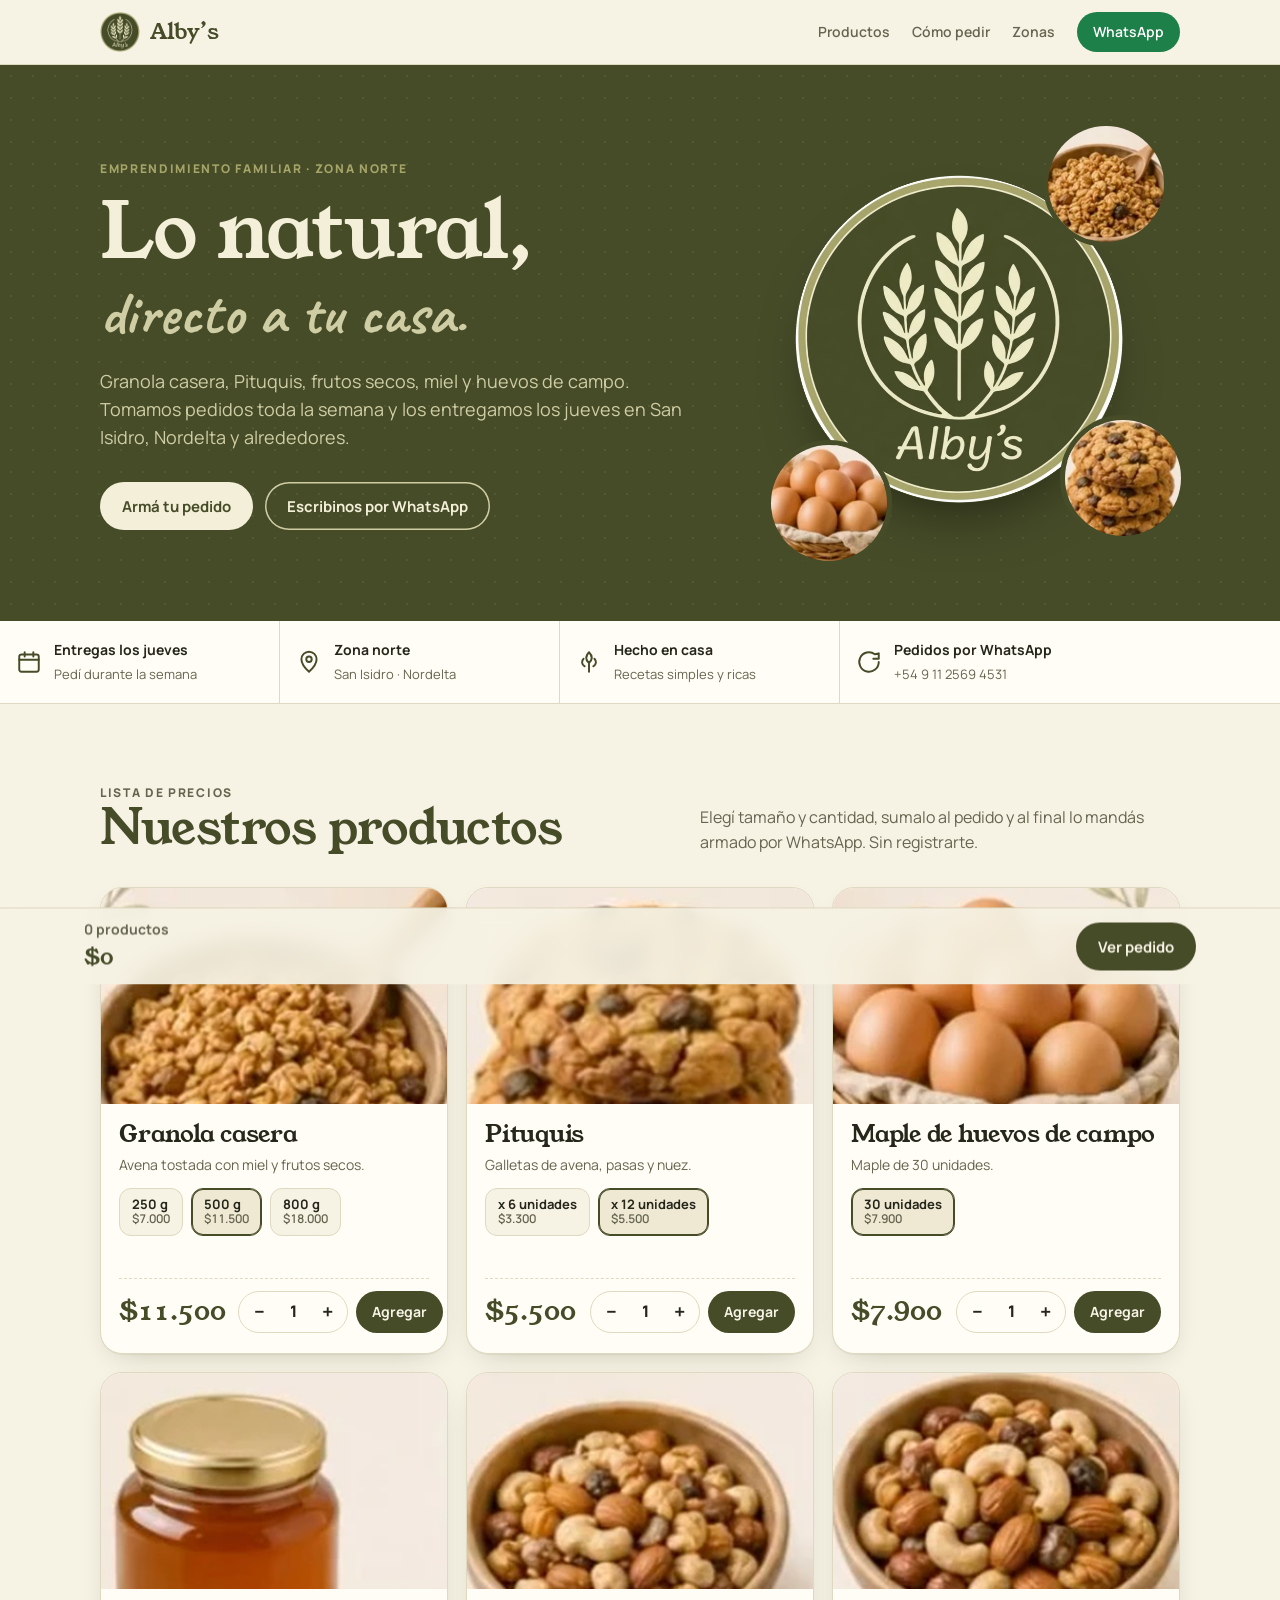
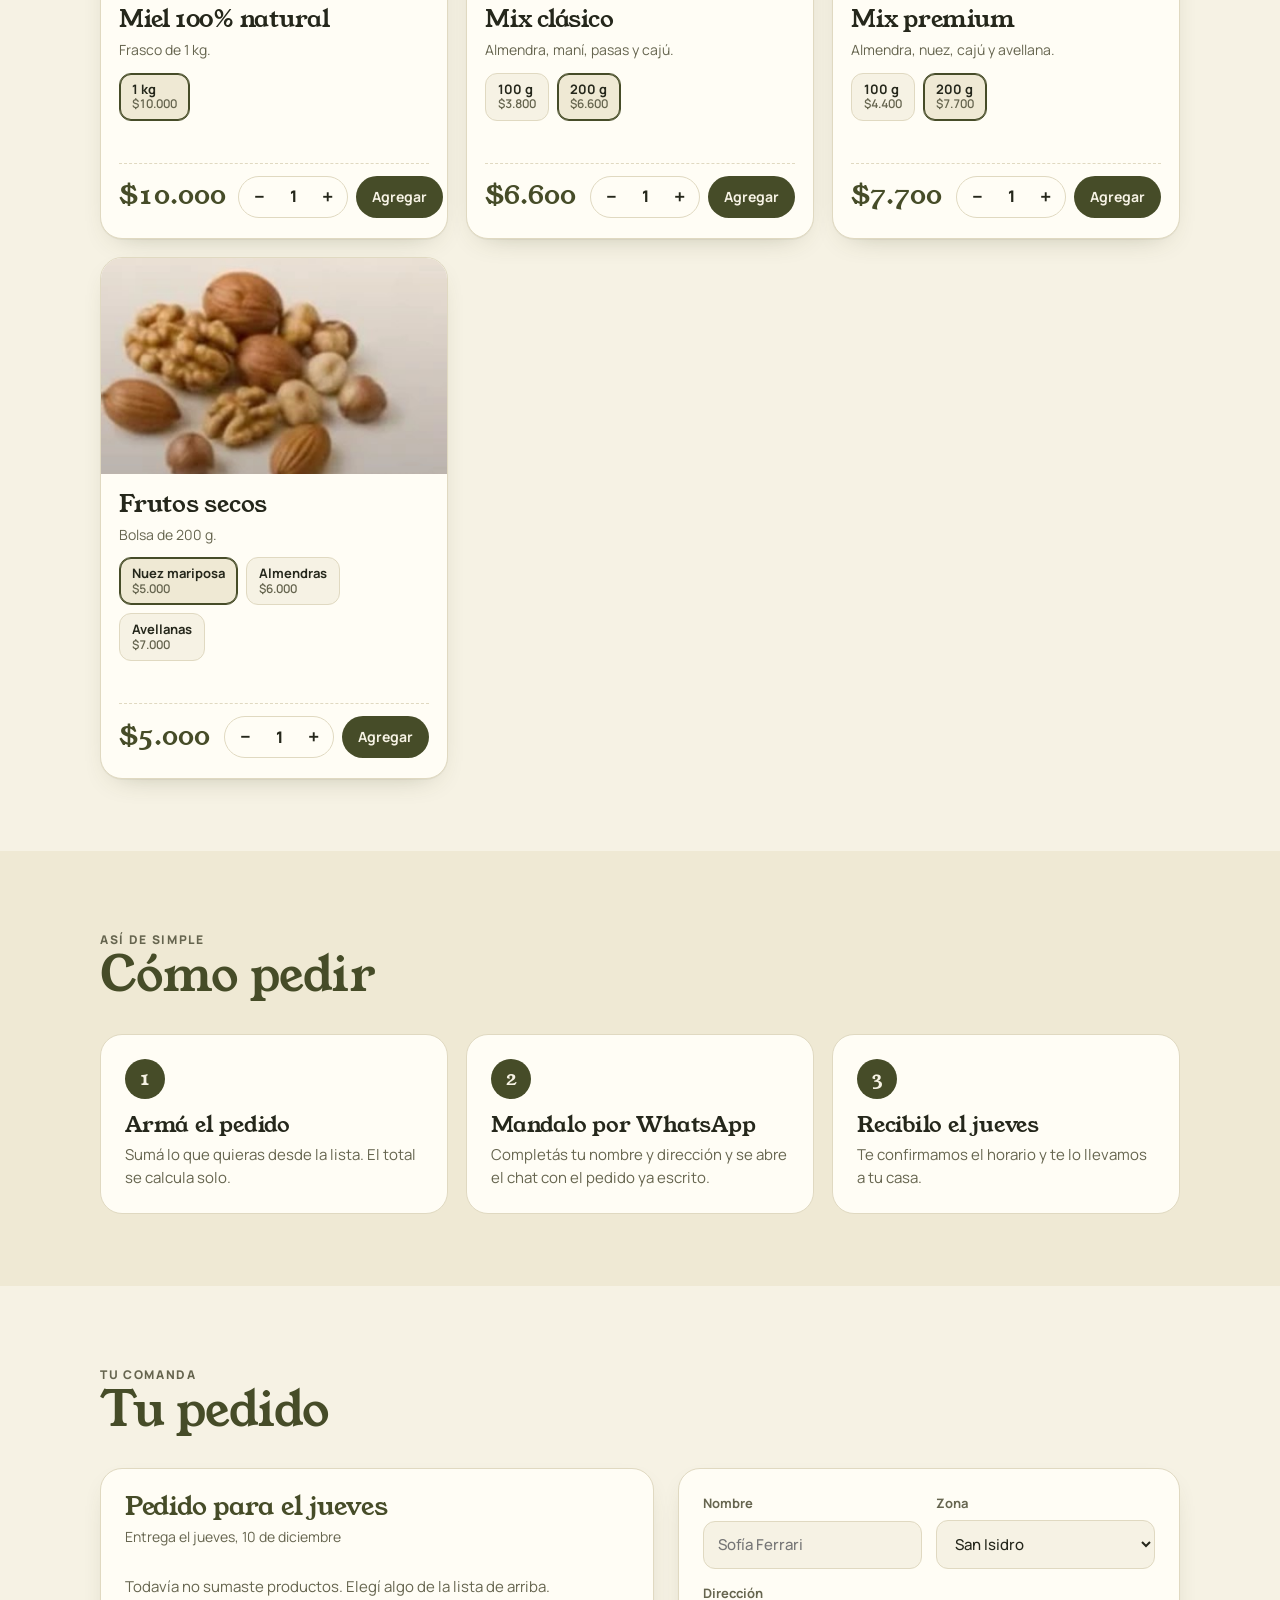
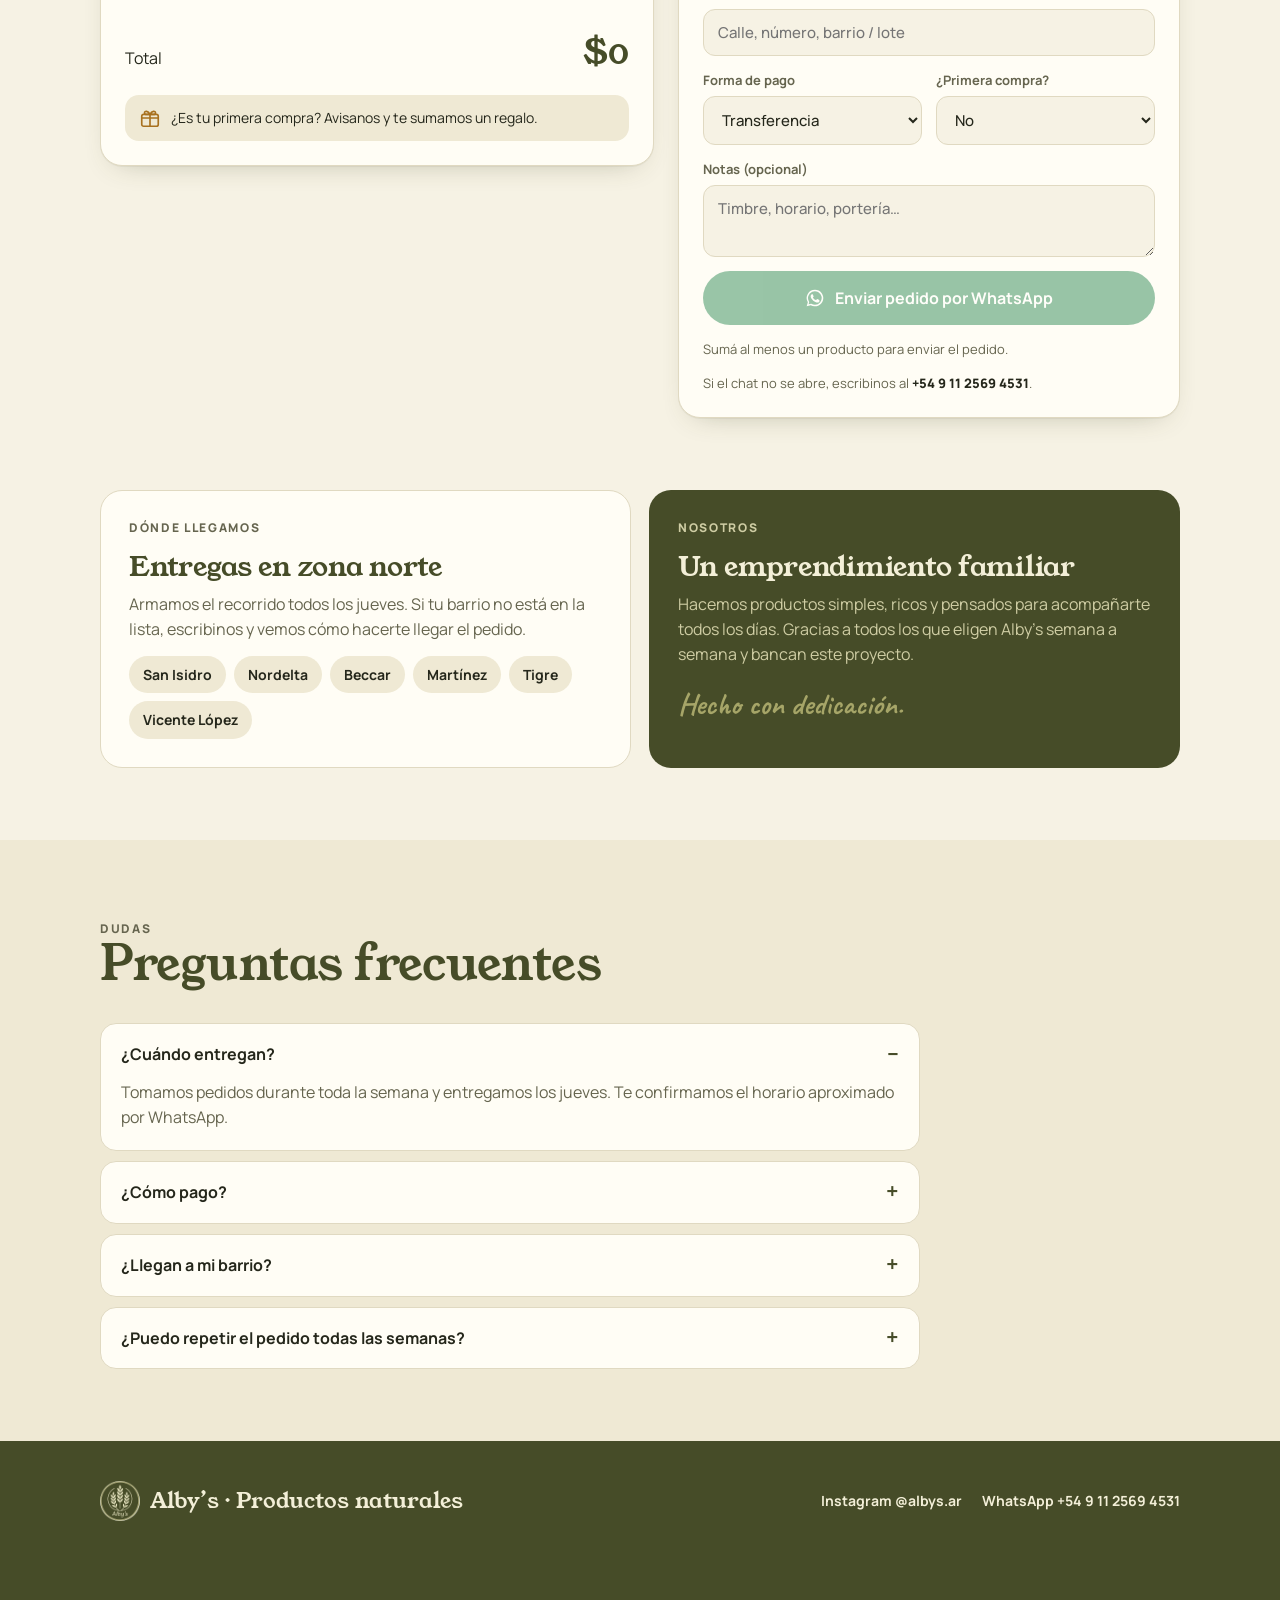
<file: landing/index.html>
<!doctype html>
<html lang="es-AR">
<head>
<meta charset="utf-8">
<meta name="viewport" content="width=device-width, initial-scale=1, viewport-fit=cover">
<title>Albys Productos Naturales</title>
<meta name="description" content="Granola casera, Pituquis, frutos secos, miel y huevos de campo. Emprendimiento familiar. Pedidos por WhatsApp y entregas los jueves en zona norte.">
<link rel="icon" href="img/logo-180.png">
<link rel="preconnect" href="https://fonts.googleapis.com">
<link rel="preconnect" href="https://fonts.gstatic.com" crossorigin>
<link rel="stylesheet" href="https://fonts.googleapis.com/css2?family=Young+Serif&family=Manrope:wght@400;500;600;700;800&family=Caveat:wght@600;700&display=swap">
<style>
/* Layout: almacén de barrio — la página es una lista de precios semanal y el carrito es la comanda que se manda por WhatsApp. */
:root {
  --paper: #F6F2E4;
  --card: #FFFDF5;
  --sunk: #EFE9D4;
  --olive: #464C28;
  --olive-soft: #5E6636;
  --wheat: #A6A568;
  --honey: #A8711F;
  --ink: #25271B;
  --muted: #66654F;
  --line: #E0D9C1;
  --btn-bg: #464C28;
  --btn-fg: #F6F2E4;
  --wa: #1D8048;
  --wa-fg: #FFFFFF;
  --hero-bg: #464C28;
  --hero-fg: #F3EFD8;
  --hero-muted: #CFCDA4;
  --shadow: 0 1px 0 rgba(70,76,40,.06), 0 10px 30px -18px rgba(70,76,40,.45);

  --f-display: "Young Serif", Georgia, "Times New Roman", serif;
  --f-body: "Manrope", system-ui, -apple-system, "Segoe UI", sans-serif;
  --f-hand: "Caveat", "Comic Sans MS", cursive;
  color-scheme: light;
}
@media (prefers-color-scheme: dark) {
  :root:not([data-theme="light"]) {
    --paper: #16180F; --card: #1F2216; --sunk: #272B1C; --olive: #C7CB8C; --olive-soft: #AEB273;
    --wheat: #8F8E57; --honey: #E0A64A; --ink: #EEEAD6; --muted: #B0AE92;
    --line: #363A28; --btn-bg: #C7CB8C; --btn-fg: #1A1D10; --wa: #2FA866; --wa-fg: #0E1A11;
    --hero-bg: #2B3018; --hero-fg: #F3EFD8; --hero-muted: #BFBD95;
    --shadow: 0 1px 0 rgba(0,0,0,.3), 0 12px 30px -16px rgba(0,0,0,.7);
    color-scheme: dark;
  }
}
:root[data-theme="dark"] {
  --paper: #16180F; --card: #1F2216; --sunk: #272B1C; --olive: #C7CB8C; --olive-soft: #AEB273;
  --wheat: #8F8E57; --honey: #E0A64A; --ink: #EEEAD6; --muted: #B0AE92;
  --line: #363A28; --btn-bg: #C7CB8C; --btn-fg: #1A1D10; --wa: #2FA866; --wa-fg: #0E1A11;
  --hero-bg: #2B3018; --hero-fg: #F3EFD8; --hero-muted: #BFBD95;
  --shadow: 0 1px 0 rgba(0,0,0,.3), 0 12px 30px -16px rgba(0,0,0,.7);
  color-scheme: dark;
}

* { box-sizing: border-box; }
html { scroll-behavior: smooth; }
@media (prefers-reduced-motion: reduce) { html { scroll-behavior: auto; } * { transition: none !important; animation: none !important; } }
body {
  margin: 0; background: var(--paper); color: var(--ink);
  font-family: var(--f-body); font-size: 16px; line-height: 1.55;
  -webkit-font-smoothing: antialiased;
}
img { max-width: 100%; display: block; }
a { color: inherit; }
:focus-visible { outline: 3px solid var(--honey); outline-offset: 2px; border-radius: 6px; }
.wrap { width: 100%; max-width: 1120px; margin-inline: auto; padding-inline: 20px; }
h1, h2, h3 { font-family: var(--f-display); font-weight: 400; line-height: 1.08; margin: 0; text-wrap: balance; letter-spacing: -0.01em; }
.eyebrow { font-size: 12px; font-weight: 800; letter-spacing: .14em; text-transform: uppercase; color: var(--honey); }
.hand { font-family: var(--f-hand); font-weight: 700; }
.num { font-variant-numeric: tabular-nums; }

/* Buttons */
.btn { display: inline-flex; align-items: center; justify-content: center; gap: 10px; min-height: 48px; padding: 0 22px; border-radius: 999px; border: 0; font: 700 15px/1 var(--f-body); text-decoration: none; cursor: pointer; transition: transform .15s ease, filter .15s ease; }
.btn:hover { transform: translateY(-1px); filter: brightness(1.05); }
.btn-main { background: var(--btn-bg); color: var(--btn-fg); }
.btn-wa { background: var(--wa); color: var(--wa-fg); }
.btn-ghost { background: transparent; color: var(--hero-fg); box-shadow: inset 0 0 0 1.5px var(--hero-muted); }
.btn svg { width: 20px; height: 20px; flex: none; }

/* Header */
.top { position: sticky; top: env(safe-area-inset-top, 0px); z-index: 20; background: color-mix(in srgb, var(--paper) 88%, transparent); backdrop-filter: blur(10px); border-bottom: 1px solid var(--line); }
.top .wrap { display: flex; align-items: center; justify-content: space-between; gap: 16px; min-height: 64px; }
.brand { display: flex; align-items: center; gap: 10px; text-decoration: none; }
.brand img { width: 40px; height: 40px; }
.brand b { font-family: var(--f-display); font-weight: 400; font-size: 22px; color: var(--olive); }
.nav { display: flex; gap: 22px; align-items: center; }
.nav a { text-decoration: none; font-weight: 600; font-size: 14px; color: var(--muted); }
.nav a:hover { color: var(--ink); }
.nav .btn { min-height: 40px; padding: 0 16px; font-size: 14px; color: var(--wa-fg); }
@media (max-width: 720px) { .nav a:not(.btn) { display: none; } }

/* Hero */
.hero { background: var(--hero-bg); color: var(--hero-fg); position: relative; overflow: hidden; }
.hero .wrap { display: grid; grid-template-columns: 1.15fr .85fr; gap: 40px; align-items: center; padding-block: 64px 72px; }
.hero h1 { font-size: clamp(42px, 6.4vw, 78px); }
.hero h1 .hand { display: block; font-size: .78em; color: var(--hero-muted); margin-top: 6px; letter-spacing: 0; }
.hero p.lead { font-size: 18px; max-width: 34em; color: var(--hero-muted); margin: 22px 0 30px; }
.hero .ctas { display: flex; flex-wrap: wrap; gap: 12px; }
.hero .eyebrow { color: var(--wheat); }
.seal { position: relative; aspect-ratio: 1; max-width: 420px; width: 100%; justify-self: center; }
.seal > img.logo { width: 78%; margin: 11%; border-radius: 50%; box-shadow: 0 30px 60px -30px rgba(0,0,0,.6); }
.seal .chip { position: absolute; width: 30%; aspect-ratio: 1; border-radius: 50%; overflow: hidden; border: 5px solid var(--hero-bg); background: #F4EFE2; }
.seal .chip img { width: 100%; height: 100%; object-fit: cover; }
.seal .c1 { top: -2%; right: 0; } .seal .c2 { bottom: 2%; right: -4%; } .seal .c3 { bottom: -4%; left: 4%; }
.wheat-bg { position: absolute; inset: 0; opacity: .07; pointer-events: none; background-image: radial-gradient(var(--hero-fg) 1px, transparent 1.4px); background-size: 22px 22px; }
@media (max-width: 860px) {
  .hero .wrap { grid-template-columns: 1fr; padding-block: 44px 56px; }
  .seal { max-width: 300px; order: -1; }
}

/* Facts strip */
.facts { border-bottom: 1px solid var(--line); background: var(--card); }
.facts ul { list-style: none; margin: 0; padding: 0; display: grid; grid-template-columns: repeat(4, 1fr); }
.facts li { padding: 18px 16px; display: flex; gap: 12px; align-items: center; border-right: 1px solid var(--line); min-width: 0; }
.facts li:last-child { border-right: 0; }
.facts svg { width: 26px; height: 26px; color: var(--olive); flex: none; }
.facts b { display: block; font-size: 14px; } .facts span { font-size: 13px; color: var(--muted); }
@media (max-width: 860px) { .facts ul { grid-template-columns: 1fr 1fr; } .facts li:nth-child(2) { border-right: 0; } .facts li:nth-child(-n+2) { border-bottom: 1px solid var(--line); } }

section.block { padding-block: 72px; }
.head { display: flex; justify-content: space-between; align-items: end; gap: 24px; flex-wrap: wrap; margin-bottom: 32px; }
.head h2 { font-size: clamp(32px, 4.4vw, 48px); color: var(--olive); }
.head p { max-width: 30em; color: var(--muted); margin: 8px 0 0; }

/* Catalog */
.grid { display: grid; grid-template-columns: repeat(auto-fill, minmax(min(100%, 300px), 1fr)); gap: 18px; }
.prod { background: var(--card); border: 1px solid var(--line); border-radius: 22px; overflow: hidden; display: flex; flex-direction: column; box-shadow: var(--shadow); min-width: 0; }
.prod .ph { background: #F4EFE2; aspect-ratio: 16 / 10; display: grid; place-items: center; overflow: hidden; }
.prod .ph img { height: 100%; width: 100%; object-fit: cover; }
.prod .bd { padding: 18px 18px 20px; display: flex; flex-direction: column; gap: 12px; flex: 1; }
.prod h3 { font-size: 24px; color: var(--ink); }
.prod .desc { font-size: 14px; color: var(--muted); margin: -6px 0 0; }
.vars { display: flex; flex-wrap: wrap; gap: 8px; }
.vars label { position: relative; }
.vars input { position: absolute; opacity: 0; inset: 0; cursor: pointer; }
.vars span { display: inline-flex; flex-direction: column; padding: 8px 12px; border-radius: 12px; border: 1.5px solid var(--line); font-size: 13px; font-weight: 700; line-height: 1.2; cursor: pointer; background: var(--paper); }
.vars span small { font-weight: 600; color: var(--muted); font-size: 12px; }
.vars input:checked + span { border-color: var(--olive); background: var(--sunk); box-shadow: inset 0 0 0 1px var(--olive); }
.vars input:focus-visible + span { outline: 3px solid var(--honey); outline-offset: 2px; }
.buy { margin-top: auto; display: flex; align-items: center; justify-content: space-between; gap: 12px; padding-top: 12px; border-top: 1px dashed var(--line); }
.price { font-family: var(--f-display); font-size: 26px; color: var(--olive); }
.step { display: inline-flex; align-items: center; border: 1.5px solid var(--line); border-radius: 999px; overflow: hidden; }
.step button { width: 40px; height: 40px; border: 0; background: transparent; color: var(--ink); font: 700 20px/1 var(--f-body); cursor: pointer; }
.step button:hover { background: var(--sunk); }
.step output { min-width: 28px; text-align: center; font-weight: 800; }
.add { min-height: 42px; padding: 0 16px; font-size: 14px; }
.in-cart { font-size: 12px; font-weight: 700; color: var(--wa); min-height: 18px; }

/* How */
.how { background: var(--sunk); }
.steps { list-style: none; margin: 0; padding: 0; display: grid; grid-template-columns: repeat(3, 1fr); gap: 18px; counter-reset: s; }
.steps li { background: var(--card); border-radius: 22px; padding: 24px; border: 1px solid var(--line); counter-increment: s; min-width: 0; }
.steps li::before { content: counter(s); display: grid; place-items: center; width: 40px; height: 40px; border-radius: 50%; background: var(--btn-bg); color: var(--btn-fg); font-family: var(--f-display); font-size: 20px; margin-bottom: 14px; }
.steps h3 { font-size: 22px; margin-bottom: 6px; }
.steps p { margin: 0; color: var(--muted); font-size: 15px; }
@media (max-width: 760px) { .steps { grid-template-columns: 1fr; } }

/* Order */
.order { display: grid; grid-template-columns: 1.05fr .95fr; gap: 24px; align-items: start; }
@media (max-width: 860px) { .order { grid-template-columns: 1fr; } }
.ticket { background: var(--card); border: 1px solid var(--line); border-radius: 22px; padding: 24px; box-shadow: var(--shadow); min-width: 0; position: relative; }
.ticket h3 { font-size: 26px; color: var(--olive); }
.ticket .sub { color: var(--muted); font-size: 14px; margin: 4px 0 16px; }
.lines { list-style: none; margin: 0; padding: 0; }
.lines li { display: grid; grid-template-columns: 1fr auto auto; gap: 12px; align-items: center; padding: 12px 0; border-bottom: 1px dashed var(--line); font-size: 15px; }
.lines li .q { font-weight: 800; color: var(--olive); }
.lines li .x { width: 30px; height: 30px; border-radius: 50%; border: 0; background: var(--sunk); color: var(--muted); cursor: pointer; font-size: 16px; }
.empty { color: var(--muted); font-size: 15px; padding: 18px 0; }
.total { display: flex; justify-content: space-between; align-items: baseline; padding-top: 16px; }
.total b { font-family: var(--f-display); font-weight: 400; font-size: 34px; color: var(--olive); }
.gift { margin-top: 16px; padding: 12px 14px; border-radius: 14px; background: var(--sunk); font-size: 14px; display: flex; gap: 10px; align-items: center; }
.gift svg { width: 22px; height: 22px; color: var(--honey); flex: none; }
form.f { display: grid; gap: 14px; }
.f .row { display: grid; grid-template-columns: 1fr 1fr; gap: 14px; }
@media (max-width: 520px) { .f .row { grid-template-columns: 1fr; } }
.f label { display: grid; gap: 6px; font-size: 13px; font-weight: 700; color: var(--muted); min-width: 0; }
.f input, .f select, .f textarea { width: 100%; font: 500 15px var(--f-body); color: var(--ink); background: var(--paper); border: 1.5px solid var(--line); border-radius: 12px; padding: 12px 14px; }
.f textarea { min-height: 72px; resize: vertical; }
.f input:focus, .f select:focus, .f textarea:focus { outline: none; border-color: var(--olive); }
.f .btn-wa { width: 100%; min-height: 54px; font-size: 16px; }
.f .btn-wa[aria-disabled="true"] { opacity: .45; pointer-events: none; }
.note { font-size: 13px; color: var(--muted); margin: 0; }
.phone { font-weight: 800; color: var(--ink); user-select: all; }

/* Zones + about */
.duo { display: grid; grid-template-columns: 1fr 1fr; gap: 18px; }
@media (max-width: 860px) { .duo { grid-template-columns: 1fr; } }
.panel { border-radius: 22px; padding: 28px; border: 1px solid var(--line); background: var(--card); min-width: 0; }
.panel h3 { font-size: 28px; color: var(--olive); margin-bottom: 10px; }
.panel p { color: var(--muted); margin: 0 0 14px; }
.zones { display: flex; flex-wrap: wrap; gap: 8px; margin-top: 6px; }
.zones span { padding: 8px 14px; border-radius: 999px; background: var(--sunk); font-weight: 700; font-size: 14px; }
.panel.dark { background: var(--hero-bg); color: var(--hero-fg); border-color: transparent; }
.panel.dark h3 { color: var(--hero-fg); }
.panel.dark p { color: var(--hero-muted); }
.panel.dark .hand { font-size: 30px; color: var(--wheat); display: block; margin-top: 8px; }

/* FAQ */
.faq { display: grid; gap: 10px; max-width: 820px; }
.faq details { background: var(--card); border: 1px solid var(--line); border-radius: 16px; padding: 4px 20px; }
.faq summary { cursor: pointer; font-weight: 700; padding: 14px 0; list-style: none; display: flex; justify-content: space-between; gap: 16px; }
.faq summary::after { content: "+"; font-size: 22px; line-height: 1; color: var(--olive); }
.faq details[open] summary::after { content: "–"; }
.faq p { margin: 0 0 16px; color: var(--muted); }

footer { background: var(--hero-bg); color: var(--hero-muted); padding-block: 40px 110px; font-size: 14px; }
footer .wrap { display: flex; flex-wrap: wrap; justify-content: space-between; gap: 24px; align-items: center; }
footer a { color: var(--hero-fg); font-weight: 700; text-decoration: none; }
footer .brand b { color: var(--hero-fg); }
footer .links { display: flex; gap: 20px; flex-wrap: wrap; }

/* Sticky cart bar */
.bar { position: fixed; left: 0; right: 0; bottom: 0; z-index: 30; padding: 10px 16px calc(10px + env(safe-area-inset-bottom, 0px)); background: color-mix(in srgb, var(--paper) 92%, transparent); backdrop-filter: blur(10px); border-top: 1px solid var(--line); transform: translateY(110%); transition: transform .25s ease; }
.bar.on { transform: none; }
.bar .wrap { display: flex; align-items: center; justify-content: space-between; gap: 12px; padding-inline: 4px; }
.bar .sum { font-weight: 700; font-size: 14px; color: var(--muted); }
.bar .sum b { display: block; font-family: var(--f-display); font-weight: 400; font-size: 22px; color: var(--olive); }
</style>
</head>
<body>

<header class="top">
  <div class="wrap">
    <a class="brand" href="#inicio"><img src="img/logo-180.png" alt="" width="40" height="40"><b>Alby’s</b></a>
    <nav class="nav" aria-label="Secciones">
      <a href="#productos">Productos</a>
      <a href="#como">Cómo pedir</a>
      <a href="#zonas">Zonas</a>
      <a class="btn btn-wa" href="https://wa.me/5491125694531" target="_blank" rel="noopener">WhatsApp</a>
    </nav>
  </div>
</header>

<main id="inicio">
  <section class="hero">
    <div class="wheat-bg" aria-hidden="true"></div>
    <div class="wrap">
      <div>
        <p class="eyebrow">Emprendimiento familiar · Zona norte</p>
        <h1>Lo natural,<span class="hand">directo a tu casa.</span></h1>
        <p class="lead">Granola casera, Pituquis, frutos secos, miel y huevos de campo. Tomamos pedidos toda la semana y los entregamos los jueves en San Isidro, Nordelta y alrededores.</p>
        <div class="ctas">
          <a class="btn btn-main" href="#productos" style="background:var(--hero-fg);color:var(--hero-bg)">Armá tu pedido</a>
          <a class="btn btn-ghost" href="https://wa.me/5491125694531" target="_blank" rel="noopener">Escribinos por WhatsApp</a>
        </div>
      </div>
      <div class="seal" aria-hidden="true">
        <img class="logo" src="img/logo.png" alt="">
        <div class="chip c1"><img src="img/p-granola.jpg" alt=""></div>
        <div class="chip c2"><img src="img/p-pituquis.jpg" alt=""></div>
        <div class="chip c3"><img src="img/p-huevos.jpg" alt=""></div>
      </div>
    </div>
  </section>

  <div class="facts">
    <ul class="wrap">
      <li><svg viewBox="0 0 24 24" fill="none" stroke="currentColor" stroke-width="1.8" stroke-linecap="round" stroke-linejoin="round"><rect x="3" y="5" width="18" height="16" rx="2"/><path d="M3 10h18M8 3v4M16 3v4"/></svg><div><b>Entregas los jueves</b><span>Pedí durante la semana</span></div></li>
      <li><svg viewBox="0 0 24 24" fill="none" stroke="currentColor" stroke-width="1.8" stroke-linecap="round" stroke-linejoin="round"><path d="M12 21s-7-6.2-7-11.5A7 7 0 0 1 19 9.5C19 14.8 12 21 12 21z"/><circle cx="12" cy="9.5" r="2.5"/></svg><div><b>Zona norte</b><span>San Isidro · Nordelta</span></div></li>
      <li><svg viewBox="0 0 24 24" fill="none" stroke="currentColor" stroke-width="1.8" stroke-linecap="round" stroke-linejoin="round"><path d="M12 3c3 3 4 6 0 10-4-4-3-7 0-10zM12 13v8M7 9c-2 2-2 5 1 7M17 9c2 2 2 5-1 7"/></svg><div><b>Hecho en casa</b><span>Recetas simples y ricas</span></div></li>
      <li><svg viewBox="0 0 24 24" fill="none" stroke="currentColor" stroke-width="1.8" stroke-linecap="round" stroke-linejoin="round"><path d="M21 12a9 9 0 1 1-3.6-7.2L21 4v5h-5"/></svg><div><b>Pedidos por WhatsApp</b><span>+54 9 11 2569 4531</span></div></li>
    </ul>
  </div>

  <section class="block" id="productos">
    <div class="wrap">
      <div class="head">
        <div>
          <p class="eyebrow">Lista de precios</p>
          <h2>Nuestros productos</h2>
        </div>
        <p>Elegí tamaño y cantidad, sumalo al pedido y al final lo mandás armado por WhatsApp. Sin registrarte.</p>
      </div>
      <div class="grid" id="catalog"></div>
    </div>
  </section>

  <section class="block how" id="como">
    <div class="wrap">
      <div class="head">
        <div>
          <p class="eyebrow">Así de simple</p>
          <h2>Cómo pedir</h2>
        </div>
      </div>
      <ol class="steps">
        <li><h3>Armá el pedido</h3><p>Sumá lo que quieras desde la lista. El total se calcula solo.</p></li>
        <li><h3>Mandalo por WhatsApp</h3><p>Completás tu nombre y dirección y se abre el chat con el pedido ya escrito.</p></li>
        <li><h3>Recibilo el jueves</h3><p>Te confirmamos el horario y te lo llevamos a tu casa.</p></li>
      </ol>
    </div>
  </section>

  <section class="block" id="pedido">
    <div class="wrap">
      <div class="head">
        <div>
          <p class="eyebrow">Tu comanda</p>
          <h2>Tu pedido</h2>
        </div>
      </div>
      <div class="order">
        <div class="ticket">
          <h3>Pedido para el jueves</h3>
          <p class="sub" id="deliveryDate">Entrega el próximo jueves</p>
          <ul class="lines" id="lines"></ul>
          <div class="total"><span>Total</span><b class="num" id="total">$0</b></div>
          <div class="gift"><svg viewBox="0 0 24 24" fill="none" stroke="currentColor" stroke-width="1.8" stroke-linecap="round" stroke-linejoin="round"><rect x="3" y="8" width="18" height="13" rx="2"/><path d="M12 8v13M3 12h18M12 8c-2-4-6-4-6-1.5S9 8 12 8zm0 0c2-4 6-4 6-1.5S15 8 12 8z"/></svg><span>¿Es tu primera compra? Avisanos y te sumamos un regalo.</span></div>
        </div>
        <form class="ticket f" id="orderForm" novalidate>
          <div class="row">
            <label for="nombre">Nombre<input id="nombre" name="nombre" autocomplete="name" placeholder="Sofía Ferrari"></label>
            <label for="zona">Zona
              <select id="zona" name="zona">
                <option>San Isidro</option><option>Nordelta</option><option>Beccar</option><option>Martínez</option><option>Tigre</option><option>Vicente López</option><option>Otra (consultar)</option>
              </select>
            </label>
          </div>
          <label for="direccion">Dirección<input id="direccion" name="direccion" autocomplete="street-address" placeholder="Calle, número, barrio / lote"></label>
          <div class="row">
            <label for="pago">Forma de pago
              <select id="pago" name="pago"><option>Transferencia</option><option>Efectivo</option></select>
            </label>
            <label for="primera">¿Primera compra?
              <select id="primera" name="primera"><option>No</option><option>Sí</option></select>
            </label>
          </div>
          <label for="notas">Notas (opcional)<textarea id="notas" name="notas" placeholder="Timbre, horario, portería…"></textarea></label>
          <a class="btn btn-wa" id="send" href="https://wa.me/5491125694531" target="_blank" rel="noopener" aria-disabled="true">
            <svg viewBox="0 0 24 24" fill="currentColor" aria-hidden="true"><path d="M12 2a10 10 0 0 0-8.6 15.1L2 22l5-1.3A10 10 0 1 0 12 2zm0 18.2c-1.6 0-3.1-.4-4.4-1.2l-.3-.2-3 .8.8-2.9-.2-.3A8.2 8.2 0 1 1 12 20.2zm4.5-6.1c-.2-.1-1.5-.7-1.7-.8s-.4-.1-.6.1-.7.8-.8 1-.3.2-.5.1a6.7 6.7 0 0 1-3.3-2.9c-.3-.4.2-.4.7-1.4.1-.2 0-.3 0-.4l-.8-1.8c-.2-.5-.4-.4-.6-.4h-.5a1 1 0 0 0-.7.3 3 3 0 0 0-.9 2.2 5.2 5.2 0 0 0 1.1 2.7 11.8 11.8 0 0 0 4.5 4c1.7.7 2.3.8 3.2.6.5-.1 1.5-.6 1.7-1.2s.2-1.1.1-1.2-.2-.1-.4-.2z"/></svg>
            Enviar pedido por WhatsApp
          </a>
          <p class="note" id="sendNote">Sumá al menos un producto para enviar el pedido.</p>
          <p class="note">Si el chat no se abre, escribinos al <span class="phone">+54 9 11 2569 4531</span>.</p>
        </form>
      </div>
    </div>
  </section>

  <section class="block" id="zonas" style="padding-top:0">
    <div class="wrap duo">
      <div class="panel">
        <p class="eyebrow">Dónde llegamos</p>
        <h3>Entregas en zona norte</h3>
        <p>Armamos el recorrido todos los jueves. Si tu barrio no está en la lista, escribinos y vemos cómo hacerte llegar el pedido.</p>
        <div class="zones"><span>San Isidro</span><span>Nordelta</span><span>Beccar</span><span>Martínez</span><span>Tigre</span><span>Vicente López</span></div>
      </div>
      <div class="panel dark">
        <p class="eyebrow">Nosotros</p>
        <h3>Un emprendimiento familiar</h3>
        <p>Hacemos productos simples, ricos y pensados para acompañarte todos los días. Gracias a todos los que eligen Alby’s semana a semana y bancan este proyecto.</p>
        <span class="hand">Hecho con dedicación.</span>
      </div>
    </div>
  </section>

  <section class="block how" id="faq">
    <div class="wrap">
      <div class="head"><div><p class="eyebrow">Dudas</p><h2>Preguntas frecuentes</h2></div></div>
      <div class="faq">
        <details open><summary>¿Cuándo entregan?</summary><p>Tomamos pedidos durante toda la semana y entregamos los jueves. Te confirmamos el horario aproximado por WhatsApp.</p></details>
        <details><summary>¿Cómo pago?</summary><p>Por transferencia o en efectivo al recibir. Elegís la opción en el pedido.</p></details>
        <details><summary>¿Llegan a mi barrio?</summary><p>Repartimos en zona norte: San Isidro, Nordelta y alrededores. Si no ves tu zona, consultanos.</p></details>
        <details><summary>¿Puedo repetir el pedido todas las semanas?</summary><p>Sí. Escribinos y te lo dejamos agendado para cada jueves.</p></details>
      </div>
    </div>
  </section>
</main>

<footer>
  <div class="wrap">
    <a class="brand" href="#inicio"><img src="img/logo-180.png" alt="" width="40" height="40"><b>Alby’s · Productos naturales</b></a>
    <div class="links">
      <a href="https://www.instagram.com/albys.ar/" target="_blank" rel="noopener">Instagram @albys.ar</a>
      <a href="https://wa.me/5491125694531" target="_blank" rel="noopener">WhatsApp +54 9 11 2569 4531</a>
    </div>
  </div>
</footer>

<div class="bar" id="bar" aria-live="polite">
  <div class="wrap">
    <div class="sum"><span id="barCount">0 productos</span><b class="num" id="barTotal">$0</b></div>
    <a class="btn btn-main" href="#pedido">Ver pedido</a>
  </div>
</div>

<script>
const WA = '5491125694531';
const PRODUCTS = [
  { id: 'granola', name: 'Granola casera', desc: 'Avena tostada con miel y frutos secos.', img: 'img/p-granola.jpg',
    vars: [['250 g', 7000], ['500 g', 11500], ['800 g', 18000]], def: 1 },
  { id: 'pituquis', name: 'Pituquis', desc: 'Galletas de avena, pasas y nuez.', img: 'img/p-pituquis.jpg',
    vars: [['x 6 unidades', 3300], ['x 12 unidades', 5500]], def: 1 },
  { id: 'huevos', name: 'Maple de huevos de campo', desc: 'Maple de 30 unidades.', img: 'img/p-huevos.jpg',
    vars: [['30 unidades', 7900]], def: 0 },
  { id: 'miel', name: 'Miel 100% natural', desc: 'Frasco de 1 kg.', img: 'img/p-miel.jpg',
    vars: [['1 kg', 10000]], def: 0 },
  { id: 'mixc', name: 'Mix clásico', desc: 'Almendra, maní, pasas y cajú.', img: 'img/p-mix-clasico.jpg',
    vars: [['100 g', 3800], ['200 g', 6600]], def: 1 },
  { id: 'mixp', name: 'Mix premium', desc: 'Almendra, nuez, cajú y avellana.', img: 'img/p-mix-premium.jpg',
    vars: [['100 g', 4400], ['200 g', 7700]], def: 1 },
  { id: 'frutos', name: 'Frutos secos', desc: 'Bolsa de 200 g.', img: 'img/p-frutos-secos.jpg',
    vars: [['Nuez mariposa', 5000], ['Almendras', 6000], ['Avellanas', 7000]], def: 0 },
];
const fmt = (n) => '$' + n.toLocaleString('es-AR');
const $ = (s, el = document) => el.querySelector(s);

let cart = {};
try { cart = JSON.parse(localStorage.getItem('albys_cart') || '{}') || {}; } catch (e) { cart = {}; }
const save = () => { try { localStorage.setItem('albys_cart', JSON.stringify(cart)); } catch (e) {} };

function nextThursday() {
  const d = new Date(); const add = (4 - d.getDay() + 7) % 7 || 7; d.setDate(d.getDate() + add);
  return d.toLocaleDateString('es-AR', { weekday: 'long', day: 'numeric', month: 'long' });
}
$('#deliveryDate').textContent = 'Entrega el ' + nextThursday();

function renderCatalog() {
  const root = $('#catalog');
  root.innerHTML = PRODUCTS.map((p) => `
    <article class="prod" data-id="${p.id}">
      <div class="ph"><img src="${p.img}" alt="${p.name}" loading="lazy"></div>
      <div class="bd">
        <h3>${p.name}</h3>
        <p class="desc">${p.desc}</p>
        <div class="vars" role="radiogroup" aria-label="Tamaño de ${p.name}">
          ${p.vars.map(([label, price], i) => `
            <label><input type="radio" id="v-${p.id}-${i}" name="v-${p.id}" value="${i}" ${i === p.def ? 'checked' : ''}>
            <span>${label}<small class="num">${fmt(price)}</small></span></label>`).join('')}
        </div>
        <div class="in-cart" data-incart></div>
        <div class="buy">
          <span class="price num" data-price>${fmt(p.vars[p.def][1])}</span>
          <div style="display:flex;gap:8px;align-items:center">
            <div class="step"><button type="button" data-minus aria-label="Menos">−</button><output data-qty>1</output><button type="button" data-plus aria-label="Más">+</button></div>
            <button type="button" class="btn btn-main add" data-add>Agregar</button>
          </div>
        </div>
      </div>
    </article>`).join('');

  root.querySelectorAll('.prod').forEach((card) => {
    const p = PRODUCTS.find((x) => x.id === card.dataset.id);
    const qtyEl = $('[data-qty]', card);
    const v = () => +$('input:checked', card).value;
    card.addEventListener('change', () => { $('[data-price]', card).textContent = fmt(p.vars[v()][1] * +qtyEl.textContent); });
    $('[data-minus]', card).onclick = () => { qtyEl.textContent = Math.max(1, +qtyEl.textContent - 1); card.dispatchEvent(new Event('change')); };
    $('[data-plus]', card).onclick = () => { qtyEl.textContent = Math.min(20, +qtyEl.textContent + 1); card.dispatchEvent(new Event('change')); };
    $('[data-add]', card).onclick = (e) => {
      const key = p.id + ':' + v();
      cart[key] = (cart[key] || 0) + +qtyEl.textContent;
      qtyEl.textContent = 1; card.dispatchEvent(new Event('change'));
      const btn = e.currentTarget; btn.textContent = 'Sumado ✓';
      setTimeout(() => { btn.textContent = 'Agregar'; }, 1200);
      save(); renderCart();
    };
  });
}

function cartLines() {
  return Object.entries(cart).filter(([, q]) => q > 0).map(([key, q]) => {
    const [id, vi] = key.split(':'); const p = PRODUCTS.find((x) => x.id === id);
    if (!p || !p.vars[vi]) return null;
    const [label, price] = p.vars[vi];
    const name = p.vars.length > 1 ? `${p.name} ${label}` : `${p.name} (${label})`;
    return { key, id, q, name, sub: q * price };
  }).filter(Boolean);
}

function buildMessage(lines, total) {
  const f = (id) => $('#' + id).value.trim();
  const out = ['Hola Alby’s! Quiero hacer un pedido para el jueves:', ''];
  lines.forEach((l) => out.push(`• ${l.q} × ${l.name} — ${fmt(l.sub)}`));
  out.push('', `Total: ${fmt(total)}`, '');
  if (f('nombre')) out.push(`Nombre: ${f('nombre')}`);
  out.push(`Zona: ${f('zona')}`);
  if (f('direccion')) out.push(`Dirección: ${f('direccion')}`);
  out.push(`Pago: ${f('pago')}`);
  if (f('primera') === 'Sí') out.push('Es mi primera compra (vi la web)');
  if (f('notas')) out.push(`Notas: ${f('notas')}`);
  return out.join('\n');
}

function renderCart() {
  const lines = cartLines();
  const total = lines.reduce((a, l) => a + l.sub, 0);
  const count = lines.reduce((a, l) => a + l.q, 0);
  $('#lines').innerHTML = lines.length
    ? lines.map((l) => `<li><span><span class="q">${l.q}×</span> ${l.name}</span><span class="num">${fmt(l.sub)}</span><button type="button" class="x" data-del="${l.key}" aria-label="Quitar ${l.name}">×</button></li>`).join('')
    : '<li class="empty" style="display:block;border:0">Todavía no sumaste productos. Elegí algo de la lista de arriba.</li>';
  $('#lines').querySelectorAll('[data-del]').forEach((b) => b.onclick = () => { delete cart[b.dataset.del]; save(); renderCart(); });
  $('#total').textContent = fmt(total);
  $('#barTotal').textContent = fmt(total);
  $('#barCount').textContent = count === 1 ? '1 producto' : `${count} productos`;
  $('#bar').classList.toggle('on', count > 0);
  document.querySelectorAll('.prod').forEach((card) => {
    const n = lines.filter((l) => l.id === card.dataset.id).reduce((a, l) => a + l.q, 0);
    $('[data-incart]', card).textContent = n ? `${n} en tu pedido` : '';
  });
  const send = $('#send');
  send.setAttribute('aria-disabled', lines.length ? 'false' : 'true');
  send.href = `https://wa.me/${WA}?text=${encodeURIComponent(buildMessage(lines, total))}`;
  $('#sendNote').textContent = lines.length ? 'Se abre WhatsApp con el pedido escrito. Solo tenés que tocar enviar.' : 'Sumá al menos un producto para enviar el pedido.';
}

$('#orderForm').addEventListener('input', renderCart);
$('#orderForm').addEventListener('submit', (e) => e.preventDefault());
renderCatalog();
renderCart();
</script>
</body>
</html>
</file>
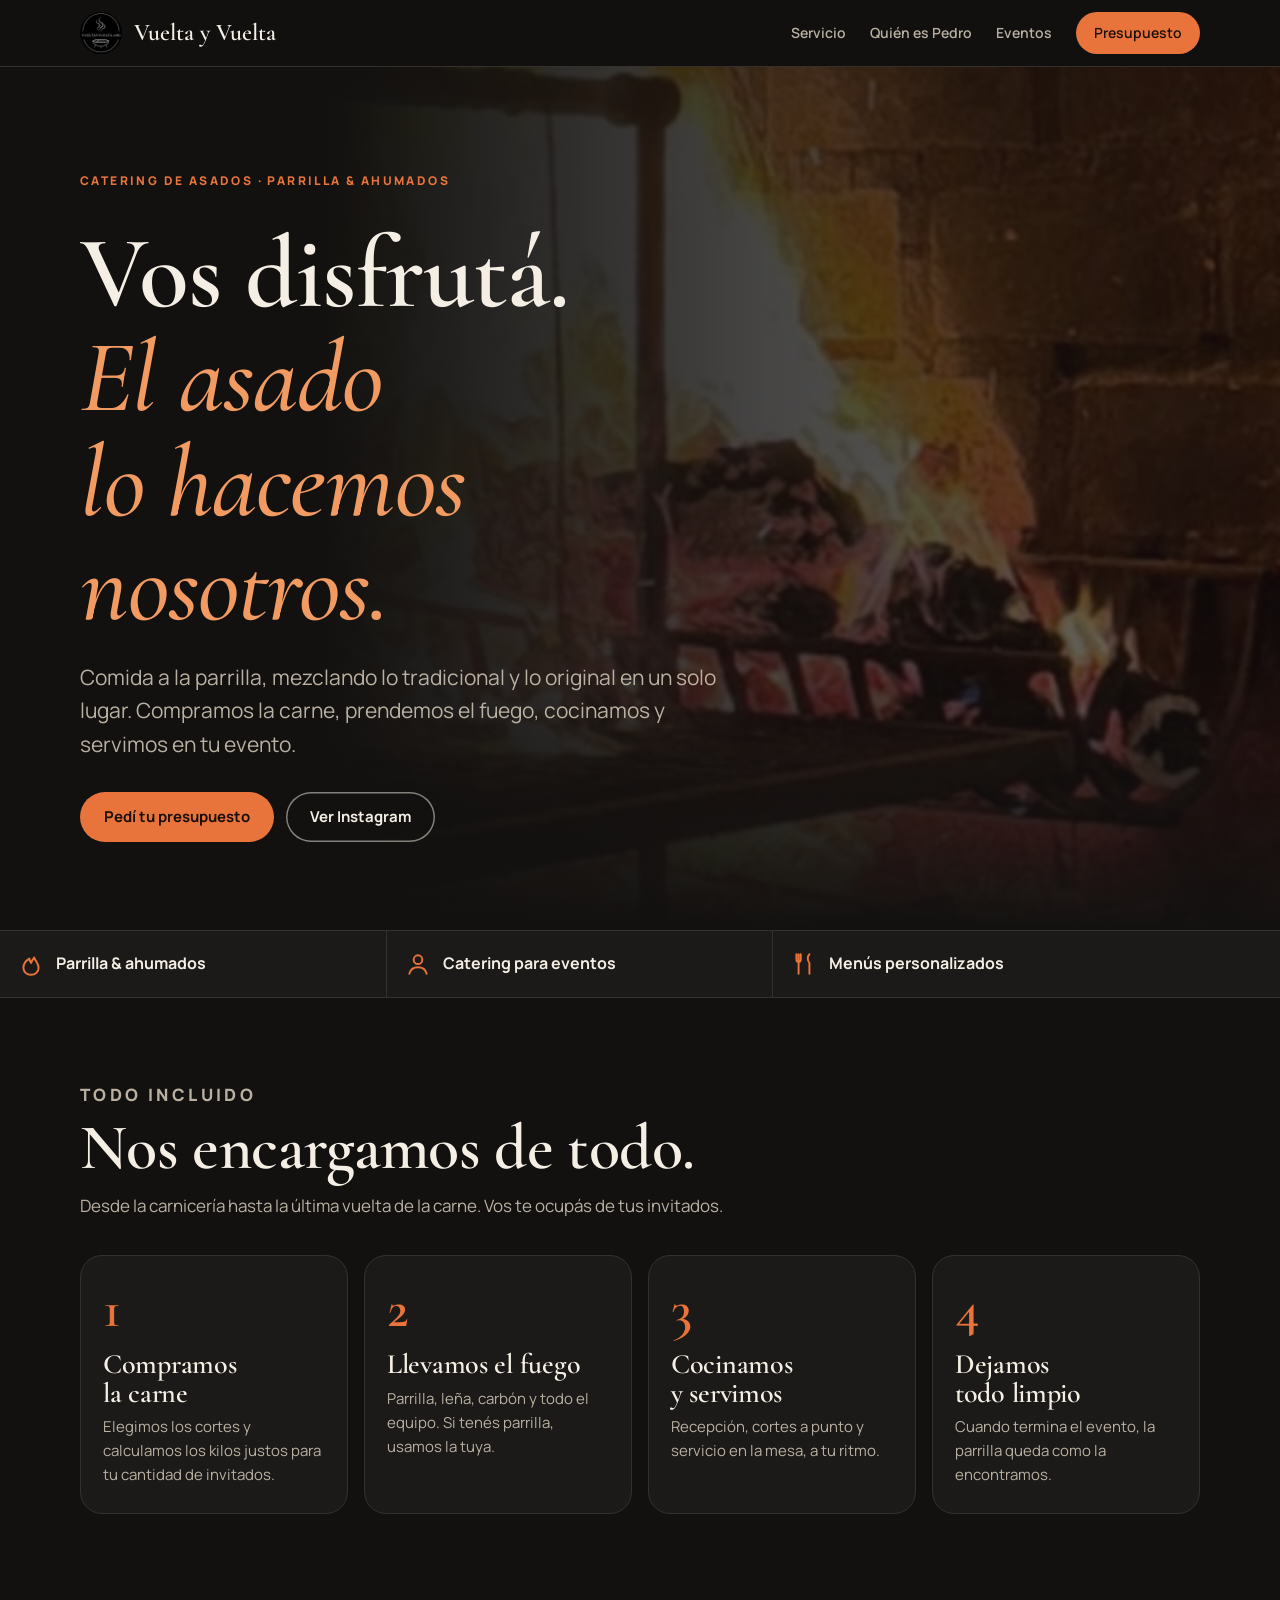
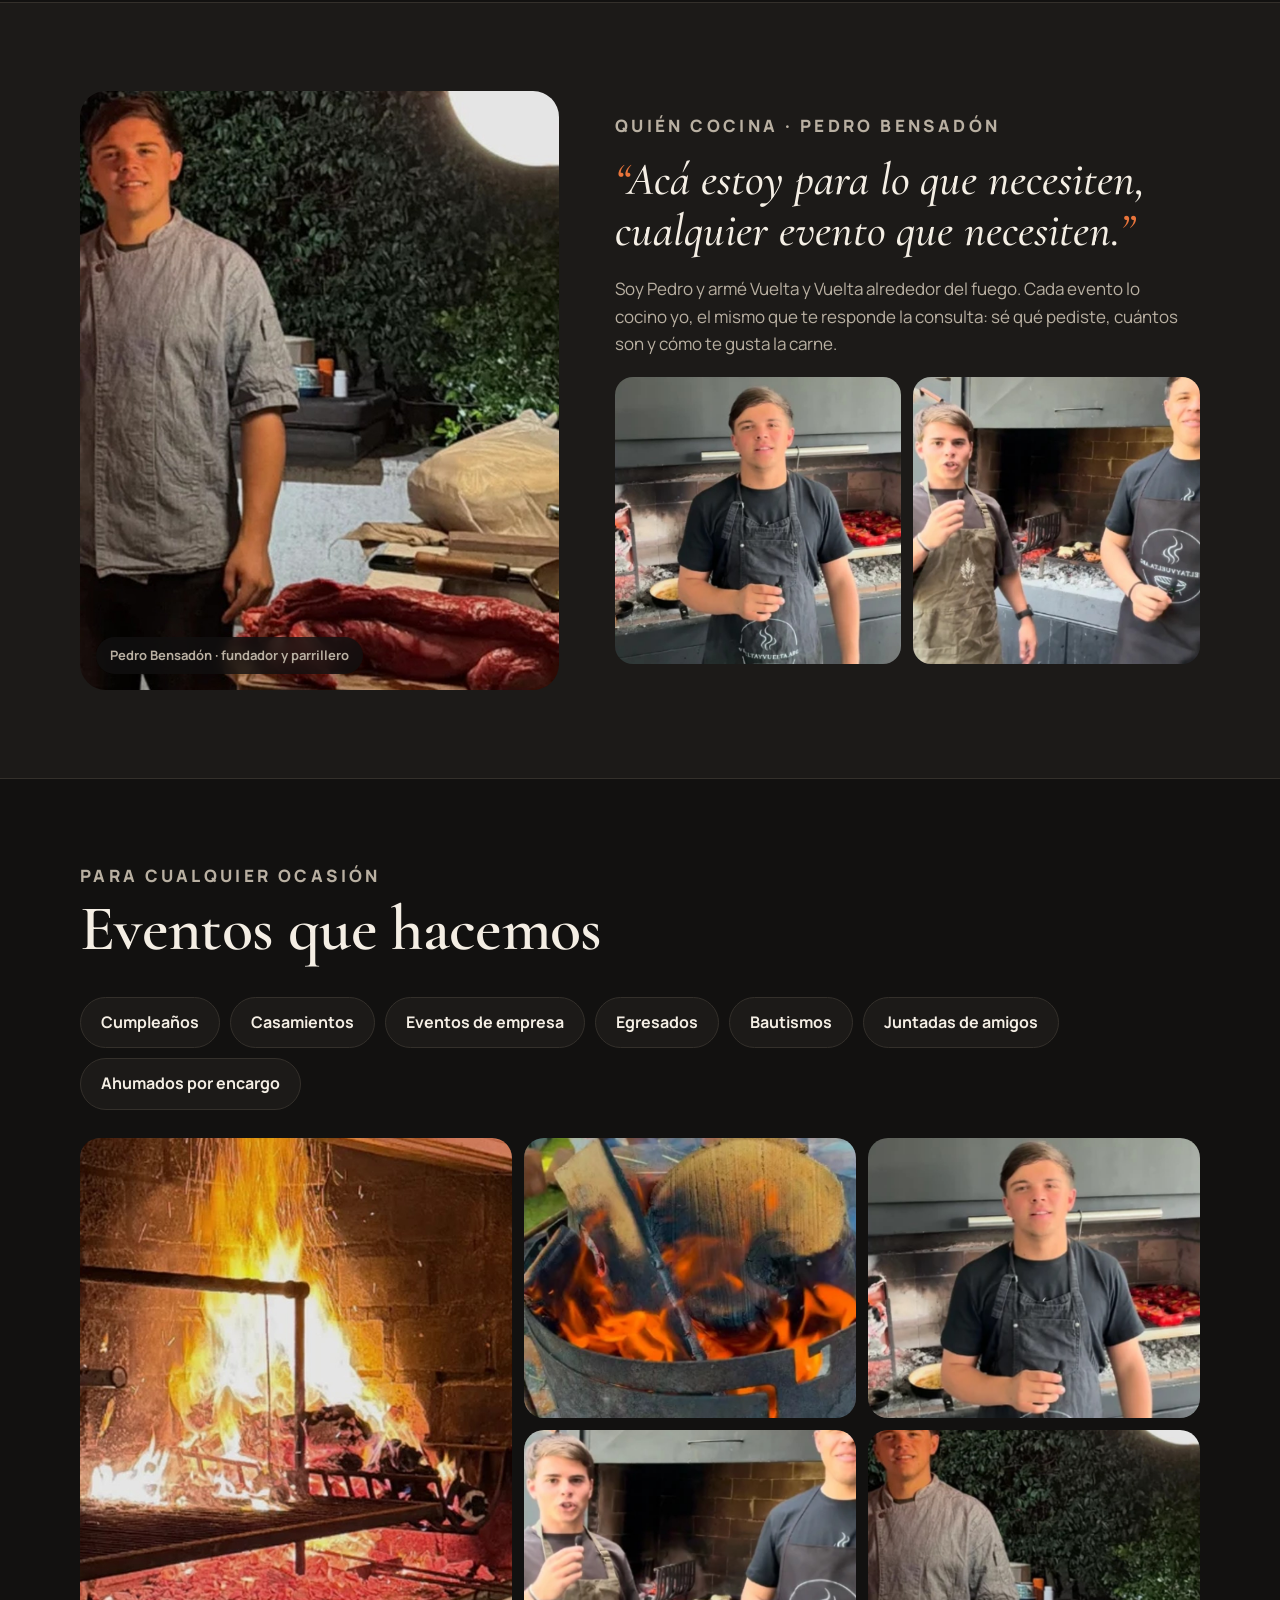
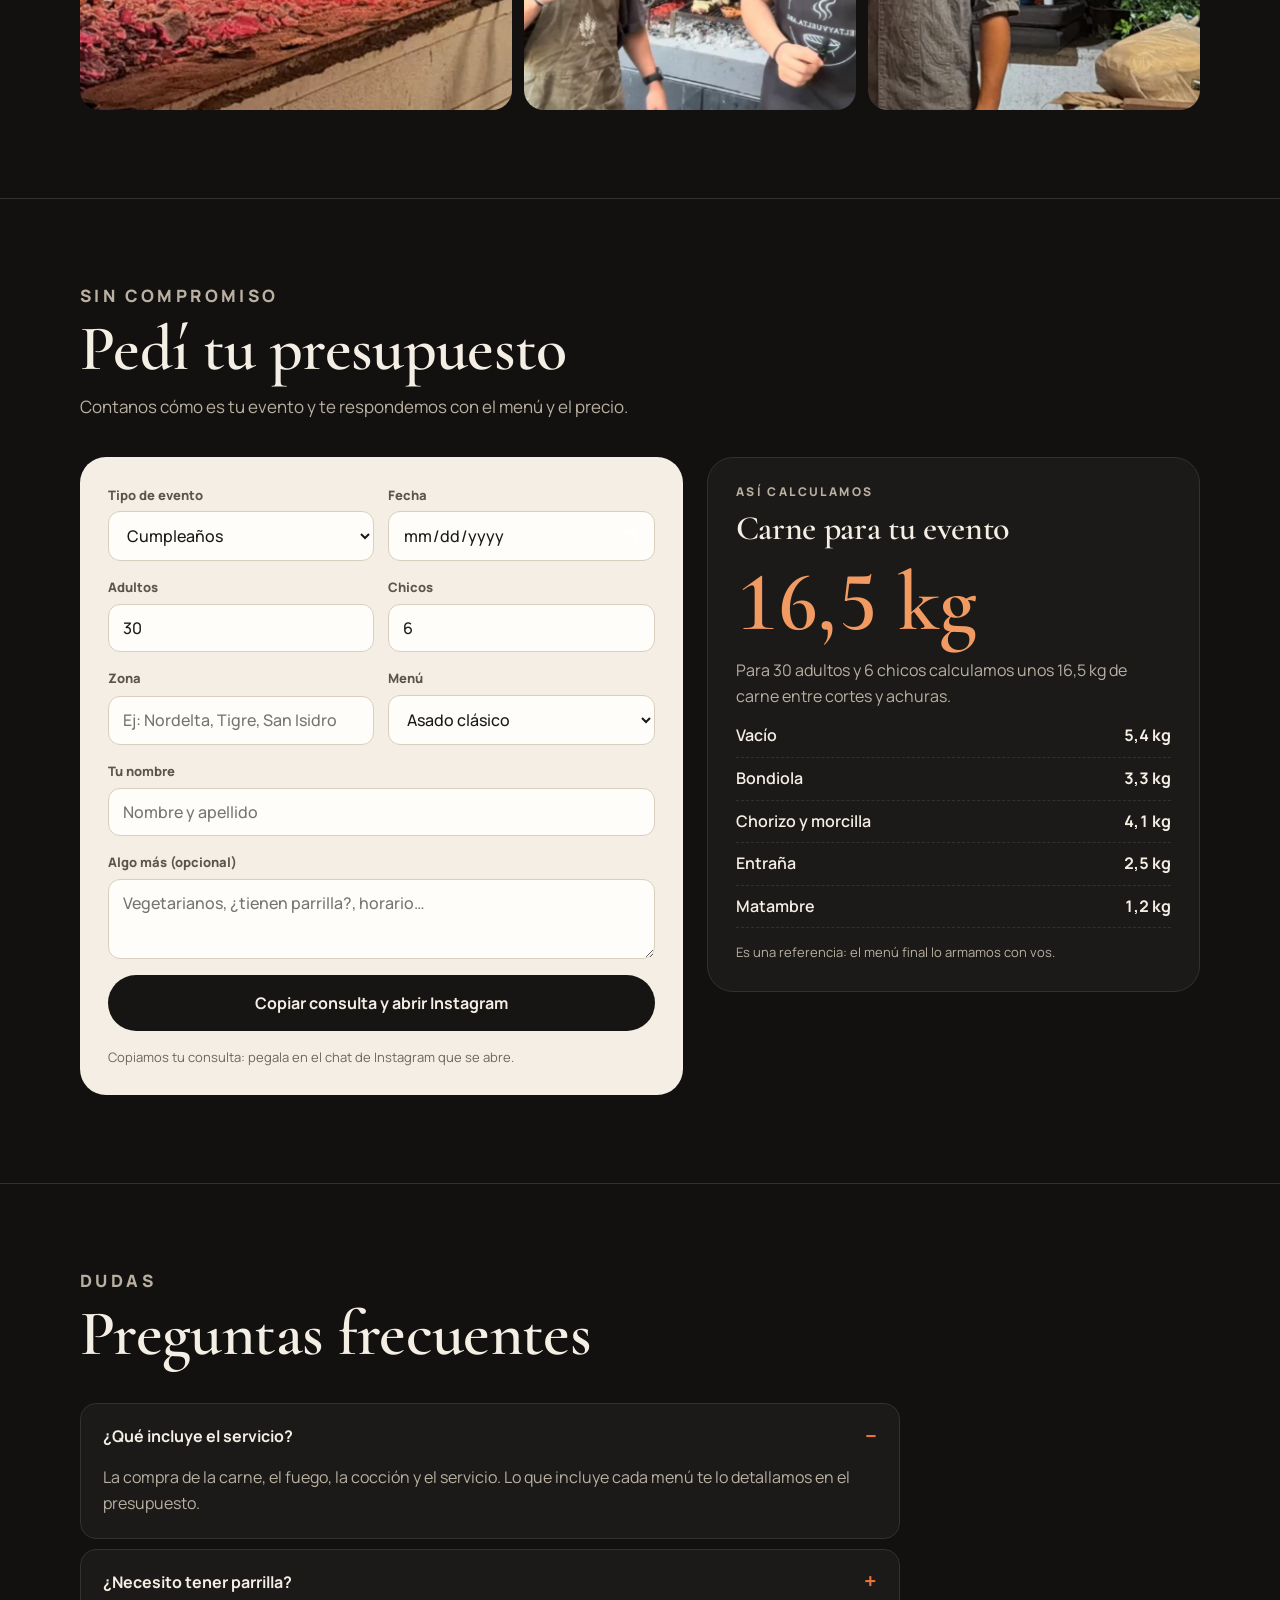
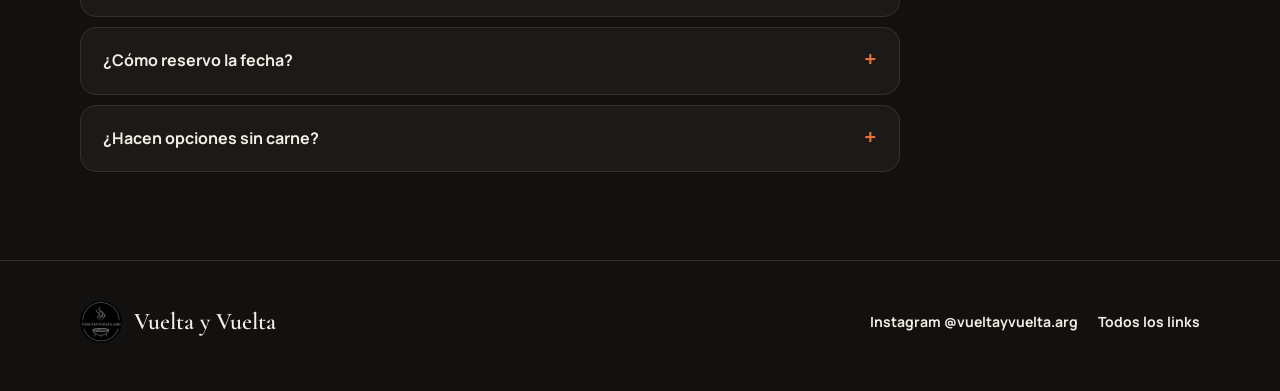
<file: vueltayvuelta/landing/index.html>
<!doctype html>
<html lang="es-AR">
<head>
<meta charset="utf-8">
<meta name="viewport" content="width=device-width, initial-scale=1, viewport-fit=cover">
<title>Vuelta y Vuelta · Asados para eventos</title>
<meta name="description" content="Catering de asados para eventos. Compramos la carne, prendemos el fuego, cocinamos y servimos. Vos solo disfrutás.">
<link rel="icon" href="img/logo-180.png">
<link rel="preconnect" href="https://fonts.googleapis.com">
<link rel="preconnect" href="https://fonts.gstatic.com" crossorigin>
<link rel="stylesheet" href="https://fonts.googleapis.com/css2?family=Cormorant+Garamond:ital,wght@0,500;0,600;0,700;1,500;1,600&family=Manrope:wght@400;500;600;700;800&display=swap">
<style>
/* Layout: una noche de asado — negro carbón, luz de brasa y la persona que cocina en el centro de la página. */
:root {
  --coal: #121110; --coal-2: #1C1A18; --coal-3: #262320;
  --bone: #F4EEE4; --ash: #B9B0A2; --smoke: #8C8477; --line: #34302B;
  --ember: #E8743B; --ember-2: #F19A62; --ember-ink: #1A0F08;
  --wa: #25A55F;
  --f-d: "Cormorant Garamond", Georgia, "Times New Roman", serif;
  --f-b: "Manrope", system-ui, -apple-system, "Segoe UI", sans-serif;
  color-scheme: dark;
}
* { box-sizing: border-box; }
html { scroll-behavior: smooth; }
@media (prefers-reduced-motion: reduce) { html { scroll-behavior: auto; } * { transition: none !important; } }
body { margin: 0; background: var(--coal); color: var(--bone); font: 400 16px/1.6 var(--f-b); -webkit-font-smoothing: antialiased; }
img { max-width: 100%; display: block; }
a { color: inherit; }
:focus-visible { outline: 3px solid var(--ember); outline-offset: 3px; border-radius: 6px; }
.wrap { width: 100%; max-width: 1160px; margin-inline: auto; padding-inline: 20px; }
h1, h2, h3 { font-family: var(--f-d); font-weight: 600; line-height: 1.02; margin: 0; letter-spacing: -0.01em; text-wrap: balance; }
.eyebrow { font: 800 12px/1 var(--f-b); letter-spacing: .2em; text-transform: uppercase; color: var(--ember); }
.btn { display: inline-flex; align-items: center; justify-content: center; gap: 10px; min-height: 50px; padding: 0 24px; border-radius: 999px; border: 0; font: 700 15px/1 var(--f-b); text-decoration: none; cursor: pointer; transition: transform .15s ease, background .15s ease; }
.btn:hover { transform: translateY(-1px); }
.btn-fire { background: var(--ember); color: var(--ember-ink); }
.btn-fire:hover { background: var(--ember-2); }
.btn-line { background: transparent; color: var(--bone); box-shadow: inset 0 0 0 1.5px rgba(244,238,228,.5); }
.btn svg { width: 20px; height: 20px; }

/* Header */
.top { position: sticky; top: env(safe-area-inset-top, 0px); z-index: 20; background: rgba(18,17,16,.85); backdrop-filter: blur(10px); border-bottom: 1px solid var(--line); }
.top .wrap { display: flex; align-items: center; justify-content: space-between; gap: 16px; min-height: 66px; }
.brand { display: flex; align-items: center; gap: 12px; text-decoration: none; }
.brand img { width: 42px; height: 42px; border-radius: 50%; }
.brand b { font-family: var(--f-d); font-size: 24px; font-weight: 600; }
.nav { display: flex; gap: 24px; align-items: center; }
.nav a { text-decoration: none; color: var(--ash); font-weight: 600; font-size: 14px; }
.nav a:hover { color: var(--bone); }
.nav .btn { min-height: 42px; padding: 0 18px; font-size: 14px; color: var(--ember-ink); }
@media (max-width: 760px) { .nav a:not(.btn) { display: none; } }

/* Hero */
.hero { position: relative; overflow: hidden; }
.hero::before { content: ""; position: absolute; inset: 0; background: url(img/fuego.jpg) left center / cover no-repeat; opacity: .55; }
.hero::after { content: ""; position: absolute; inset: 0; background: linear-gradient(90deg, var(--coal) 25%, rgba(18,17,16,.55) 60%, rgba(18,17,16,.2)), linear-gradient(0deg, var(--coal), transparent 30%); }
.hero .wrap { position: relative; z-index: 1; padding-block: 96px 88px; display: grid; gap: 22px; max-width: 1160px; }
.hero h1 { font-size: clamp(50px, 8vw, 104px); max-width: 11ch; }
.hero h1 em { font-style: italic; color: var(--ember-2); font-weight: 500; }
.hero p.lead { font-size: clamp(18px, 2.2vw, 21px); color: var(--ash); max-width: 32em; margin: 0; }
.hero .ctas { display: flex; flex-wrap: wrap; gap: 12px; margin-top: 8px; }

.tags { border-block: 1px solid var(--line); background: var(--coal-2); }
.tags ul { list-style: none; margin: 0; padding: 0; display: grid; grid-template-columns: repeat(3, 1fr); }
.tags li { padding: 20px 18px; display: flex; align-items: center; gap: 12px; font-weight: 700; border-right: 1px solid var(--line); min-width: 0; }
.tags li:last-child { border-right: 0; }
.tags svg { width: 26px; height: 26px; color: var(--ember); flex: none; }
@media (max-width: 760px) { .tags ul { grid-template-columns: 1fr; } .tags li { border-right: 0; border-bottom: 1px solid var(--line); } .tags li:last-child { border-bottom: 0; } }

section.block { padding-block: 88px; }
.head { display: grid; gap: 12px; margin-bottom: 36px; max-width: 760px; }
.head h2 { font-size: clamp(38px, 5.4vw, 64px); }
.head p { color: var(--ash); margin: 0; font-size: 17px; }

/* Todo incluido */
.steps { list-style: none; margin: 0; padding: 0; display: grid; grid-template-columns: repeat(4, 1fr); gap: 16px; counter-reset: s; }
.steps li { counter-increment: s; background: var(--coal-2); border: 1px solid var(--line); border-radius: 22px; padding: 26px 22px; min-width: 0; }
.steps li::before { content: counter(s); font-family: var(--f-d); font-size: 54px; font-weight: 600; color: var(--ember); line-height: 1; display: block; margin-bottom: 14px; }
.steps h3 { font-size: 28px; margin-bottom: 8px; }
.steps p { margin: 0; color: var(--ash); font-size: 15px; }
@media (max-width: 960px) { .steps { grid-template-columns: 1fr 1fr; } }
@media (max-width: 560px) { .steps { grid-template-columns: 1fr; } }

/* Quién cocina */
.chef { background: var(--coal-2); border-block: 1px solid var(--line); }
.chef .wrap { display: grid; grid-template-columns: .9fr 1.1fr; gap: 56px; align-items: center; }
.chef figure { margin: 0; position: relative; }
.chef figure img { width: 100%; aspect-ratio: 4 / 5; object-fit: cover; object-position: center 20%; border-radius: 26px; }
.chef figure figcaption { position: absolute; left: 16px; bottom: 16px; background: rgba(18,17,16,.82); backdrop-filter: blur(6px); padding: 8px 14px; border-radius: 999px; font-size: 13px; font-weight: 700; color: var(--ash); }
.chef blockquote { margin: 0; font-family: var(--f-d); font-style: italic; font-weight: 500; font-size: clamp(30px, 4vw, 46px); line-height: 1.1; color: var(--bone); }
.chef blockquote::before { content: "“"; color: var(--ember); }
.chef blockquote::after { content: "”"; color: var(--ember); }
.chef .txt { display: grid; gap: 20px; }
.chef .txt p { margin: 0; color: var(--ash); font-size: 17px; max-width: 34em; }
.chef .mini { display: grid; grid-template-columns: 1fr 1fr; gap: 12px; }
.chef .mini img { width: 100%; aspect-ratio: 1; object-fit: cover; border-radius: 18px; }
@media (max-width: 860px) { .chef .wrap { grid-template-columns: 1fr; gap: 32px; } .chef figure { max-width: 460px; } }

/* Eventos */
.events { display: flex; flex-wrap: wrap; gap: 10px; }
.events span { padding: 12px 20px; border-radius: 999px; border: 1px solid var(--line); background: var(--coal-2); font-weight: 700; }

/* Galería */
.gal { display: grid; grid-template-columns: 1.3fr 1fr 1fr; grid-template-rows: 280px 280px; gap: 12px; }
.gal img { width: 100%; height: 100%; object-fit: cover; border-radius: 20px; }
.gal img:first-child { grid-row: span 2; }
@media (max-width: 760px) { .gal { grid-template-columns: 1fr 1fr; grid-template-rows: 300px 200px 200px; } .gal img:first-child { grid-column: span 2; grid-row: auto; } }

/* Presupuesto */
.quote { display: grid; grid-template-columns: 1.1fr .9fr; gap: 24px; align-items: start; }
@media (max-width: 900px) { .quote { grid-template-columns: 1fr; } }
form.f { background: var(--bone); color: #1B1916; border-radius: 26px; padding: 28px; display: grid; gap: 16px; min-width: 0; }
.f .row { display: grid; grid-template-columns: 1fr 1fr; gap: 14px; }
@media (max-width: 520px) { .f .row { grid-template-columns: 1fr; } form.f { padding: 20px; } }
.f label { display: grid; gap: 6px; font-size: 13px; font-weight: 800; color: #5C554B; min-width: 0; }
.f input, .f select, .f textarea { width: 100%; font: 500 16px var(--f-b); color: #1B1916; background: #FFFDF9; border: 1.5px solid #D9CFBF; border-radius: 12px; padding: 12px 14px; }
.f textarea { min-height: 80px; resize: vertical; }
.f input:focus, .f select:focus, .f textarea:focus { outline: none; border-color: #C4521F; }
.f .send { width: 100%; min-height: 56px; font-size: 16px; background: #171513; color: var(--bone); }
.f .note { font-size: 13px; color: #6E665B; margin: 0; }
.calc { background: var(--coal-2); border: 1px solid var(--line); border-radius: 26px; padding: 28px; display: grid; gap: 14px; min-width: 0; }
.calc h3 { font-size: 34px; }
.calc .big { font-family: var(--f-d); font-size: clamp(56px, 8vw, 84px); font-weight: 600; color: var(--ember-2); line-height: 1; font-variant-numeric: lining-nums tabular-nums; }
.calc p { margin: 0; color: var(--ash); }
.calc ul { margin: 0; padding: 0; list-style: none; display: grid; gap: 8px; }
.calc li { display: flex; justify-content: space-between; border-bottom: 1px dashed var(--line); padding-bottom: 8px; font-weight: 600; }
.calc li b { font-variant-numeric: tabular-nums; }

/* FAQ */
.faq { display: grid; gap: 10px; max-width: 820px; }
.faq details { background: var(--coal-2); border: 1px solid var(--line); border-radius: 16px; padding: 4px 22px; }
.faq summary { cursor: pointer; font-weight: 700; padding: 16px 0; list-style: none; display: flex; justify-content: space-between; gap: 16px; }
.faq summary::after { content: "+"; color: var(--ember); font-size: 22px; line-height: 1; }
.faq details[open] summary::after { content: "–"; }
.faq p { margin: 0 0 18px; color: var(--ash); }

footer { border-top: 1px solid var(--line); padding-block: 40px 48px; color: var(--smoke); font-size: 14px; }
footer .wrap { display: flex; flex-wrap: wrap; justify-content: space-between; gap: 24px; align-items: center; }
footer .links { display: flex; gap: 20px; flex-wrap: wrap; }
footer a { color: var(--bone); font-weight: 700; text-decoration: none; }
</style>
</head>
<body>

<header class="top">
  <div class="wrap">
    <a class="brand" href="#inicio"><img src="img/logo-180.png" alt="" width="42" height="42"><b>Vuelta y Vuelta</b></a>
    <nav class="nav" aria-label="Secciones">
      <a href="#servicio">Servicio</a>
      <a href="#quien">Quién es Pedro</a>
      <a href="#eventos">Eventos</a>
      <a class="btn btn-fire" href="#presupuesto">Presupuesto</a>
    </nav>
  </div>
</header>

<main id="inicio">
  <section class="hero">
    <div class="wrap">
      <p class="eyebrow">Catering de asados · Parrilla &amp; ahumados</p>
      <h1>Vos disfrutá. <em>El asado lo hacemos nosotros.</em></h1>
      <p class="lead">Comida a la parrilla, mezclando lo tradicional y lo original en un solo lugar. Compramos la carne, prendemos el fuego, cocinamos y servimos en tu evento.</p>
      <div class="ctas">
        <a class="btn btn-fire" href="#presupuesto">Pedí tu presupuesto</a>
        <a class="btn btn-line" href="https://www.instagram.com/vueltayvuelta.arg/" target="_blank" rel="noopener">Ver Instagram</a>
      </div>
    </div>
  </section>

  <div class="tags">
    <ul class="wrap">
      <li><svg viewBox="0 0 24 24" fill="none" stroke="currentColor" stroke-width="1.8" stroke-linecap="round" stroke-linejoin="round"><path d="M12 22c4 0 7-2.7 7-6.5 0-4-3-6-4-9.5-1.5 2-2.5 3-3 5-1-1.5-1.5-2.5-1.5-4C7 9 5 12 5 15.5 5 19.3 8 22 12 22z"/></svg>Parrilla &amp; ahumados</li>
      <li><svg viewBox="0 0 24 24" fill="none" stroke="currentColor" stroke-width="1.8" stroke-linecap="round" stroke-linejoin="round"><circle cx="12" cy="8" r="4"/><path d="M4 21c1-4 4.5-6 8-6s7 2 8 6"/></svg>Catering para eventos</li>
      <li><svg viewBox="0 0 24 24" fill="none" stroke="currentColor" stroke-width="1.8" stroke-linecap="round" stroke-linejoin="round"><path d="M7 3v8M5 3v5a2 2 0 0 0 4 0V3M7 11v10M17 3c-2 2-2 6 0 8v10"/></svg>Menús personalizados</li>
    </ul>
  </div>

  <section class="block" id="servicio">
    <div class="wrap">
      <div class="head">
        <p class="eyebrow">Todo incluido</p>
        <h2>Nos encargamos de todo.</h2>
        <p>Desde la carnicería hasta la última vuelta de la carne. Vos te ocupás de tus invitados.</p>
      </div>
      <ol class="steps">
        <li><h3>Compramos la carne</h3><p>Elegimos los cortes y calculamos los kilos justos para tu cantidad de invitados.</p></li>
        <li><h3>Llevamos el fuego</h3><p>Parrilla, leña, carbón y todo el equipo. Si tenés parrilla, usamos la tuya.</p></li>
        <li><h3>Cocinamos y servimos</h3><p>Recepción, cortes a punto y servicio en la mesa, a tu ritmo.</p></li>
        <li><h3>Dejamos todo limpio</h3><p>Cuando termina el evento, la parrilla queda como la encontramos.</p></li>
      </ol>
    </div>
  </section>

  <section class="block chef" id="quien">
    <div class="wrap">
      <figure><img src="img/creador.jpg" alt="Pedro Bensadón junto a la parrilla"><figcaption>Pedro Bensadón · fundador y parrillero</figcaption></figure>
      <div class="txt">
        <p class="eyebrow">Quién cocina · Pedro Bensadón</p>
        <blockquote>Acá estoy para lo que necesiten, cualquier evento que necesiten.</blockquote>
        <p>Soy Pedro y armé Vuelta y Vuelta alrededor del fuego. Cada evento lo cocino yo, el mismo que te responde la consulta: sé qué pediste, cuántos son y cómo te gusta la carne.</p>
        <div class="mini"><img src="img/parrilla-chef.jpg" alt="Cocinando en la parrilla"><img src="img/duo.jpg" alt="El equipo de Vuelta y Vuelta"></div>
      </div>
    </div>
  </section>

  <section class="block" id="eventos">
    <div class="wrap">
      <div class="head">
        <p class="eyebrow">Para cualquier ocasión</p>
        <h2>Eventos que hacemos</h2>
      </div>
      <div class="events"><span>Cumpleaños</span><span>Casamientos</span><span>Eventos de empresa</span><span>Egresados</span><span>Bautismos</span><span>Juntadas de amigos</span><span>Ahumados por encargo</span></div>
      <div class="gal" style="margin-top:28px">
        <img src="img/fuego.jpg" alt="Fuego encendido en la parrilla">
        <img src="img/fogonero.jpg" alt="Fogonero con brasas">
        <img src="img/parrilla-chef.jpg" alt="Parrilla con cortes" style="object-position:center 35%">
        <img src="img/duo.jpg" alt="El equipo en la parrilla">
        <img src="img/creador.jpg" alt="El parrillero" style="object-position:center 25%">
      </div>
    </div>
  </section>

  <section class="block chef" id="presupuesto" style="background:var(--coal)">
    <div class="wrap" style="display:block">
      <div class="head">
        <p class="eyebrow">Sin compromiso</p>
        <h2>Pedí tu presupuesto</h2>
        <p>Contanos cómo es tu evento y te respondemos con el menú y el precio.</p>
      </div>
      <div class="quote">
        <form class="f" id="qf" novalidate>
          <div class="row">
            <label for="tipo">Tipo de evento
              <select id="tipo"><option>Cumpleaños</option><option>Casamiento</option><option>Evento de empresa</option><option>Egresados</option><option>Bautismo</option><option>Otro</option></select>
            </label>
            <label for="fecha">Fecha<input id="fecha" type="date"></label>
          </div>
          <div class="row">
            <label for="adultos">Adultos<input id="adultos" type="number" min="1" value="30" inputmode="numeric"></label>
            <label for="chicos">Chicos<input id="chicos" type="number" min="0" value="6" inputmode="numeric"></label>
          </div>
          <div class="row">
            <label for="zona">Zona<input id="zona" placeholder="Ej: Nordelta, Tigre, San Isidro"></label>
            <label for="menu">Menú
              <select id="menu"><option>Asado clásico</option><option>Asado + ahumados</option><option>Quiero algo personalizado</option></select>
            </label>
          </div>
          <label for="nombre">Tu nombre<input id="nombre" autocomplete="name" placeholder="Nombre y apellido"></label>
          <label for="notas">Algo más (opcional)<textarea id="notas" placeholder="Vegetarianos, ¿tienen parrilla?, horario…"></textarea></label>
          <a class="btn send" id="send" href="#" target="_blank" rel="noopener">Enviar consulta</a>
          <p class="note" id="sendNote"></p>
        </form>
        <aside class="calc" aria-live="polite">
          <p class="eyebrow">Así calculamos</p>
          <h3>Carne para tu evento</h3>
          <div class="big" id="kg">16,5 kg</div>
          <p id="kgTxt">Para 30 adultos y 6 chicos calculamos unos 16,5 kg de carne entre cortes y achuras.</p>
          <ul id="cuts"></ul>
          <p style="font-size:13px">Es una referencia: el menú final lo armamos con vos.</p>
        </aside>
      </div>
    </div>
  </section>

  <section class="block" id="faq">
    <div class="wrap">
      <div class="head"><p class="eyebrow">Dudas</p><h2>Preguntas frecuentes</h2></div>
      <div class="faq">
        <details open><summary>¿Qué incluye el servicio?</summary><p>La compra de la carne, el fuego, la cocción y el servicio. Lo que incluye cada menú te lo detallamos en el presupuesto.</p></details>
        <details><summary>¿Necesito tener parrilla?</summary><p>No. Si tenés, la usamos; si no, llevamos la nuestra.</p></details>
        <details><summary>¿Cómo reservo la fecha?</summary><p>Con el presupuesto aceptado y una seña. Te pasamos los datos por WhatsApp.</p></details>
        <details><summary>¿Hacen opciones sin carne?</summary><p>Sí. Avisanos cuántos invitados son vegetarianos y lo sumamos al menú.</p></details>
      </div>
    </div>
  </section>
</main>

<footer>
  <div class="wrap">
    <a class="brand" href="#inicio"><img src="img/logo-180.png" alt="" width="42" height="42"><b>Vuelta y Vuelta</b></a>
    <div class="links">
      <a href="https://www.instagram.com/vueltayvuelta.arg/" target="_blank" rel="noopener">Instagram @vueltayvuelta.arg</a>
      <a href="https://msha.ke/vueltayvuelta.arg" target="_blank" rel="noopener">Todos los links</a>
    </div>
  </div>
</footer>

<script>
// Número de WhatsApp con código de país, sin espacios (ej: 5491112345678). Mientras esté vacío, la consulta se manda por Instagram.
const WA = '';
const IG = 'vueltayvuelta.arg';
const $ = (id) => document.getElementById(id);
const fmtKg = (n) => n.toLocaleString('es-AR', { minimumFractionDigits: 1, maximumFractionDigits: 1 }) + ' kg';
const SPLIT = [['Vacío', .33], ['Bondiola', .2], ['Chorizo y morcilla', .25], ['Entraña', .15], ['Matambre', .07]];

function update() {
  const a = Math.max(0, +$('adultos').value || 0), c = Math.max(0, +$('chicos').value || 0);
  const kg = a * 0.5 + c * 0.25;
  $('kg').textContent = fmtKg(kg);
  $('kgTxt').textContent = `Para ${a} adultos${c ? ` y ${c} chicos` : ''} calculamos unos ${fmtKg(kg)} de carne entre cortes y achuras.`;
  $('cuts').innerHTML = SPLIT.map(([n, p]) => `<li><span>${n}</span><b>${fmtKg(kg * p)}</b></li>`).join('');
  const f = $('fecha').value ? new Date($('fecha').value + 'T12:00').toLocaleDateString('es-AR', { weekday: 'long', day: 'numeric', month: 'long' }) : 'a definir';
  const msg = [
    'Hola Vuelta y Vuelta! Quiero pedir un presupuesto:', '',
    `• Evento: ${$('tipo').value}`, `• Fecha: ${f}`, `• Invitados: ${a} adultos${c ? ` y ${c} chicos` : ''}`,
    `• Zona: ${$('zona').value.trim() || 'a definir'}`, `• Menú: ${$('menu').value}`,
  ];
  if ($('notas').value.trim()) msg.push(`• Notas: ${$('notas').value.trim()}`);
  if ($('nombre').value.trim()) msg.push('', `Soy ${$('nombre').value.trim()}.`);
  const text = msg.join('\n');
  const send = $('send');
  if (WA) {
    send.href = `https://wa.me/${WA}?text=${encodeURIComponent(text)}`;
    send.textContent = 'Enviar consulta por WhatsApp';
    $('sendNote').textContent = 'Se abre WhatsApp con tu consulta escrita. Solo tenés que tocar enviar.';
  } else {
    send.href = `https://ig.me/m/${IG}`;
    send.textContent = 'Copiar consulta y abrir Instagram';
    $('sendNote').textContent = 'Copiamos tu consulta: pegala en el chat de Instagram que se abre.';
  }
  send.dataset.text = text;
}
$('send').addEventListener('click', (e) => {
  if (!WA) { try { navigator.clipboard.writeText(e.currentTarget.dataset.text); } catch (err) {} }
});
$('qf').addEventListener('input', update);
$('qf').addEventListener('submit', (e) => e.preventDefault());
update();
</script>
</body>
</html>
</file>
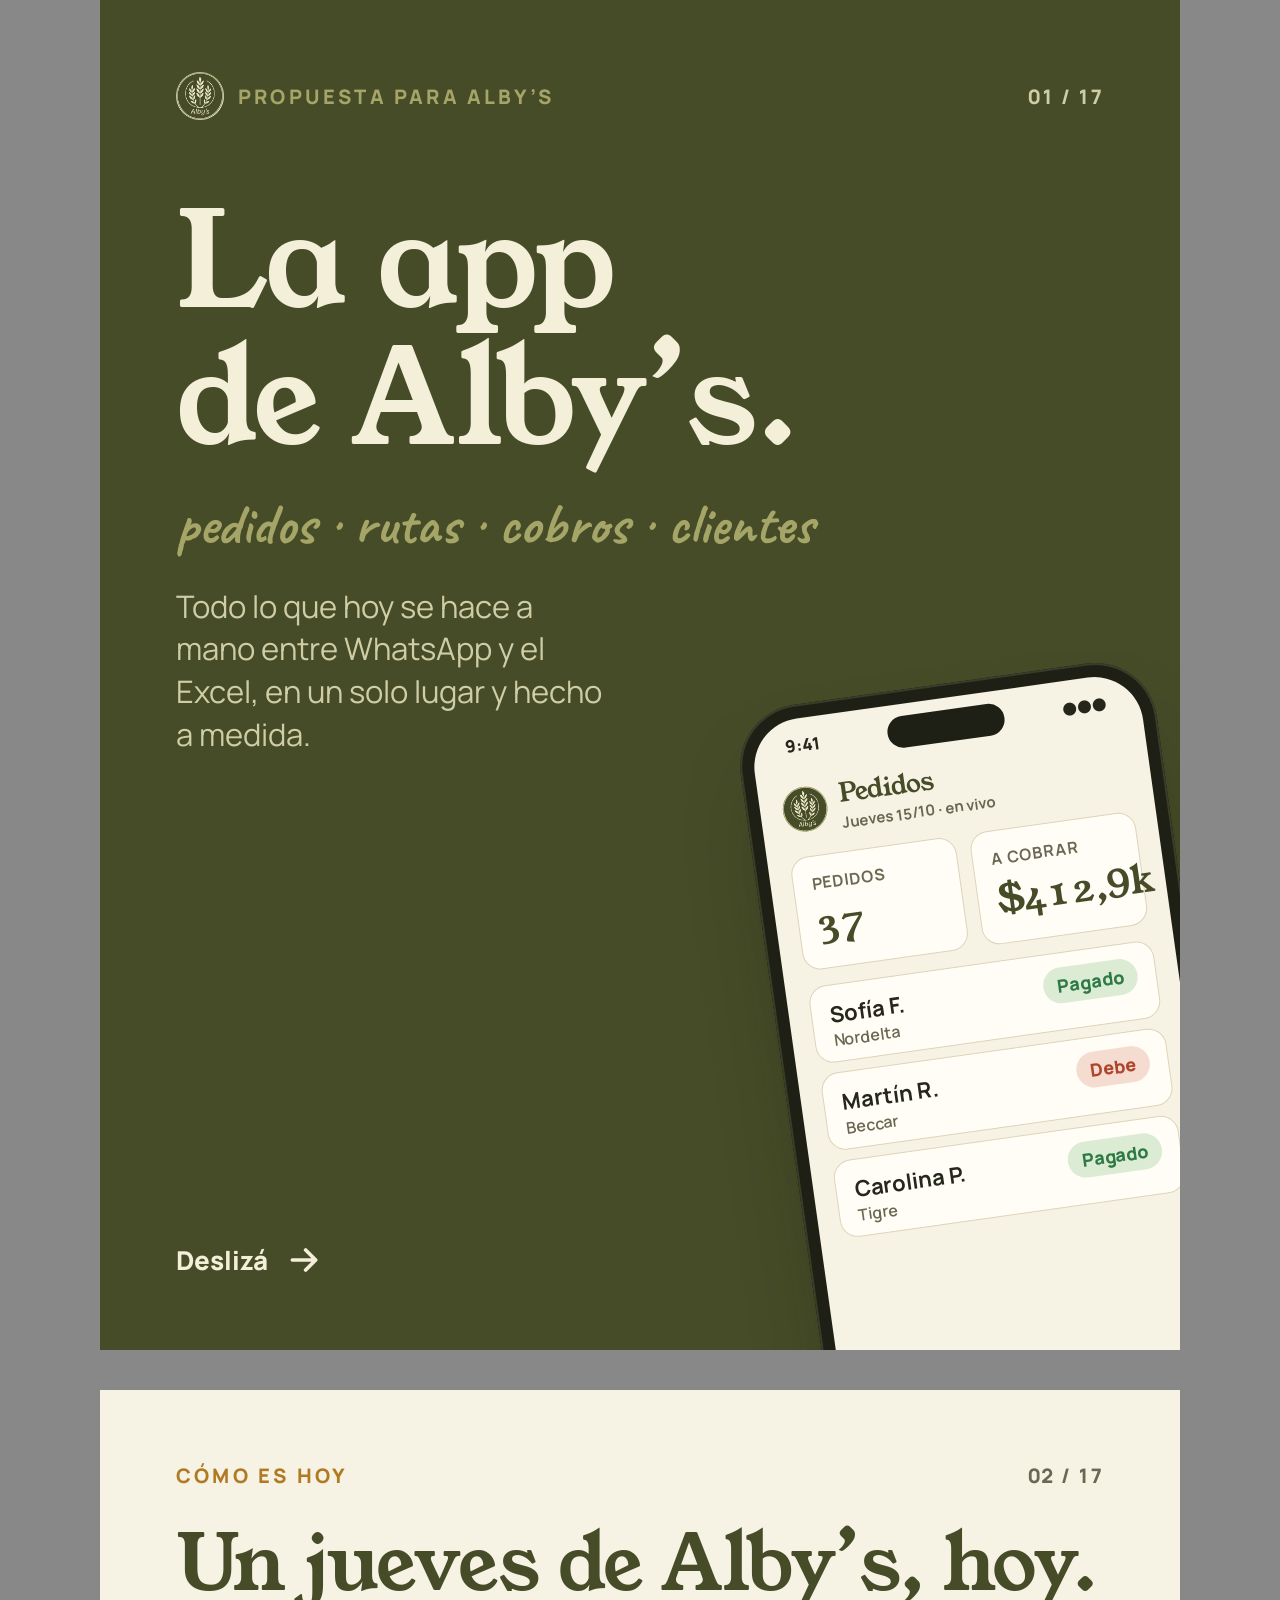
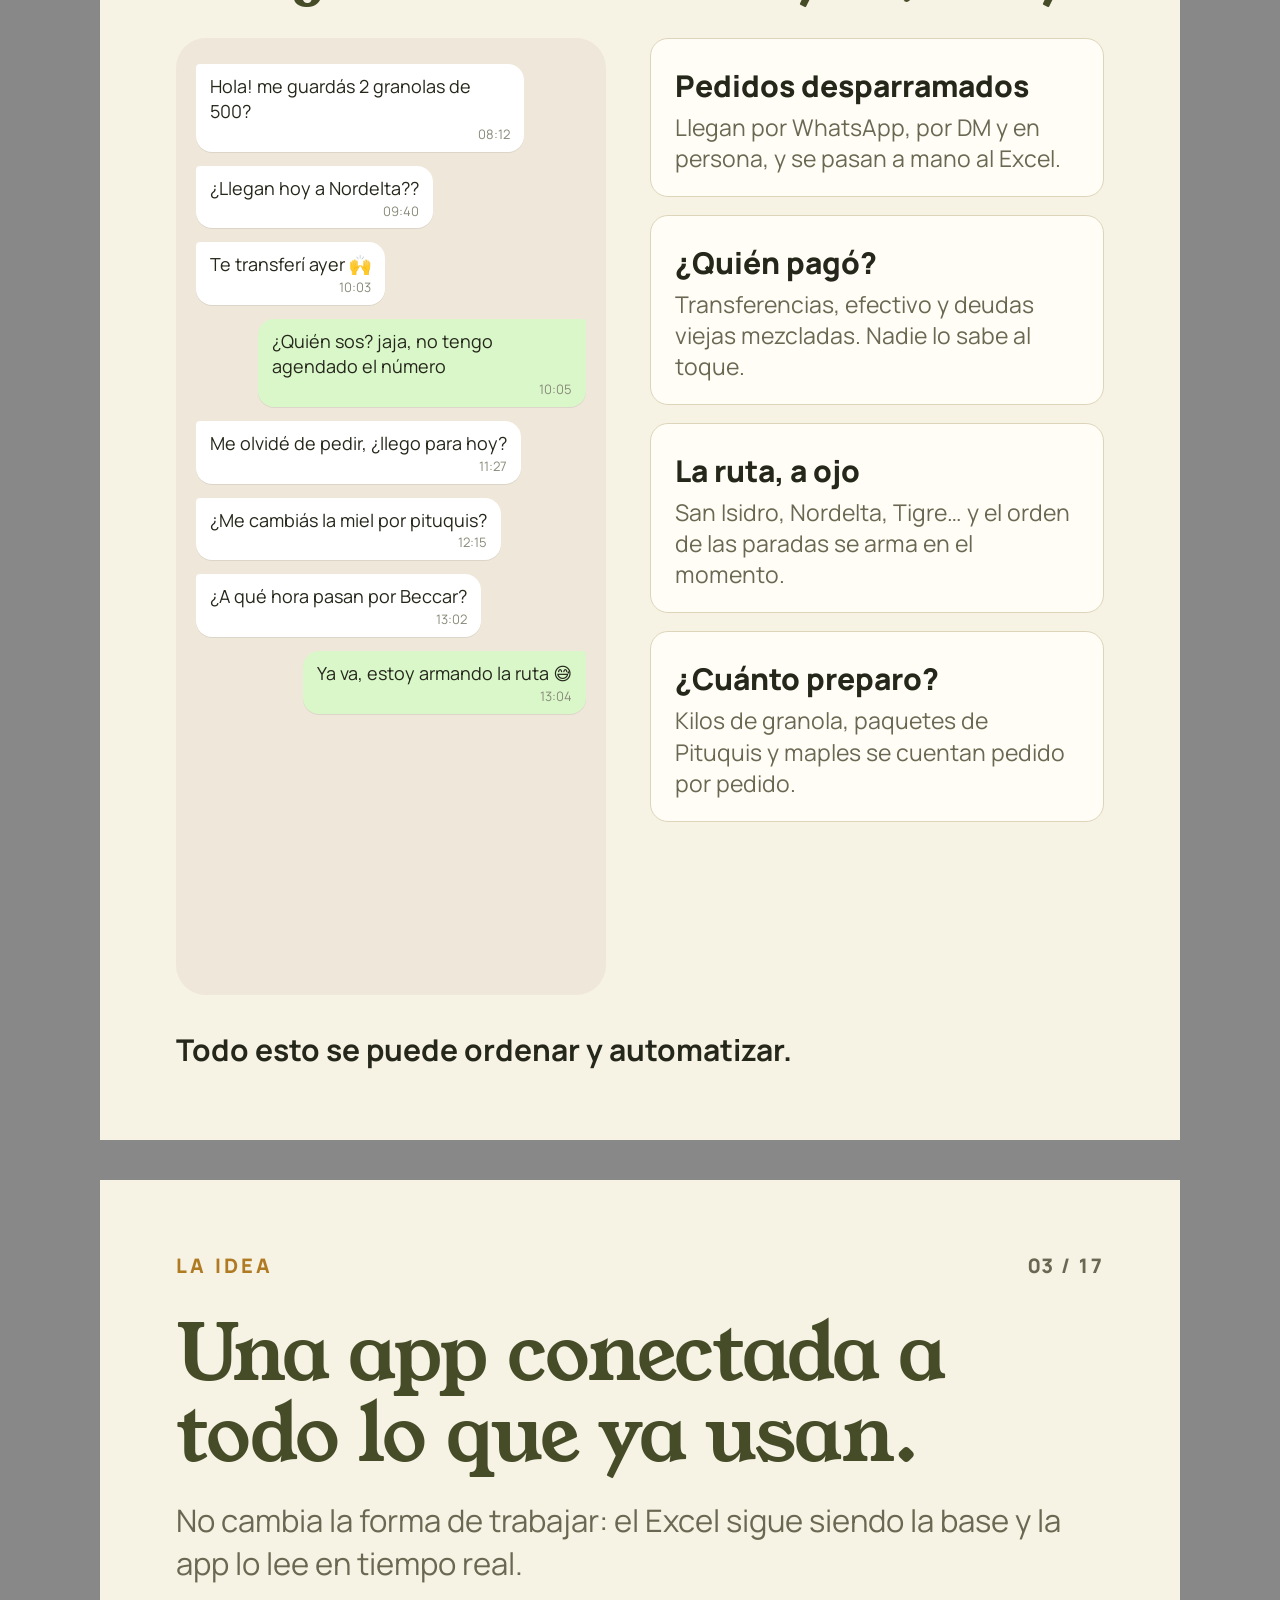
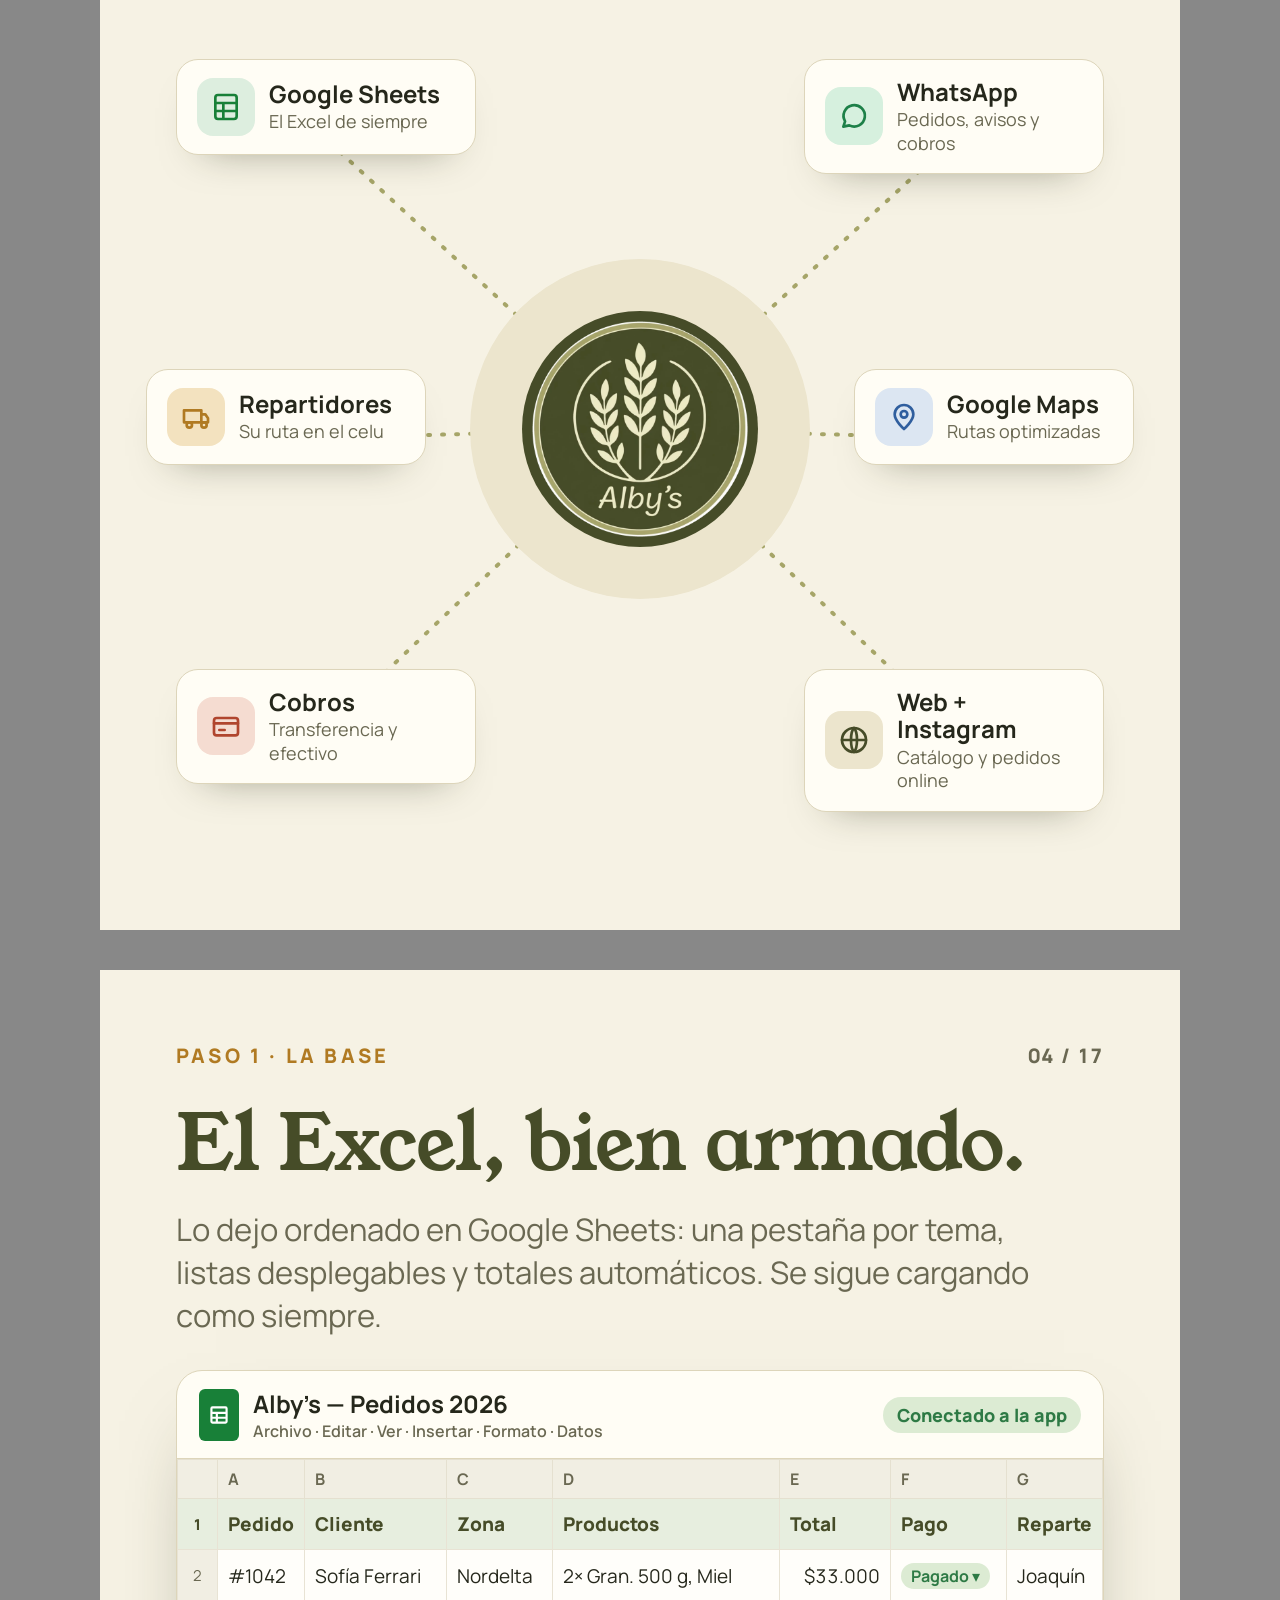
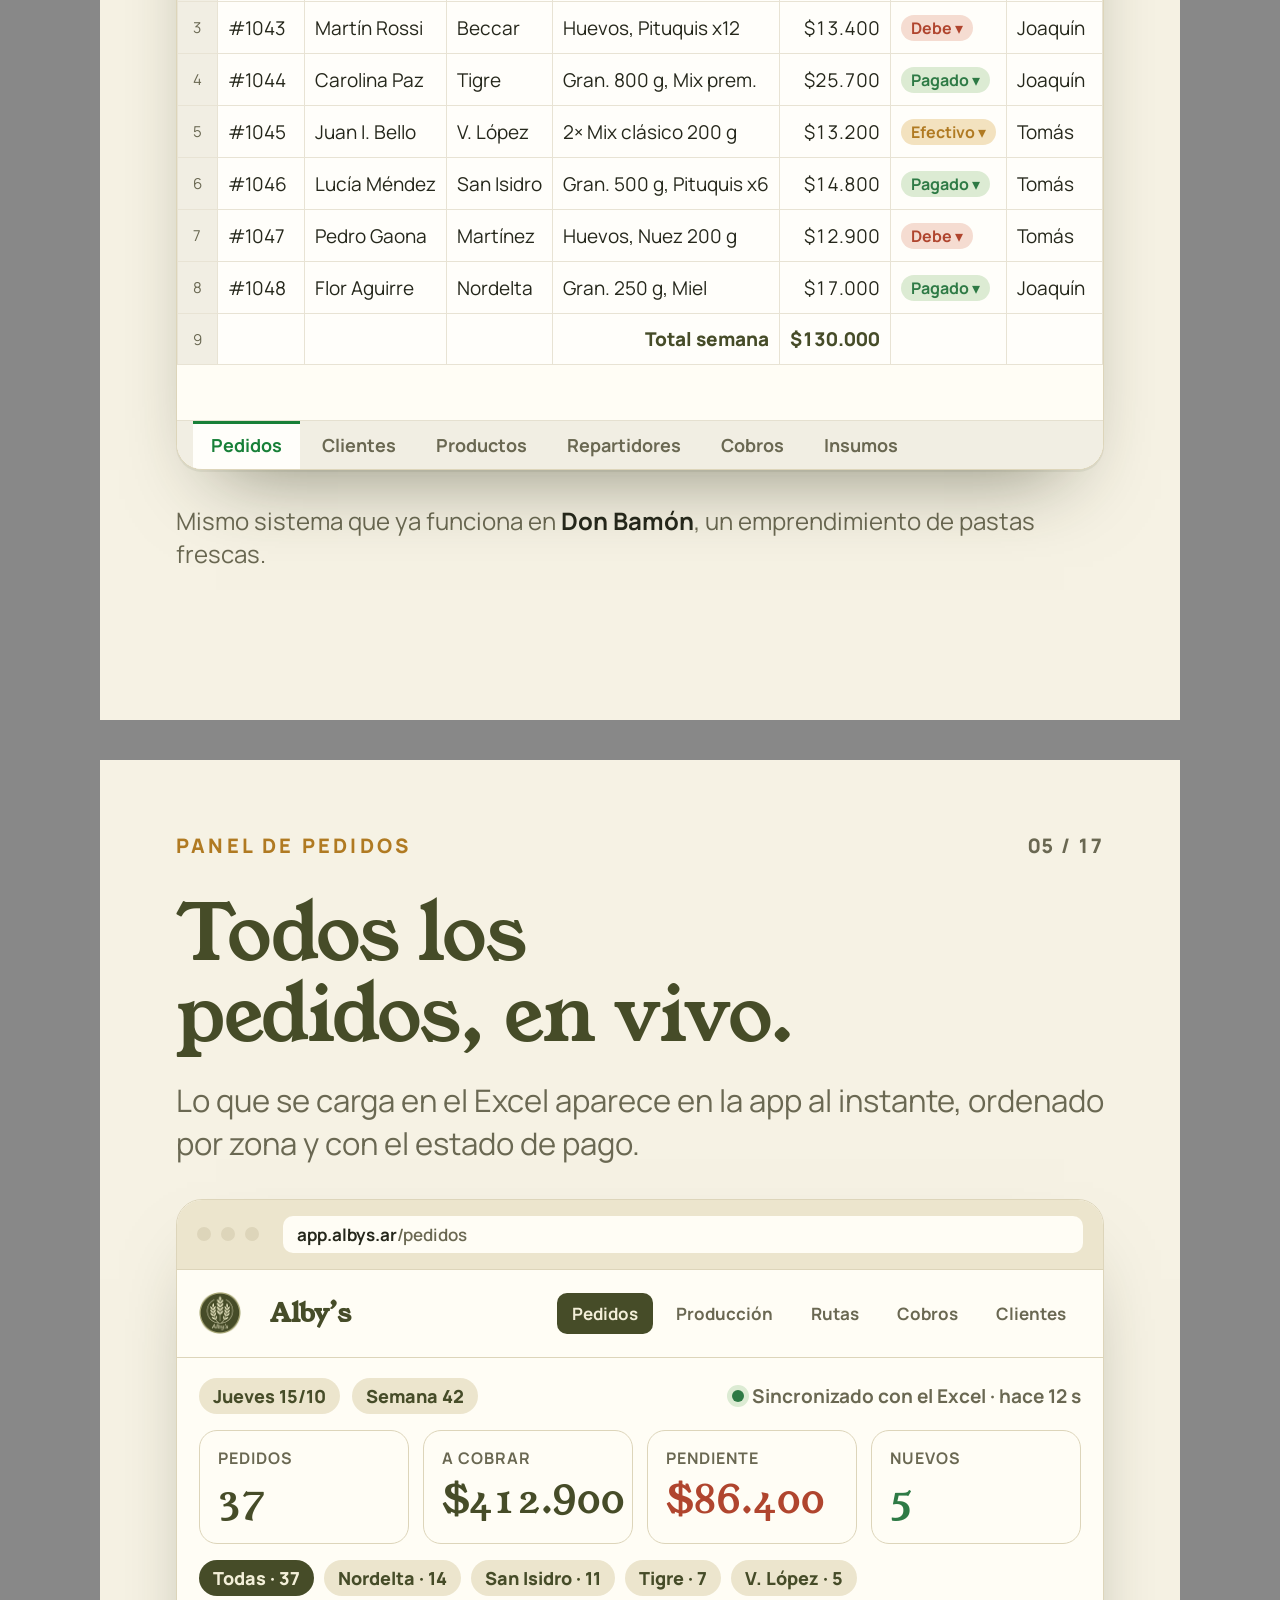
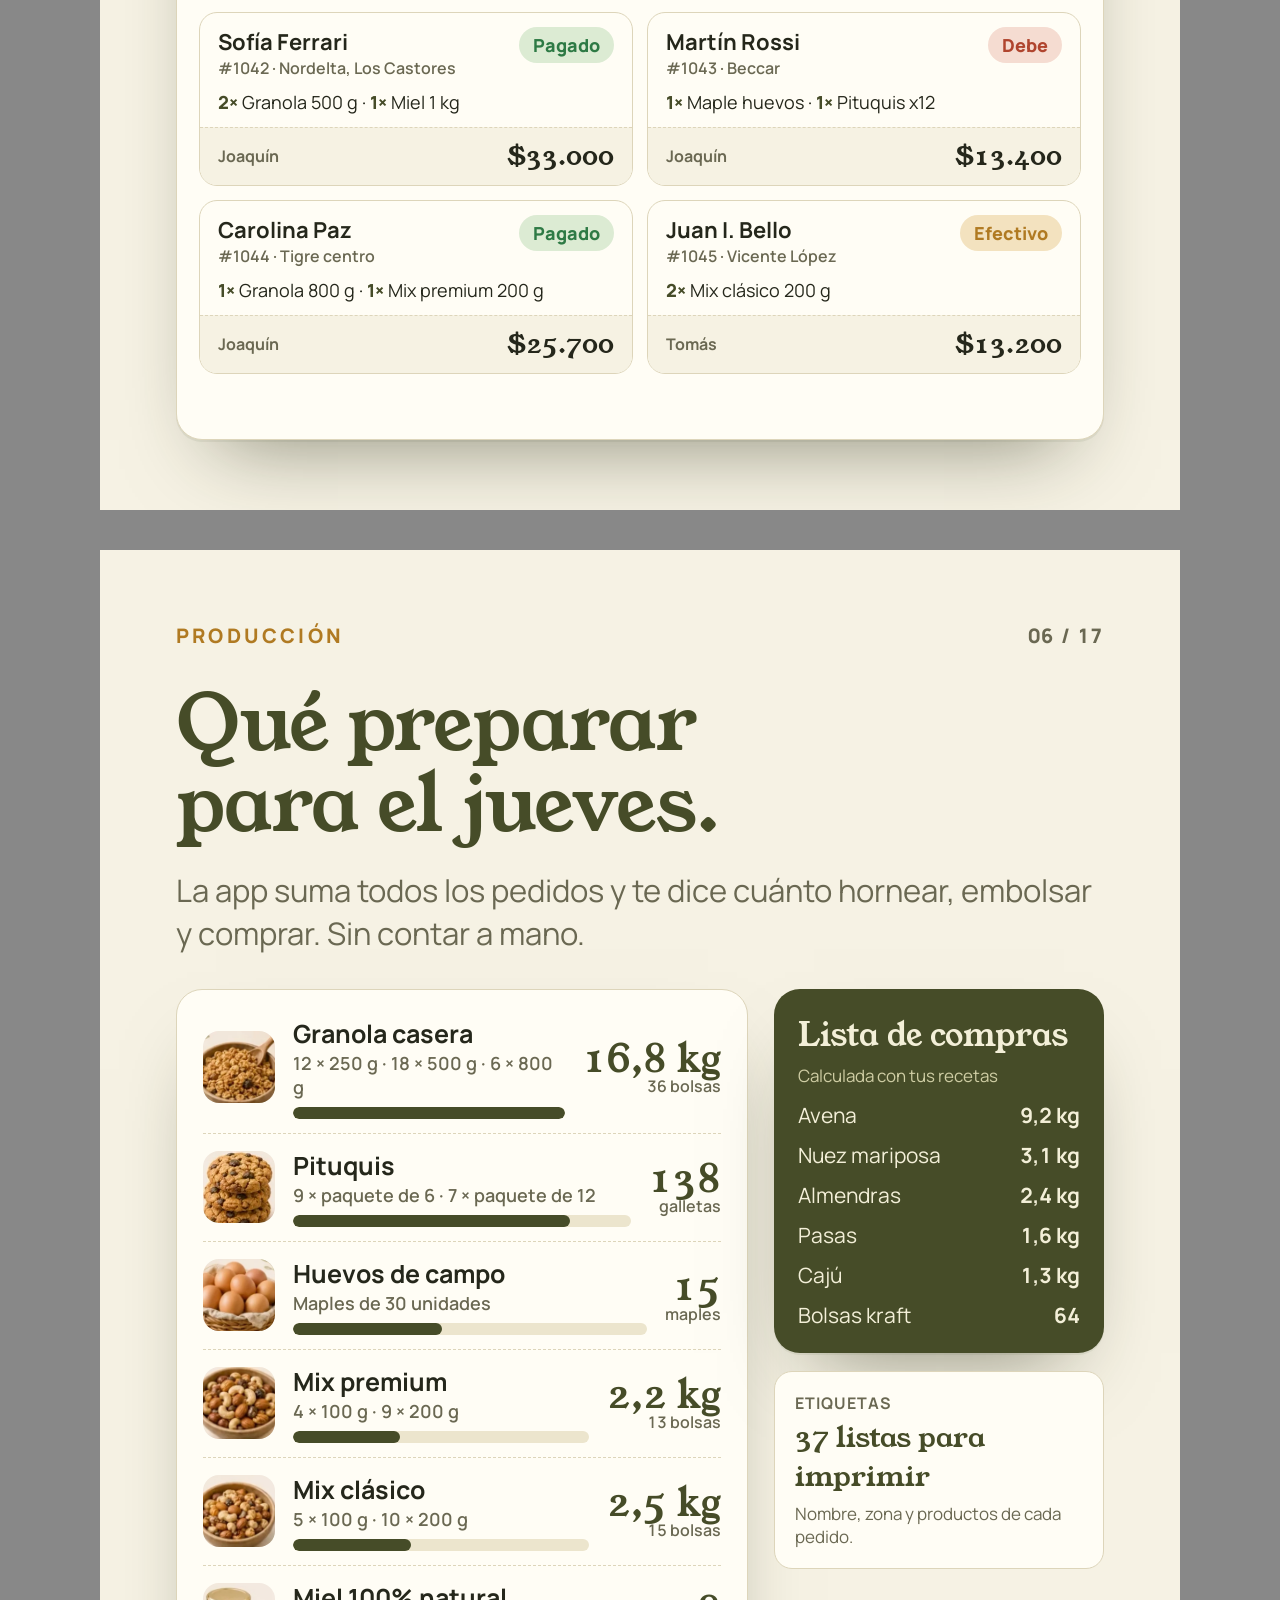
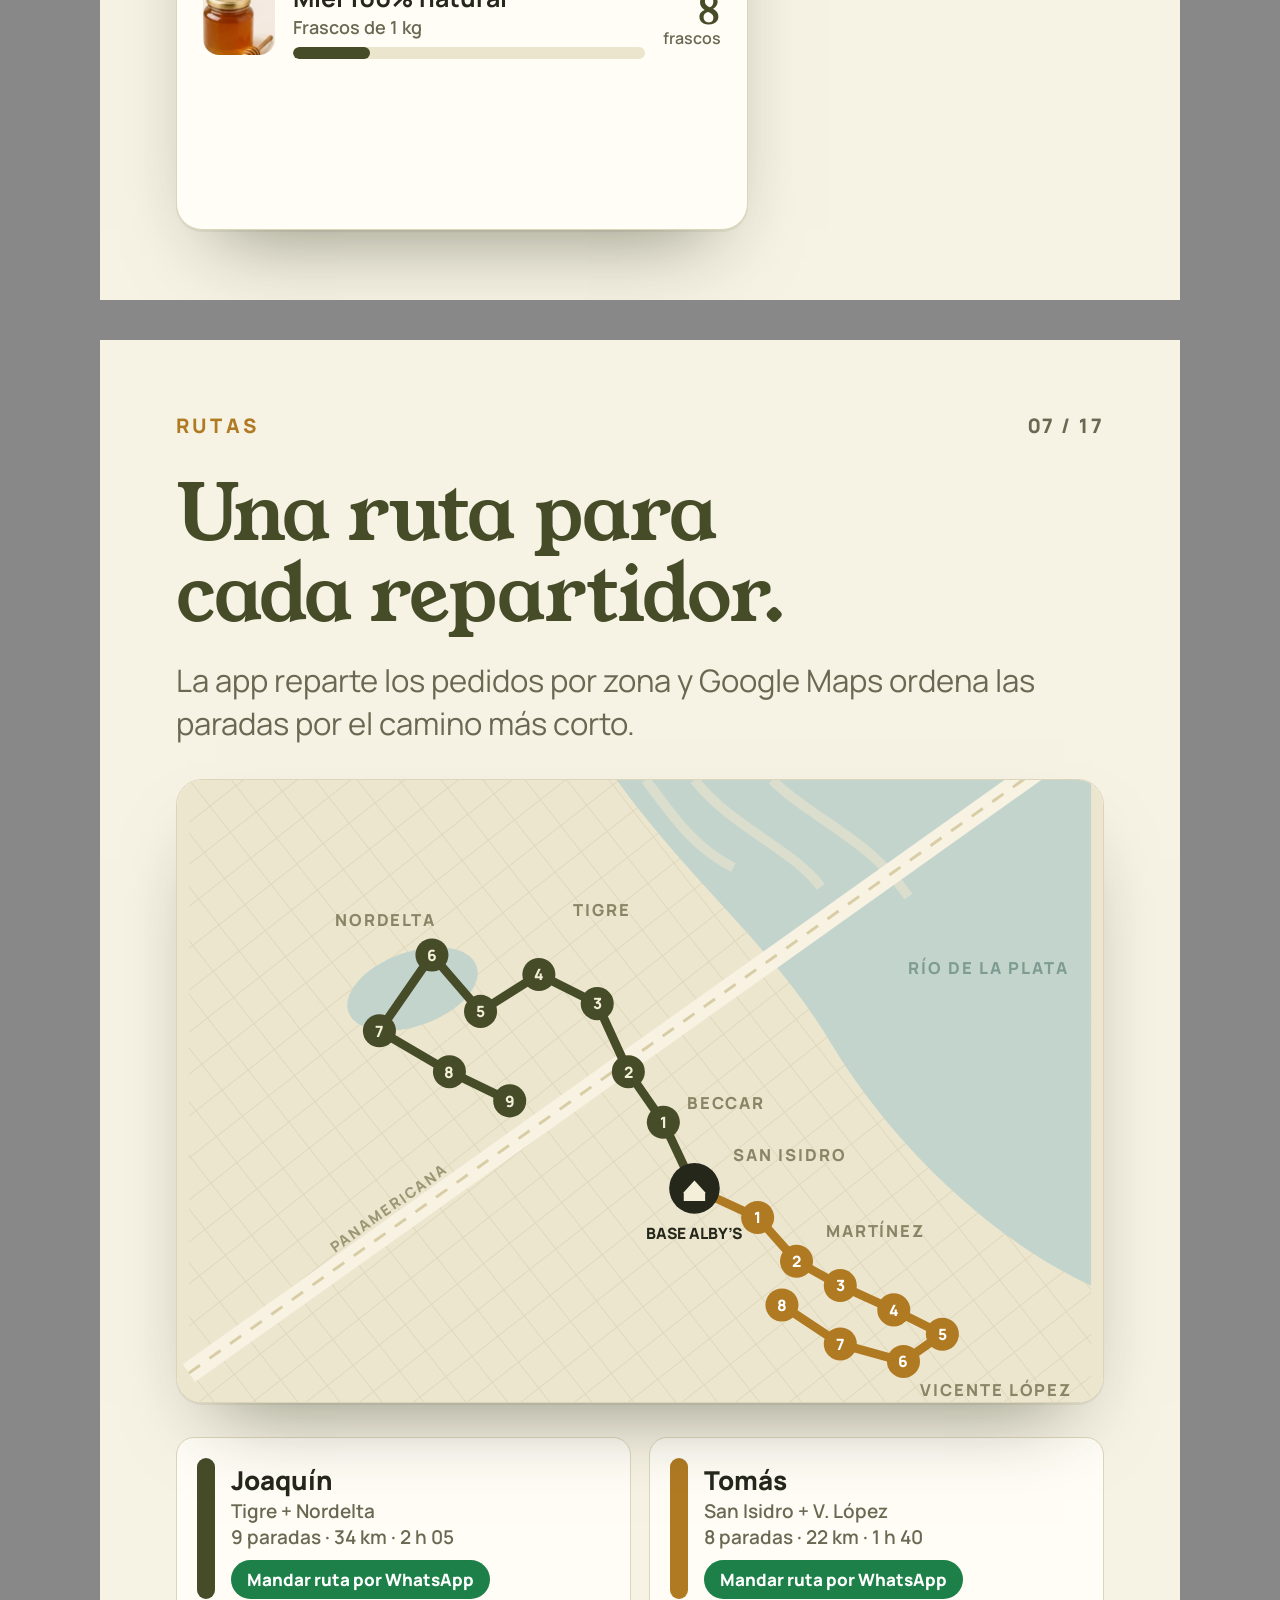
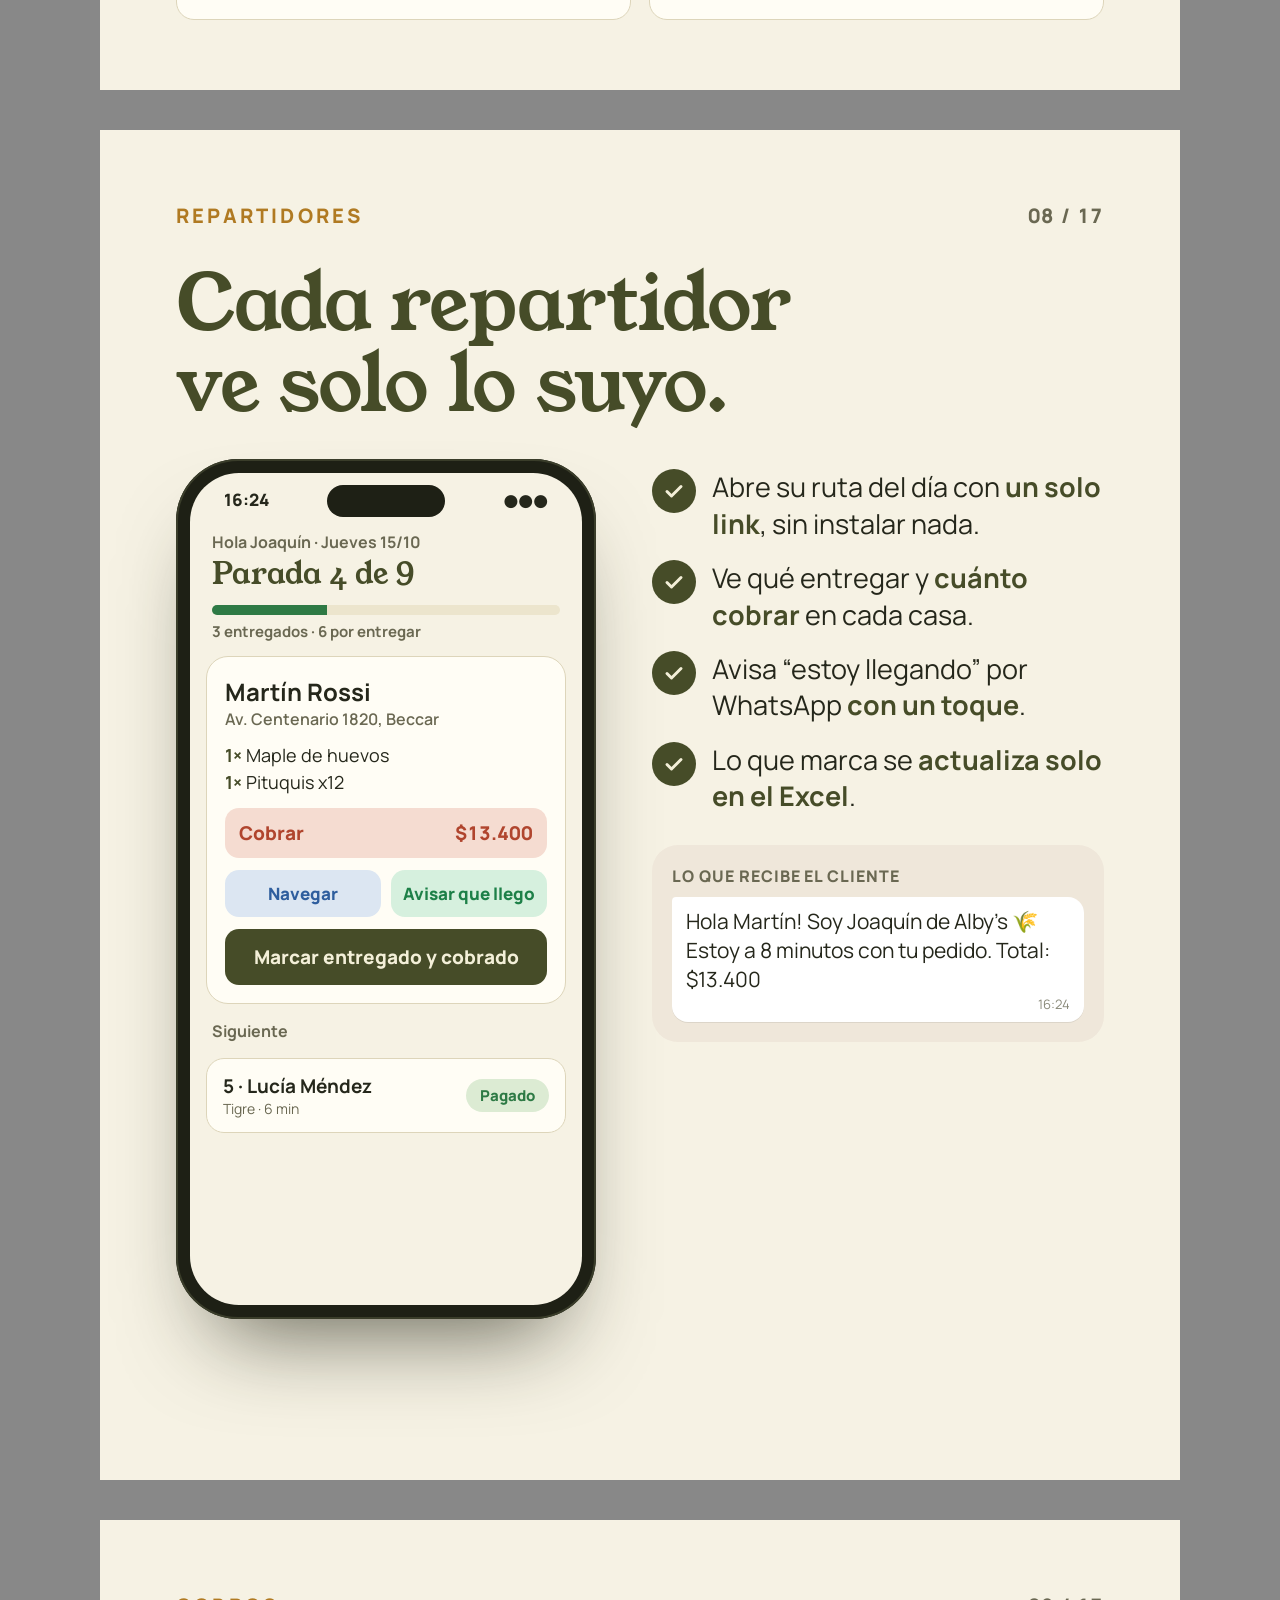
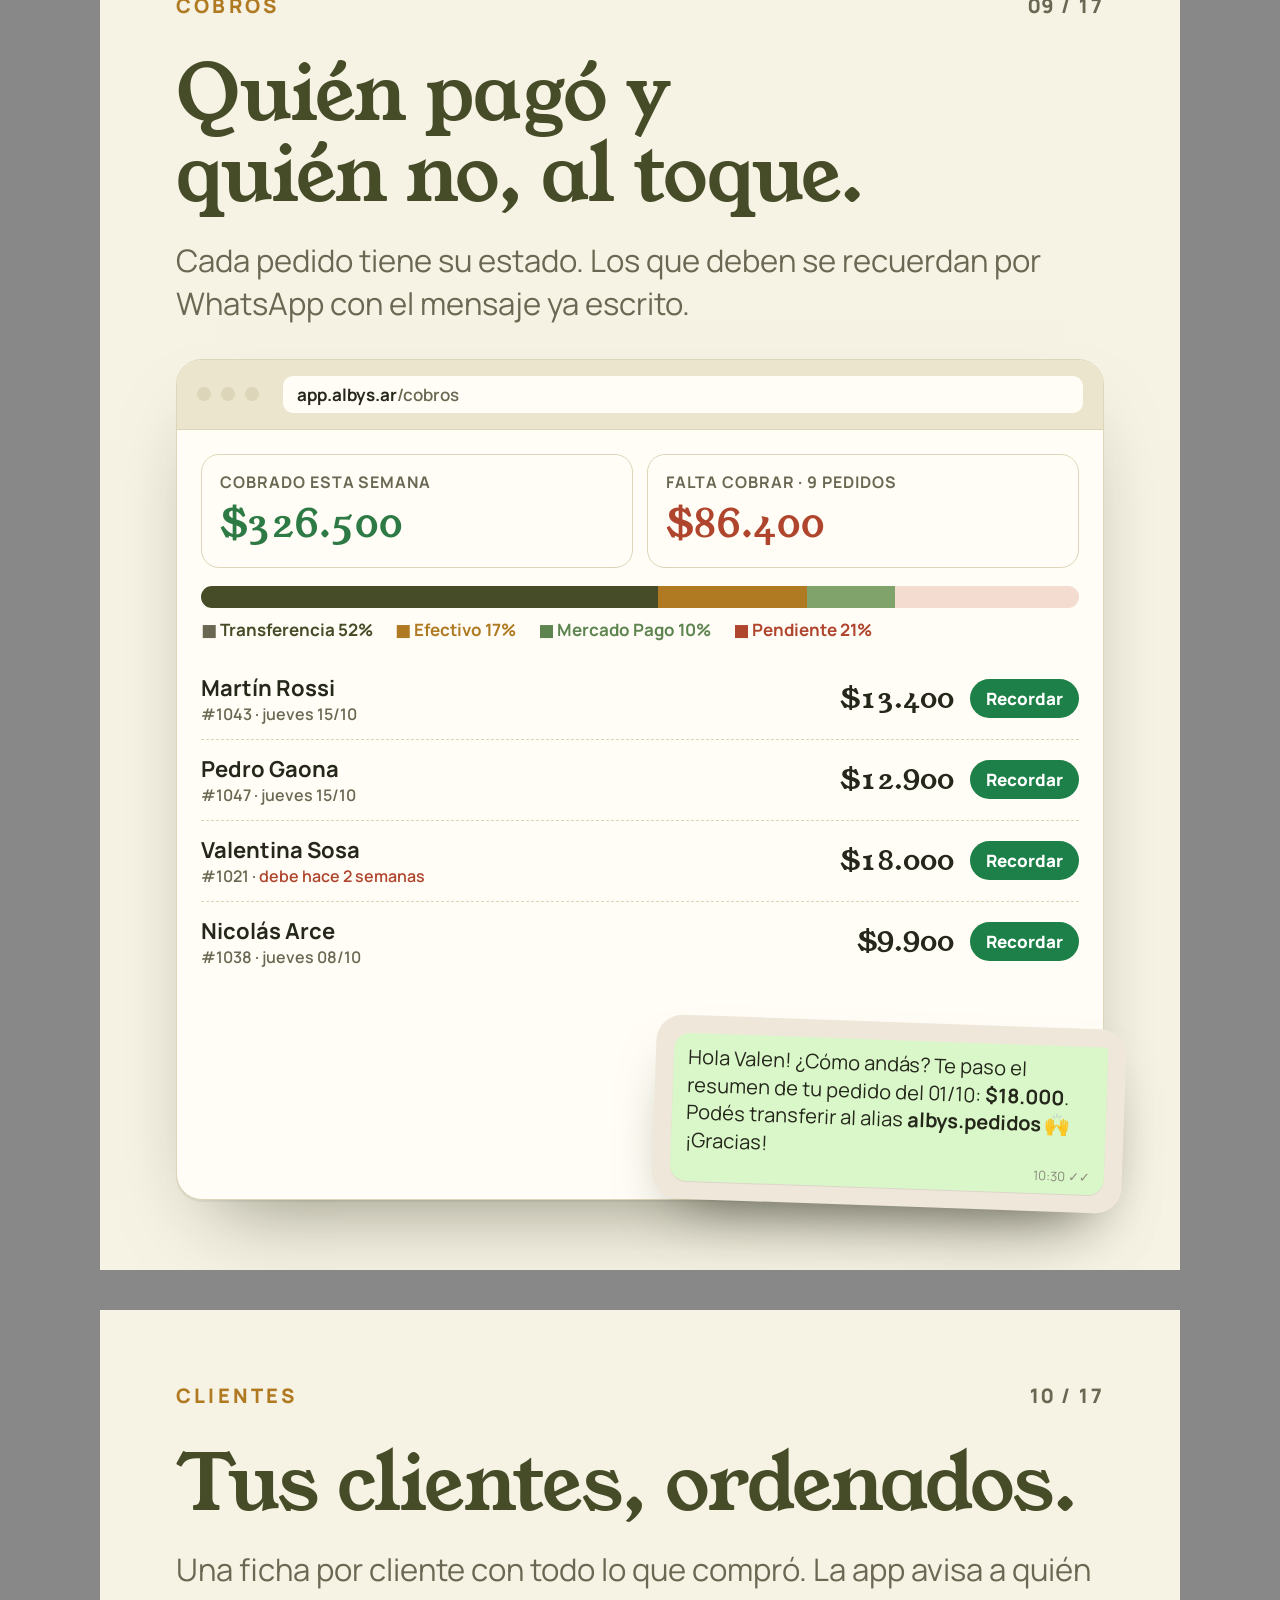
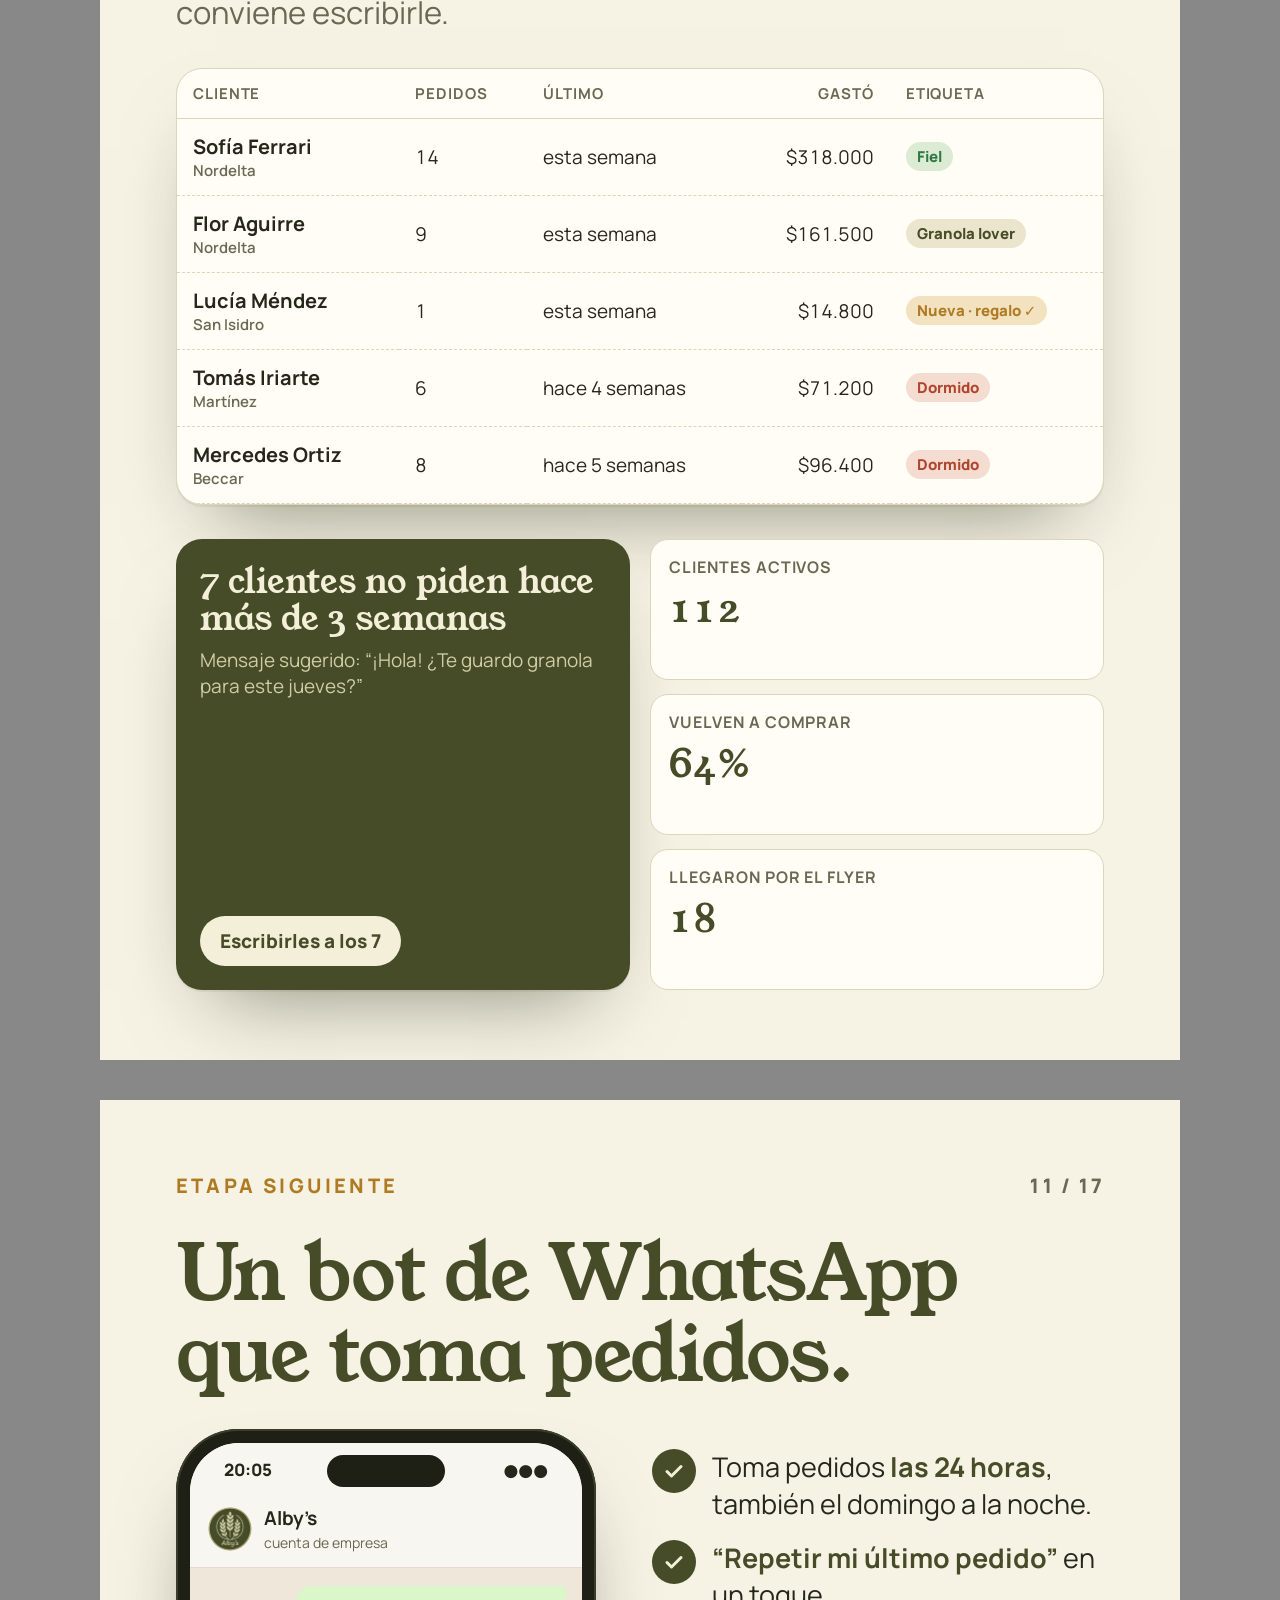
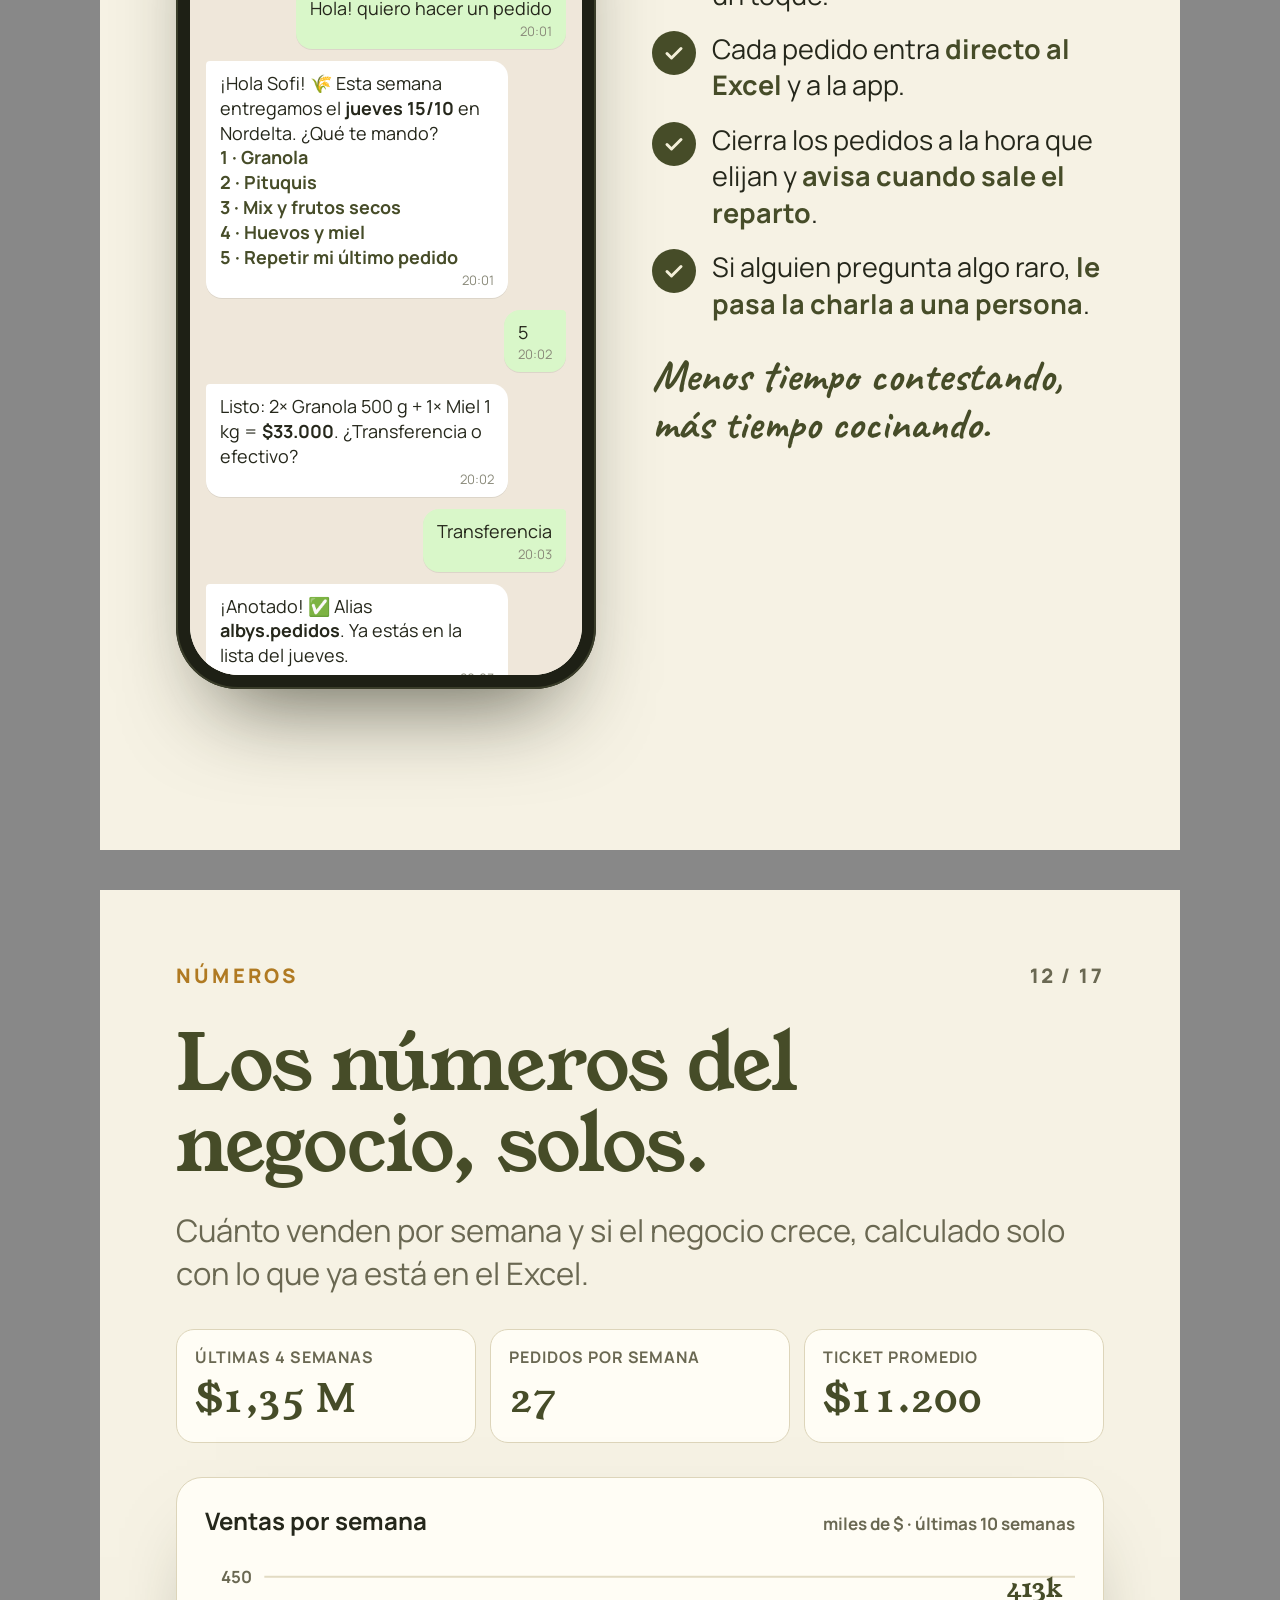
<file: propuesta/slides.html>
<!doctype html>
<html lang="es-AR">
<head>
<meta charset="utf-8">
<title>Propuesta App Alby's</title>
<link rel="stylesheet" href="https://fonts.googleapis.com/css2?family=Young+Serif&family=Manrope:wght@400;500;600;700;800&family=Caveat:wght@600;700&display=swap">
<style>
/* Carrusel 1080x1350 (4:5, formato Instagram). Paleta tomada del logo de Alby's. */
:root {
  --paper: #F6F2E4; --card: #FFFDF5; --sunk: #ECE5CD; --line: #DDD5BA;
  --olive: #464C28; --olive-2: #5E6636; --wheat: #A6A568; --cream: #F3EFD8; --cream-2: #CFCDA4;
  --ink: #25271B; --muted: #6A6852; --honey: #B07A22; --honey-bg: #F3E2BF;
  --ok: #2E7A45; --ok-bg: #DCEBD3; --bad: #B0452E; --bad-bg: #F5DCD1;
  --wa: #1D8048; --wa-bubble: #D9F7C9; --sheet: #188038;
  --f-d: "Young Serif", Georgia, serif; --f-b: "Manrope", system-ui, sans-serif; --f-h: "Caveat", cursive;
}
* { box-sizing: border-box; }
body { margin: 0; background: #888; font-family: var(--f-b); color: var(--ink); -webkit-font-smoothing: antialiased; }
.slide { width: 1080px; height: 1350px; position: relative; overflow: hidden; background: var(--paper); padding: 72px 76px 70px; display: flex; flex-direction: column; gap: 34px; margin: 0 auto 40px; }
.slide.dark { background: var(--olive); color: var(--cream); }
.meta { display: flex; justify-content: space-between; align-items: center; font-weight: 800; font-size: 20px; letter-spacing: .16em; text-transform: uppercase; color: var(--honey); }
.meta .brand { display: flex; align-items: center; gap: 14px; }
.meta img { width: 48px; height: 48px; }
.meta .n { color: var(--muted); font-variant-numeric: tabular-nums; letter-spacing: .08em; }
.dark .meta { color: var(--wheat); } .dark .meta .n { color: var(--cream-2); }
h1, h2, h3 { font-family: var(--f-d); font-weight: 400; margin: 0; line-height: 1.04; letter-spacing: -0.012em; text-wrap: balance; }
h2 { font-size: 78px; color: var(--olive); }
.dark h2 { color: var(--cream); }
.lead { font-size: 31px; line-height: 1.38; color: var(--muted); margin: -10px 0 0; max-width: 30em; text-wrap: pretty; }
.dark .lead { color: var(--cream-2); }
.hand { font-family: var(--f-h); font-weight: 700; }
.num { font-variant-numeric: tabular-nums; }
.grow { flex: 1; min-height: 0; position: relative; }
.foot { font-size: 24px; color: var(--muted); margin: 0; }
.foot b { color: var(--ink); }
.pill { display: inline-flex; align-items: center; gap: 8px; padding: 6px 14px; border-radius: 999px; font-weight: 800; font-size: 18px; white-space: nowrap; }
.pill.ok { background: var(--ok-bg); color: var(--ok); }
.pill.bad { background: var(--bad-bg); color: var(--bad); }
.pill.honey { background: var(--honey-bg); color: var(--honey); }
.pill.neutral { background: var(--sunk); color: var(--olive); }
.ico { width: 1em; height: 1em; flex: none; }

/* Ventana de navegador */
.win { background: var(--card); border-radius: 26px; box-shadow: 0 2px 0 rgba(70,76,40,.08), 0 40px 80px -40px rgba(40,44,20,.55); overflow: hidden; border: 1px solid var(--line); display: flex; flex-direction: column; }
.win .bar { display: flex; align-items: center; gap: 10px; padding: 16px 20px; background: var(--sunk); border-bottom: 1px solid var(--line); }
.win .bar i { width: 14px; height: 14px; border-radius: 50%; background: var(--line); display: block; }
.win .url { margin-left: 14px; flex: 1; background: var(--card); border-radius: 10px; padding: 7px 14px; font-size: 17px; color: var(--muted); font-weight: 600; }
.win .url b { color: var(--ink); }
.appnav { display: flex; align-items: center; gap: 8px; padding: 16px 22px; border-bottom: 1px solid var(--line); }
.appnav img { width: 42px; height: 42px; }
.appnav .t { font-family: var(--f-d); font-size: 26px; color: var(--olive); margin-right: auto; margin-left: 6px; }
.appnav span { padding: 9px 15px; border-radius: 10px; font-weight: 700; font-size: 17px; color: var(--muted); }
.appnav span.on { background: var(--olive); color: var(--cream); }

/* Teléfono */
.phone { width: 420px; height: 860px; border-radius: 62px; background: #1E2015; padding: 14px; box-shadow: 0 50px 90px -40px rgba(30,32,16,.7), inset 0 0 0 2px #3a3d2a; flex: none; }
.phone .scr { width: 100%; height: 100%; border-radius: 49px; overflow: hidden; background: var(--paper); color: var(--ink); position: relative; display: flex; flex-direction: column; }
.phone .sb { height: 52px; display: flex; justify-content: space-between; align-items: center; padding: 0 34px; font-weight: 800; font-size: 17px; flex: none; }
.phone .sb::after { content: ""; position: absolute; left: 50%; top: 12px; transform: translateX(-50%); width: 118px; height: 32px; border-radius: 20px; background: #1E2015; }

/* KPI */
.kpis { display: grid; gap: 14px; }
.kpi { background: var(--card); border: 1px solid var(--line); border-radius: 18px; padding: 16px 18px; min-width: 0; }
.kpi small { display: block; font-size: 16px; font-weight: 700; color: var(--muted); text-transform: uppercase; letter-spacing: .06em; }
.kpi b { display: block; font-family: var(--f-d); font-weight: 400; font-size: 38px; color: var(--olive); margin-top: 4px; font-variant-numeric: tabular-nums; }
.kpi.bad b { color: var(--bad); } .kpi.ok b { color: var(--ok); }

/* Tarjeta pedido */
.ord { background: var(--card); border: 1px solid var(--line); border-radius: 18px; overflow: hidden; display: flex; flex-direction: column; min-width: 0; }
.ord .h { display: flex; justify-content: space-between; align-items: flex-start; gap: 10px; padding: 14px 18px 10px; }
.ord .h b { font-size: 22px; display: block; }
.ord .h small { font-size: 16px; color: var(--muted); font-weight: 600; }
.ord .it { padding: 0 18px 12px; font-size: 18px; line-height: 1.45; color: var(--ink); }
.ord .it em { font-style: normal; color: var(--olive); font-weight: 800; }
.ord .f { display: flex; justify-content: space-between; align-items: center; padding: 10px 18px; border-top: 1px dashed var(--line); background: color-mix(in srgb, var(--sunk) 45%, var(--card)); font-size: 16px; color: var(--muted); font-weight: 700; }
.ord .f b { font-family: var(--f-d); font-weight: 400; font-size: 26px; color: var(--ink); }
.wa-btn { display: inline-flex; align-items: center; gap: 8px; background: var(--wa); color: #fff; font-weight: 800; border-radius: 999px; padding: 8px 16px; font-size: 17px; white-space: nowrap; }

/* Bullets */
.ticks { list-style: none; margin: 0; padding: 0; display: grid; gap: 18px; }
.ticks li { display: grid; grid-template-columns: 44px 1fr; gap: 16px; align-items: start; font-size: 27px; line-height: 1.35; }
.ticks li::before { content: ""; width: 44px; height: 44px; border-radius: 50%; background: var(--olive) url("data:image/svg+xml,%3Csvg xmlns='http://www.w3.org/2000/svg' viewBox='0 0 24 24' fill='none' stroke='%23F3EFD8' stroke-width='3' stroke-linecap='round' stroke-linejoin='round'%3E%3Cpath d='M5 12.5l4.5 4.5L19 7.5'/%3E%3C/svg%3E") center / 24px no-repeat; }
.ticks b { color: var(--olive); }
.dark .ticks li::before { background-color: var(--cream); background-image: url("data:image/svg+xml,%3Csvg xmlns='http://www.w3.org/2000/svg' viewBox='0 0 24 24' fill='none' stroke='%23464C28' stroke-width='3' stroke-linecap='round' stroke-linejoin='round'%3E%3Cpath d='M5 12.5l4.5 4.5L19 7.5'/%3E%3C/svg%3E"); }
.dark .ticks b { color: var(--cream); }

/* WhatsApp */
.chat { background: #EFE7DA; display: flex; flex-direction: column; gap: 12px; padding: 18px 16px; flex: 1; }
.chat-h { background: #F7F6F0; display: flex; align-items: center; gap: 12px; padding: 10px 18px 14px; border-bottom: 1px solid #e3ddcf; flex: none; }
.chat-h img { width: 44px; height: 44px; border-radius: 50%; }
.chat-h b { font-size: 19px; display: block; } .chat-h small { font-size: 14px; color: var(--muted); }
.bub { max-width: 84%; padding: 10px 14px 8px; border-radius: 16px; font-size: 18px; line-height: 1.38; box-shadow: 0 1px 0 rgba(0,0,0,.08); background: #fff; align-self: flex-start; border-top-left-radius: 4px; }
.bub.me { background: var(--wa-bubble); align-self: flex-end; border-top-left-radius: 16px; border-top-right-radius: 4px; }
.bub time { display: block; text-align: right; font-size: 13px; color: #8a8a7a; margin-top: 2px; }
.bub .opt { display: block; font-weight: 700; color: var(--olive); }
</style>
</head>
<body>

<!-- 1 · PORTADA -->
<section class="slide dark" id="s1">
  <div class="meta"><span class="brand"><img src="../assets/logo-180.png" alt="">Propuesta para Alby’s</span><span class="n">01 / 17</span></div>
  <div style="display:flex;flex-direction:column;gap:26px;margin-top:40px;position:relative;z-index:2">
    <h1 style="font-size:132px;color:var(--cream)">La app<br>de Alby’s.</h1>
    <p class="hand" style="font-size:58px;color:var(--wheat);margin:0;line-height:1">pedidos · rutas · cobros · clientes</p>
    <p class="lead" style="max-width:14em;margin-top:6px">Todo lo que hoy se hace a mano entre WhatsApp y el Excel, en un solo lugar y hecho a medida.</p>
  </div>
  <div class="phone" style="position:absolute;right:-30px;bottom:-190px;transform:rotate(-8deg);z-index:1">
    <div class="scr">
      <div class="sb"><span>9:41</span><span>●●●</span></div>
      <div style="padding:10px 22px 0;display:flex;align-items:center;gap:12px"><img src="../assets/logo-180.png" style="width:46px;height:46px" alt=""><div><b style="font-family:var(--f-d);font-weight:400;font-size:26px;color:var(--olive)">Pedidos</b><div style="font-size:15px;color:var(--muted);font-weight:700">Jueves 15/10 · en vivo</div></div></div>
      <div class="kpis" style="grid-template-columns:1fr 1fr;padding:18px 22px 6px">
        <div class="kpi"><small>Pedidos</small><b>37</b></div>
        <div class="kpi"><small>A cobrar</small><b>$412,9k</b></div>
      </div>
      <div style="display:grid;gap:10px;padding:10px 22px">
        <div class="ord"><div class="h"><div><b>Sofía F.</b><small>Nordelta</small></div><span class="pill ok">Pagado</span></div></div>
        <div class="ord"><div class="h"><div><b>Martín R.</b><small>Beccar</small></div><span class="pill bad">Debe</span></div></div>
        <div class="ord"><div class="h"><div><b>Carolina P.</b><small>Tigre</small></div><span class="pill ok">Pagado</span></div></div>
      </div>
    </div>
  </div>
  <div style="margin-top:auto;position:relative;z-index:2;display:flex;align-items:center;gap:16px;font-size:26px;font-weight:800;color:var(--cream)">Deslizá <svg class="ico" style="width:40px;height:40px" viewBox="0 0 24 24" fill="none" stroke="currentColor" stroke-width="2.2" stroke-linecap="round" stroke-linejoin="round"><path d="M5 12h14M13 6l6 6-6 6"/></svg></div>
</section>

<!-- 2 · HOY -->
<section class="slide" id="s2">
  <div class="meta"><span>Cómo es hoy</span><span class="n">02 / 17</span></div>
  <h2>Un jueves de Alby’s, hoy.</h2>
  <div class="grow" style="display:grid;grid-template-columns:430px 1fr;gap:44px">
    <div style="background:#EFE7DA;border-radius:30px;padding:26px 20px;display:flex;flex-direction:column;gap:14px;overflow:hidden">
      <div class="bub">Hola! me guardás 2 granolas de 500? <time>08:12</time></div>
      <div class="bub">¿Llegan hoy a Nordelta?? <time>09:40</time></div>
      <div class="bub">Te transferí ayer 🙌 <time>10:03</time></div>
      <div class="bub me">¿Quién sos? jaja, no tengo agendado el número <time>10:05</time></div>
      <div class="bub">Me olvidé de pedir, ¿llego para hoy? <time>11:27</time></div>
      <div class="bub">¿Me cambiás la miel por pituquis? <time>12:15</time></div>
      <div class="bub">¿A qué hora pasan por Beccar? <time>13:02</time></div>
      <div class="bub me">Ya va, estoy armando la ruta 😅 <time>13:04</time></div>
    </div>
    <div style="display:flex;flex-direction:column;gap:18px">
      <div class="kpi" style="padding:22px 24px"><b style="font-size:30px;color:var(--ink);font-family:var(--f-b);font-weight:800">Pedidos desparramados</b><p style="margin:6px 0 0;font-size:23px;color:var(--muted);line-height:1.35">Llegan por WhatsApp, por DM y en persona, y se pasan a mano al Excel.</p></div>
      <div class="kpi" style="padding:22px 24px"><b style="font-size:30px;color:var(--ink);font-family:var(--f-b);font-weight:800">¿Quién pagó?</b><p style="margin:6px 0 0;font-size:23px;color:var(--muted);line-height:1.35">Transferencias, efectivo y deudas viejas mezcladas. Nadie lo sabe al toque.</p></div>
      <div class="kpi" style="padding:22px 24px"><b style="font-size:30px;color:var(--ink);font-family:var(--f-b);font-weight:800">La ruta, a ojo</b><p style="margin:6px 0 0;font-size:23px;color:var(--muted);line-height:1.35">San Isidro, Nordelta, Tigre… y el orden de las paradas se arma en el momento.</p></div>
      <div class="kpi" style="padding:22px 24px"><b style="font-size:30px;color:var(--ink);font-family:var(--f-b);font-weight:800">¿Cuánto preparo?</b><p style="margin:6px 0 0;font-size:23px;color:var(--muted);line-height:1.35">Kilos de granola, paquetes de Pituquis y maples se cuentan pedido por pedido.</p></div>
    </div>
  </div>
  <p class="foot" style="font-size:30px"><b>Todo esto se puede ordenar y automatizar.</b></p>
</section>

<!-- 3 · CÓMO SE CONECTA -->
<section class="slide" id="s3">
  <div class="meta"><span>La idea</span><span class="n">03 / 17</span></div>
  <h2>Una app conectada a todo lo que ya usan.</h2>
  <p class="lead">No cambia la forma de trabajar: el Excel sigue siendo la base y la app lo lee en tiempo real.</p>
  <div class="grow" id="hub">
    <svg viewBox="0 0 928 820" width="928" height="820" style="position:absolute;inset:0" aria-hidden="true">
      <g stroke="#A6A568" stroke-width="4" stroke-dasharray="2 12" stroke-linecap="round" fill="none">
        <path d="M464 410 L150 120"/><path d="M464 410 L778 120"/><path d="M464 410 L110 420"/><path d="M464 410 L818 420"/><path d="M464 410 L150 710"/><path d="M464 410 L778 710"/>
      </g>
      <circle cx="464" cy="410" r="170" fill="#ECE5CD"/>
      <circle cx="464" cy="410" r="118" fill="#464C28"/>
    </svg>
    <img src="../assets/logo.png" alt="" style="position:absolute;left:356px;top:302px;width:216px;height:216px">
    <style>
      .node { position: absolute; width: 300px; background: var(--card); border: 1px solid var(--line); border-radius: 22px; padding: 18px 20px; display: grid; grid-template-columns: 58px 1fr; gap: 14px; align-items: center; box-shadow: 0 20px 40px -28px rgba(40,44,20,.5); }
      .node .i { width: 58px; height: 58px; border-radius: 16px; display: grid; place-items: center; }
      .node .i svg { width: 32px; height: 32px; }
      .node b { font-size: 24px; display: block; line-height: 1.15; }
      .node small { font-size: 18px; color: var(--muted); line-height: 1.3; display: block; margin-top: 3px; }
    </style>
    <div class="node" style="left:0;top:40px"><div class="i" style="background:#DDEEDF;color:var(--sheet)"><svg viewBox="0 0 24 24" fill="none" stroke="currentColor" stroke-width="2"><rect x="4" y="3" width="16" height="18" rx="2"/><path d="M4 9h16M4 15h16M10 9v12"/></svg></div><div><b>Google Sheets</b><small>El Excel de siempre</small></div></div>
    <div class="node" style="right:0;top:40px"><div class="i" style="background:#D6F0DE;color:var(--wa)"><svg viewBox="0 0 24 24" fill="none" stroke="currentColor" stroke-width="2" stroke-linejoin="round"><path d="M4 20l1.3-4A8 8 0 1 1 8.5 19z"/></svg></div><div><b>WhatsApp</b><small>Pedidos, avisos y cobros</small></div></div>
    <div class="node" style="left:-30px;top:350px;width:280px"><div class="i" style="background:#F3E2BF;color:var(--honey)"><svg viewBox="0 0 24 24" fill="none" stroke="currentColor" stroke-width="2" stroke-linecap="round" stroke-linejoin="round"><path d="M3 7h13v9H3zM16 10h3l2 3v3h-5"/><circle cx="7" cy="18" r="2"/><circle cx="18" cy="18" r="2"/></svg></div><div><b>Repartidores</b><small>Su ruta en el celu</small></div></div>
    <div class="node" style="right:-30px;top:350px;width:280px"><div class="i" style="background:#DCE6F2;color:#2F5E9E"><svg viewBox="0 0 24 24" fill="none" stroke="currentColor" stroke-width="2" stroke-linecap="round" stroke-linejoin="round"><path d="M12 21s-7-6-7-11a7 7 0 0 1 14 0c0 5-7 11-7 11z"/><circle cx="12" cy="10" r="2.5"/></svg></div><div><b>Google Maps</b><small>Rutas optimizadas</small></div></div>
    <div class="node" style="left:0;top:650px"><div class="i" style="background:#F5DCD1;color:var(--bad)"><svg viewBox="0 0 24 24" fill="none" stroke="currentColor" stroke-width="2" stroke-linecap="round"><rect x="3" y="6" width="18" height="13" rx="2"/><path d="M3 10h18M7 15h4"/></svg></div><div><b>Cobros</b><small>Transferencia y efectivo</small></div></div>
    <div class="node" style="right:0;top:650px"><div class="i" style="background:#ECE5CD;color:var(--olive)"><svg viewBox="0 0 24 24" fill="none" stroke="currentColor" stroke-width="2" stroke-linecap="round"><circle cx="12" cy="12" r="9"/><path d="M3 12h18M12 3c3 3 3 15 0 18M12 3c-3 3-3 15 0 18"/></svg></div><div><b>Web + Instagram</b><small>Catálogo y pedidos online</small></div></div>
  </div>
</section>

<!-- 4 · EL EXCEL -->
<section class="slide" id="s4">
  <div class="meta"><span>Paso 1 · La base</span><span class="n">04 / 17</span></div>
  <h2>El Excel, bien armado.</h2>
  <p class="lead">Lo dejo ordenado en Google Sheets: una pestaña por tema, listas desplegables y totales automáticos. Se sigue cargando como siempre.</p>
  <div class="win grow" style="flex:none;height:700px">
    <div style="display:flex;align-items:center;gap:14px;padding:16px 22px;border-bottom:1px solid var(--line)">
      <div style="width:40px;height:52px;border-radius:6px;background:var(--sheet);display:grid;place-items:center"><svg viewBox="0 0 24 24" width="26" height="26" fill="none" stroke="#fff" stroke-width="2"><rect x="5" y="5" width="14" height="14" rx="1"/><path d="M5 10h14M5 14.5h14M10 10v9"/></svg></div>
      <div><b style="font-size:24px">Alby’s — Pedidos 2026</b><div style="font-size:16px;color:var(--muted);font-weight:600">Archivo · Editar · Ver · Insertar · Formato · Datos</div></div>
      <span class="pill ok" style="margin-left:auto">Conectado a la app</span>
    </div>
    <style>
      .sheet { width: 100%; border-collapse: collapse; font-size: 19px; }
      .sheet th { background: #F1EEE3; color: var(--muted); font-weight: 700; font-size: 16px; padding: 8px 10px; border: 1px solid #E5E0D0; text-align: left; }
      .sheet td { padding: 12px 10px; border: 1px solid #E8E3D4; white-space: nowrap; background: #FFFEFA; }
      .sheet tr.hd td { background: #E7EEDF; font-weight: 800; color: var(--olive); }
      .sheet td.r { text-align: right; font-variant-numeric: tabular-nums; }
      .sheet td.rn { background: #F1EEE3; color: var(--muted); text-align: center; width: 44px; font-size: 15px; }
      .dd { display: inline-flex; align-items: center; gap: 6px; padding: 2px 10px; border-radius: 999px; font-weight: 700; font-size: 16px; }
      .tabs { display: flex; gap: 4px; padding: 0 16px; background: #F1EEE3; border-top: 1px solid #E5E0D0; margin-top: auto; }
      .tabs span { padding: 12px 18px; font-size: 18px; font-weight: 700; color: var(--muted); }
      .tabs span.on { background: #FFFEFA; color: var(--sheet); box-shadow: inset 0 3px 0 var(--sheet); }
    </style>
    <table class="sheet">
      <tr><th></th><th>A</th><th>B</th><th>C</th><th>D</th><th>E</th><th>F</th><th>G</th></tr>
      <tr class="hd"><td class="rn">1</td><td>Pedido</td><td>Cliente</td><td>Zona</td><td>Productos</td><td>Total</td><td>Pago</td><td>Reparte</td></tr>
      <tr><td class="rn">2</td><td>#1042</td><td>Sofía Ferrari</td><td>Nordelta</td><td>2× Gran. 500 g, Miel</td><td class="r">$33.000</td><td><span class="dd" style="background:var(--ok-bg);color:var(--ok)">Pagado ▾</span></td><td>Joaquín</td></tr>
      <tr><td class="rn">3</td><td>#1043</td><td>Martín Rossi</td><td>Beccar</td><td>Huevos, Pituquis x12</td><td class="r">$13.400</td><td><span class="dd" style="background:var(--bad-bg);color:var(--bad)">Debe ▾</span></td><td>Joaquín</td></tr>
      <tr><td class="rn">4</td><td>#1044</td><td>Carolina Paz</td><td>Tigre</td><td>Gran. 800 g, Mix prem.</td><td class="r">$25.700</td><td><span class="dd" style="background:var(--ok-bg);color:var(--ok)">Pagado ▾</span></td><td>Joaquín</td></tr>
      <tr><td class="rn">5</td><td>#1045</td><td>Juan I. Bello</td><td>V. López</td><td>2× Mix clásico 200 g</td><td class="r">$13.200</td><td><span class="dd" style="background:var(--honey-bg);color:var(--honey)">Efectivo ▾</span></td><td>Tomás</td></tr>
      <tr><td class="rn">6</td><td>#1046</td><td>Lucía Méndez</td><td>San Isidro</td><td>Gran. 500 g, Pituquis x6</td><td class="r">$14.800</td><td><span class="dd" style="background:var(--ok-bg);color:var(--ok)">Pagado ▾</span></td><td>Tomás</td></tr>
      <tr><td class="rn">7</td><td>#1047</td><td>Pedro Gaona</td><td>Martínez</td><td>Huevos, Nuez 200 g</td><td class="r">$12.900</td><td><span class="dd" style="background:var(--bad-bg);color:var(--bad)">Debe ▾</span></td><td>Tomás</td></tr>
      <tr><td class="rn">8</td><td>#1048</td><td>Flor Aguirre</td><td>Nordelta</td><td>Gran. 250 g, Miel</td><td class="r">$17.000</td><td><span class="dd" style="background:var(--ok-bg);color:var(--ok)">Pagado ▾</span></td><td>Joaquín</td></tr>
      <tr><td class="rn">9</td><td></td><td></td><td></td><td style="text-align:right;font-weight:800;color:var(--olive)">Total semana</td><td class="r" style="font-weight:800;color:var(--olive)">$130.000</td><td></td><td></td></tr>
    </table>
    <div class="tabs"><span class="on">Pedidos</span><span>Clientes</span><span>Productos</span><span>Repartidores</span><span>Cobros</span><span>Insumos</span></div>
  </div>
  <p class="foot">Mismo sistema que ya funciona en <b>Don Bamón</b>, un emprendimiento de pastas frescas.</p>
</section>

<!-- 5 · PEDIDOS EN VIVO -->
<section class="slide" id="s5">
  <div class="meta"><span>Panel de pedidos</span><span class="n">05 / 17</span></div>
  <h2>Todos los pedidos, en vivo.</h2>
  <p class="lead">Lo que se carga en el Excel aparece en la app al instante, ordenado por zona y con el estado de pago.</p>
  <div class="win grow">
    <div class="bar"><i></i><i></i><i></i><div class="url"><b>app.albys.ar</b>/pedidos</div></div>
    <div class="appnav"><img src="../assets/logo-180.png" alt=""><span class="t">Alby’s</span><span class="on">Pedidos</span><span>Producción</span><span>Rutas</span><span>Cobros</span><span>Clientes</span></div>
    <div style="padding:20px 22px;display:flex;flex-direction:column;gap:16px;flex:1">
      <div style="display:flex;align-items:center;gap:12px;font-size:19px;font-weight:700;color:var(--muted)">
        <span class="pill neutral">Jueves 15/10</span><span class="pill neutral">Semana 42</span>
        <span style="margin-left:auto;display:flex;align-items:center;gap:8px"><i style="width:12px;height:12px;border-radius:50%;background:var(--ok);display:block;box-shadow:0 0 0 5px var(--ok-bg)"></i>Sincronizado con el Excel · hace 12 s</span>
      </div>
      <div class="kpis" style="grid-template-columns:repeat(4,1fr)">
        <div class="kpi"><small>Pedidos</small><b>37</b></div>
        <div class="kpi"><small>A cobrar</small><b>$412.900</b></div>
        <div class="kpi bad"><small>Pendiente</small><b>$86.400</b></div>
        <div class="kpi ok"><small>Nuevos</small><b>5</b></div>
      </div>
      <div style="display:flex;gap:10px;flex-wrap:wrap">
        <span class="pill" style="background:var(--olive);color:var(--cream)">Todas · 37</span><span class="pill neutral">Nordelta · 14</span><span class="pill neutral">San Isidro · 11</span><span class="pill neutral">Tigre · 7</span><span class="pill neutral">V. López · 5</span>
      </div>
      <div style="display:grid;grid-template-columns:1fr 1fr;gap:14px">
        <div class="ord"><div class="h"><div><b>Sofía Ferrari</b><small>#1042 · Nordelta, Los Castores</small></div><span class="pill ok">Pagado</span></div><div class="it"><em>2×</em> Granola 500 g · <em>1×</em> Miel 1 kg</div><div class="f"><span>Joaquín</span><b class="num">$33.000</b></div></div>
        <div class="ord"><div class="h"><div><b>Martín Rossi</b><small>#1043 · Beccar</small></div><span class="pill bad">Debe</span></div><div class="it"><em>1×</em> Maple huevos · <em>1×</em> Pituquis x12</div><div class="f"><span>Joaquín</span><b class="num">$13.400</b></div></div>
        <div class="ord"><div class="h"><div><b>Carolina Paz</b><small>#1044 · Tigre centro</small></div><span class="pill ok">Pagado</span></div><div class="it"><em>1×</em> Granola 800 g · <em>1×</em> Mix premium 200 g</div><div class="f"><span>Joaquín</span><b class="num">$25.700</b></div></div>
        <div class="ord"><div class="h"><div><b>Juan I. Bello</b><small>#1045 · Vicente López</small></div><span class="pill honey">Efectivo</span></div><div class="it"><em>2×</em> Mix clásico 200 g</div><div class="f"><span>Tomás</span><b class="num">$13.200</b></div></div>
      </div>
    </div>
  </div>
</section>

<!-- 6 · PRODUCCIÓN -->
<section class="slide" id="s6">
  <div class="meta"><span>Producción</span><span class="n">06 / 17</span></div>
  <h2>Qué preparar para el jueves.</h2>
  <p class="lead">La app suma todos los pedidos y te dice cuánto hornear, embolsar y comprar. Sin contar a mano.</p>
  <style>
    .prodrow { display: grid; grid-template-columns: 72px 1fr auto; gap: 18px; align-items: center; padding: 14px 0; border-bottom: 1px dashed var(--line); }
    .prodrow img { width: 72px; height: 72px; border-radius: 16px; object-fit: cover; }
    .prodrow b { font-size: 25px; display: block; }
    .prodrow small { font-size: 18px; color: var(--muted); font-weight: 600; }
    .prodrow .bar2 { height: 12px; border-radius: 6px; background: var(--sunk); margin-top: 8px; overflow: hidden; }
    .prodrow .bar2 i { display: block; height: 100%; background: var(--olive); border-radius: 6px; }
    .prodrow .q { font-family: var(--f-d); font-size: 38px; color: var(--olive); text-align: right; line-height: 1; }
    .prodrow .q small { display: block; font-family: var(--f-b); font-size: 16px; }
  </style>
  <div class="grow" style="display:grid;grid-template-columns:1fr 330px;gap:26px">
    <div class="win" style="padding:12px 26px">
      <div class="prodrow"><img src="../assets/p-granola.jpg" alt=""><div><b>Granola casera</b><small>12 × 250 g · 18 × 500 g · 6 × 800 g</small><div class="bar2"><i style="width:100%"></i></div></div><div class="q num">16,8 kg<small>36 bolsas</small></div></div>
      <div class="prodrow"><img src="../assets/p-pituquis.jpg" alt=""><div><b>Pituquis</b><small>9 × paquete de 6 · 7 × paquete de 12</small><div class="bar2"><i style="width:82%"></i></div></div><div class="q num">138<small>galletas</small></div></div>
      <div class="prodrow"><img src="../assets/p-huevos.jpg" alt=""><div><b>Huevos de campo</b><small>Maples de 30 unidades</small><div class="bar2"><i style="width:42%"></i></div></div><div class="q num">15<small>maples</small></div></div>
      <div class="prodrow"><img src="../assets/p-mix-premium.jpg" alt=""><div><b>Mix premium</b><small>4 × 100 g · 9 × 200 g</small><div class="bar2"><i style="width:36%"></i></div></div><div class="q num">2,2 kg<small>13 bolsas</small></div></div>
      <div class="prodrow"><img src="../assets/p-mix-clasico.jpg" alt=""><div><b>Mix clásico</b><small>5 × 100 g · 10 × 200 g</small><div class="bar2"><i style="width:40%"></i></div></div><div class="q num">2,5 kg<small>15 bolsas</small></div></div>
      <div class="prodrow" style="border:0"><img src="../assets/p-miel.jpg" alt=""><div><b>Miel 100% natural</b><small>Frascos de 1 kg</small><div class="bar2"><i style="width:22%"></i></div></div><div class="q num">8<small>frascos</small></div></div>
    </div>
    <div style="display:flex;flex-direction:column;gap:18px">
      <div class="win" style="padding:24px;background:var(--olive);color:var(--cream);border:0">
        <b style="font-family:var(--f-d);font-weight:400;font-size:32px">Lista de compras</b>
        <p style="margin:6px 0 14px;color:var(--cream-2);font-size:17px">Calculada con tus recetas</p>
        <div style="display:grid;gap:12px;font-size:21px">
          <div style="display:flex;justify-content:space-between"><span>Avena</span><b class="num">9,2 kg</b></div>
          <div style="display:flex;justify-content:space-between"><span>Nuez mariposa</span><b class="num">3,1 kg</b></div>
          <div style="display:flex;justify-content:space-between"><span>Almendras</span><b class="num">2,4 kg</b></div>
          <div style="display:flex;justify-content:space-between"><span>Pasas</span><b class="num">1,6 kg</b></div>
          <div style="display:flex;justify-content:space-between"><span>Cajú</span><b class="num">1,3 kg</b></div>
          <div style="display:flex;justify-content:space-between"><span>Bolsas kraft</span><b class="num">64</b></div>
        </div>
      </div>
      <div class="kpi" style="padding:20px"><small>Etiquetas</small><b style="font-size:28px">37 listas para imprimir</b><p style="margin:6px 0 0;font-size:17px;color:var(--muted)">Nombre, zona y productos de cada pedido.</p></div>
    </div>
  </div>
</section>

<!-- 7 · RUTAS -->
<section class="slide" id="s7">
  <div class="meta"><span>Rutas</span><span class="n">07 / 17</span></div>
  <h2>Una ruta para cada repartidor.</h2>
  <p class="lead">La app reparte los pedidos por zona y Google Maps ordena las paradas por el camino más corto.</p>
  <div class="win grow">
    <svg viewBox="0 0 928 640" width="100%" height="100%" preserveAspectRatio="xMidYMid meet" style="display:block;background:#ECE6CF">
      <defs>
        <pattern id="grid" width="34" height="34" patternUnits="userSpaceOnUse" patternTransform="rotate(-38)"><path d="M0 0H34M0 0V34" stroke="#E0D8BC" stroke-width="2"/></pattern>
      </defs>
      <rect width="928" height="640" fill="url(#grid)"/>
      <path d="M440 0 C 520 110, 600 170, 660 270 S 820 470, 928 520 L 928 0 Z" fill="#C3D4CC"/>
      <path d="M470 0 C 500 40, 520 70, 560 90 M520 0 C 560 50, 620 70, 650 110 M600 0 C 640 40, 700 60, 740 120" stroke="#ECE6CF" stroke-width="10" fill="none" opacity=".6"/>
      <ellipse cx="230" cy="215" rx="70" ry="38" fill="#C3D4CC" transform="rotate(-20 230 215)"/>
      <path d="M0 610 L 900 -30" stroke="#F7F2E2" stroke-width="22"/>
      <path d="M0 610 L 900 -30" stroke="#D8CDA5" stroke-width="3" stroke-dasharray="14 12"/>
      <text x="150" y="486" font-family="Manrope" font-weight="800" font-size="15" fill="#9C9675" transform="rotate(-35.4 150 486)" letter-spacing="2">PANAMERICANA</text>
      <g font-family="Manrope" font-weight="800" font-size="17" fill="#8A8566" letter-spacing="2">
        <text x="150" y="150">NORDELTA</text><text x="395" y="140">TIGRE</text><text x="512" y="338">BECCAR</text><text x="560" y="392">SAN ISIDRO</text><text x="655" y="470">MARTÍNEZ</text><text x="752" y="634">VICENTE LÓPEZ</text><text x="740" y="200" fill="#7E9C93">RÍO DE LA PLATA</text>
      </g>
      <path id="ra" d="M520 420 L 488 352 L 452 300 L 420 230 L 360 200 L 300 238 L 250 180 L 196 258 L 268 300 L 330 330" fill="none" stroke="#464C28" stroke-width="9" stroke-linejoin="round" stroke-linecap="round"/>
      <path id="rb" d="M520 420 L 585 450 L 625 495 L 670 520 L 725 545 L 775 570 L 735 598 L 670 580 L 610 540" fill="none" stroke="#B07A22" stroke-width="9" stroke-linejoin="round" stroke-linecap="round"/>
      <g font-family="Manrope" font-weight="800" font-size="16" text-anchor="middle">
        <g fill="#464C28"><circle cx="488" cy="352" r="17"/><circle cx="452" cy="300" r="17"/><circle cx="420" cy="230" r="17"/><circle cx="360" cy="200" r="17"/><circle cx="300" cy="238" r="17"/><circle cx="250" cy="180" r="17"/><circle cx="196" cy="258" r="17"/><circle cx="268" cy="300" r="17"/><circle cx="330" cy="330" r="17"/></g>
        <g fill="#F3EFD8"><text x="488" y="358">1</text><text x="452" y="306">2</text><text x="420" y="236">3</text><text x="360" y="206">4</text><text x="300" y="244">5</text><text x="250" y="186">6</text><text x="196" y="264">7</text><text x="268" y="306">8</text><text x="330" y="336">9</text></g>
        <g fill="#B07A22"><circle cx="585" cy="450" r="17"/><circle cx="625" cy="495" r="17"/><circle cx="670" cy="520" r="17"/><circle cx="725" cy="545" r="17"/><circle cx="775" cy="570" r="17"/><circle cx="735" cy="598" r="17"/><circle cx="670" cy="580" r="17"/><circle cx="610" cy="540" r="17"/></g>
        <g fill="#fff"><text x="585" y="456">1</text><text x="625" y="501">2</text><text x="670" y="526">3</text><text x="725" y="551">4</text><text x="775" y="576">5</text><text x="735" y="604">6</text><text x="670" y="586">7</text><text x="610" y="546">8</text></g>
      </g>
      <g><circle cx="520" cy="420" r="26" fill="#25271B"/><path d="M509 424 l11 -12 l11 12 v9 h-22z" fill="#F3EFD8"/><text x="520" y="472" font-family="Manrope" font-weight="800" font-size="16" text-anchor="middle" fill="#25271B">BASE ALBY’S</text></g>
    </svg>
  </div>
  <div style="display:grid;grid-template-columns:1fr 1fr;gap:18px">
    <div class="kpi" style="display:grid;grid-template-columns:18px 1fr;gap:16px;padding:20px"><i style="background:var(--olive);border-radius:9px"></i><div><b style="font-family:var(--f-b);font-weight:800;font-size:26px;color:var(--ink)">Joaquín</b><div style="font-size:19px;color:var(--muted);font-weight:600">Tigre + Nordelta<br>9 paradas · 34 km · 2&nbsp;h&nbsp;05</div><span class="wa-btn" style="margin-top:10px">Mandar ruta por WhatsApp</span></div></div>
    <div class="kpi" style="display:grid;grid-template-columns:18px 1fr;gap:16px;padding:20px"><i style="background:var(--honey);border-radius:9px"></i><div><b style="font-family:var(--f-b);font-weight:800;font-size:26px;color:var(--ink)">Tomás</b><div style="font-size:19px;color:var(--muted);font-weight:600">San Isidro + V. López<br>8 paradas · 22 km · 1&nbsp;h&nbsp;40</div><span class="wa-btn" style="margin-top:10px">Mandar ruta por WhatsApp</span></div></div>
  </div>
</section>

<!-- 8 · APP DEL REPARTIDOR -->
<section class="slide" id="s8">
  <div class="meta"><span>Repartidores</span><span class="n">08 / 17</span></div>
  <h2>Cada repartidor ve solo lo suyo.</h2>
  <div class="grow" style="display:grid;grid-template-columns:420px 1fr;gap:56px;align-items:start">
    <div class="phone">
      <div class="scr">
        <div class="sb"><span>16:24</span><span>●●●</span></div>
        <div style="padding:6px 22px 14px">
          <div style="font-size:16px;font-weight:700;color:var(--muted)">Hola Joaquín · Jueves 15/10</div>
          <b style="font-family:var(--f-d);font-weight:400;font-size:30px;color:var(--olive)">Parada 4 de 9</b>
          <div style="height:10px;border-radius:5px;background:var(--sunk);margin-top:10px;overflow:hidden"><i style="display:block;width:33%;height:100%;background:var(--ok)"></i></div>
          <div style="font-size:15px;color:var(--muted);margin-top:6px;font-weight:700">3 entregados · 6 por entregar</div>
        </div>
        <div style="margin:0 16px;background:var(--card);border:1px solid var(--line);border-radius:22px;padding:18px;display:flex;flex-direction:column;gap:12px">
          <div style="display:flex;justify-content:space-between;align-items:start"><div><b style="font-size:24px">Martín Rossi</b><div style="font-size:16px;color:var(--muted);font-weight:600">Av. Centenario 1820, Beccar</div></div></div>
          <div style="font-size:18px;line-height:1.5"><b style="color:var(--olive)">1×</b> Maple de huevos<br><b style="color:var(--olive)">1×</b> Pituquis x12</div>
          <div style="background:var(--bad-bg);color:var(--bad);border-radius:14px;padding:12px 14px;font-weight:800;font-size:19px;display:flex;justify-content:space-between"><span>Cobrar</span><span class="num">$13.400</span></div>
          <div style="display:grid;grid-template-columns:1fr 1fr;gap:10px">
            <span style="background:#DCE6F2;color:#2F5E9E;border-radius:14px;padding:12px;text-align:center;font-weight:800;font-size:17px">Navegar</span>
            <span style="background:#D6F0DE;color:var(--wa);border-radius:14px;padding:12px;text-align:center;font-weight:800;font-size:17px">Avisar que llego</span>
          </div>
          <span style="background:var(--olive);color:var(--cream);border-radius:14px;padding:15px;text-align:center;font-weight:800;font-size:19px">Marcar entregado y cobrado</span>
        </div>
        <div style="padding:16px 22px;font-size:16px;color:var(--muted);font-weight:700">Siguiente</div>
        <div style="margin:0 16px;background:var(--card);border:1px solid var(--line);border-radius:18px;padding:14px 16px;display:flex;justify-content:space-between;align-items:center"><div><b style="font-size:19px">5 · Lucía Méndez</b><div style="font-size:14px;color:var(--muted)">Tigre · 6 min</div></div><span class="pill ok" style="font-size:15px">Pagado</span></div>
      </div>
    </div>
    <div style="display:flex;flex-direction:column;gap:30px;padding-top:10px">
      <ul class="ticks">
        <li><span>Abre su ruta del día con <b>un solo link</b>, sin instalar nada.</span></li>
        <li><span>Ve qué entregar y <b>cuánto cobrar</b> en cada casa.</span></li>
        <li><span>Avisa “estoy llegando” por WhatsApp <b>con un toque</b>.</span></li>
        <li><span>Lo que marca se <b>actualiza solo en el Excel</b>.</span></li>
      </ul>
      <div style="background:#EFE7DA;border-radius:26px;padding:20px;display:flex;flex-direction:column;gap:10px">
        <div style="font-size:16px;font-weight:800;color:var(--muted);letter-spacing:.06em;text-transform:uppercase">Lo que recibe el cliente</div>
        <div class="bub" style="max-width:100%;font-size:21px">Hola Martín! Soy Joaquín de Alby’s 🌾 Estoy a 8 minutos con tu pedido. Total: $13.400 <time>16:24</time></div>
      </div>
    </div>
  </div>
</section>

<!-- 9 · COBROS -->
<section class="slide" id="s9">
  <div class="meta"><span>Cobros</span><span class="n">09 / 17</span></div>
  <h2>Quién pagó y quién no, al toque.</h2>
  <p class="lead">Cada pedido tiene su estado. Los que deben se recuerdan por WhatsApp con el mensaje ya escrito.</p>
  <div class="win grow">
    <div class="bar"><i></i><i></i><i></i><div class="url"><b>app.albys.ar</b>/cobros</div></div>
    <div style="padding:24px;display:flex;flex-direction:column;gap:18px">
      <div style="display:grid;grid-template-columns:1fr 1fr;gap:14px">
        <div class="kpi ok"><small>Cobrado esta semana</small><b>$326.500</b></div>
        <div class="kpi bad"><small>Falta cobrar · 9 pedidos</small><b>$86.400</b></div>
      </div>
      <div>
        <div style="display:flex;height:22px;border-radius:11px;overflow:hidden"><i style="width:52%;background:var(--olive)"></i><i style="width:17%;background:var(--honey)"></i><i style="width:10%;background:#7FA36B"></i><i style="width:21%;background:var(--bad-bg)"></i></div>
        <div style="display:flex;gap:22px;margin-top:10px;font-size:17px;font-weight:700;color:var(--muted)"><span>■ <span style="color:var(--olive)">Transferencia 52%</span></span><span style="color:var(--honey)">■ Efectivo 17%</span><span style="color:#5E8550">■ Mercado Pago 10%</span><span style="color:var(--bad)">■ Pendiente 21%</span></div>
      </div>
      <style>
        .debt { display: grid; grid-template-columns: 1fr auto auto; gap: 16px; align-items: center; padding: 14px 0; border-bottom: 1px dashed var(--line); }
        .debt b { font-size: 22px; display: block; } .debt small { font-size: 16px; color: var(--muted); font-weight: 600; }
        .debt .m { font-family: var(--f-d); font-size: 28px; }
      </style>
      <div>
        <div class="debt"><div><b>Martín Rossi</b><small>#1043 · jueves 15/10</small></div><span class="m num">$13.400</span><span class="wa-btn">Recordar</span></div>
        <div class="debt"><div><b>Pedro Gaona</b><small>#1047 · jueves 15/10</small></div><span class="m num">$12.900</span><span class="wa-btn">Recordar</span></div>
        <div class="debt"><div><b>Valentina Sosa</b><small>#1021 · <span style="color:var(--bad)">debe hace 2 semanas</span></small></div><span class="m num">$18.000</span><span class="wa-btn">Recordar</span></div>
        <div class="debt" style="border:0"><div><b>Nicolás Arce</b><small>#1038 · jueves 08/10</small></div><span class="m num">$9.900</span><span class="wa-btn">Recordar</span></div>
      </div>
    </div>
  </div>
  <div style="position:absolute;right:56px;bottom:64px;width:470px;background:#EFE7DA;border-radius:26px;padding:18px;box-shadow:0 30px 60px -30px rgba(30,32,16,.6);transform:rotate(2deg)">
    <div class="bub me" style="max-width:100%;font-size:20px;align-self:auto">Hola Valen! ¿Cómo andás? Te paso el resumen de tu pedido del 01/10: <b>$18.000</b>. Podés transferir al alias <b>albys.pedidos</b> 🙌 ¡Gracias! <time>10:30 ✓✓</time></div>
  </div>
</section>

<!-- 10 · CRM -->
<section class="slide" id="s10">
  <div class="meta"><span>Clientes</span><span class="n">10 / 17</span></div>
  <h2>Tus clientes, ordenados.</h2>
  <p class="lead">Una ficha por cliente con todo lo que compró. La app avisa a quién conviene escribirle.</p>
  <div class="win" style="flex:none">
    <style>
      .crm { width: 100%; border-collapse: collapse; font-size: 19px; }
      .crm th { text-align: left; font-size: 15px; text-transform: uppercase; letter-spacing: .06em; color: var(--muted); padding: 14px 16px; border-bottom: 1px solid var(--line); }
      .crm td { padding: 14px 16px; border-bottom: 1px dashed var(--line); white-space: nowrap; }
      .crm td b { font-size: 20px; } .crm td small { display: block; font-size: 15px; color: var(--muted); font-weight: 600; }
      .crm .r { text-align: right; font-variant-numeric: tabular-nums; }
      .crm .pill { font-size: 15px; padding: 4px 11px; }
    </style>
    <table class="crm">
      <tr><th>Cliente</th><th>Pedidos</th><th>Último</th><th class="r">Gastó</th><th>Etiqueta</th></tr>
      <tr><td><b>Sofía Ferrari</b><small>Nordelta</small></td><td class="num">14</td><td>esta semana</td><td class="r">$318.000</td><td><span class="pill ok">Fiel</span></td></tr>
      <tr><td><b>Flor Aguirre</b><small>Nordelta</small></td><td class="num">9</td><td>esta semana</td><td class="r">$161.500</td><td><span class="pill neutral">Granola lover</span></td></tr>
      <tr><td><b>Lucía Méndez</b><small>San Isidro</small></td><td class="num">1</td><td>esta semana</td><td class="r">$14.800</td><td><span class="pill honey">Nueva · regalo ✓</span></td></tr>
      <tr><td><b>Tomás Iriarte</b><small>Martínez</small></td><td class="num">6</td><td>hace 4 semanas</td><td class="r">$71.200</td><td><span class="pill bad">Dormido</span></td></tr>
      <tr><td><b>Mercedes Ortiz</b><small>Beccar</small></td><td class="num">8</td><td>hace 5 semanas</td><td class="r">$96.400</td><td><span class="pill bad">Dormido</span></td></tr>
    </table>
  </div>
  <div class="grow" style="display:grid;grid-template-columns:1fr 1fr;gap:20px">
    <div class="win" style="padding:24px;background:var(--olive);color:var(--cream);border:0;justify-content:space-between">
      <div><b style="font-family:var(--f-d);font-weight:400;font-size:34px;line-height:1.1;display:block">7 clientes no piden hace más de 3 semanas</b><p style="font-size:19px;color:var(--cream-2);margin:10px 0 0">Mensaje sugerido: “¡Hola! ¿Te guardo granola para este jueves?”</p></div>
      <span class="wa-btn" style="align-self:flex-start;font-size:19px;padding:12px 20px;background:var(--cream);color:var(--olive)">Escribirles a los 7</span>
    </div>
    <div style="display:grid;gap:14px">
      <div class="kpi"><small>Clientes activos</small><b>112</b></div>
      <div class="kpi"><small>Vuelven a comprar</small><b>64%</b></div>
      <div class="kpi"><small>Llegaron por el flyer</small><b>18</b></div>
    </div>
  </div>
</section>

<!-- 11 · BOT -->
<section class="slide" id="s11">
  <div class="meta"><span>Etapa siguiente</span><span class="n">11 / 17</span></div>
  <h2>Un bot de WhatsApp que toma pedidos.</h2>
  <div class="grow" style="display:grid;grid-template-columns:420px 1fr;gap:56px;align-items:start">
    <div class="phone">
      <div class="scr">
        <div class="sb" style="background:#F7F6F0"><span>20:05</span><span>●●●</span></div>
        <div class="chat-h"><img src="../assets/logo-180.png" alt=""><div><b>Alby’s</b><small>cuenta de empresa</small></div></div>
        <div class="chat">
          <div class="bub me">Hola! quiero hacer un pedido <time>20:01</time></div>
          <div class="bub">¡Hola Sofi! 🌾 Esta semana entregamos el <b>jueves 15/10</b> en Nordelta. ¿Qué te mando?<span class="opt">1 · Granola</span><span class="opt">2 · Pituquis</span><span class="opt">3 · Mix y frutos secos</span><span class="opt">4 · Huevos y miel</span><span class="opt">5 · Repetir mi último pedido</span><time>20:01</time></div>
          <div class="bub me">5 <time>20:02</time></div>
          <div class="bub">Listo: 2× Granola 500 g + 1× Miel 1 kg = <b>$33.000</b>. ¿Transferencia o efectivo? <time>20:02</time></div>
          <div class="bub me">Transferencia <time>20:03</time></div>
          <div class="bub">¡Anotado! ✅ Alias <b>albys.pedidos</b>. Ya estás en la lista del jueves. <time>20:03</time></div>
        </div>
      </div>
    </div>
    <div style="display:flex;flex-direction:column;gap:30px;padding-top:20px">
      <ul class="ticks">
        <li><span>Toma pedidos <b>las 24 horas</b>, también el domingo a la noche.</span></li>
        <li><span><b>“Repetir mi último pedido”</b> en un toque.</span></li>
        <li><span>Cada pedido entra <b>directo al Excel</b> y a la app.</span></li>
        <li><span>Cierra los pedidos a la hora que elijan y <b>avisa cuando sale el reparto</b>.</span></li>
        <li><span>Si alguien pregunta algo raro, <b>le pasa la charla a una persona</b>.</span></li>
      </ul>
      <p class="hand" style="font-size:44px;color:var(--olive);margin:0;line-height:1.1">Menos tiempo contestando,<br>más tiempo cocinando.</p>
    </div>
  </div>
</section>

<!-- 12 · NÚMEROS -->
<section class="slide" id="s12">
  <div class="meta"><span>Números</span><span class="n">12 / 17</span></div>
  <h2>Los números del negocio, solos.</h2>
  <p class="lead">Cuánto venden por semana y si el negocio crece, calculado solo con lo que ya está en el Excel.</p>
  <div class="kpis" style="grid-template-columns:repeat(3,1fr)">
    <div class="kpi"><small>Últimas 4 semanas</small><b>$1,35 M</b></div>
    <div class="kpi"><small>Pedidos por semana</small><b>27</b></div>
    <div class="kpi"><small>Ticket promedio</small><b>$11.200</b></div>
  </div>
  <div class="win grow" style="padding:26px 28px">
    <div style="display:flex;justify-content:space-between;align-items:baseline"><b style="font-size:24px">Ventas por semana</b><span style="font-size:17px;color:var(--muted);font-weight:700">miles de $ · últimas 10 semanas</span></div>
    <svg id="chart" viewBox="0 0 880 470" width="100%" style="display:block;margin-top:10px"></svg>
  </div>
  <p class="foot" style="font-size:20px">Números de ejemplo para mostrar cómo se vería.</p>
</section>

<!-- 13 · MÉTRICAS -->
<section class="slide" id="s13" style="gap:26px">
  <div class="meta"><span>Métricas</span><span class="n">13 / 17</span></div>
  <h2 style="font-size:72px">Métricas para decidir.</h2>
  <style>
    .mx { padding: 18px 22px 20px; display: flex; flex-direction: column; gap: 16px; }
    .mx-top { display: flex; align-items: center; gap: 10px; flex-wrap: wrap; }
    .mx-top .tot { margin-left: auto; font-size: 18px; font-weight: 700; color: var(--muted); }
    .mx-top .tot b { font-family: var(--f-d); font-weight: 400; font-size: 28px; color: var(--ink); }
    .mx-top .tot em { font-style: normal; color: var(--ok); font-weight: 800; }
    .mx-grid { display: grid; grid-template-columns: 1fr 1fr; gap: 16px; }
    .mx-card { border: 1px solid var(--line); border-radius: 18px; padding: 14px 16px 6px; min-width: 0; }
    .mx-card h3 { font-family: var(--f-b); font-weight: 800; font-size: 19px; letter-spacing: .04em; text-transform: uppercase; color: var(--muted); margin-bottom: 4px; display: flex; justify-content: space-between; align-items: center; }
    .rk { padding: 7px 0 8px; border-bottom: 1px dashed var(--line); }
    .rk:last-child { border-bottom: 0; }
    .rk-t { display: flex; justify-content: space-between; align-items: flex-start; gap: 8px; }
    .rk-t b { font-size: 19px; display: block; line-height: 1.2; }
    .rk-t small { font-size: 14px; color: var(--muted); font-weight: 600; }
    .rk-v { text-align: right; display: flex; flex-direction: column; align-items: flex-end; gap: 2px; }
    .rk-v b { font-size: 18px; }
    .rk-v .pill { font-size: 13px; padding: 2px 9px; }
    .rk-b { margin-top: 6px; }
    .rk-b i { display: block; height: 7px; border-radius: 4px; }
    .rk-t small b.pc { font-size: 14px; display: inline; color: var(--ink); }
    .rk-b span { font-size: 14px; font-weight: 800; color: var(--muted); text-align: right; }
    .cl { width: 100%; border-collapse: collapse; font-size: 17px; }
    .cl td { padding: 8px 6px; border-bottom: 1px dashed var(--line); white-space: nowrap; color: var(--muted); font-weight: 600; }
    .cl tr:last-child td { border-bottom: 0; }
    .cl td b { color: var(--ink); font-size: 18px; }
    .cl td small { display: block; font-size: 14px; }
    .cl .n1 { font-family: var(--f-d); font-size: 22px; color: var(--olive); width: 30px; }
    .cl .r { text-align: right; }
    .cl .pill { font-size: 13px; padding: 3px 10px; }
    .ins { display: grid; grid-template-columns: repeat(3, 1fr); gap: 14px; }
    .ins div { background: var(--olive); color: var(--cream-2); border-radius: 20px; padding: 18px 18px 20px; font-size: 18px; line-height: 1.35; }
    .ins b { display: block; color: var(--cream); font-size: 21px; line-height: 1.25; }
    .ins em { font-style: normal; color: var(--wheat); font-weight: 800; display: block; margin-top: 8px; }
  </style>
  <div class="win" style="flex:none">
    <div class="bar"><i></i><i></i><i></i><div class="url"><b>app.albys.ar</b>/metricas</div></div>
    <div class="mx">
      <div class="mx-top">
        <span class="pill" style="background:var(--olive);color:var(--cream)">Últimas 8 semanas</span><span class="pill neutral">Este mes</span><span class="pill neutral">Todo</span>
        <span class="tot">Ventas <b class="num">$2.384.000</b> <em>+18%</em><small style="display:block;text-align:right;font-size:13px">datos de ejemplo</small></span>
      </div>
      <div class="mx-grid">
        <div class="mx-card"><h3>Productos <span style="letter-spacing:0;text-transform:none;font-size:14px">por plata</span></h3><div class="rk"><div class="rk-t"><div><b>Granola 500 g</b><small>79 bolsas · <b class="pc">38%</b></small></div><div class="rk-v"><b class="num">$908.500</b><span class="pill neutral">margen 48%</span></div></div><div class="rk-b"><i style="width:100%;background:var(--olive)"></i></div></div><div class="rk"><div class="rk-t"><div><b>Granola 800 g</b><small>23 bolsas · <b class="pc">17%</b></small></div><div class="rk-v"><b class="num">$414.000</b><span class="pill neutral">margen 54%</span></div></div><div class="rk-b"><i style="width:46%;background:var(--olive)"></i></div></div><div class="rk"><div class="rk-t"><div><b>Pituquis x12</b><small>52 paquetes · <b class="pc">12%</b></small></div><div class="rk-v"><b class="num">$286.000</b><span class="pill ok">margen 63%</span></div></div><div class="rk-b"><i style="width:31%;background:var(--olive)"></i></div></div><div class="rk"><div class="rk-t"><div><b>Maple de huevos</b><small>31 maples · <b class="pc">10%</b></small></div><div class="rk-v"><b class="num">$244.900</b><span class="pill bad">margen 18%</span></div></div><div class="rk-b"><i style="width:27%;background:var(--olive)"></i></div></div><div class="rk"><div class="rk-t"><div><b>Mix premium 200 g</b><small>24 bolsas · <b class="pc">8%</b></small></div><div class="rk-v"><b class="num">$184.800</b><span class="pill neutral">margen 34%</span></div></div><div class="rk-b"><i style="width:20%;background:var(--olive)"></i></div></div></div>
        <div class="mx-card"><h3>Zonas <span style="letter-spacing:0;text-transform:none;font-size:14px">por plata</span></h3><div class="rk"><div class="rk-t"><div><b>Nordelta</b><small>74 pedidos · <b class="pc">41%</b></small></div><div class="rk-v"><b class="num">$977.000</b><span class="pill ok">ticket $13.200</span></div></div><div class="rk-b"><i style="width:100%;background:var(--honey)"></i></div></div><div class="rk"><div class="rk-t"><div><b>San Isidro</b><small>58 pedidos · <b class="pc">25%</b></small></div><div class="rk-v"><b class="num">$596.000</b><span class="pill neutral">ticket $10.300</span></div></div><div class="rk-b"><i style="width:61%;background:var(--honey)"></i></div></div><div class="rk"><div class="rk-t"><div><b>Tigre</b><small>41 pedidos · <b class="pc">16%</b></small></div><div class="rk-v"><b class="num">$382.000</b><span class="pill bad">ticket $9.300</span></div></div><div class="rk-b"><i style="width:39%;background:var(--honey)"></i></div></div><div class="rk"><div class="rk-t"><div><b>Vicente López</b><small>25 pedidos · <b class="pc">11%</b></small></div><div class="rk-v"><b class="num">$262.000</b><span class="pill neutral">ticket $10.500</span></div></div><div class="rk-b"><i style="width:27%;background:var(--honey)"></i></div></div><div class="rk"><div class="rk-t"><div><b>Martínez y Beccar</b><small>15 pedidos · <b class="pc">7%</b></small></div><div class="rk-v"><b class="num">$167.000</b><span class="pill neutral">ticket $11.100</span></div></div><div class="rk-b"><i style="width:17%;background:var(--honey)"></i></div></div></div>
      </div>
      <div class="mx-card" style="padding-bottom:4px"><h3>Mejores clientes <span class="pill honey" style="letter-spacing:0;text-transform:none;font-size:14px">5 clientes = 29% de las ventas</span></h3>
        <table class="cl"><tr><td class="n1">1</td><td><b>Sofía Ferrari</b><small>Nordelta</small></td><td>8 de 8 semanas</td><td class="r num"><b>$246.000</b></td><td class="r"><span class="pill ok">Fiel</span></td></tr><tr><td class="n1">2</td><td><b>Flor Aguirre</b><small>Nordelta</small></td><td>8 de 8 semanas</td><td class="r num"><b>$139.000</b></td><td class="r"><span class="pill ok">Fiel</span></td></tr><tr><td class="n1">3</td><td><b>Carolina Paz</b><small>Tigre</small></td><td>7 de 8 semanas</td><td class="r num"><b>$121.500</b></td><td class="r"><span class="pill ok">Fiel</span></td></tr><tr><td class="n1">4</td><td><b>Julieta Rey</b><small>San Isidro</small></td><td>6 de 8 semanas</td><td class="r num"><b>$98.700</b></td><td class="r"><span class="pill honey">Bajó: no pide hace 2 sem.</span></td></tr></table>
      </div>
    </div>
  </div>
  <div class="ins">
    <div><b>Nordelta: 41% de la plata y el ticket más alto.</b><em>→ Sumar otro día de entrega</em></div>
    <div><b>Pituquis x12 deja 63% de margen; los huevos, 18%.</b><em>→ Combo Granola + Pituquis</em></div>
    <div><b>Tigre: el ticket más bajo, $9.300.</b><em>→ Pedido mínimo de $10.000</em></div>
  </div>
</section>

<!-- 14 · WEB -->
<section class="slide" id="s14">
  <div class="meta"><span>Para vender más</span><span class="n">14 / 17</span></div>
  <h2>Una web para el link de la bio.</h2>
  <div class="grow" style="display:grid;grid-template-columns:420px 1fr;gap:52px;align-items:start">
    <div class="phone"><div class="scr"><img src="landing-mobile.png" alt="" style="width:100%;height:100%;object-fit:cover;object-position:top"></div></div>
    <div style="display:flex;flex-direction:column;gap:28px">
      <ul class="ticks">
        <li><span>Catálogo con <b>todos los precios</b> siempre al día.</span></li>
        <li><span>El cliente arma el pedido y se manda <b>por WhatsApp ya escrito</b>.</span></li>
        <li><span>Zonas, días de entrega y el <b>regalo de primera compra</b>.</span></li>
      </ul>
      <div>
        <div style="font-size:18px;font-weight:800;letter-spacing:.12em;text-transform:uppercase;color:var(--honey);margin-bottom:14px">Más ideas para sumar</div>
        <div style="display:flex;flex-wrap:wrap;gap:12px">
          <span class="pill neutral" style="font-size:20px;padding:10px 16px">Suscripción semanal de granola</span>
          <span class="pill neutral" style="font-size:20px;padding:10px 16px">Programa de referidos</span>
          <span class="pill neutral" style="font-size:20px;padding:10px 16px">Pedido mínimo por zona</span>
          <span class="pill neutral" style="font-size:20px;padding:10px 16px">Stock de insumos</span>
          <span class="pill neutral" style="font-size:20px;padding:10px 16px">Encuestas post-entrega</span>
          <span class="pill neutral" style="font-size:20px;padding:10px 16px">Cajas regalo y empresas</span>
          <span class="pill neutral" style="font-size:20px;padding:10px 16px">Copa Alby’s: inscripciones</span>
        </div>
      </div>
    </div>
  </div>
</section>

<!-- 15 · CONTENIDO -->
<section class="slide" id="s15" style="gap:28px">
  <div class="meta"><span>Contenido</span><span class="n">15 / 17</span></div>
  <h2>Todo el contenido, en un solo lugar.</h2>
  <p class="lead">Ideas, posts, carruseles, historias y TikToks ordenados por estado y por fecha. Nadie se olvida de subir nada.</p>
  <style>
    .kb { display: grid; grid-template-columns: repeat(4, 1fr); gap: 12px; padding: 16px 18px 20px; flex: 1; min-height: 0; }
    .kb-col { background: color-mix(in srgb, var(--sunk) 55%, var(--card)); border-radius: 16px; padding: 12px; display: flex; flex-direction: column; gap: 10px; min-width: 0; }
    .kb-col > b { font-size: 15px; letter-spacing: .06em; text-transform: uppercase; color: var(--muted); display: flex; justify-content: space-between; padding: 2px 4px 4px; }
    .kb-c { background: var(--card); border: 1px solid var(--line); border-radius: 14px; overflow: hidden; display: flex; flex-direction: column; }
    .kb-c img { width: 100%; height: 92px; object-fit: cover; display: block; }
    .kb-c .bd { padding: 10px 11px 11px; display: grid; gap: 6px; }
    .kb-c .t { font-size: 16px; font-weight: 800; line-height: 1.25; }
    .kb-c .w { font-size: 13px; color: var(--muted); font-weight: 700; }
    .pf { display: inline-flex; align-items: center; gap: 5px; font-size: 12px; font-weight: 800; padding: 3px 8px; border-radius: 999px; white-space: nowrap; }
    .pf.ig { background: #F6DCE6; color: #A3265A; }
    .pf.tt { background: #1E2015; color: #F3EFD8; }
    .pf.st { background: #F3E2BF; color: #8A5B12; }
    .pfs { display: flex; flex-wrap: wrap; gap: 5px; }
    .kb-c .stat { font-size: 13px; font-weight: 800; color: var(--ok); }
  </style>
  <div class="win grow">
    <div class="bar"><i></i><i></i><i></i><div class="url"><b>app.albys.ar</b>/contenido</div></div>
    <div style="display:flex;align-items:center;gap:10px;padding:14px 18px 0;flex-wrap:wrap">
      <span class="pill" style="background:var(--olive);color:var(--cream)">Tablero</span><span class="pill neutral">Calendario</span>
      <span style="margin-left:auto;font-size:17px;font-weight:700;color:var(--muted)">Esta semana: <b style="color:var(--ink)">3 posts · 2 TikToks · 6 historias</b></span>
    </div>
    <div class="kb">
      <div class="kb-col"><b>Ideas <span>3</span></b>
        <div class="kb-c"><div class="bd"><div class="pfs"><span class="pf ig">Reel</span><span class="pf tt">TikTok</span></div><span class="t">Receta: bowl de yogur con granola</span><span class="w">Sin fecha</span></div></div>
        <div class="kb-c"><div class="bd"><div class="pfs"><span class="pf st">Historia</span></div><span class="t">Encuesta: ¿qué mix quieren probar?</span><span class="w">Sin fecha</span></div></div>
        <div class="kb-c"><div class="bd"><div class="pfs"><span class="pf tt">TikTok</span></div><span class="t">Detrás de escena: horneando Pituquis</span><span class="w">Sin fecha</span></div></div>
      </div>
      <div class="kb-col"><b>En producción <span>3</span></b>
        <div class="kb-c"><img src="../assets/p-granola.jpg" alt=""><div class="bd"><div class="pfs"><span class="pf ig">Carrusel</span></div><span class="t">5 formas de usar la granola</span><span class="w">Jue 15/10 · 12:00</span></div></div>
        <div class="kb-c"><div class="bd"><div class="pfs"><span class="pf ig">Reel</span></div><span class="t">Copa Alby’s: resumen de la fecha</span><span class="w">Vie 16/10 · 19:00</span></div></div>
        <div class="kb-c"><img src="../assets/p-huevos.jpg" alt=""><div class="bd"><div class="pfs"><span class="pf ig">Carrusel</span><span class="pf st">Historia</span></div><span class="t">Precios de la semana</span><span class="w">Lun 19/10 · 10:00</span></div></div>
      </div>
      <div class="kb-col"><b>Listo para subir <span>3</span></b>
        <div class="kb-c"><div class="bd"><div class="pfs"><span class="pf st">Historia</span></div><span class="t">Recordatorio: último día para pedir</span><span class="w">Mar 13/10 · 19:00</span></div></div>
        <div class="kb-c"><img src="../assets/p-mix-premium.jpg" alt=""><div class="bd"><div class="pfs"><span class="pf ig">Post</span><span class="pf st">Historia</span></div><span class="t">Nuevo: Mix premium 200 g</span><span class="w">Mié 14/10 · 13:00</span></div></div>
        <div class="kb-c"><div class="bd"><div class="pfs"><span class="pf tt">TikTok</span><span class="pf ig">Reel</span></div><span class="t">Cómo armamos un pedido</span><span class="w">Sáb 17/10 · 18:00</span></div></div>
      </div>
      <div class="kb-col"><b>Publicado <span>3</span></b>
        <div class="kb-c"><img src="../assets/logo.png" alt="" style="object-fit:contain;background:#fff"><div class="bd"><div class="pfs"><span class="pf ig">Post</span></div><span class="t">Todo Alby’s en un solo lugar</span><span class="stat">91 me gusta</span></div></div>
        <div class="kb-c"><img src="../assets/p-pituquis.jpg" alt=""><div class="bd"><div class="pfs"><span class="pf tt">TikTok</span></div><span class="t">Unboxing de Pituquis</span><span class="stat">3.200 vistas</span></div></div>
        <div class="kb-c"><div class="bd"><div class="pfs"><span class="pf st">Historia</span></div><span class="t">Encuesta: ¿granola con o sin pasas?</span><span class="stat">148 votos</span></div></div>
      </div>
    </div>
  </div>
  <p class="foot" style="font-size:22px">Cada pieza tiene su texto, sus hashtags y sus archivos adjuntos, lista para copiar y subir.</p>
</section>

<!-- 16 · MARCA, MENSAJES Y ANUNCIOS -->
<section class="slide" id="s16" style="gap:26px">
  <div class="meta"><span>Contenido</span><span class="n">16 / 17</span></div>
  <h2>Marca, mensajes y anuncios.</h2>
  <p class="lead">Todo lo de la marca guardado y a mano, para que cualquiera publique o responda igual.</p>
  <style>
    .bk { display: grid; grid-template-columns: 150px 1fr 1fr; gap: 22px; padding: 22px 24px; align-items: start; }
    .bk h3, .mm h3 { font-family: var(--f-b); font-weight: 800; font-size: 16px; letter-spacing: .08em; text-transform: uppercase; color: var(--muted); margin-bottom: 12px; }
    .sw { display: grid; grid-template-columns: repeat(4, 1fr); gap: 8px; }
    .sw div { border-radius: 12px; height: 62px; display: flex; align-items: flex-end; padding: 6px 8px; font: 700 12px/1 var(--f-b); border: 1px solid var(--line); }
    .ty { display: grid; gap: 6px; }
    .ty span { display: block; color: var(--ink); }
    .tpl { display: flex; gap: 8px; flex-wrap: wrap; margin-top: 12px; }
    .mm { padding: 20px 22px; display: flex; flex-direction: column; gap: 10px; }
    .tm { display: flex; justify-content: space-between; align-items: center; gap: 10px; padding: 10px 0; border-bottom: 1px dashed var(--line); font-size: 18px; font-weight: 700; }
    .tm:last-child { border-bottom: 0; }
    .tm small { display: block; font-size: 14px; color: var(--muted); font-weight: 600; }
    .cp { font-size: 14px; font-weight: 800; color: var(--olive); background: var(--sunk); border-radius: 999px; padding: 6px 12px; white-space: nowrap; }
    .ads { display: grid; grid-template-columns: repeat(3, 1fr); gap: 8px; }
    .ads figure { margin: 0; border-radius: 12px; overflow: hidden; border: 1px solid var(--line); background: var(--card); }
    .ads img { width: 100%; height: 86px; object-fit: cover; display: block; }
    .ads figcaption { font-size: 12px; font-weight: 700; color: var(--muted); padding: 5px 7px; }
    .aud { display: grid; gap: 8px; margin-top: 4px; }
    .aud div { display: flex; justify-content: space-between; gap: 8px; font-size: 16px; font-weight: 700; padding: 8px 12px; border-radius: 12px; background: color-mix(in srgb, var(--sunk) 55%, var(--card)); }
    .aud span { color: var(--muted); font-weight: 600; font-size: 14px; }
  </style>
  <div class="win" style="flex:none">
    <div class="bk">
      <div><h3>Logo</h3><img src="../assets/logo.png" alt="" style="width:150px;height:150px"></div>
      <div><h3>Colores</h3>
        <div class="sw">
          <div style="background:#464C28;color:#F3EFD8">Oliva</div>
          <div style="background:#A6A568;color:#25271B">Trigo</div>
          <div style="background:#F3EFD8;color:#25271B">Crema</div>
          <div style="background:#B07A22;color:#fff">Miel</div>
        </div>
        <div class="tpl"><span class="pill neutral" style="font-size:15px">Placa de producto</span><span class="pill neutral" style="font-size:15px">Historia de precios</span><span class="pill neutral" style="font-size:15px">Flyer semanal</span></div>
      </div>
      <div><h3>Letras y tono</h3>
        <div class="ty">
          <span style="font-family:var(--f-d);font-size:34px;line-height:1;color:var(--olive)">Títulos</span>
          <span style="font-family:var(--f-h);font-size:32px;line-height:1;color:var(--honey)">lo natural, a tu casa</span>
          <span style="font-size:16px;color:var(--muted);font-weight:600;line-height:1.35">Cercano, simple, de emprendimiento familiar. Tuteo y pocos emojis 🌾</span>
        </div>
      </div>
    </div>
  </div>
  <div class="grow" style="display:grid;grid-template-columns:1fr 1fr;gap:18px">
    <div class="win mm">
      <h3>Mensajes guardados de WhatsApp</h3>
      <div class="tm"><div>Confirmación de pedido<small>“¡Anotado! Te llega el jueves…”</small></div><span class="cp">Copiar</span></div>
      <div class="tm"><div>Salió el reparto<small>“Hoy pasamos entre 16 y 19 h…”</small></div><span class="cp">Copiar</span></div>
      <div class="tm"><div>Recordatorio de pago<small>“Te paso el resumen del pedido…”</small></div><span class="cp">Copiar</span></div>
      <div class="tm"><div>Bienvenida + regalo<small>“Gracias por tu primera compra…”</small></div><span class="cp">Copiar</span></div>
      <div class="tm"><div>¿Te guardo para el jueves?<small>Para clientes que dejaron de pedir</small></div><span class="cp">Copiar</span></div>
    </div>
    <div class="win mm">
      <h3>Biblioteca para Meta Ads</h3>
      <div class="ads">
        <figure><img src="../assets/p-granola.jpg" alt=""><figcaption>Reel granola</figcaption></figure>
        <figure><img src="../assets/p-pituquis.jpg" alt=""><figcaption>Pituquis</figcaption></figure>
        <figure><img src="../assets/p-huevos.jpg" alt=""><figcaption>Huevos de campo</figcaption></figure>
      </div>
      <div class="aud">
        <div>Zona norte · 25 a 55 años<span>vida sana</span></div>
        <div>Clientes actuales<span>de la app</span></div>
        <div>Parecidos a mis clientes<span>público similar</span></div>
      </div>
      <div style="font-size:16px;line-height:1.4;color:var(--ink);background:var(--card);border:1px dashed var(--line);border-radius:12px;padding:10px 12px"><b style="display:block;font-size:13px;letter-spacing:.06em;text-transform:uppercase;color:var(--muted);margin-bottom:4px">Texto del anuncio</b>Granola casera y Pituquis, directo a tu casa en zona norte. Pedí por WhatsApp y te llega el jueves.</div>
      <div style="margin-top:auto;background:var(--ok-bg);color:var(--ok);border-radius:12px;padding:10px 12px;font-size:16px;font-weight:800">Mejor anuncio: Reel granola · 42 mensajes nuevos</div>
    </div>
  </div>
  <p class="foot" style="font-size:19px;margin-top:-6px">Con fotos, textos y públicos ordenados, armar una campaña de Meta Ads lleva minutos. Datos de ejemplo.</p>
</section>

<!-- 17 · PLAN + CIERRE -->
<section class="slide dark" id="s17">
  <div class="meta"><span class="brand"><img src="../assets/logo-180.png" alt="">Cómo lo armamos</span><span class="n">17 / 17</span></div>
  <h2 style="font-size:92px">Por etapas, empezando por lo que más ayuda.</h2>
  <style>
    .road { list-style: none; margin: 0; padding: 0; display: grid; gap: 0; }
    .road li { display: grid; grid-template-columns: 70px 1fr; gap: 24px; position: relative; padding-bottom: 30px; }
    .road li::before { content: ""; position: absolute; left: 34px; top: 66px; bottom: 0; width: 2px; background: var(--wheat); opacity: .5; }
    .road li:last-child::before { display: none; }
    .road .k { width: 70px; height: 70px; border-radius: 50%; background: var(--cream); color: var(--olive); display: grid; place-items: center; font-family: var(--f-d); font-size: 32px; }
    .road b { font-size: 31px; display: block; color: var(--cream); }
    .road small { font-size: 22px; color: var(--cream-2); line-height: 1.35; display: block; margin-top: 4px; }
    .road em { font-style: normal; color: var(--wheat); font-weight: 800; font-size: 19px; letter-spacing: .08em; text-transform: uppercase; }
  </style>
  <ol class="road">
    <li><span class="k">1</span><div><em>Semana 1</em><b>Excel ordenado + panel de pedidos y cobros</b><small>Ya desde el primer jueves saben qué preparar y quién debe.</small></div></li>
    <li><span class="k">2</span><div><em>Semanas 2 y 3</em><b>Rutas por repartidor + app del repartidor</b><small>Google Maps arma el recorrido y cada uno lo abre en su celu.</small></div></li>
    <li><span class="k">3</span><div><em>Semana 4</em><b>Clientes, métricas y contenido</b><small>Mensajes de WhatsApp en un toque, datos para decidir, calendario de posts y la web.</small></div></li>
    <li><span class="k">4</span><div><em>Después</em><b>Bot de WhatsApp y Meta Ads</b><small>Toma pedidos solo y salimos a buscar clientes nuevos.</small></div></li>
  </ol>
  <div style="margin-top:auto;display:flex;align-items:flex-end;justify-content:space-between;gap:30px">
    <div>
      <p class="hand" style="font-size:66px;color:var(--wheat);margin:0;line-height:1">¿Lo probamos un mes?</p>
      <p style="font-size:24px;color:var(--cream-2);margin:10px 0 0;max-width:24em">Con los pedidos reales de Alby’s, y si no suma, no sigue.</p>
    </div>
    <img src="../assets/logo.png" alt="" style="width:170px;height:170px">
  </div>
</section>

<script>
// Gráfico de barras de la placa 12, dibujado a escala.
(function () {
  const data = [210, 236, 228, 262, 251, 289, 304, 296, 341, 413];
  const weeks = ['S33','S34','S35','S36','S37','S38','S39','S40','S41','S42'];
  const svg = document.getElementById('chart');
  const W = 880, H = 470, L = 60, B = 40, T = 30, max = 450;
  const y = (v) => H - B - (v / max) * (H - B - T);
  let out = '';
  for (let v = 0; v <= max; v += 150) {
    out += `<line x1="${L}" x2="${W}" y1="${y(v)}" y2="${y(v)}" stroke="#E2DBC3" stroke-width="2"/>`;
    out += `<text x="${L - 12}" y="${y(v) + 6}" text-anchor="end" font-family="Manrope" font-weight="700" font-size="17" fill="#6A6852">${v}</text>`;
  }
  const bw = 56, gap = (W - L - data.length * bw) / data.length;
  data.forEach((v, i) => {
    const x = L + gap / 2 + i * (bw + gap); const last = i === data.length - 1;
    out += `<rect x="${x}" y="${y(v)}" width="${bw}" height="${H - B - y(v)}" rx="10" fill="${last ? '#464C28' : '#C9C79A'}"/>`;
    out += `<text x="${x + bw / 2}" y="${H - 12}" text-anchor="middle" font-family="Manrope" font-weight="700" font-size="16" fill="#6A6852">${weeks[i]}</text>`;
    if (last) out += `<text x="${x + bw / 2}" y="${y(v) - 12}" text-anchor="middle" font-family="Young Serif" font-size="26" fill="#464C28">${v}k</text>`;
  });
  svg.innerHTML = out;
})();
</script>
</body>
</html>
</file>
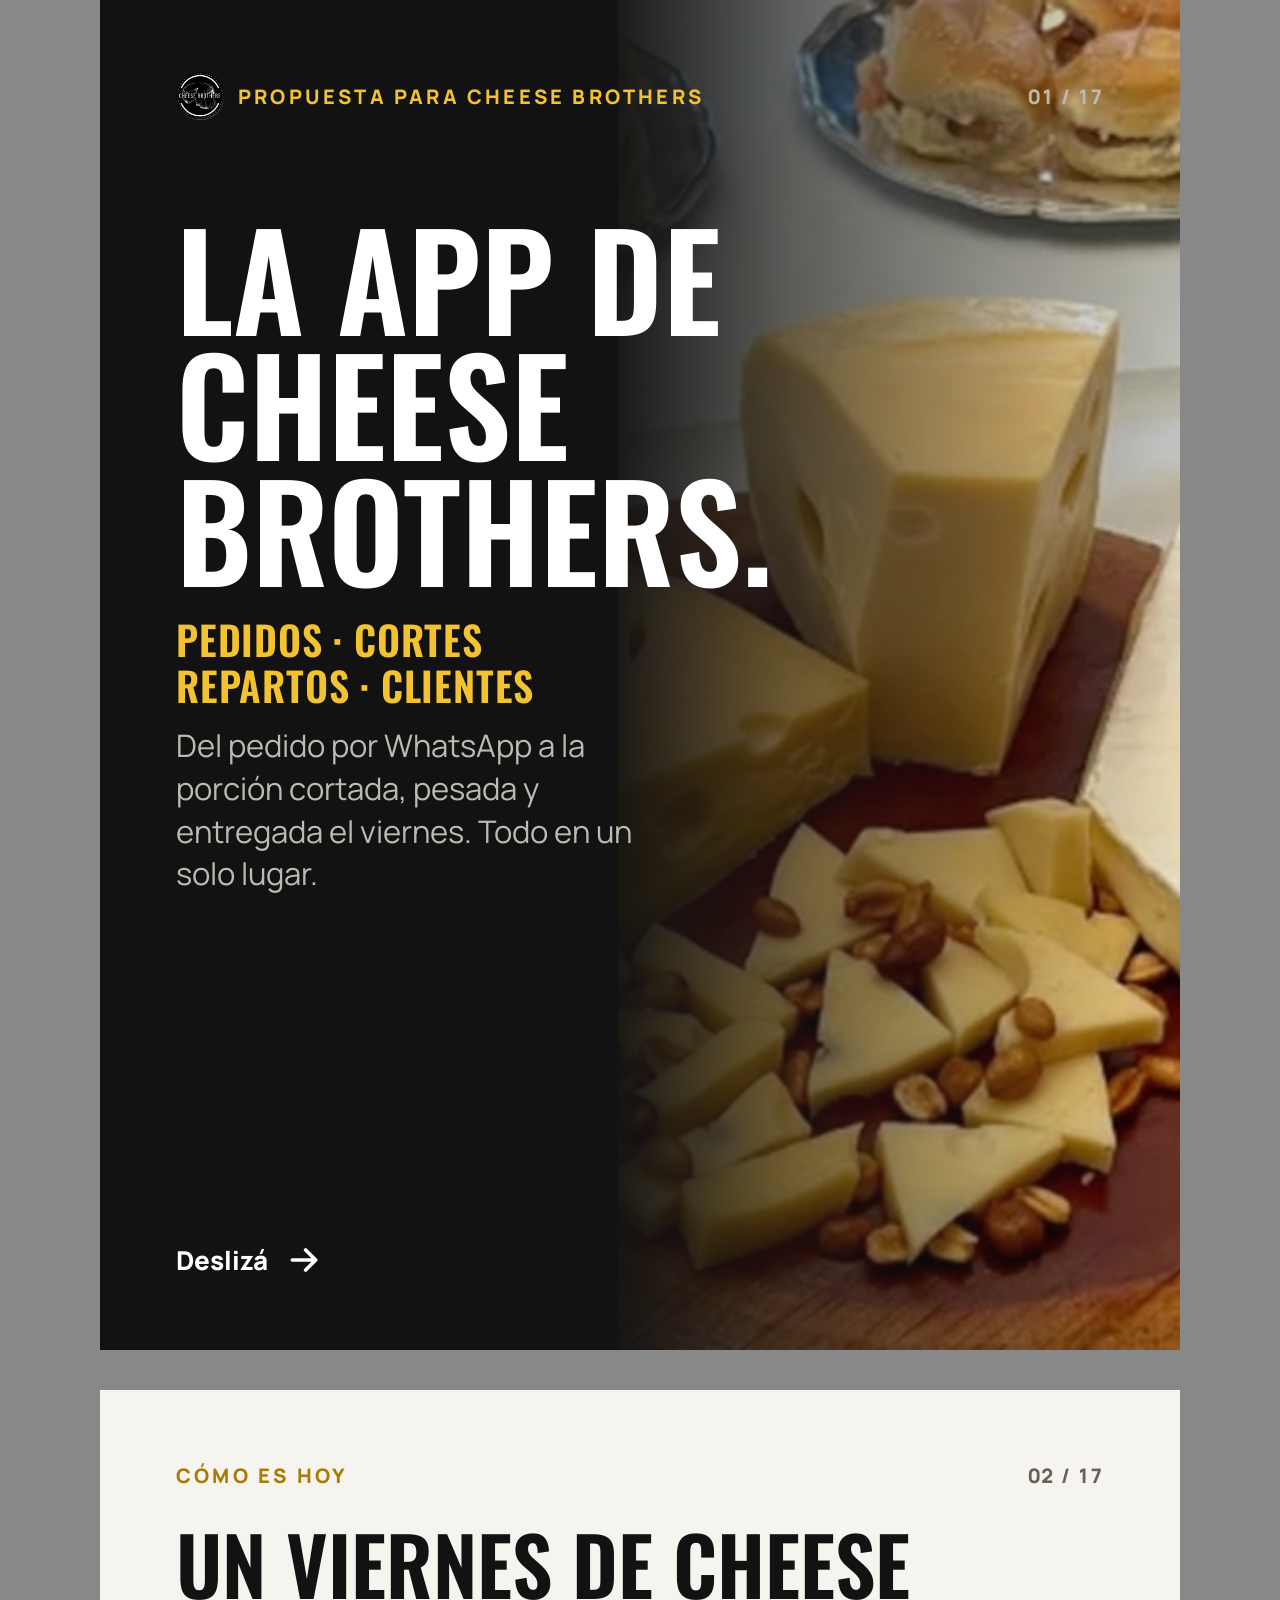
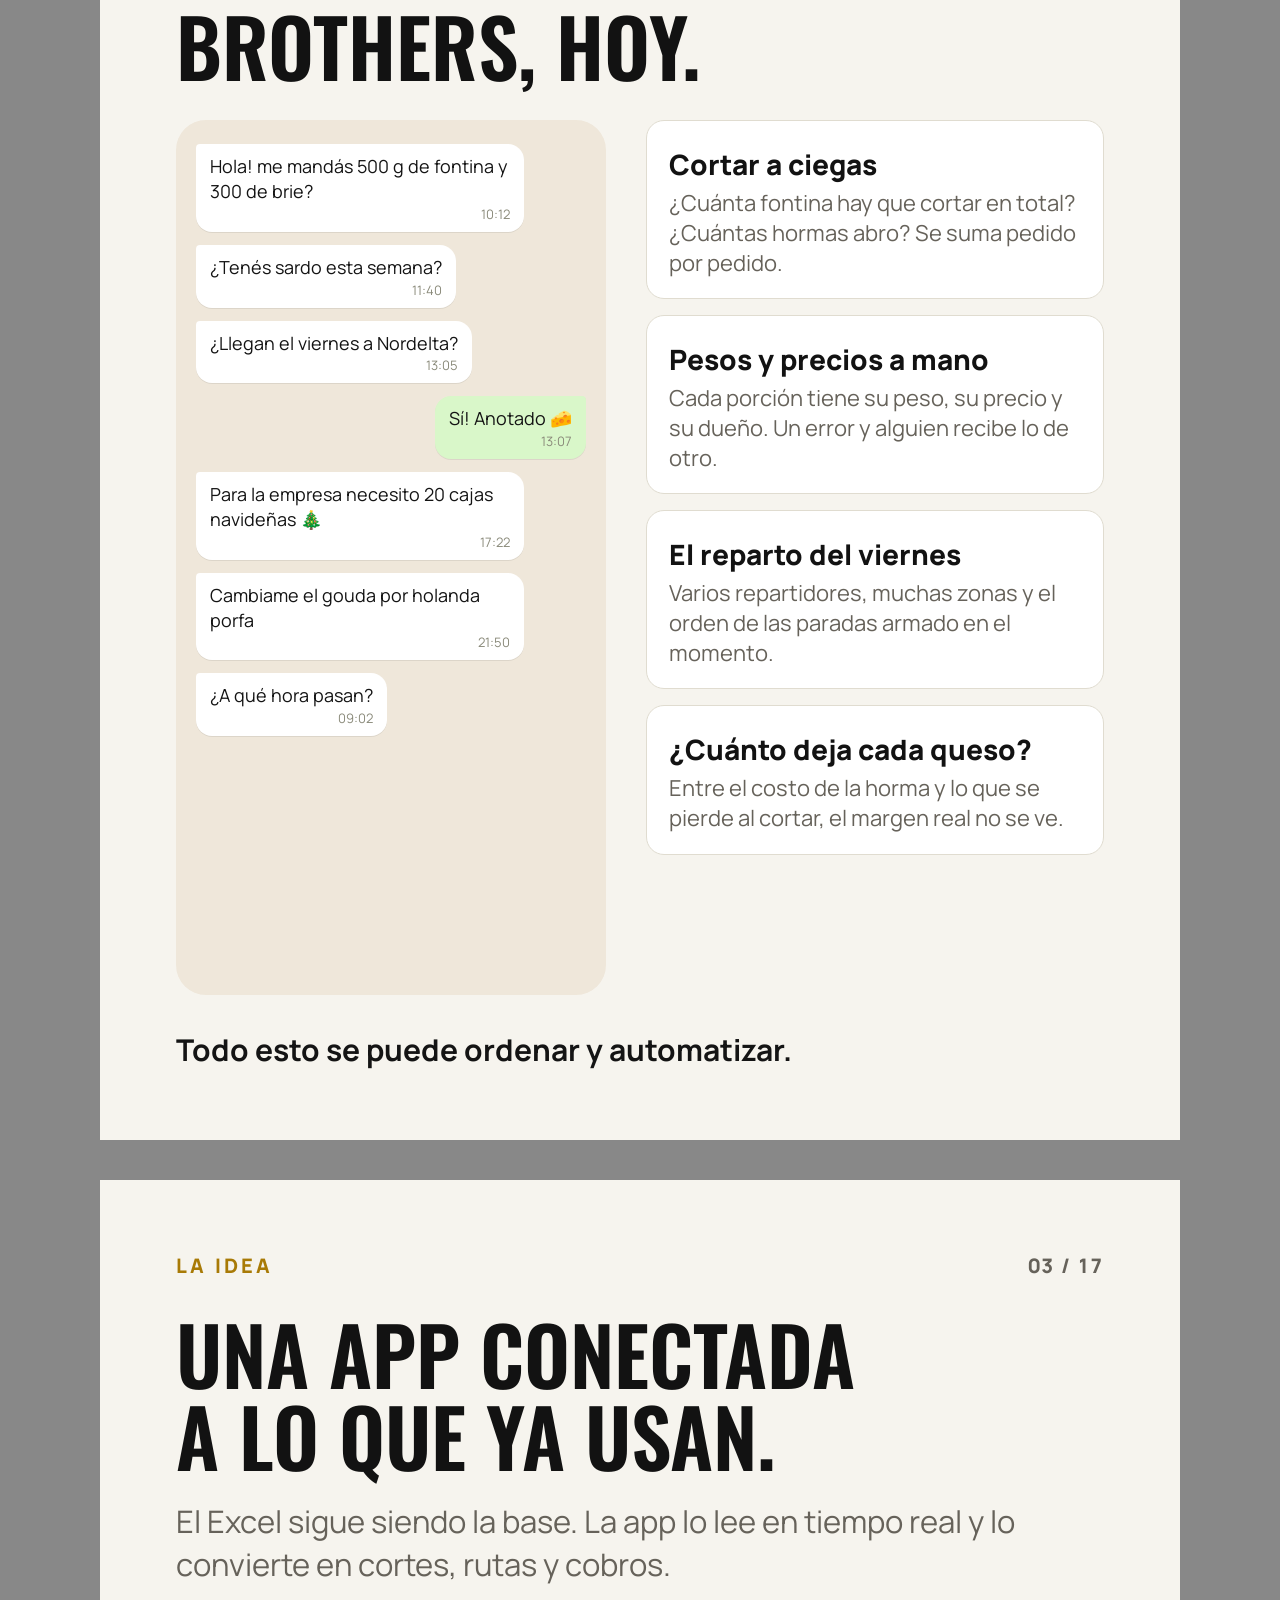
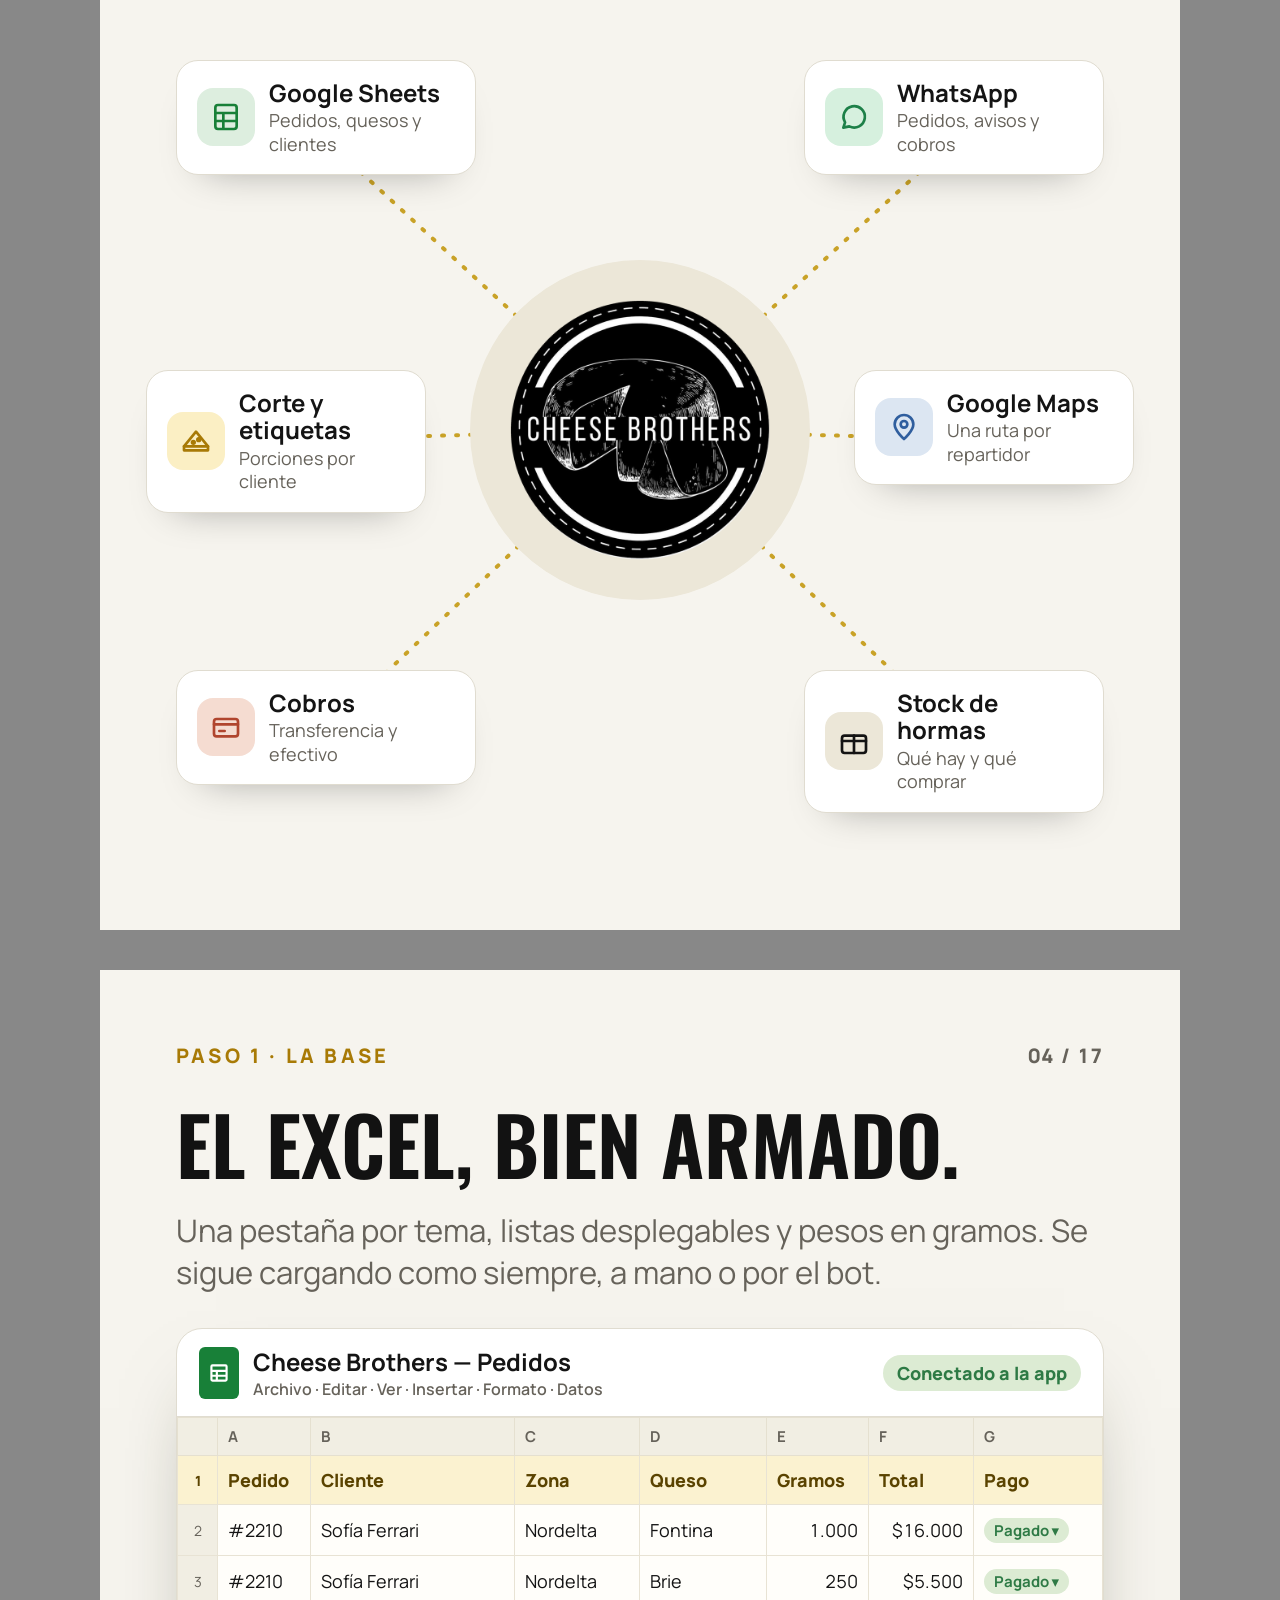
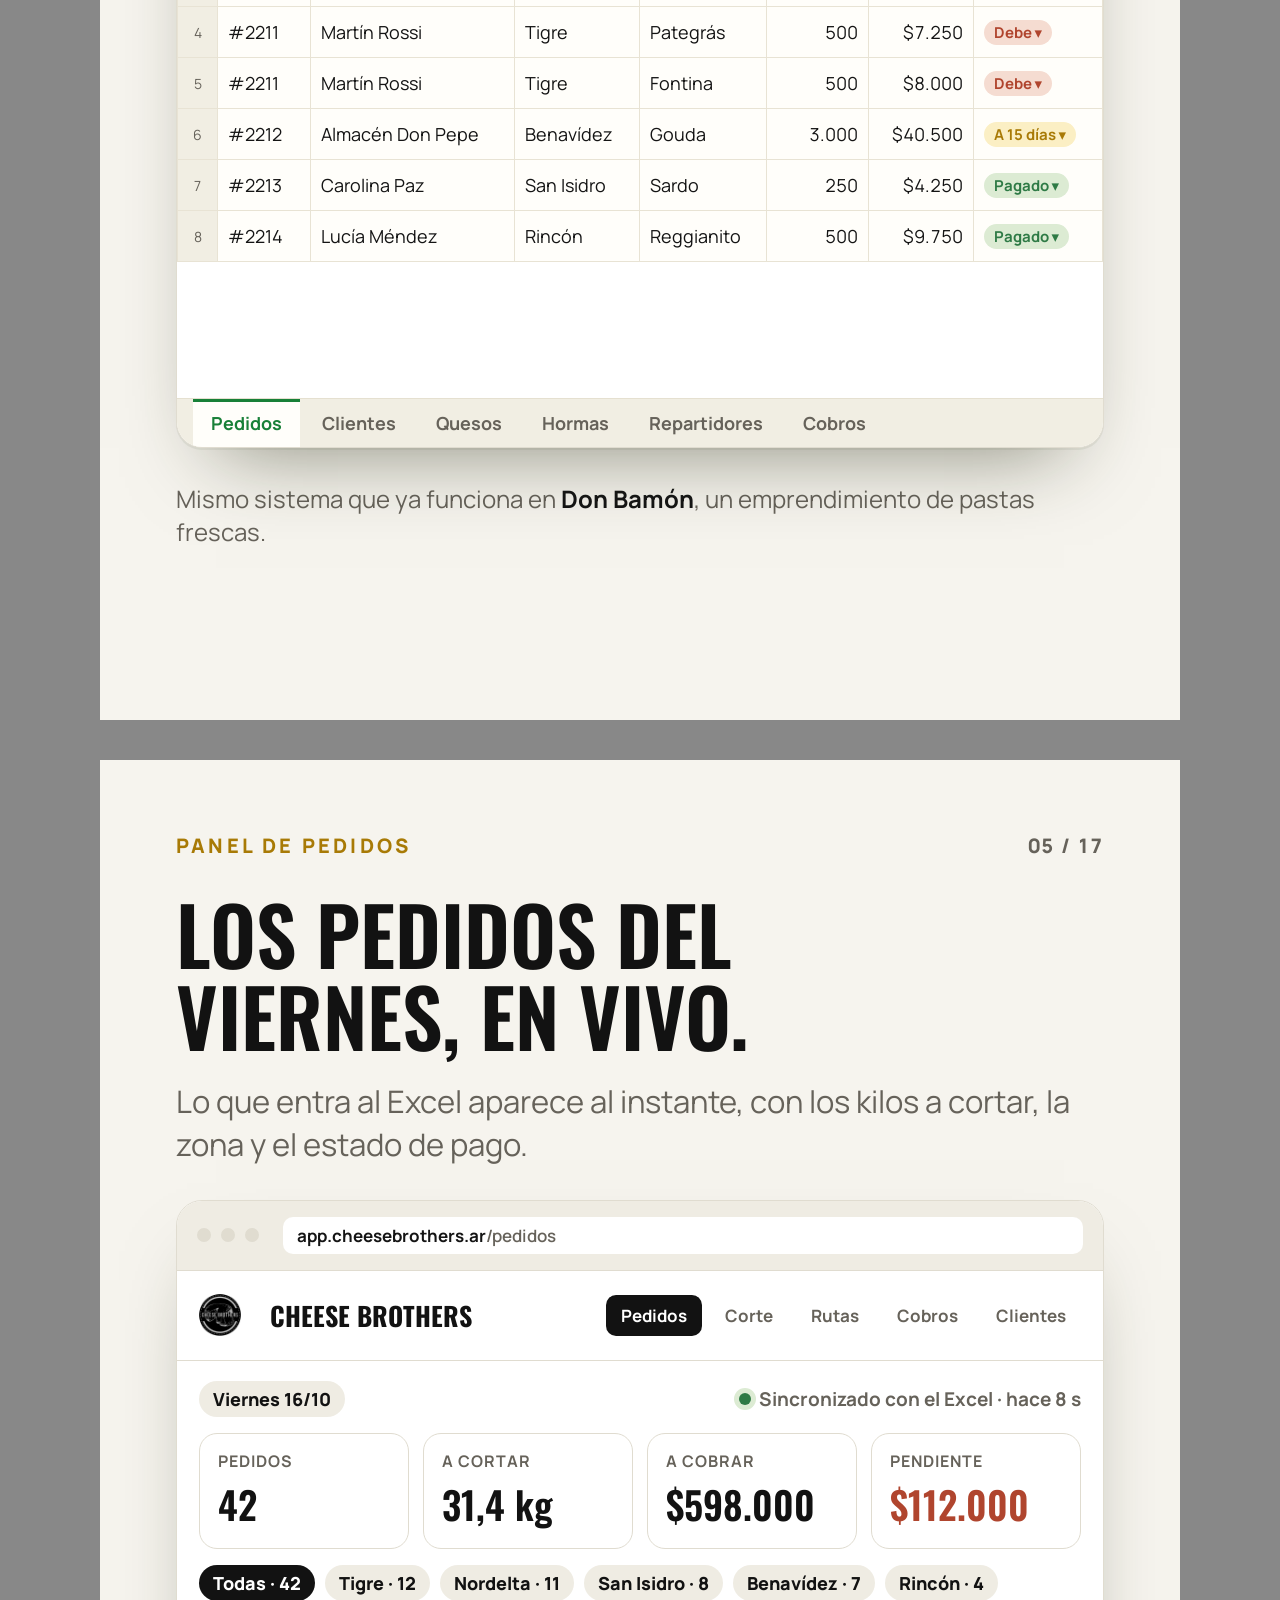
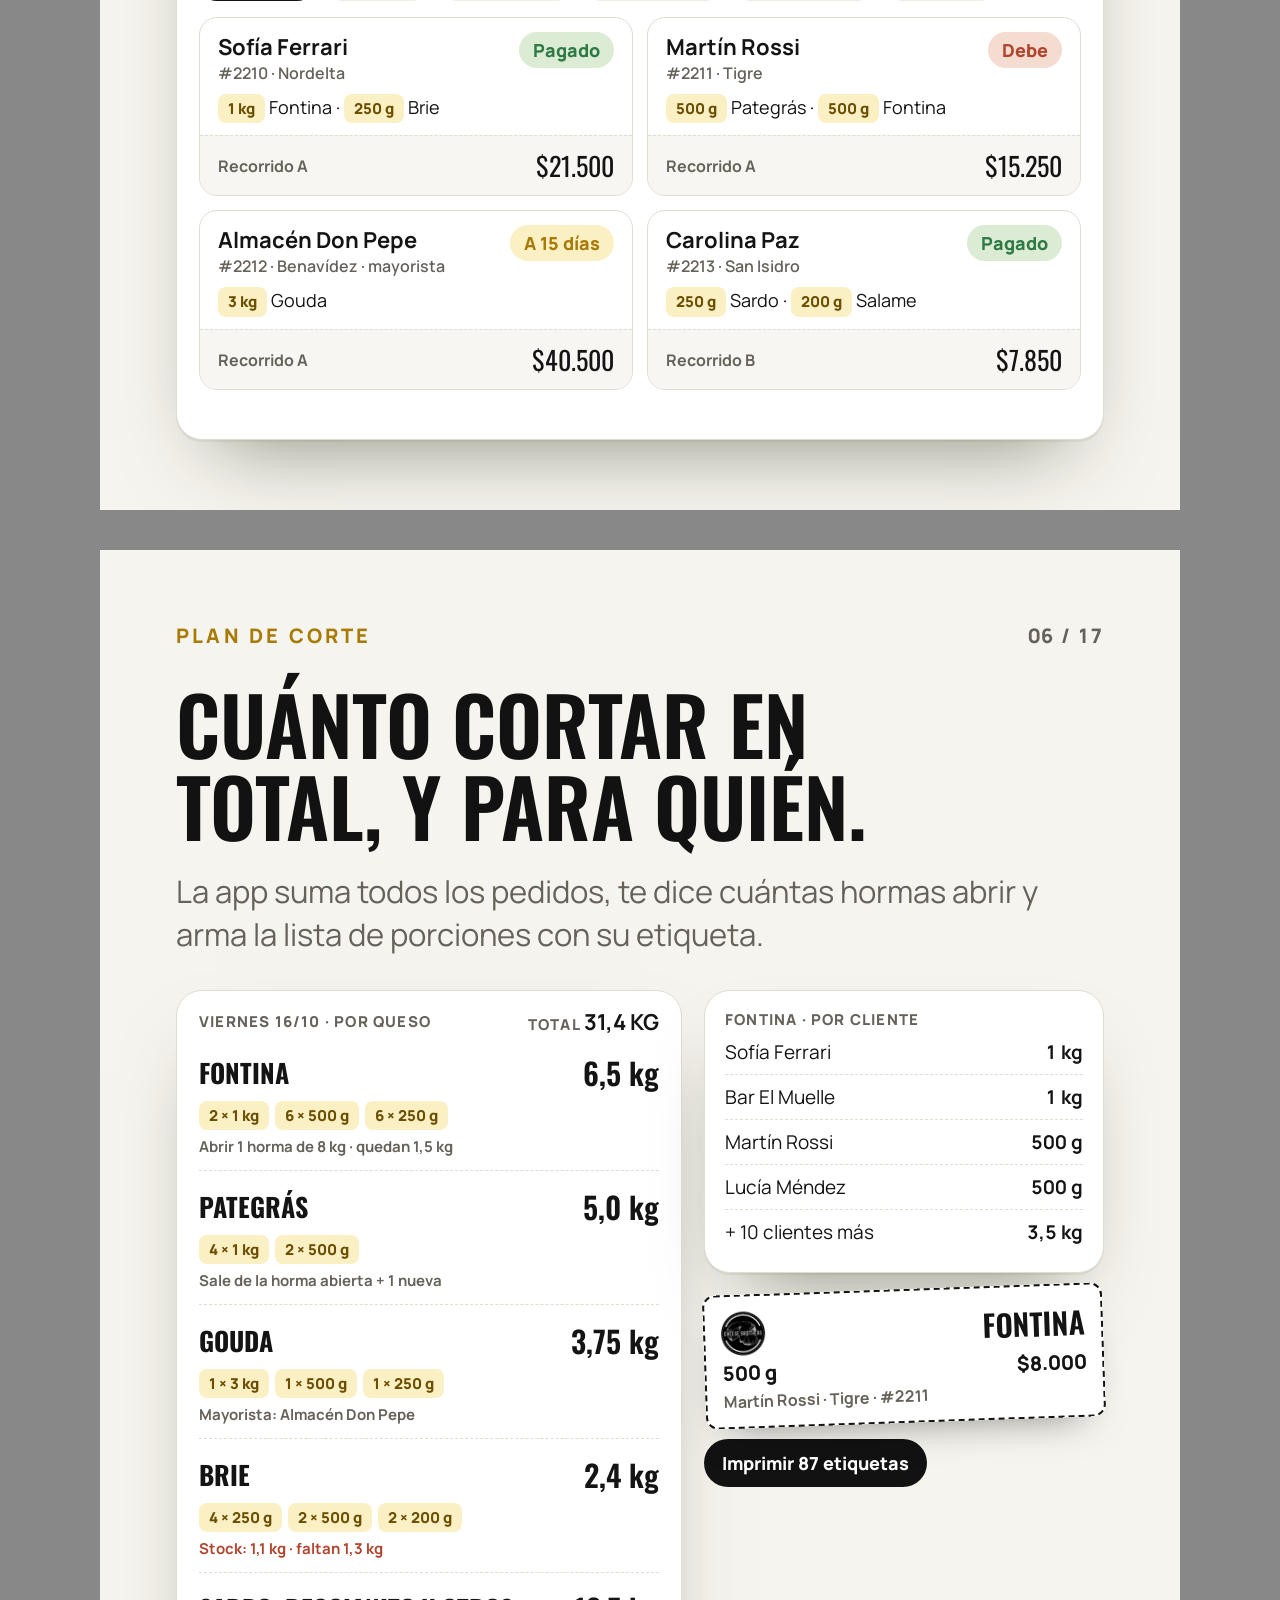
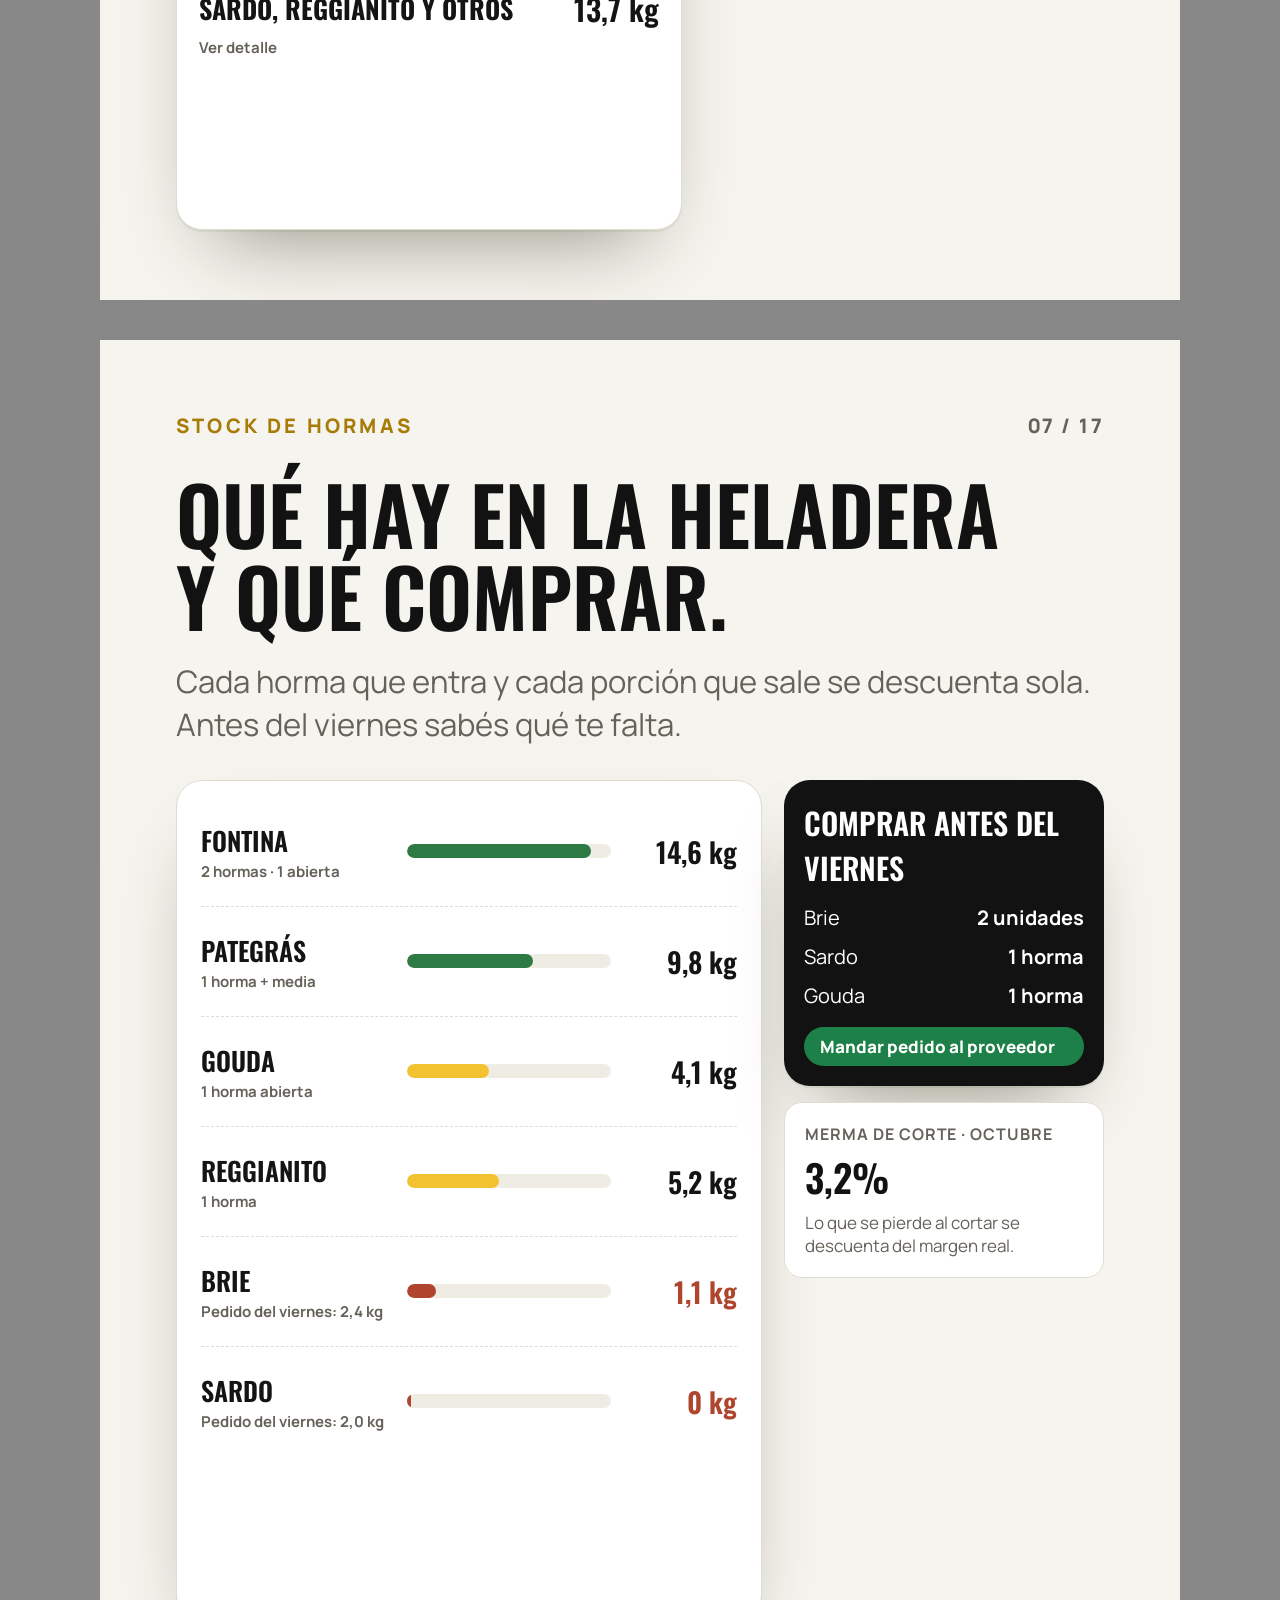
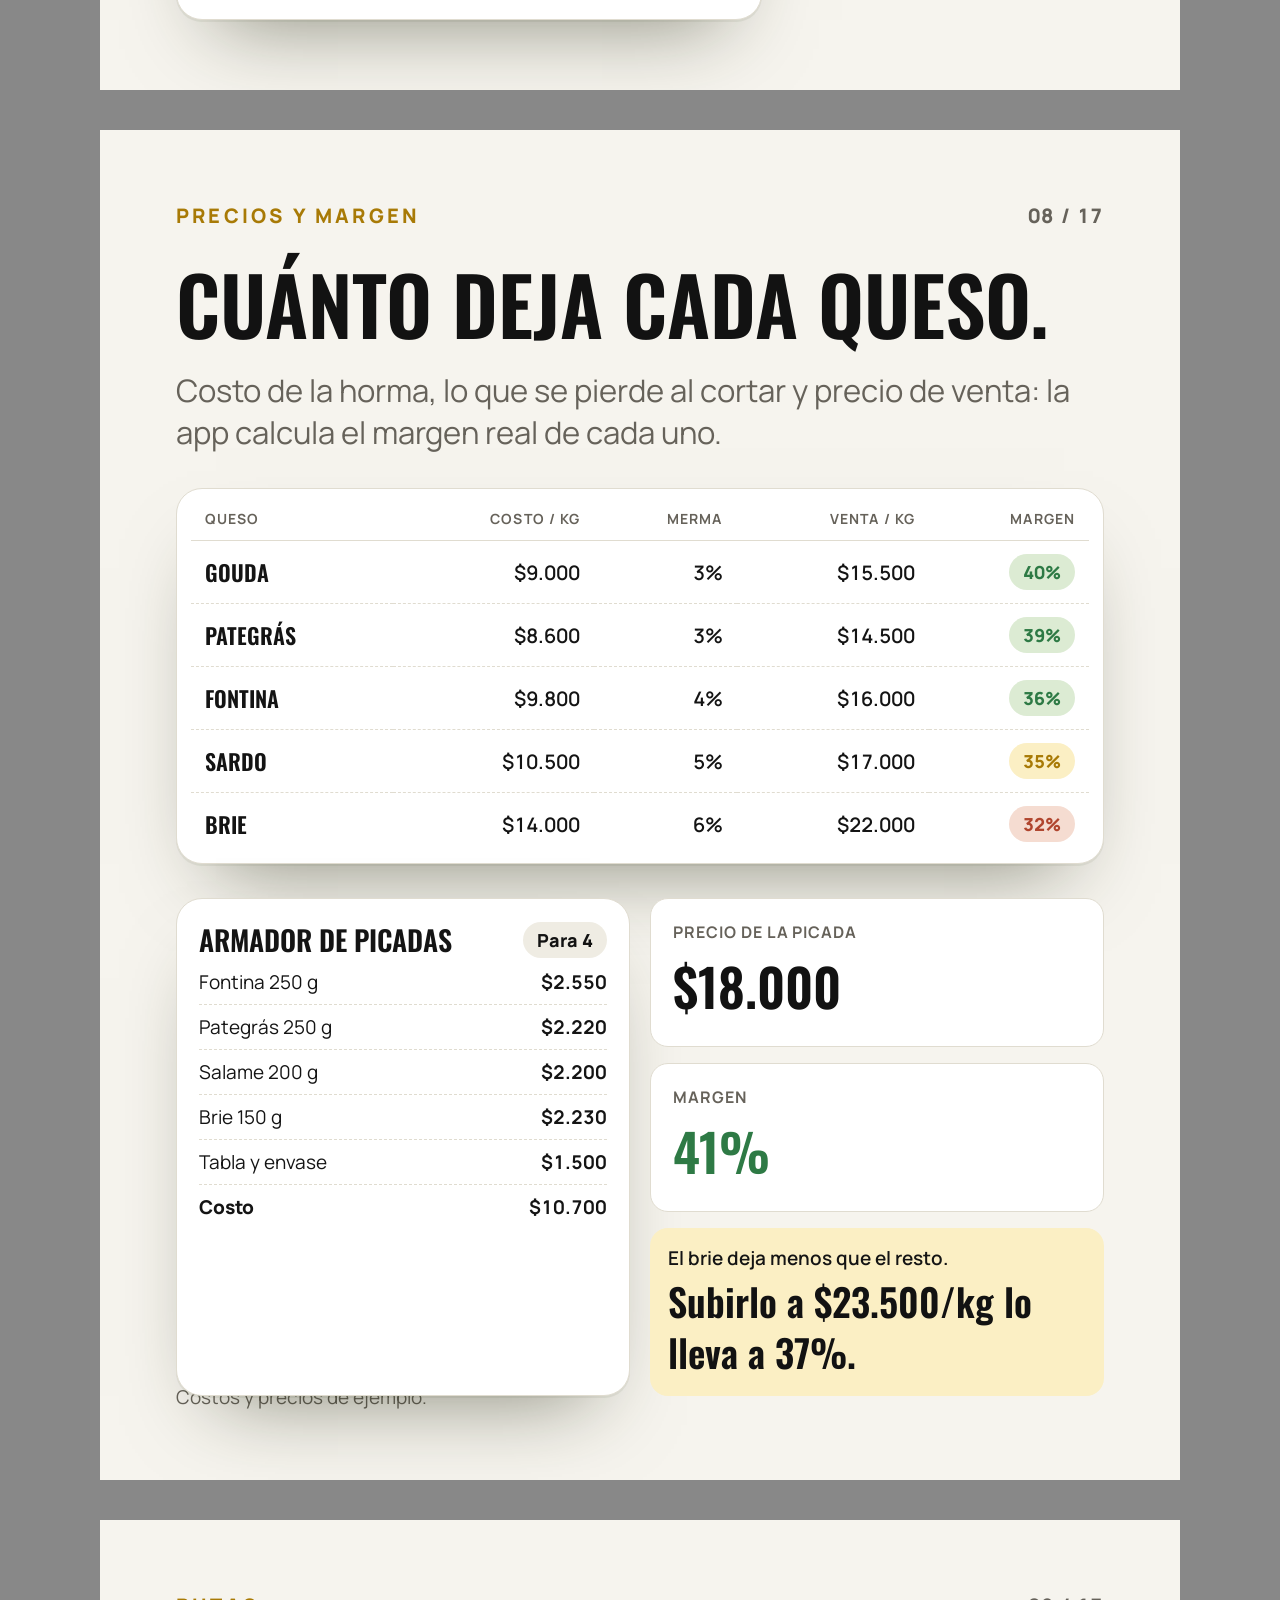
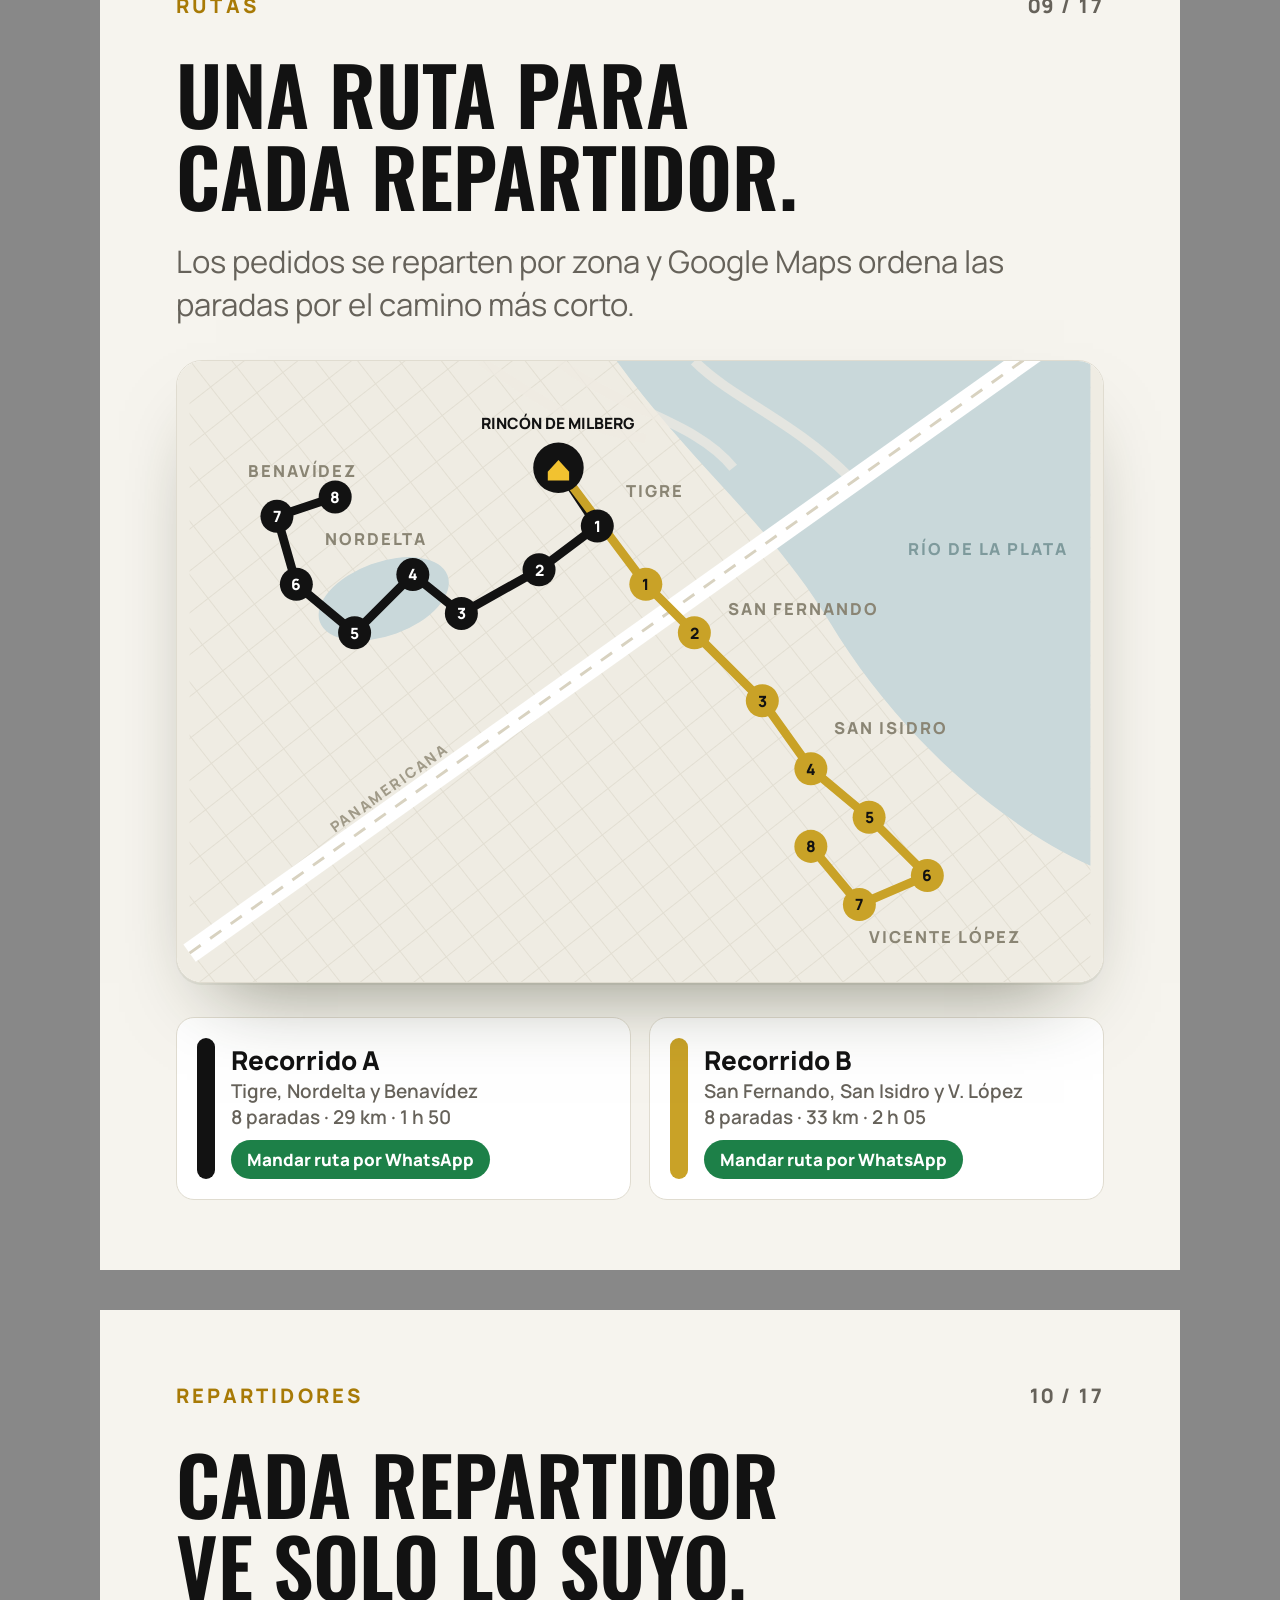
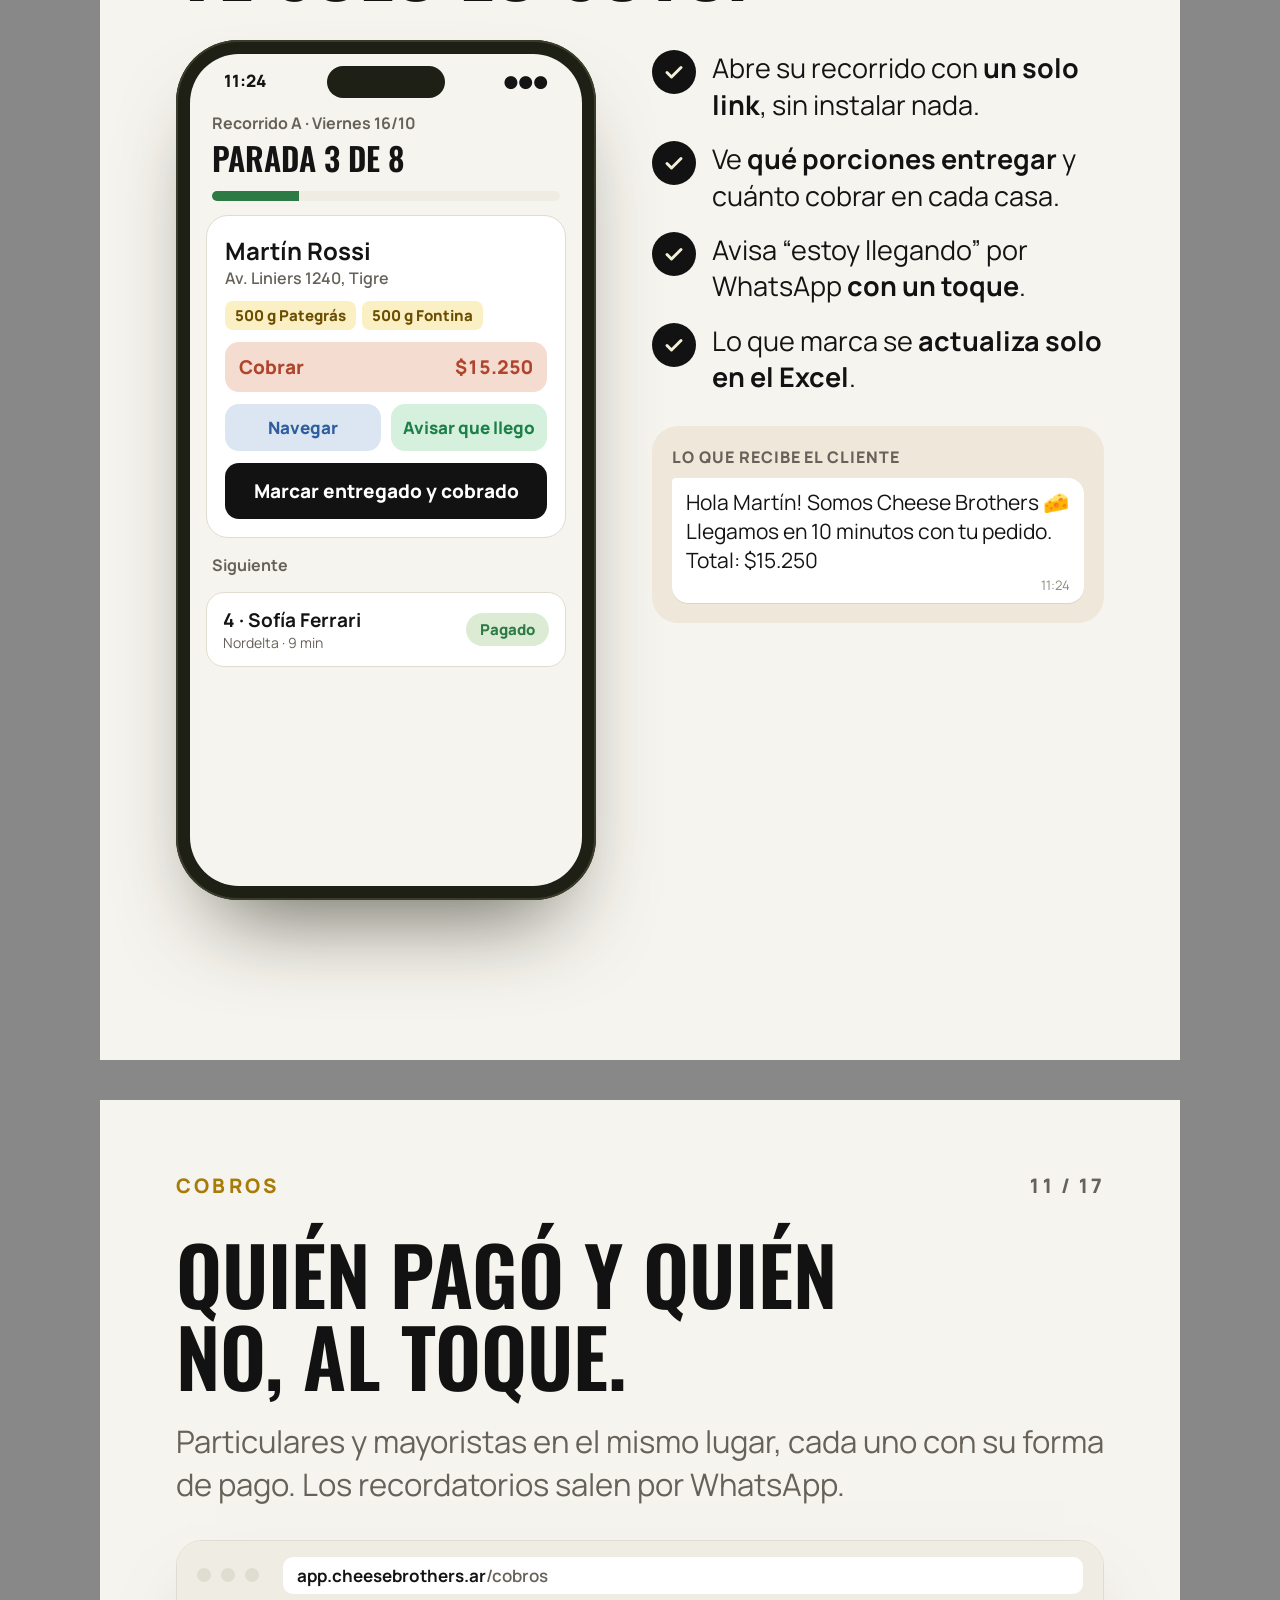
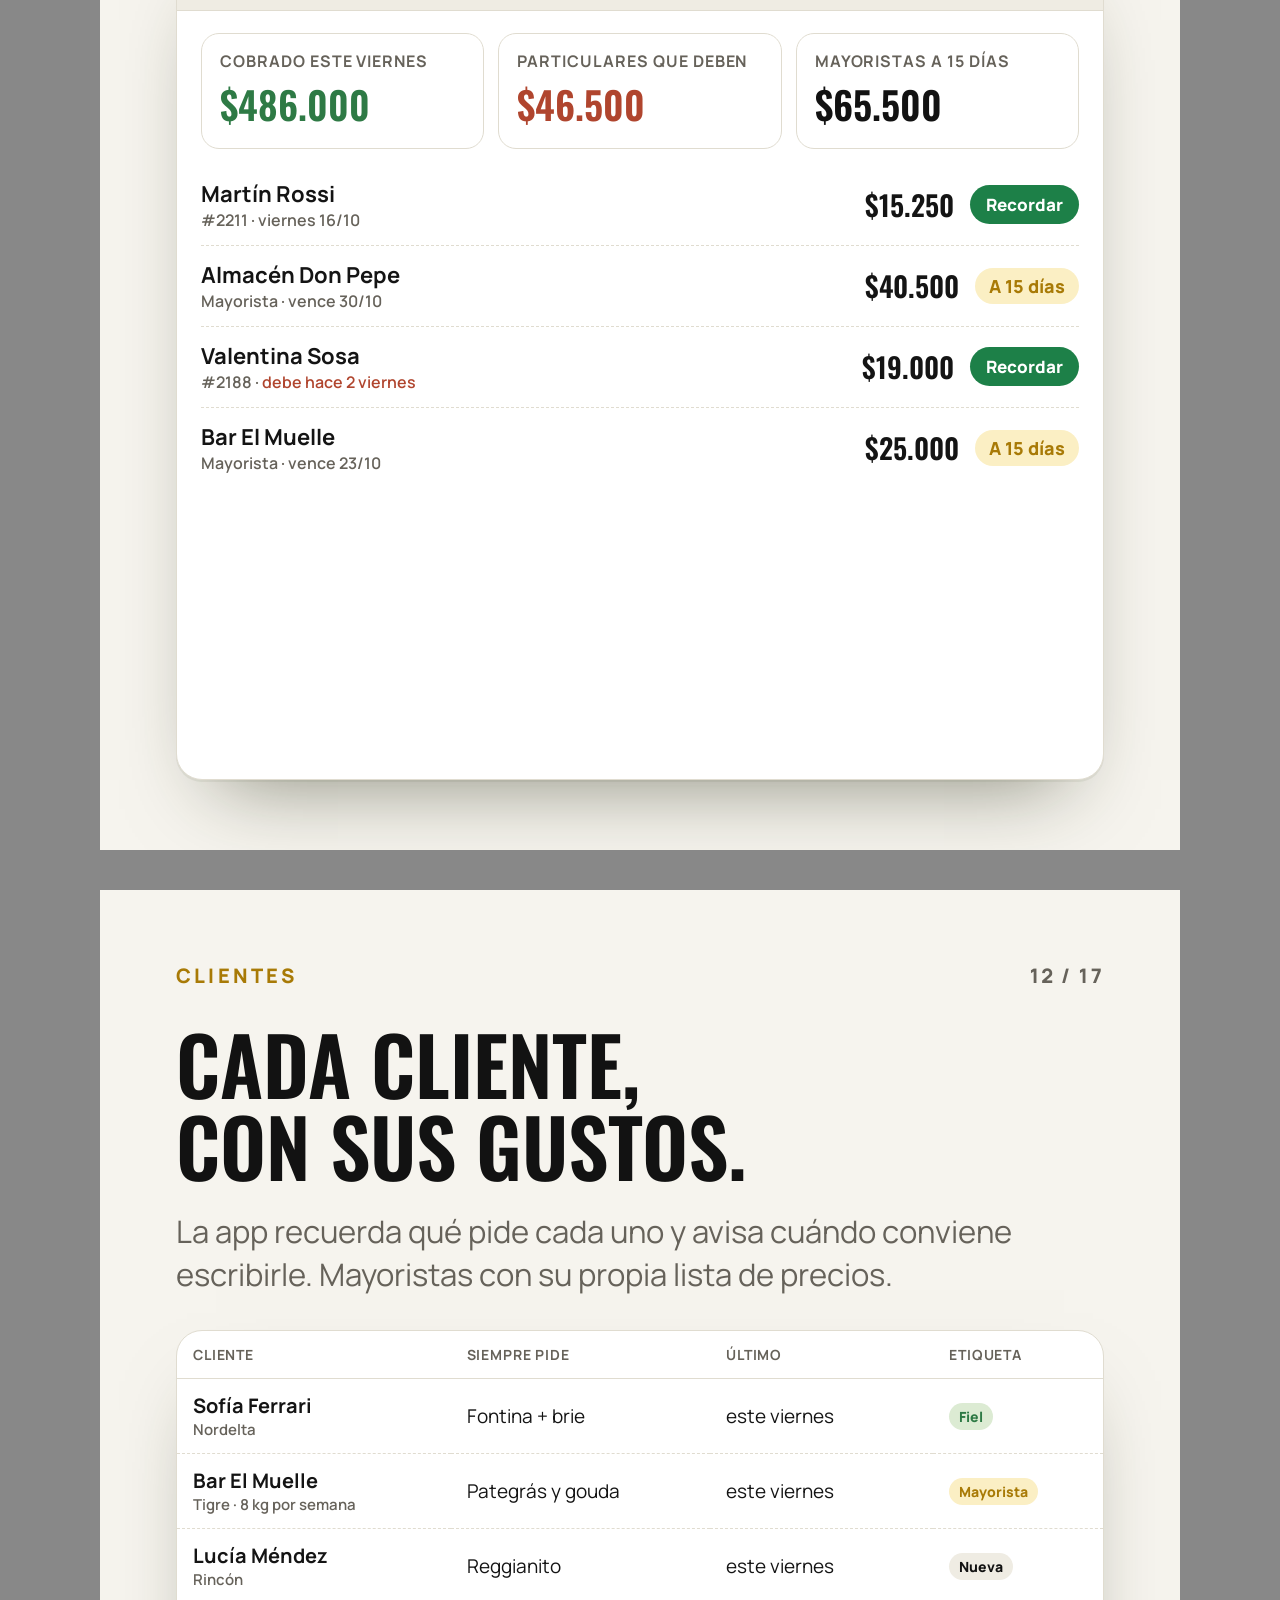
<file: cheese-brothers/propuesta/slides.html>
<!doctype html>
<html lang="es-AR">
<head>
<meta charset="utf-8">
<title>Propuesta App Cheese Brothers</title>
<link rel="stylesheet" href="https://fonts.googleapis.com/css2?family=Oswald:wght@500;600;700&family=Manrope:wght@400;500;600;700;800&display=swap">
<style>

/* Carrusel 1080x1350 (4:5, formato Instagram). Paleta tomada del logo de Alby's. */
:root {
  --paper: #F6F4EE; --card: #FFFFFF; --sunk: #EFECE3; --line: #E0DCD0;
  --olive: #121212; --olive-2: #2A2A2A; --wheat: #F2C230; --cream: #FFFFFF; --cream-2: #BDBAB2;
  --ink: #141414; --muted: #66625A; --honey: #A87A06; --honey-bg: #FBEFC4;
  --ok: #2E7A45; --ok-bg: #DCEBD3; --bad: #B0452E; --bad-bg: #F5DCD1;
  --wa: #1D8048; --wa-bubble: #D9F7C9; --sheet: #188038;
  --f-d: "Oswald", "Arial Narrow", sans-serif; --f-b: "Manrope", system-ui, sans-serif; --f-h: "Oswald", "Arial Narrow", sans-serif;
}

* { box-sizing: border-box; }
body { margin: 0; background: #888; font-family: var(--f-b); color: var(--ink); -webkit-font-smoothing: antialiased; }
.slide { width: 1080px; height: 1350px; position: relative; overflow: hidden; background: var(--paper); padding: 72px 76px 70px; display: flex; flex-direction: column; gap: 34px; margin: 0 auto 40px; }
.slide.dark { background: var(--olive); color: var(--cream); }
.meta { display: flex; justify-content: space-between; align-items: center; font-weight: 800; font-size: 20px; letter-spacing: .16em; text-transform: uppercase; color: var(--honey); }
.meta .brand { display: flex; align-items: center; gap: 14px; }
.meta img { width: 48px; height: 48px; }
.meta .n { color: var(--muted); font-variant-numeric: tabular-nums; letter-spacing: .08em; }
.dark .meta { color: var(--wheat); } .dark .meta .n { color: var(--cream-2); }
h1, h2, h3 { font-family: var(--f-d); font-weight: 400; margin: 0; line-height: 1.04; letter-spacing: -0.012em; text-wrap: balance; }
h2 { font-size: 78px; color: var(--olive); }
.dark h2 { color: var(--cream); }
.lead { font-size: 31px; line-height: 1.38; color: var(--muted); margin: -10px 0 0; max-width: 30em; text-wrap: pretty; }
.dark .lead { color: var(--cream-2); }
.hand { font-family: var(--f-h); font-weight: 700; }
.num { font-variant-numeric: tabular-nums; }
.grow { flex: 1; min-height: 0; position: relative; }
.foot { font-size: 24px; color: var(--muted); margin: 0; }
.foot b { color: var(--ink); }
.pill { display: inline-flex; align-items: center; gap: 8px; padding: 6px 14px; border-radius: 999px; font-weight: 800; font-size: 18px; white-space: nowrap; }
.pill.ok { background: var(--ok-bg); color: var(--ok); }
.pill.bad { background: var(--bad-bg); color: var(--bad); }
.pill.honey { background: var(--honey-bg); color: var(--honey); }
.pill.neutral { background: var(--sunk); color: var(--olive); }
.ico { width: 1em; height: 1em; flex: none; }

/* Ventana de navegador */
.win { background: var(--card); border-radius: 26px; box-shadow: 0 2px 0 rgba(70,76,40,.08), 0 40px 80px -40px rgba(40,44,20,.55); overflow: hidden; border: 1px solid var(--line); display: flex; flex-direction: column; }
.win .bar { display: flex; align-items: center; gap: 10px; padding: 16px 20px; background: var(--sunk); border-bottom: 1px solid var(--line); }
.win .bar i { width: 14px; height: 14px; border-radius: 50%; background: var(--line); display: block; }
.win .url { margin-left: 14px; flex: 1; background: var(--card); border-radius: 10px; padding: 7px 14px; font-size: 17px; color: var(--muted); font-weight: 600; }
.win .url b { color: var(--ink); }
.appnav { display: flex; align-items: center; gap: 8px; padding: 16px 22px; border-bottom: 1px solid var(--line); }
.appnav img { width: 42px; height: 42px; }
.appnav .t { font-family: var(--f-d); font-size: 26px; color: var(--olive); margin-right: auto; margin-left: 6px; }
.appnav span { padding: 9px 15px; border-radius: 10px; font-weight: 700; font-size: 17px; color: var(--muted); }
.appnav span.on { background: var(--olive); color: var(--cream); }

/* Teléfono */
.phone { width: 420px; height: 860px; border-radius: 62px; background: #1E2015; padding: 14px; box-shadow: 0 50px 90px -40px rgba(30,32,16,.7), inset 0 0 0 2px #3a3d2a; flex: none; }
.phone .scr { width: 100%; height: 100%; border-radius: 49px; overflow: hidden; background: var(--paper); color: var(--ink); position: relative; display: flex; flex-direction: column; }
.phone .sb { height: 52px; display: flex; justify-content: space-between; align-items: center; padding: 0 34px; font-weight: 800; font-size: 17px; flex: none; }
.phone .sb::after { content: ""; position: absolute; left: 50%; top: 12px; transform: translateX(-50%); width: 118px; height: 32px; border-radius: 20px; background: #1E2015; }

/* KPI */
.kpis { display: grid; gap: 14px; }
.kpi { background: var(--card); border: 1px solid var(--line); border-radius: 18px; padding: 16px 18px; min-width: 0; }
.kpi small { display: block; font-size: 16px; font-weight: 700; color: var(--muted); text-transform: uppercase; letter-spacing: .06em; }
.kpi b { display: block; font-family: var(--f-d); font-weight: 400; font-size: 38px; color: var(--olive); margin-top: 4px; font-variant-numeric: tabular-nums; }
.kpi.bad b { color: var(--bad); } .kpi.ok b { color: var(--ok); }

/* Tarjeta pedido */
.ord { background: var(--card); border: 1px solid var(--line); border-radius: 18px; overflow: hidden; display: flex; flex-direction: column; min-width: 0; }
.ord .h { display: flex; justify-content: space-between; align-items: flex-start; gap: 10px; padding: 14px 18px 10px; }
.ord .h b { font-size: 22px; display: block; }
.ord .h small { font-size: 16px; color: var(--muted); font-weight: 600; }
.ord .it { padding: 0 18px 12px; font-size: 18px; line-height: 1.45; color: var(--ink); }
.ord .it em { font-style: normal; color: var(--olive); font-weight: 800; }
.ord .f { display: flex; justify-content: space-between; align-items: center; padding: 10px 18px; border-top: 1px dashed var(--line); background: color-mix(in srgb, var(--sunk) 45%, var(--card)); font-size: 16px; color: var(--muted); font-weight: 700; }
.ord .f b { font-family: var(--f-d); font-weight: 400; font-size: 26px; color: var(--ink); }
.wa-btn { display: inline-flex; align-items: center; gap: 8px; background: var(--wa); color: #fff; font-weight: 800; border-radius: 999px; padding: 8px 16px; font-size: 17px; white-space: nowrap; }

/* Bullets */
.ticks { list-style: none; margin: 0; padding: 0; display: grid; gap: 18px; }
.ticks li { display: grid; grid-template-columns: 44px 1fr; gap: 16px; align-items: start; font-size: 27px; line-height: 1.35; }
.ticks li::before { content: ""; width: 44px; height: 44px; border-radius: 50%; background: var(--olive) url("data:image/svg+xml,%3Csvg xmlns='http://www.w3.org/2000/svg' viewBox='0 0 24 24' fill='none' stroke='%23F3EFD8' stroke-width='3' stroke-linecap='round' stroke-linejoin='round'%3E%3Cpath d='M5 12.5l4.5 4.5L19 7.5'/%3E%3C/svg%3E") center / 24px no-repeat; }
.ticks b { color: var(--olive); }
.dark .ticks li::before { background-color: var(--cream); background-image: url("data:image/svg+xml,%3Csvg xmlns='http://www.w3.org/2000/svg' viewBox='0 0 24 24' fill='none' stroke='%23464C28' stroke-width='3' stroke-linecap='round' stroke-linejoin='round'%3E%3Cpath d='M5 12.5l4.5 4.5L19 7.5'/%3E%3C/svg%3E"); }
.dark .ticks b { color: var(--cream); }
.dark .foot { color: var(--cream-2); } .dark .foot b { color: var(--cream); }

/* WhatsApp */
.chat { background: #EFE7DA; display: flex; flex-direction: column; gap: 12px; padding: 18px 16px; flex: 1; }
.chat-h { background: #F7F6F0; display: flex; align-items: center; gap: 12px; padding: 10px 18px 14px; border-bottom: 1px solid #e3ddcf; flex: none; }
.chat-h img { width: 44px; height: 44px; border-radius: 50%; }
.chat-h b { font-size: 19px; display: block; } .chat-h small { font-size: 14px; color: var(--muted); }
.bub { max-width: 84%; padding: 10px 14px 8px; border-radius: 16px; font-size: 18px; line-height: 1.38; box-shadow: 0 1px 0 rgba(0,0,0,.08); background: #fff; align-self: flex-start; border-top-left-radius: 4px; }
.bub.me { background: var(--wa-bubble); align-self: flex-end; border-top-left-radius: 16px; border-top-right-radius: 4px; }
.bub time { display: block; text-align: right; font-size: 13px; color: #8a8a7a; margin-top: 2px; }
.bub .opt { display: block; font-weight: 700; color: var(--olive); }

</style>
</head>
<body>
<style>
/* Cheese Brothers: blanco y negro como el logo, amarillo de queso como acento, letra condensada. */
h1, h2, h3 { font-weight: 600; text-transform: uppercase; letter-spacing: 0; }
h2 { font-size: 80px; line-height: 1.02; }
.hand { font-weight: 600; text-transform: uppercase; letter-spacing: .02em; }
.win, .kpi, .ord, .bub, .phone .scr { color: var(--ink); }
.kpi b { font-weight: 600; }
.yel { color: var(--wheat); }
.photo { position: absolute; inset: 0; background-size: cover; background-position: center; }
.row { display: flex; justify-content: space-between; align-items: center; gap: 12px; }
.lbl { font-size: 15px; font-weight: 800; letter-spacing: .08em; text-transform: uppercase; color: var(--muted); }
.qs { display: inline-flex; align-items: center; gap: 6px; padding: 4px 10px; border-radius: 8px; background: var(--honey-bg); color: #6B4E00; font-weight: 800; font-size: 15px; white-space: nowrap; }
.ln { display: flex; justify-content: space-between; padding: 9px 0; border-bottom: 1px dashed var(--line); font-size: 19px; }
.ln:last-child { border-bottom: 0; }
.ln b { font-variant-numeric: tabular-nums; }
.mono { font-family: var(--f-d); font-weight: 600; }
</style>

<!-- 1 · PORTADA -->
<section class="slide dark" id="s1">
  <div class="photo" style="background-image:url(../assets/tabla.jpg);left:auto;width:52%"></div>
  <div class="photo" style="background:linear-gradient(90deg,#121212 46%,rgba(18,18,18,.6) 64%,rgba(18,18,18,.05) 100%)"></div>
  <div class="meta" style="position:relative"><span class="brand"><img src="../assets/logo-180.png" alt="">Propuesta para Cheese Brothers</span><span class="n">01 / 17</span></div>
  <div style="position:relative;display:flex;flex-direction:column;gap:26px;margin-top:60px;max-width:640px">
    <h1 style="font-size:132px;color:var(--cream);line-height:.95">La app de<br>Cheese<br>Brothers.</h1>
    <p class="hand" style="font-size:40px;color:var(--wheat);margin:0;line-height:1.15">pedidos · cortes<br>repartos · clientes</p>
    <p class="lead" style="max-width:15em">Del pedido por WhatsApp a la porción cortada, pesada y entregada el viernes. Todo en un solo lugar.</p>
  </div>
  <div style="margin-top:auto;position:relative;display:flex;align-items:center;gap:16px;font-size:26px;font-weight:800;color:var(--cream)">Deslizá <svg style="width:40px;height:40px" viewBox="0 0 24 24" fill="none" stroke="currentColor" stroke-width="2.2" stroke-linecap="round" stroke-linejoin="round"><path d="M5 12h14M13 6l6 6-6 6"/></svg></div>
</section>

<!-- 2 · HOY -->
<section class="slide" id="s2">
  <div class="meta"><span>Cómo es hoy</span><span class="n">02 / 17</span></div>
  <h2>Un viernes de Cheese Brothers, hoy.</h2>
  <div class="grow" style="display:grid;grid-template-columns:430px 1fr;gap:40px">
    <div style="background:#EFE7DA;border-radius:30px;padding:24px 20px;display:flex;flex-direction:column;gap:13px;overflow:hidden">
      <div class="bub">Hola! me mandás 500 g de fontina y 300 de brie? <time>10:12</time></div>
      <div class="bub">¿Tenés sardo esta semana? <time>11:40</time></div>
      <div class="bub">¿Llegan el viernes a Nordelta? <time>13:05</time></div>
      <div class="bub me">Sí! Anotado 🧀 <time>13:07</time></div>
      <div class="bub">Para la empresa necesito 20 cajas navideñas 🎄 <time>17:22</time></div>
      <div class="bub">Cambiame el gouda por holanda porfa <time>21:50</time></div>
      <div class="bub">¿A qué hora pasan? <time>09:02</time></div>
    </div>
    <div style="display:flex;flex-direction:column;gap:16px">
      <div class="kpi" style="padding:20px 22px"><b style="font-size:28px;font-family:var(--f-b);font-weight:800">Cortar a ciegas</b><p style="margin:6px 0 0;font-size:22px;color:var(--muted);line-height:1.35">¿Cuánta fontina hay que cortar en total? ¿Cuántas hormas abro? Se suma pedido por pedido.</p></div>
      <div class="kpi" style="padding:20px 22px"><b style="font-size:28px;font-family:var(--f-b);font-weight:800">Pesos y precios a mano</b><p style="margin:6px 0 0;font-size:22px;color:var(--muted);line-height:1.35">Cada porción tiene su peso, su precio y su dueño. Un error y alguien recibe lo de otro.</p></div>
      <div class="kpi" style="padding:20px 22px"><b style="font-size:28px;font-family:var(--f-b);font-weight:800">El reparto del viernes</b><p style="margin:6px 0 0;font-size:22px;color:var(--muted);line-height:1.35">Varios repartidores, muchas zonas y el orden de las paradas armado en el momento.</p></div>
      <div class="kpi" style="padding:20px 22px"><b style="font-size:28px;font-family:var(--f-b);font-weight:800">¿Cuánto deja cada queso?</b><p style="margin:6px 0 0;font-size:22px;color:var(--muted);line-height:1.35">Entre el costo de la horma y lo que se pierde al cortar, el margen real no se ve.</p></div>
    </div>
  </div>
  <p class="foot" style="font-size:30px"><b>Todo esto se puede ordenar y automatizar.</b></p>
</section>

<!-- 3 · CÓMO SE CONECTA -->
<section class="slide" id="s3">
  <div class="meta"><span>La idea</span><span class="n">03 / 17</span></div>
  <h2>Una app conectada a lo que ya usan.</h2>
  <p class="lead">El Excel sigue siendo la base. La app lo lee en tiempo real y lo convierte en cortes, rutas y cobros.</p>
  <div class="grow" style="position:relative">
    <svg viewBox="0 0 928 820" width="928" height="820" style="position:absolute;inset:0" aria-hidden="true">
      <g stroke="#C9A227" stroke-width="4" stroke-dasharray="2 12" stroke-linecap="round" fill="none">
        <path d="M464 410 L150 120"/><path d="M464 410 L778 120"/><path d="M464 410 L110 420"/><path d="M464 410 L818 420"/><path d="M464 410 L150 710"/><path d="M464 410 L778 710"/>
      </g>
      <circle cx="464" cy="410" r="170" fill="#ECE7D8"/>
    </svg>
    <img src="../assets/logo.png" alt="" style="position:absolute;left:334px;top:280px;width:260px;height:260px">
    <style>
      .node { position: absolute; width: 300px; background: var(--card); border: 1px solid var(--line); border-radius: 22px; padding: 18px 20px; display: grid; grid-template-columns: 58px 1fr; gap: 14px; align-items: center; box-shadow: 0 20px 40px -28px rgba(0,0,0,.4); }
      .node .i { width: 58px; height: 58px; border-radius: 16px; display: grid; place-items: center; }
      .node .i svg { width: 32px; height: 32px; }
      .node b { font-size: 24px; display: block; line-height: 1.15; }
      .node small { font-size: 18px; color: var(--muted); line-height: 1.3; display: block; margin-top: 3px; }
    </style>
    <div class="node" style="left:0;top:40px"><div class="i" style="background:#DDEEDF;color:var(--sheet)"><svg viewBox="0 0 24 24" fill="none" stroke="currentColor" stroke-width="2"><rect x="4" y="3" width="16" height="18" rx="2"/><path d="M4 9h16M4 15h16M10 9v12"/></svg></div><div><b>Google Sheets</b><small>Pedidos, quesos y clientes</small></div></div>
    <div class="node" style="right:0;top:40px"><div class="i" style="background:#D6F0DE;color:var(--wa)"><svg viewBox="0 0 24 24" fill="none" stroke="currentColor" stroke-width="2" stroke-linejoin="round"><path d="M4 20l1.3-4A8 8 0 1 1 8.5 19z"/></svg></div><div><b>WhatsApp</b><small>Pedidos, avisos y cobros</small></div></div>
    <div class="node" style="left:-30px;top:350px;width:280px"><div class="i" style="background:#FBEFC4;color:var(--honey)"><svg viewBox="0 0 24 24" fill="none" stroke="currentColor" stroke-width="2" stroke-linecap="round" stroke-linejoin="round"><path d="M3 16l9-11 9 11z"/><path d="M3 16v3h18v-3"/><circle cx="10" cy="13" r="1"/><circle cx="14" cy="11" r="1"/></svg></div><div><b>Corte y etiquetas</b><small>Porciones por cliente</small></div></div>
    <div class="node" style="right:-30px;top:350px;width:280px"><div class="i" style="background:#DCE6F2;color:#2F5E9E"><svg viewBox="0 0 24 24" fill="none" stroke="currentColor" stroke-width="2" stroke-linecap="round" stroke-linejoin="round"><path d="M12 21s-7-6-7-11a7 7 0 0 1 14 0c0 5-7 11-7 11z"/><circle cx="12" cy="10" r="2.5"/></svg></div><div><b>Google Maps</b><small>Una ruta por repartidor</small></div></div>
    <div class="node" style="left:0;top:650px"><div class="i" style="background:#F5DCD1;color:var(--bad)"><svg viewBox="0 0 24 24" fill="none" stroke="currentColor" stroke-width="2" stroke-linecap="round"><rect x="3" y="6" width="18" height="13" rx="2"/><path d="M3 10h18M7 15h4"/></svg></div><div><b>Cobros</b><small>Transferencia y efectivo</small></div></div>
    <div class="node" style="right:0;top:650px"><div class="i" style="background:#ECE7D8;color:var(--ink)"><svg viewBox="0 0 24 24" fill="none" stroke="currentColor" stroke-width="2" stroke-linecap="round" stroke-linejoin="round"><rect x="3" y="8" width="18" height="13" rx="2"/><path d="M12 8v13M3 12h18"/></svg></div><div><b>Stock de hormas</b><small>Qué hay y qué comprar</small></div></div>
  </div>
</section>

<!-- 4 · EXCEL -->
<section class="slide" id="s4">
  <div class="meta"><span>Paso 1 · La base</span><span class="n">04 / 17</span></div>
  <h2>El Excel, bien armado.</h2>
  <p class="lead">Una pestaña por tema, listas desplegables y pesos en gramos. Se sigue cargando como siempre, a mano o por el bot.</p>
  <div class="win grow" style="flex:none;height:720px">
    <div style="display:flex;align-items:center;gap:14px;padding:16px 22px;border-bottom:1px solid var(--line)">
      <div style="width:40px;height:52px;border-radius:6px;background:var(--sheet);display:grid;place-items:center"><svg viewBox="0 0 24 24" width="26" height="26" fill="none" stroke="#fff" stroke-width="2"><rect x="5" y="5" width="14" height="14" rx="1"/><path d="M5 10h14M5 14.5h14M10 10v9"/></svg></div>
      <div><b style="font-size:24px">Cheese Brothers — Pedidos</b><div style="font-size:16px;color:var(--muted);font-weight:600">Archivo · Editar · Ver · Insertar · Formato · Datos</div></div>
      <span class="pill ok" style="margin-left:auto">Conectado a la app</span>
    </div>
    <style>
      .sheet { width: 100%; border-collapse: collapse; font-size: 18px; }
      .sheet th { background: #F1EEE3; color: var(--muted); font-weight: 700; font-size: 15px; padding: 8px 10px; border: 1px solid #E5E0D0; text-align: left; }
      .sheet td { padding: 12px 10px; border: 1px solid #E8E3D4; white-space: nowrap; background: #FFFEFA; }
      .sheet tr.hd td { background: #FBF2D0; font-weight: 800; color: #5A4300; }
      .sheet td.r { text-align: right; font-variant-numeric: tabular-nums; }
      .sheet td.rn { background: #F1EEE3; color: var(--muted); text-align: center; width: 40px; font-size: 14px; }
      .dd { display: inline-flex; padding: 2px 10px; border-radius: 999px; font-weight: 700; font-size: 15px; }
      .tabs { display: flex; gap: 4px; padding: 0 16px; background: #F1EEE3; border-top: 1px solid #E5E0D0; margin-top: auto; }
      .tabs span { padding: 12px 18px; font-size: 18px; font-weight: 700; color: var(--muted); }
      .tabs span.on { background: #FFFEFA; color: var(--sheet); box-shadow: inset 0 3px 0 var(--sheet); }
    </style>
    <table class="sheet">
      <tr><th></th><th>A</th><th>B</th><th>C</th><th>D</th><th>E</th><th>F</th><th>G</th></tr>
      <tr class="hd"><td class="rn">1</td><td>Pedido</td><td>Cliente</td><td>Zona</td><td>Queso</td><td>Gramos</td><td>Total</td><td>Pago</td></tr>
      <tr><td class="rn">2</td><td>#2210</td><td>Sofía Ferrari</td><td>Nordelta</td><td>Fontina</td><td class="r">1.000</td><td class="r">$16.000</td><td><span class="dd" style="background:var(--ok-bg);color:var(--ok)">Pagado ▾</span></td></tr>
      <tr><td class="rn">3</td><td>#2210</td><td>Sofía Ferrari</td><td>Nordelta</td><td>Brie</td><td class="r">250</td><td class="r">$5.500</td><td><span class="dd" style="background:var(--ok-bg);color:var(--ok)">Pagado ▾</span></td></tr>
      <tr><td class="rn">4</td><td>#2211</td><td>Martín Rossi</td><td>Tigre</td><td>Pategrás</td><td class="r">500</td><td class="r">$7.250</td><td><span class="dd" style="background:var(--bad-bg);color:var(--bad)">Debe ▾</span></td></tr>
      <tr><td class="rn">5</td><td>#2211</td><td>Martín Rossi</td><td>Tigre</td><td>Fontina</td><td class="r">500</td><td class="r">$8.000</td><td><span class="dd" style="background:var(--bad-bg);color:var(--bad)">Debe ▾</span></td></tr>
      <tr><td class="rn">6</td><td>#2212</td><td>Almacén Don Pepe</td><td>Benavídez</td><td>Gouda</td><td class="r">3.000</td><td class="r">$40.500</td><td><span class="dd" style="background:var(--honey-bg);color:var(--honey)">A 15 días ▾</span></td></tr>
      <tr><td class="rn">7</td><td>#2213</td><td>Carolina Paz</td><td>San Isidro</td><td>Sardo</td><td class="r">250</td><td class="r">$4.250</td><td><span class="dd" style="background:var(--ok-bg);color:var(--ok)">Pagado ▾</span></td></tr>
      <tr><td class="rn">8</td><td>#2214</td><td>Lucía Méndez</td><td>Rincón</td><td>Reggianito</td><td class="r">500</td><td class="r">$9.750</td><td><span class="dd" style="background:var(--ok-bg);color:var(--ok)">Pagado ▾</span></td></tr>
    </table>
    <div class="tabs"><span class="on">Pedidos</span><span>Clientes</span><span>Quesos</span><span>Hormas</span><span>Repartidores</span><span>Cobros</span></div>
  </div>
  <p class="foot">Mismo sistema que ya funciona en <b>Don Bamón</b>, un emprendimiento de pastas frescas.</p>
</section>

<!-- 5 · PEDIDOS EN VIVO -->
<section class="slide" id="s5">
  <div class="meta"><span>Panel de pedidos</span><span class="n">05 / 17</span></div>
  <h2>Los pedidos del viernes, en vivo.</h2>
  <p class="lead">Lo que entra al Excel aparece al instante, con los kilos a cortar, la zona y el estado de pago.</p>
  <div class="win grow">
    <div class="bar"><i></i><i></i><i></i><div class="url"><b>app.cheesebrothers.ar</b>/pedidos</div></div>
    <div class="appnav"><img src="../assets/logo-180.png" alt=""><span class="t" style="font-family:var(--f-d);text-transform:uppercase">Cheese Brothers</span><span class="on">Pedidos</span><span>Corte</span><span>Rutas</span><span>Cobros</span><span>Clientes</span></div>
    <div style="padding:20px 22px;display:flex;flex-direction:column;gap:16px;flex:1">
      <div style="display:flex;align-items:center;gap:12px;font-size:19px;font-weight:700;color:var(--muted)">
        <span class="pill neutral">Viernes 16/10</span>
        <span style="margin-left:auto;display:flex;align-items:center;gap:8px"><i style="width:12px;height:12px;border-radius:50%;background:var(--ok);display:block;box-shadow:0 0 0 5px var(--ok-bg)"></i>Sincronizado con el Excel · hace 8 s</span>
      </div>
      <div class="kpis" style="grid-template-columns:repeat(4,1fr)">
        <div class="kpi"><small>Pedidos</small><b>42</b></div>
        <div class="kpi"><small>A cortar</small><b>31,4 kg</b></div>
        <div class="kpi"><small>A cobrar</small><b>$598.000</b></div>
        <div class="kpi bad"><small>Pendiente</small><b>$112.000</b></div>
      </div>
      <div style="display:flex;gap:10px;flex-wrap:wrap">
        <span class="pill" style="background:var(--olive);color:var(--cream)">Todas · 42</span><span class="pill neutral">Tigre · 12</span><span class="pill neutral">Nordelta · 11</span><span class="pill neutral">San Isidro · 8</span><span class="pill neutral">Benavídez · 7</span><span class="pill neutral">Rincón · 4</span>
      </div>
      <div style="display:grid;grid-template-columns:1fr 1fr;gap:14px">
        <div class="ord"><div class="h"><div><b>Sofía Ferrari</b><small>#2210 · Nordelta</small></div><span class="pill ok">Pagado</span></div><div class="it"><span class="qs">1 kg</span> Fontina · <span class="qs">250 g</span> Brie</div><div class="f"><span>Recorrido A</span><b class="num">$21.500</b></div></div>
        <div class="ord"><div class="h"><div><b>Martín Rossi</b><small>#2211 · Tigre</small></div><span class="pill bad">Debe</span></div><div class="it"><span class="qs">500 g</span> Pategrás · <span class="qs">500 g</span> Fontina</div><div class="f"><span>Recorrido A</span><b class="num">$15.250</b></div></div>
        <div class="ord"><div class="h"><div><b>Almacén Don Pepe</b><small>#2212 · Benavídez · mayorista</small></div><span class="pill honey">A 15 días</span></div><div class="it"><span class="qs">3 kg</span> Gouda</div><div class="f"><span>Recorrido A</span><b class="num">$40.500</b></div></div>
        <div class="ord"><div class="h"><div><b>Carolina Paz</b><small>#2213 · San Isidro</small></div><span class="pill ok">Pagado</span></div><div class="it"><span class="qs">250 g</span> Sardo · <span class="qs">200 g</span> Salame</div><div class="f"><span>Recorrido B</span><b class="num">$7.850</b></div></div>
      </div>
    </div>
  </div>
</section>

<!-- 6 · PLAN DE CORTE -->
<section class="slide" id="s6">
  <div class="meta"><span>Plan de corte</span><span class="n">06 / 17</span></div>
  <h2>Cuánto cortar en total, y para quién.</h2>
  <p class="lead">La app suma todos los pedidos, te dice cuántas hormas abrir y arma la lista de porciones con su etiqueta.</p>
  <style>
    .qz { display: grid; grid-template-columns: 1fr auto; gap: 6px 14px; padding: 13px 0; border-bottom: 1px dashed var(--line); align-items: center; }
    .qz:last-child { border-bottom: 0; }
    .qz b { font-family: var(--f-d); font-size: 26px; text-transform: uppercase; }
    .qz .t { font-family: var(--f-d); font-size: 30px; text-align: right; font-weight: 600; }
    .qz .cuts { grid-column: 1 / -1; display: flex; gap: 6px; flex-wrap: wrap; }
    .qz small { grid-column: 1 / -1; font-size: 15px; color: var(--muted); font-weight: 700; }
  </style>
  <div class="grow" style="display:grid;grid-template-columns:1fr 400px;gap:22px">
    <div class="win" style="padding:16px 22px">
      <div class="row"><span class="lbl">Viernes 16/10 · por queso</span><span class="lbl">Total <b style="color:var(--ink);font-size:22px;letter-spacing:0">31,4 kg</b></span></div>
      <div class="qz"><b>Fontina</b><span class="t num">6,5 kg</span><div class="cuts"><span class="qs">2 × 1 kg</span><span class="qs">6 × 500 g</span><span class="qs">6 × 250 g</span></div><small>Abrir 1 horma de 8 kg · quedan 1,5 kg</small></div>
      <div class="qz"><b>Pategrás</b><span class="t num">5,0 kg</span><div class="cuts"><span class="qs">4 × 1 kg</span><span class="qs">2 × 500 g</span></div><small>Sale de la horma abierta + 1 nueva</small></div>
      <div class="qz"><b>Gouda</b><span class="t num">3,75 kg</span><div class="cuts"><span class="qs">1 × 3 kg</span><span class="qs">1 × 500 g</span><span class="qs">1 × 250 g</span></div><small>Mayorista: Almacén Don Pepe</small></div>
      <div class="qz"><b>Brie</b><span class="t num">2,4 kg</span><div class="cuts"><span class="qs">4 × 250 g</span><span class="qs">2 × 500 g</span><span class="qs">2 × 200 g</span></div><small style="color:var(--bad)">Stock: 1,1 kg · faltan 1,3 kg</small></div>
      <div class="qz"><b>Sardo, Reggianito y otros</b><span class="t num">13,7 kg</span><small>Ver detalle</small></div>
    </div>
    <div style="display:flex;flex-direction:column;gap:16px">
      <div class="win" style="padding:18px 20px">
        <span class="lbl">Fontina · por cliente</span>
        <div class="ln"><span>Sofía Ferrari</span><b>1 kg</b></div>
        <div class="ln"><span>Bar El Muelle</span><b>1 kg</b></div>
        <div class="ln"><span>Martín Rossi</span><b>500 g</b></div>
        <div class="ln"><span>Lucía Méndez</span><b>500 g</b></div>
        <div class="ln"><span>+ 10 clientes más</span><b>3,5 kg</b></div>
      </div>
      <div style="background:#fff;border:2px dashed #121212;border-radius:12px;padding:14px 16px;display:grid;gap:4px;transform:rotate(-2deg);box-shadow:0 20px 40px -24px rgba(0,0,0,.5)">
        <div class="row"><img src="../assets/logo-180.png" alt="" style="width:44px;height:44px"><b class="mono" style="font-size:30px">FONTINA</b></div>
        <div class="row" style="font-size:20px;font-weight:800"><span>500 g</span><span>$8.000</span></div>
        <div style="font-size:16px;color:var(--muted);font-weight:700">Martín Rossi · Tigre · #2211</div>
      </div>
      <span class="pill" style="background:var(--olive);color:var(--cream);font-size:18px;padding:12px 18px;align-self:flex-start">Imprimir 87 etiquetas</span>
    </div>
  </div>
</section>

<!-- 7 · STOCK -->
<section class="slide" id="s7">
  <div class="meta"><span>Stock de hormas</span><span class="n">07 / 17</span></div>
  <h2>Qué hay en la heladera y qué comprar.</h2>
  <p class="lead">Cada horma que entra y cada porción que sale se descuenta sola. Antes del viernes sabés qué te falta.</p>
  <style>
    .hm { display: grid; grid-template-columns: 190px 1fr 110px; gap: 16px; align-items: center; padding: 24px 0; border-bottom: 1px dashed var(--line); }
    .hm:last-child { border-bottom: 0; }
    .hm b { font-family: var(--f-d); font-size: 26px; text-transform: uppercase; font-weight: 600; display: block; }
    .hm small { font-size: 15px; color: var(--muted); font-weight: 700; }
    .hm .bx { height: 14px; border-radius: 7px; background: var(--sunk); overflow: hidden; }
    .hm .bx i { display: block; height: 100%; border-radius: 7px; }
    .hm .k { font-family: var(--f-d); font-size: 28px; text-align: right; font-weight: 600; }
  </style>
  <div class="grow" style="display:grid;grid-template-columns:1fr 320px;gap:22px">
    <div class="win" style="padding:16px 24px">
      <div class="hm"><div><b>Fontina</b><small>2 hormas · 1 abierta</small></div><div class="bx"><i style="width:90%;background:var(--ok)"></i></div><div class="k num">14,6 kg</div></div>
      <div class="hm"><div><b>Pategrás</b><small>1 horma + media</small></div><div class="bx"><i style="width:62%;background:var(--ok)"></i></div><div class="k num">9,8 kg</div></div>
      <div class="hm"><div><b>Gouda</b><small>1 horma abierta</small></div><div class="bx"><i style="width:40%;background:var(--wheat)"></i></div><div class="k num">4,1 kg</div></div>
      <div class="hm"><div><b>Reggianito</b><small>1 horma</small></div><div class="bx"><i style="width:45%;background:var(--wheat)"></i></div><div class="k num">5,2 kg</div></div>
      <div class="hm"><div><b>Brie</b><small>Pedido del viernes: 2,4 kg</small></div><div class="bx"><i style="width:14%;background:var(--bad)"></i></div><div class="k num" style="color:var(--bad)">1,1 kg</div></div>
      <div class="hm"><div><b>Sardo</b><small>Pedido del viernes: 2,0 kg</small></div><div class="bx"><i style="width:2%;background:var(--bad)"></i></div><div class="k num" style="color:var(--bad)">0 kg</div></div>
    </div>
    <div style="display:flex;flex-direction:column;gap:16px">
      <div class="win" style="padding:20px;background:var(--olive);color:var(--cream);border:0">
        <b class="mono" style="font-size:30px;text-transform:uppercase">Comprar antes del viernes</b>
        <div style="display:grid;gap:12px;margin-top:14px;font-size:20px">
          <div class="row"><span>Brie</span><b>2 unidades</b></div>
          <div class="row"><span>Sardo</span><b>1 horma</b></div>
          <div class="row"><span>Gouda</span><b>1 horma</b></div>
        </div>
        <span class="wa-btn" style="margin-top:18px;font-size:17px">Mandar pedido al proveedor</span>
      </div>
      <div class="kpi" style="padding:20px"><small>Merma de corte · octubre</small><b>3,2%</b><p style="margin:6px 0 0;font-size:17px;color:var(--muted)">Lo que se pierde al cortar se descuenta del margen real.</p></div>
    </div>
  </div>
</section>

<!-- 8 · PRECIOS Y MARGEN -->
<section class="slide" id="s8">
  <div class="meta"><span>Precios y margen</span><span class="n">08 / 17</span></div>
  <h2>Cuánto deja cada queso.</h2>
  <p class="lead">Costo de la horma, lo que se pierde al cortar y precio de venta: la app calcula el margen real de cada uno.</p>
  <style>
    .pt { width: 100%; border-collapse: collapse; font-size: 20px; }
    .pt th { text-align: right; font-size: 14px; letter-spacing: .08em; text-transform: uppercase; color: var(--muted); padding: 12px 14px; border-bottom: 1px solid var(--line); }
    .pt th:first-child, .pt td:first-child { text-align: left; }
    .pt td { padding: 13px 14px; border-bottom: 1px dashed var(--line); text-align: right; font-variant-numeric: tabular-nums; font-weight: 600; }
    .pt tr:last-child td { border-bottom: 0; }
    .pt td:first-child { font-family: var(--f-d); text-transform: uppercase; font-size: 22px; }
  </style>
  <div class="win" style="padding:8px 14px">
    <table class="pt">
      <tr><th>Queso</th><th>Costo / kg</th><th>Merma</th><th>Venta / kg</th><th>Margen</th></tr>
      <tr><td>Gouda</td><td>$9.000</td><td>3%</td><td>$15.500</td><td><span class="pill ok">40%</span></td></tr>
      <tr><td>Pategrás</td><td>$8.600</td><td>3%</td><td>$14.500</td><td><span class="pill ok">39%</span></td></tr>
      <tr><td>Fontina</td><td>$9.800</td><td>4%</td><td>$16.000</td><td><span class="pill ok">36%</span></td></tr>
      <tr><td>Sardo</td><td>$10.500</td><td>5%</td><td>$17.000</td><td><span class="pill honey">35%</span></td></tr>
      <tr><td>Brie</td><td>$14.000</td><td>6%</td><td>$22.000</td><td><span class="pill bad">32%</span></td></tr>
    </table>
  </div>
  <div class="grow" style="display:grid;grid-template-columns:1fr 1fr;gap:20px">
    <div class="win" style="padding:20px 22px">
      <div class="row"><b class="mono" style="font-size:28px;text-transform:uppercase">Armador de picadas</b><span class="pill neutral">Para 4</span></div>
      <div class="ln"><span>Fontina 250 g</span><b>$2.550</b></div>
      <div class="ln"><span>Pategrás 250 g</span><b>$2.220</b></div>
      <div class="ln"><span>Salame 200 g</span><b>$2.200</b></div>
      <div class="ln"><span>Brie 150 g</span><b>$2.230</b></div>
      <div class="ln"><span>Tabla y envase</span><b>$1.500</b></div>
      <div class="ln" style="font-weight:800"><span>Costo</span><b>$10.700</b></div>
    </div>
    <div style="display:flex;flex-direction:column;gap:16px">
      <div class="kpi" style="padding:22px"><small>Precio de la picada</small><b style="font-size:52px">$18.000</b></div>
      <div class="kpi ok" style="padding:22px"><small>Margen</small><b style="font-size:52px">41%</b></div>
      <div class="kpi" style="padding:18px;background:var(--honey-bg);border:0"><p style="margin:0;font-size:19px;font-weight:600;line-height:1.35">El brie deja menos que el resto. <b>Subirlo a $23.500/kg lo lleva a 37%.</b></p></div>
    </div>
  </div>
  <p class="foot" style="font-size:19px;margin-top:-10px">Costos y precios de ejemplo.</p>
</section>

<!-- 9 · RUTAS -->
<section class="slide" id="s9">
  <div class="meta"><span>Rutas</span><span class="n">09 / 17</span></div>
  <h2>Una ruta para cada repartidor.</h2>
  <p class="lead">Los pedidos se reparten por zona y Google Maps ordena las paradas por el camino más corto.</p>
  <div class="win grow">
    <svg viewBox="0 0 928 640" width="100%" height="100%" preserveAspectRatio="xMidYMid meet" style="display:block;background:#EFECE3">
      <defs><pattern id="grid" width="34" height="34" patternUnits="userSpaceOnUse" patternTransform="rotate(-38)"><path d="M0 0H34M0 0V34" stroke="#E2DED2" stroke-width="2"/></pattern></defs>
      <rect width="928" height="640" fill="url(#grid)"/>
      <path d="M440 0 C 520 110, 600 170, 660 270 S 820 470, 928 520 L 928 0 Z" fill="#C9D8DA"/>
      <path d="M300 0 C 360 40, 400 70, 470 80 M380 0 C 440 50, 520 60, 560 110 M520 0 C 560 40, 620 60, 680 120" stroke="#EFECE3" stroke-width="10" fill="none" opacity=".7"/>
      <ellipse cx="200" cy="245" rx="70" ry="38" fill="#C9D8DA" transform="rotate(-20 200 245)"/>
      <path d="M0 610 L 900 -30" stroke="#FFFFFF" stroke-width="22"/>
      <path d="M0 610 L 900 -30" stroke="#D8D2C0" stroke-width="3" stroke-dasharray="14 12"/>
      <text x="150" y="486" font-family="Manrope" font-weight="800" font-size="15" fill="#A09A88" transform="rotate(-35.4 150 486)" letter-spacing="2">PANAMERICANA</text>
      <g font-family="Manrope" font-weight="800" font-size="17" fill="#8A8574" letter-spacing="2">
        <text x="60" y="120">BENAVÍDEZ</text><text x="140" y="190">NORDELTA</text><text x="450" y="140">TIGRE</text><text x="555" y="262">SAN FERNANDO</text><text x="664" y="384">SAN ISIDRO</text><text x="700" y="600">VICENTE LÓPEZ</text><text x="740" y="200" fill="#7E9A9C">RÍO DE LA PLATA</text>
      </g>
      <path d="M380 110 L 420 170 L 360 215 L 280 260 L 230 220 L 170 280 L 110 230 L 90 160 L 150 140" fill="none" stroke="#121212" stroke-width="9" stroke-linejoin="round" stroke-linecap="round"/>
      <path d="M380 110 L 470 230 L 520 280 L 590 350 L 640 420 L 700 470 L 760 530 L 690 560 L 640 500" fill="none" stroke="#C9A227" stroke-width="9" stroke-linejoin="round" stroke-linecap="round"/>
      <g font-family="Manrope" font-weight="800" font-size="16" text-anchor="middle">
        <g fill="#121212"><circle cx="420" cy="170" r="17"/><circle cx="360" cy="215" r="17"/><circle cx="280" cy="260" r="17"/><circle cx="230" cy="220" r="17"/><circle cx="170" cy="280" r="17"/><circle cx="110" cy="230" r="17"/><circle cx="90" cy="160" r="17"/><circle cx="150" cy="140" r="17"/></g>
        <g fill="#FFFFFF"><text x="420" y="176">1</text><text x="360" y="221">2</text><text x="280" y="266">3</text><text x="230" y="226">4</text><text x="170" y="286">5</text><text x="110" y="236">6</text><text x="90" y="166">7</text><text x="150" y="146">8</text></g>
        <g fill="#C9A227"><circle cx="470" cy="230" r="17"/><circle cx="520" cy="280" r="17"/><circle cx="590" cy="350" r="17"/><circle cx="640" cy="420" r="17"/><circle cx="700" cy="470" r="17"/><circle cx="760" cy="530" r="17"/><circle cx="690" cy="560" r="17"/><circle cx="640" cy="500" r="17"/></g>
        <g fill="#121212"><text x="470" y="236">1</text><text x="520" y="286">2</text><text x="590" y="356">3</text><text x="640" y="426">4</text><text x="700" y="476">5</text><text x="760" y="536">6</text><text x="690" y="566">7</text><text x="640" y="506">8</text></g>
      </g>
      <g><circle cx="380" cy="110" r="26" fill="#121212"/><path d="M369 114 l11 -12 l11 12 v9 h-22z" fill="#F2C230"/><text x="380" y="70" font-family="Manrope" font-weight="800" font-size="16" text-anchor="middle" fill="#121212">RINCÓN DE MILBERG</text></g>
    </svg>
  </div>
  <div style="display:grid;grid-template-columns:1fr 1fr;gap:18px">
    <div class="kpi" style="display:grid;grid-template-columns:18px 1fr;gap:16px;padding:20px"><i style="background:#121212;border-radius:9px"></i><div><b style="font-family:var(--f-b);font-weight:800;font-size:26px">Recorrido A</b><div style="font-size:19px;color:var(--muted);font-weight:600">Tigre, Nordelta y Benavídez<br>8 paradas · 29 km · 1&nbsp;h&nbsp;50</div><span class="wa-btn" style="margin-top:10px">Mandar ruta por WhatsApp</span></div></div>
    <div class="kpi" style="display:grid;grid-template-columns:18px 1fr;gap:16px;padding:20px"><i style="background:#C9A227;border-radius:9px"></i><div><b style="font-family:var(--f-b);font-weight:800;font-size:26px">Recorrido B</b><div style="font-size:19px;color:var(--muted);font-weight:600">San Fernando, San Isidro y V. López<br>8 paradas · 33 km · 2&nbsp;h&nbsp;05</div><span class="wa-btn" style="margin-top:10px">Mandar ruta por WhatsApp</span></div></div>
  </div>
</section>

<!-- 10 · REPARTIDOR -->
<section class="slide" id="s10">
  <div class="meta"><span>Repartidores</span><span class="n">10 / 17</span></div>
  <h2>Cada repartidor ve solo lo suyo.</h2>
  <div class="grow" style="display:grid;grid-template-columns:420px 1fr;gap:56px;align-items:start">
    <div class="phone">
      <div class="scr">
        <div class="sb"><span>11:24</span><span>●●●</span></div>
        <div style="padding:6px 22px 14px">
          <div style="font-size:16px;font-weight:700;color:var(--muted)">Recorrido A · Viernes 16/10</div>
          <b style="font-family:var(--f-d);font-weight:600;font-size:32px;text-transform:uppercase">Parada 3 de 8</b>
          <div style="height:10px;border-radius:5px;background:var(--sunk);margin-top:10px;overflow:hidden"><i style="display:block;width:25%;height:100%;background:var(--ok)"></i></div>
        </div>
        <div style="margin:0 16px;background:var(--card);border:1px solid var(--line);border-radius:22px;padding:18px;display:flex;flex-direction:column;gap:12px">
          <div><b style="font-size:24px">Martín Rossi</b><div style="font-size:16px;color:var(--muted);font-weight:600">Av. Liniers 1240, Tigre</div></div>
          <div style="display:flex;gap:6px;flex-wrap:wrap"><span class="qs">500 g Pategrás</span><span class="qs">500 g Fontina</span></div>
          <div style="background:var(--bad-bg);color:var(--bad);border-radius:14px;padding:12px 14px;font-weight:800;font-size:19px;display:flex;justify-content:space-between"><span>Cobrar</span><span class="num">$15.250</span></div>
          <div style="display:grid;grid-template-columns:1fr 1fr;gap:10px">
            <span style="background:#DCE6F2;color:#2F5E9E;border-radius:14px;padding:12px;text-align:center;font-weight:800;font-size:17px">Navegar</span>
            <span style="background:#D6F0DE;color:var(--wa);border-radius:14px;padding:12px;text-align:center;font-weight:800;font-size:17px">Avisar que llego</span>
          </div>
          <span style="background:#121212;color:#fff;border-radius:14px;padding:15px;text-align:center;font-weight:800;font-size:19px">Marcar entregado y cobrado</span>
        </div>
        <div style="padding:16px 22px;font-size:16px;color:var(--muted);font-weight:700">Siguiente</div>
        <div style="margin:0 16px;background:var(--card);border:1px solid var(--line);border-radius:18px;padding:14px 16px;display:flex;justify-content:space-between;align-items:center"><div><b style="font-size:19px">4 · Sofía Ferrari</b><div style="font-size:14px;color:var(--muted)">Nordelta · 9 min</div></div><span class="pill ok" style="font-size:15px">Pagado</span></div>
      </div>
    </div>
    <div style="display:flex;flex-direction:column;gap:30px;padding-top:10px">
      <ul class="ticks">
        <li><span>Abre su recorrido con <b>un solo link</b>, sin instalar nada.</span></li>
        <li><span>Ve <b>qué porciones entregar</b> y cuánto cobrar en cada casa.</span></li>
        <li><span>Avisa “estoy llegando” por WhatsApp <b>con un toque</b>.</span></li>
        <li><span>Lo que marca se <b>actualiza solo en el Excel</b>.</span></li>
      </ul>
      <div style="background:#EFE7DA;border-radius:26px;padding:20px;display:flex;flex-direction:column;gap:10px">
        <div style="font-size:16px;font-weight:800;color:var(--muted);letter-spacing:.06em;text-transform:uppercase">Lo que recibe el cliente</div>
        <div class="bub" style="max-width:100%;font-size:21px">Hola Martín! Somos Cheese Brothers 🧀 Llegamos en 10 minutos con tu pedido. Total: $15.250 <time>11:24</time></div>
      </div>
    </div>
  </div>
</section>

<!-- 11 · COBROS -->
<section class="slide" id="s11">
  <div class="meta"><span>Cobros</span><span class="n">11 / 17</span></div>
  <h2>Quién pagó y quién no, al toque.</h2>
  <p class="lead">Particulares y mayoristas en el mismo lugar, cada uno con su forma de pago. Los recordatorios salen por WhatsApp.</p>
  <style>
    .debt { display: grid; grid-template-columns: 1fr auto auto; gap: 16px; align-items: center; padding: 14px 0; border-bottom: 1px dashed var(--line); }
    .debt:last-child { border-bottom: 0; }
    .debt b { font-size: 22px; display: block; } .debt small { font-size: 16px; color: var(--muted); font-weight: 600; }
    .debt .m { font-family: var(--f-d); font-size: 28px; font-weight: 600; }
  </style>
  <div class="win grow">
    <div class="bar"><i></i><i></i><i></i><div class="url"><b>app.cheesebrothers.ar</b>/cobros</div></div>
    <div style="padding:22px 24px;display:flex;flex-direction:column;gap:16px">
      <div class="kpis" style="grid-template-columns:repeat(3,1fr)">
        <div class="kpi ok"><small>Cobrado este viernes</small><b>$486.000</b></div>
        <div class="kpi bad"><small>Particulares que deben</small><b>$46.500</b></div>
        <div class="kpi"><small>Mayoristas a 15 días</small><b>$65.500</b></div>
      </div>
      <div>
        <div class="debt"><div><b>Martín Rossi</b><small>#2211 · viernes 16/10</small></div><span class="m num">$15.250</span><span class="wa-btn">Recordar</span></div>
        <div class="debt"><div><b>Almacén Don Pepe</b><small>Mayorista · vence 30/10</small></div><span class="m num">$40.500</span><span class="pill honey">A 15 días</span></div>
        <div class="debt"><div><b>Valentina Sosa</b><small>#2188 · <span style="color:var(--bad)">debe hace 2 viernes</span></small></div><span class="m num">$19.000</span><span class="wa-btn">Recordar</span></div>
        <div class="debt"><div><b>Bar El Muelle</b><small>Mayorista · vence 23/10</small></div><span class="m num">$25.000</span><span class="pill honey">A 15 días</span></div>
      </div>
    </div>
  </div>
</section>

<!-- 12 · CLIENTES -->
<section class="slide" id="s12">
  <div class="meta"><span>Clientes</span><span class="n">12 / 17</span></div>
  <h2>Cada cliente, con sus gustos.</h2>
  <p class="lead">La app recuerda qué pide cada uno y avisa cuándo conviene escribirle. Mayoristas con su propia lista de precios.</p>
  <div class="win" style="flex:none">
    <style>
      .crm { width: 100%; border-collapse: collapse; font-size: 19px; }
      .crm th { text-align: left; font-size: 14px; text-transform: uppercase; letter-spacing: .06em; color: var(--muted); padding: 14px 16px; border-bottom: 1px solid var(--line); }
      .crm td { padding: 13px 16px; border-bottom: 1px dashed var(--line); white-space: nowrap; }
      .crm tr:last-child td { border-bottom: 0; }
      .crm td b { font-size: 20px; } .crm td small { display: block; font-size: 15px; color: var(--muted); font-weight: 600; }
      .crm .pill { font-size: 14px; padding: 4px 10px; }
    </style>
    <table class="crm">
      <tr><th>Cliente</th><th>Siempre pide</th><th>Último</th><th>Etiqueta</th></tr>
      <tr><td><b>Sofía Ferrari</b><small>Nordelta</small></td><td>Fontina + brie</td><td>este viernes</td><td><span class="pill ok">Fiel</span></td></tr>
      <tr><td><b>Bar El Muelle</b><small>Tigre · 8 kg por semana</small></td><td>Pategrás y gouda</td><td>este viernes</td><td><span class="pill honey">Mayorista</span></td></tr>
      <tr><td><b>Lucía Méndez</b><small>Rincón</small></td><td>Reggianito</td><td>este viernes</td><td><span class="pill neutral">Nueva</span></td></tr>
      <tr><td><b>Familia Ortiz</b><small>Benavídez</small></td><td>Picada para 6</td><td>hace 4 viernes</td><td><span class="pill bad">Dormido</span></td></tr>
      <tr><td><b>Tomás Iriarte</b><small>San Isidro</small></td><td>Sardo</td><td>hace 3 viernes</td><td><span class="pill bad">Dormido</span></td></tr>
    </table>
  </div>
  <div class="grow" style="display:grid;grid-template-columns:1fr 1fr;gap:20px">
    <div class="win" style="padding:24px;background:var(--olive);color:var(--cream);border:0;justify-content:space-between">
      <div><b class="mono" style="font-size:34px;line-height:1.1;display:block;text-transform:uppercase">9 clientes no piden hace 3 viernes</b><p style="font-size:19px;color:var(--cream-2);margin:10px 0 0">Mensaje sugerido: “¡Hola! Este viernes entró brie nuevo. ¿Te guardo?”</p></div>
      <span class="wa-btn" style="align-self:flex-start;font-size:19px;padding:12px 20px;background:var(--wheat);color:#121212">Escribirles a los 9</span>
    </div>
    <div style="display:grid;gap:14px">
      <div class="kpi"><small>Clientes activos</small><b>146</b></div>
      <div class="kpi"><small>Mayoristas</small><b>9</b></div>
      <div class="kpi"><small>Vuelven a comprar</small><b>71%</b></div>
    </div>
  </div>
</section>

<!-- 13 · MÉTRICAS -->
<section class="slide" id="s13" style="gap:26px">
  <div class="meta"><span>Métricas</span><span class="n">13 / 17</span></div>
  <h2>Datos para decidir.</h2>
  <style>
    .rk { padding: 8px 0 9px; border-bottom: 1px dashed var(--line); }
    .rk:last-child { border-bottom: 0; }
    .rk .rt { display: flex; justify-content: space-between; font-size: 19px; font-weight: 700; }
    .rk .rt span { color: var(--muted); font-weight: 600; font-size: 16px; }
    .rk .rb { height: 8px; border-radius: 4px; background: var(--sunk); margin-top: 6px; overflow: hidden; }
    .rk .rb i { display: block; height: 100%; }
    .mc { border: 1px solid var(--line); border-radius: 18px; padding: 14px 16px 8px; min-width: 0; }
    .mc h3 { font-family: var(--f-b); font-weight: 800; font-size: 16px; letter-spacing: .06em; color: var(--muted); margin-bottom: 4px; }
    .ins { display: grid; grid-template-columns: repeat(3, 1fr); gap: 14px; }
    .ins div { background: var(--olive); color: var(--cream-2); border-radius: 20px; padding: 18px; font-size: 18px; line-height: 1.35; }
    .ins b { display: block; color: var(--cream); font-size: 20px; line-height: 1.25; }
    .ins em { font-style: normal; color: var(--wheat); font-weight: 800; display: block; margin-top: 8px; }
  </style>
  <div class="win" style="flex:none">
    <div class="bar"><i></i><i></i><i></i><div class="url"><b>app.cheesebrothers.ar</b>/metricas</div></div>
    <div style="padding:18px 22px 20px;display:flex;flex-direction:column;gap:16px">
      <div class="kpis" style="grid-template-columns:repeat(4,1fr)">
        <div class="kpi"><small>Kg por viernes</small><b>29,8</b></div>
        <div class="kpi"><small>Ticket prom.</small><b>$14.200</b></div>
        <div class="kpi ok"><small>Margen prom.</small><b>37%</b></div>
        <div class="kpi"><small>Ventas 8 sem.</small><b>$4,6 M</b></div>
      </div>
      <div style="display:grid;grid-template-columns:1fr 1fr;gap:16px">
        <div class="mc"><h3>Quesos más vendidos (kg)</h3>
          <div class="rk"><div class="rt">Fontina<span>52 kg · 22%</span></div><div class="rb"><i style="width:100%;background:#121212"></i></div></div>
          <div class="rk"><div class="rt">Pategrás<span>44 kg · 18%</span></div><div class="rb"><i style="width:85%;background:#121212"></i></div></div>
          <div class="rk"><div class="rt">Gouda<span>38 kg · 16%</span></div><div class="rb"><i style="width:73%;background:#121212"></i></div></div>
          <div class="rk"><div class="rt">Brie<span>21 kg · 9%</span></div><div class="rb"><i style="width:40%;background:#121212"></i></div></div>
        </div>
        <div class="mc"><h3>Dónde se entrega más</h3>
          <div class="rk"><div class="rt">Tigre<span>64 kg · 27%</span></div><div class="rb"><i style="width:100%;background:#C9A227"></i></div></div>
          <div class="rk"><div class="rt">Nordelta<span>55 kg · 23%</span></div><div class="rb"><i style="width:86%;background:#C9A227"></i></div></div>
          <div class="rk"><div class="rt">San Isidro<span>41 kg · 17%</span></div><div class="rb"><i style="width:64%;background:#C9A227"></i></div></div>
          <div class="rk"><div class="rt">Benavídez<span>36 kg · 15% · +40%</span></div><div class="rb"><i style="width:56%;background:#C9A227"></i></div></div>
        </div>
      </div>
      <div class="mc"><h3>Qué queso pide cada zona</h3>
        <div style="display:grid;grid-template-columns:repeat(4,1fr);gap:10px;padding:6px 0 10px;font-size:18px;font-weight:700">
          <div>Tigre<br><span class="qs">Pategrás</span></div><div>Nordelta<br><span class="qs">Brie</span></div><div>San Isidro<br><span class="qs">Fontina</span></div><div>Benavídez<br><span class="qs">Gouda</span></div>
        </div>
      </div>
    </div>
  </div>
  <div class="ins">
    <div><b>Benavídez creció 40% en 2 meses.</b><em>→ Sumar un segundo recorrido</em></div>
    <div><b>Nordelta pide brie, pero es el que menos deja.</b><em>→ Picada con brie para Nordelta</em></div>
    <div><b>Los mayoristas son el 30% de los kilos.</b><em>→ Buscar más bares y almacenes</em></div>
  </div>
</section>

<!-- 14 · CAJAS -->
<section class="slide" id="s14">
  <div class="meta"><span>Cajas y regalos empresariales</span><span class="n">14 / 17</span></div>
  <h2>Cajas navideñas, sin caos.</h2>
  <p class="lead">Cada empresa con su pedido, su fecha y su seña. La app suma cuánto queso cortar para todas las cajas juntas.</p>
  <div class="grow" style="display:grid;grid-template-columns:1fr 380px;gap:22px">
    <div class="win" style="padding:20px 24px">
      <div class="row"><b class="mono" style="font-size:30px;text-transform:uppercase">Navidad 2026</b><span class="pill honey">64 cajas · 5 empresas</span></div>
      <div class="ln" style="margin-top:8px"><span><b>Grupo Delta</b> · Caja Clásica</span><b>20 cajas · 18/12</b></div>
      <div class="ln"><span><b>Estudio Ferrari</b> · Caja Premium</span><b>12 cajas · 16/12</b></div>
      <div class="ln"><span><b>Club Náutico</b> · Caja Clásica</span><b>15 cajas · 20/12</b></div>
      <div class="ln"><span><b>Inmobiliaria Norte</b> · Caja Premium</span><b>10 cajas · 19/12</b></div>
      <div class="ln"><span><b>Colegio del Río</b> · Picada</span><b>7 cajas · 17/12</b></div>
      <div style="margin-top:14px;background:var(--sunk);border-radius:16px;padding:16px 18px">
        <span class="lbl">Para cortar en total</span>
        <div style="display:flex;gap:8px;flex-wrap:wrap;margin-top:10px"><span class="qs">Fontina 16 kg</span><span class="qs">Pategrás 14 kg</span><span class="qs">Brie 6,4 kg</span><span class="qs">Reggianito 5,5 kg</span><span class="qs">Salame 12,8 kg</span></div>
      </div>
    </div>
    <div style="display:flex;flex-direction:column;gap:16px">
      <div style="position:relative;height:250px;border-radius:22px;overflow:hidden"><div class="photo" style="background-image:url(../assets/cubos-salame.jpg)"></div></div>
      <div class="win" style="padding:18px 20px;display:grid;gap:8px">
        <span class="lbl">Caja Clásica</span>
        <div style="font-size:18px;line-height:1.45;font-weight:600">Fontina 250 g · Pategrás 250 g · Salame 200 g · Tabla y moño</div>
        <div class="row" style="font-size:20px;font-weight:800"><span>$24.000</span><span class="pill ok" style="font-size:15px">Margen 42%</span></div>
      </div>
      <div class="kpi" style="padding:18px"><small>Señas cobradas</small><b>3 de 5</b></div>
    </div>
  </div>
</section>

<!-- 15 · CONTENIDO -->
<section class="slide" id="s15" style="gap:26px">
  <div class="meta"><span>Contenido</span><span class="n">15 / 17</span></div>
  <h2>Contenido, marca y anuncios.</h2>
  <p class="lead">Un tablero para Instagram y TikTok, los mensajes de WhatsApp guardados y todo listo para Meta Ads.</p>
  <style>
    .kb { display: grid; grid-template-columns: repeat(4, 1fr); gap: 12px; padding: 16px 18px 20px; }
    .kb-col { background: var(--sunk); border-radius: 16px; padding: 12px; display: flex; flex-direction: column; gap: 10px; min-width: 0; }
    .kb-col > b { font-size: 14px; letter-spacing: .06em; text-transform: uppercase; color: var(--muted); padding: 2px 4px; }
    .kb-c { background: var(--card); border: 1px solid var(--line); border-radius: 14px; overflow: hidden; }
    .kb-c img { width: 100%; height: 180px; object-fit: cover; display: block; }
    .kb-c .bd { padding: 10px 11px; display: grid; gap: 6px; }
    .kb-c .t { font-size: 16px; font-weight: 800; line-height: 1.25; }
    .kb-c .w { font-size: 13px; color: var(--muted); font-weight: 700; }
    .pf { display: inline-flex; font-size: 12px; font-weight: 800; padding: 3px 8px; border-radius: 999px; justify-self: start; }
    .pf.ig { background: #F6DCE6; color: #A3265A; } .pf.tt { background: #121212; color: #fff; } .pf.st { background: var(--honey-bg); color: #6B4E00; }
  </style>
  <div class="win" style="flex:none">
    <div class="bar"><i></i><i></i><i></i><div class="url"><b>app.cheesebrothers.ar</b>/contenido</div></div>
    <div class="kb">
      <div class="kb-col"><b>Ideas</b>
        <div class="kb-c"><div class="bd"><span class="pf tt">TikTok</span><span class="t">Cómo cortamos una horma de 8 kg</span></div></div>
        <div class="kb-c"><div class="bd"><span class="pf st">Historia</span><span class="t">Encuesta: ¿qué queso traemos?</span></div></div>
      </div>
      <div class="kb-col"><b>En producción</b>
        <div class="kb-c"><img src="../assets/tabla.jpg" alt=""><div class="bd"><span class="pf ig">Carrusel</span><span class="t">Cómo armar una picada para 6</span><span class="w">Mié 14/10</span></div></div>
      </div>
      <div class="kb-col"><b>Listo</b>
        <div class="kb-c"><img src="../assets/brie.jpg" alt=""><div class="bd"><span class="pf st">Historia</span><span class="t">Lo que hay este viernes</span><span class="w">Jue 15/10 · 18 h</span></div></div>
      </div>
      <div class="kb-col"><b>Publicado</b>
        <div class="kb-c"><img src="../assets/fontina.jpg" alt=""><div class="bd"><span class="pf ig">Reel</span><span class="t">Fontina recién abierta</span><span class="w" style="color:var(--ok)">2.400 vistas</span></div></div>
      </div>
    </div>
  </div>
  <div class="grow" style="display:grid;grid-template-columns:1fr 1fr 1fr;gap:16px">
    <div class="win" style="padding:18px 20px;display:grid;gap:8px;align-content:start">
      <span class="lbl">Mensajes guardados</span>
      <div style="font-size:18px;font-weight:700;display:grid;gap:8px"><span>Lista de quesos del viernes</span><span>Confirmación de pedido</span><span>Recordatorio de pago</span><span>Lista mayorista</span></div>
    </div>
    <div class="win" style="padding:18px 20px;display:grid;gap:10px;align-content:start">
      <span class="lbl">Kit de marca</span>
      <div style="display:flex;gap:8px"><i style="width:50px;height:42px;border-radius:10px;background:#121212;display:block"></i><i style="width:50px;height:42px;border-radius:10px;background:#fff;border:1px solid var(--line);display:block"></i><i style="width:50px;height:42px;border-radius:10px;background:#F2C230;display:block"></i></div>
      <span class="mono" style="font-size:28px;text-transform:uppercase">El queso más fresco</span>
    </div>
    <div class="win" style="padding:18px 20px;display:grid;gap:8px;align-content:start">
      <span class="lbl">Meta Ads</span>
      <div style="font-size:18px;font-weight:700;display:grid;gap:8px"><span>Zona norte · 25 a 60</span><span>Clientes actuales</span><span>Empresas (cajas)</span></div>
      <span class="pill ok" style="font-size:14px;justify-self:start">Mejor anuncio: Reel fontina</span>
    </div>
  </div>
</section>

<!-- 16 · BOT -->
<section class="slide" id="s16">
  <div class="meta"><span>Etapa siguiente</span><span class="n">16 / 17</span></div>
  <h2>Un bot que toma los pedidos.</h2>
  <div class="grow" style="display:grid;grid-template-columns:420px 1fr;gap:56px;align-items:start">
    <div class="phone">
      <div class="scr">
        <div class="sb" style="background:#F7F6F0"><span>21:05</span><span>●●●</span></div>
        <div class="chat-h"><img src="../assets/logo-180.png" alt=""><div><b>Cheese Brothers</b><small>cuenta de empresa</small></div></div>
        <div class="chat">
          <div class="bub me">Hola! ¿qué hay este viernes? <time>21:01</time></div>
          <div class="bub">¡Hola Sofi! 🧀 Este viernes hay:<span class="opt">Fontina · $8.000 los 500 g</span><span class="opt">Pategrás · $7.250 los 500 g</span><span class="opt">Brie · $5.500 los 250 g</span><span class="opt">Picada para 4 · $18.000</span><time>21:01</time></div>
          <div class="bub me">Lo de siempre + una picada <time>21:02</time></div>
          <div class="bub">Listo: 1 kg de fontina, 250 g de brie y una picada = <b>$39.500</b>. Te llega el viernes en Nordelta entre 10 y 13 h ✅<time>21:02</time></div>
        </div>
      </div>
    </div>
    <div style="display:flex;flex-direction:column;gap:30px;padding-top:20px">
      <ul class="ticks">
        <li><span>Manda la <b>lista del viernes</b> con precios por porción.</span></li>
        <li><span><b>“Lo de siempre”</b> repite el último pedido.</span></li>
        <li><span>Cada pedido entra <b>directo al Excel</b> y al plan de corte.</span></li>
        <li><span>Cierra los pedidos el jueves y <b>avisa cuando sale el reparto</b>.</span></li>
      </ul>
      <p class="hand" style="font-size:44px;color:var(--ink);margin:0;line-height:1.1">Menos tiempo en el celu,<br>más tiempo cortando.</p>
    </div>
  </div>
</section>

<!-- 17 · PLAN -->
<section class="slide dark" id="s17">
  <div class="meta"><span class="brand"><img src="../assets/logo-180.png" alt="">Cómo lo armamos</span><span class="n">17 / 17</span></div>
  <h2 style="font-size:88px">Por etapas, empezando por lo que más ayuda.</h2>
  <style>
    .road { list-style: none; margin: 0; padding: 0; display: grid; }
    .road li { display: grid; grid-template-columns: 70px 1fr; gap: 24px; position: relative; padding-bottom: 28px; }
    .road li::before { content: ""; position: absolute; left: 34px; top: 66px; bottom: 0; width: 2px; background: var(--wheat); opacity: .5; }
    .road li:last-child::before { display: none; }
    .road .k { width: 70px; height: 70px; border-radius: 50%; background: var(--wheat); color: #121212; display: grid; place-items: center; font-family: var(--f-d); font-size: 32px; font-weight: 600; }
    .road b { font-size: 30px; display: block; color: var(--cream); }
    .road small { font-size: 21px; color: var(--cream-2); line-height: 1.35; display: block; margin-top: 4px; }
    .road em { font-style: normal; color: var(--wheat); font-weight: 800; font-size: 18px; letter-spacing: .08em; text-transform: uppercase; }
  </style>
  <ol class="road">
    <li><span class="k">1</span><div><em>Semana 1</em><b>Excel, pedidos en vivo y plan de corte</b><small>Desde el primer viernes saben cuánto cortar y para quién.</small></div></li>
    <li><span class="k">2</span><div><em>Semanas 2 y 3</em><b>Rutas, repartidores y cobros</b><small>Un recorrido por repartidor y quién pagó, al día.</small></div></li>
    <li><span class="k">3</span><div><em>Semana 4</em><b>Stock, márgenes, clientes y métricas</b><small>Qué comprar, cuánto deja cada queso y quién dejó de pedir.</small></div></li>
    <li><span class="k">4</span><div><em>Después</em><b>Cajas, contenido, bot de WhatsApp y Meta Ads</b><small>Listos para Navidad y para salir a buscar clientes nuevos.</small></div></li>
  </ol>
  <div style="margin-top:auto;display:flex;align-items:flex-end;justify-content:space-between;gap:30px">
    <div>
      <p class="hand" style="font-size:62px;color:var(--wheat);margin:0;line-height:1">¿Lo probamos un mes?</p>
      <p style="font-size:24px;color:var(--cream-2);margin:10px 0 0;max-width:24em">Con los pedidos reales de Cheese Brothers, y si no suma, no sigue.</p>
    </div>
    <img src="../assets/logo.png" alt="" style="width:170px;height:170px">
  </div>
</section>

</body>
</html>
</file>
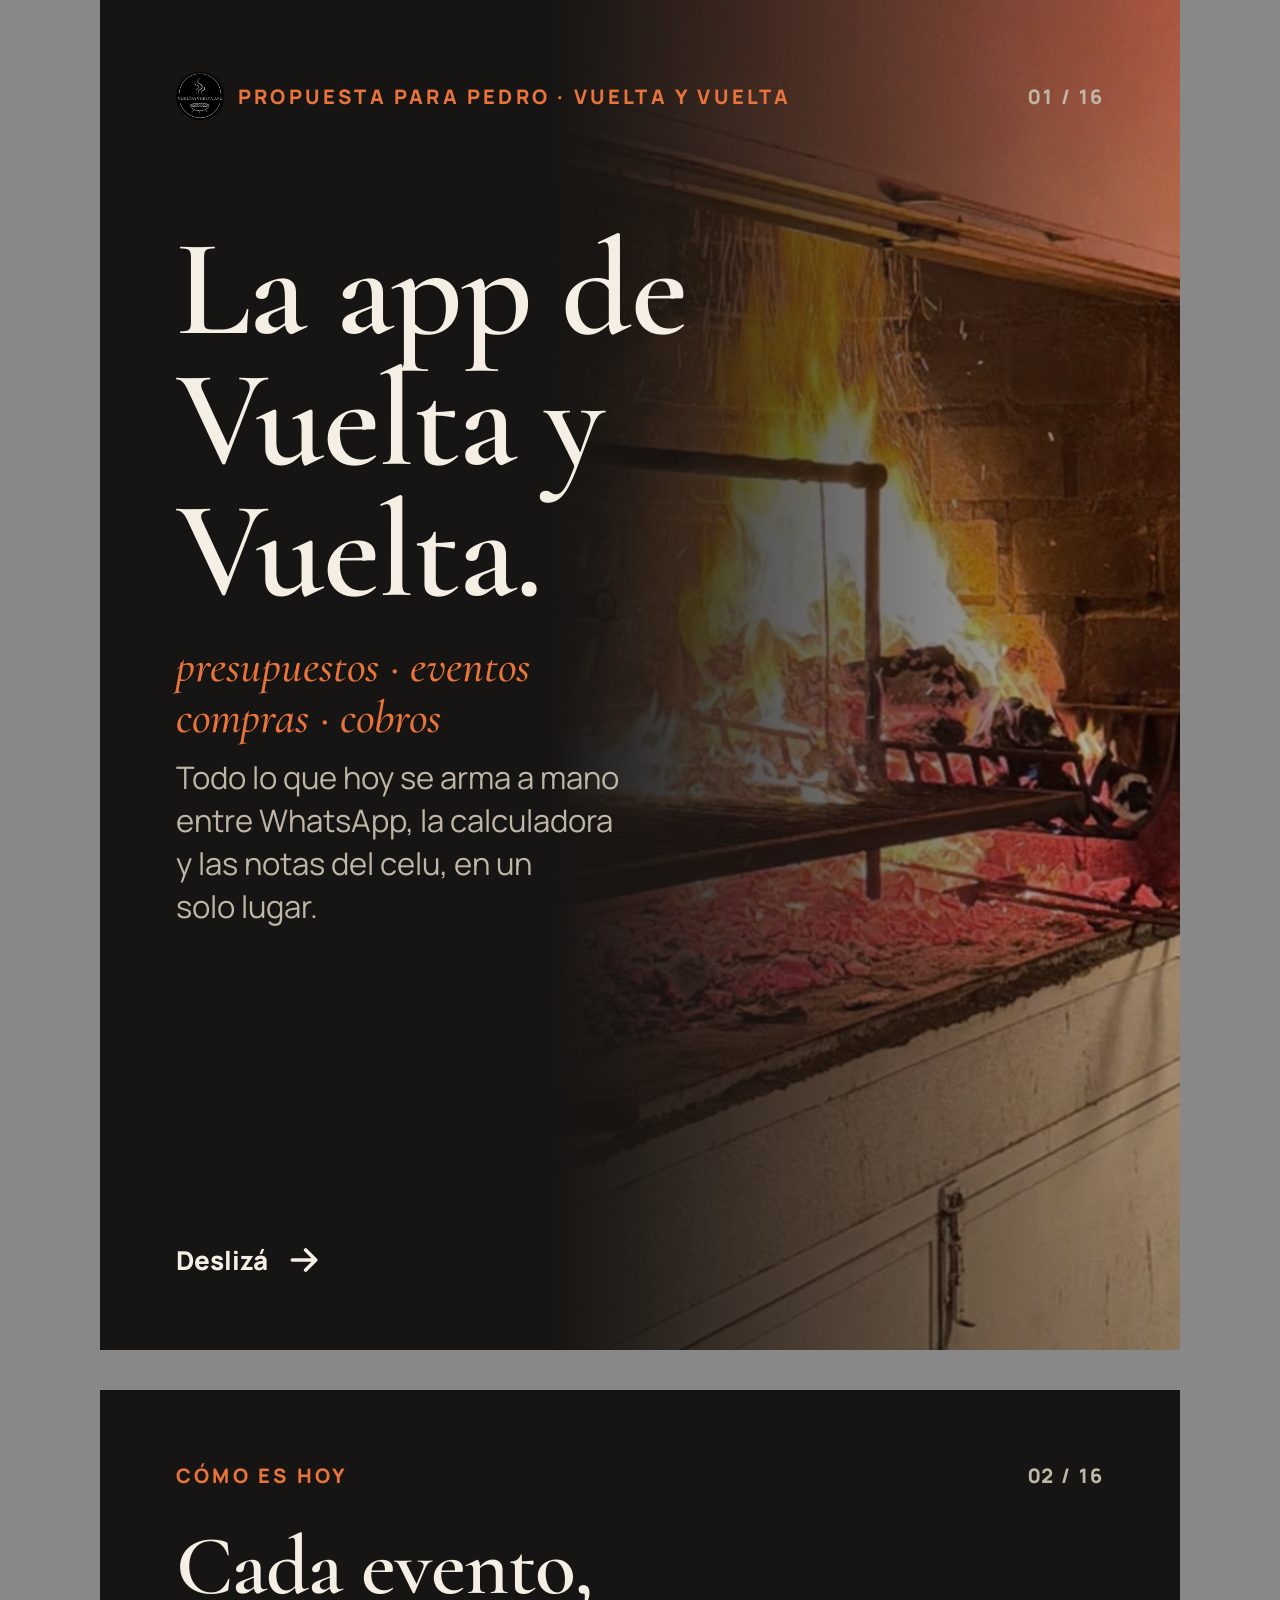
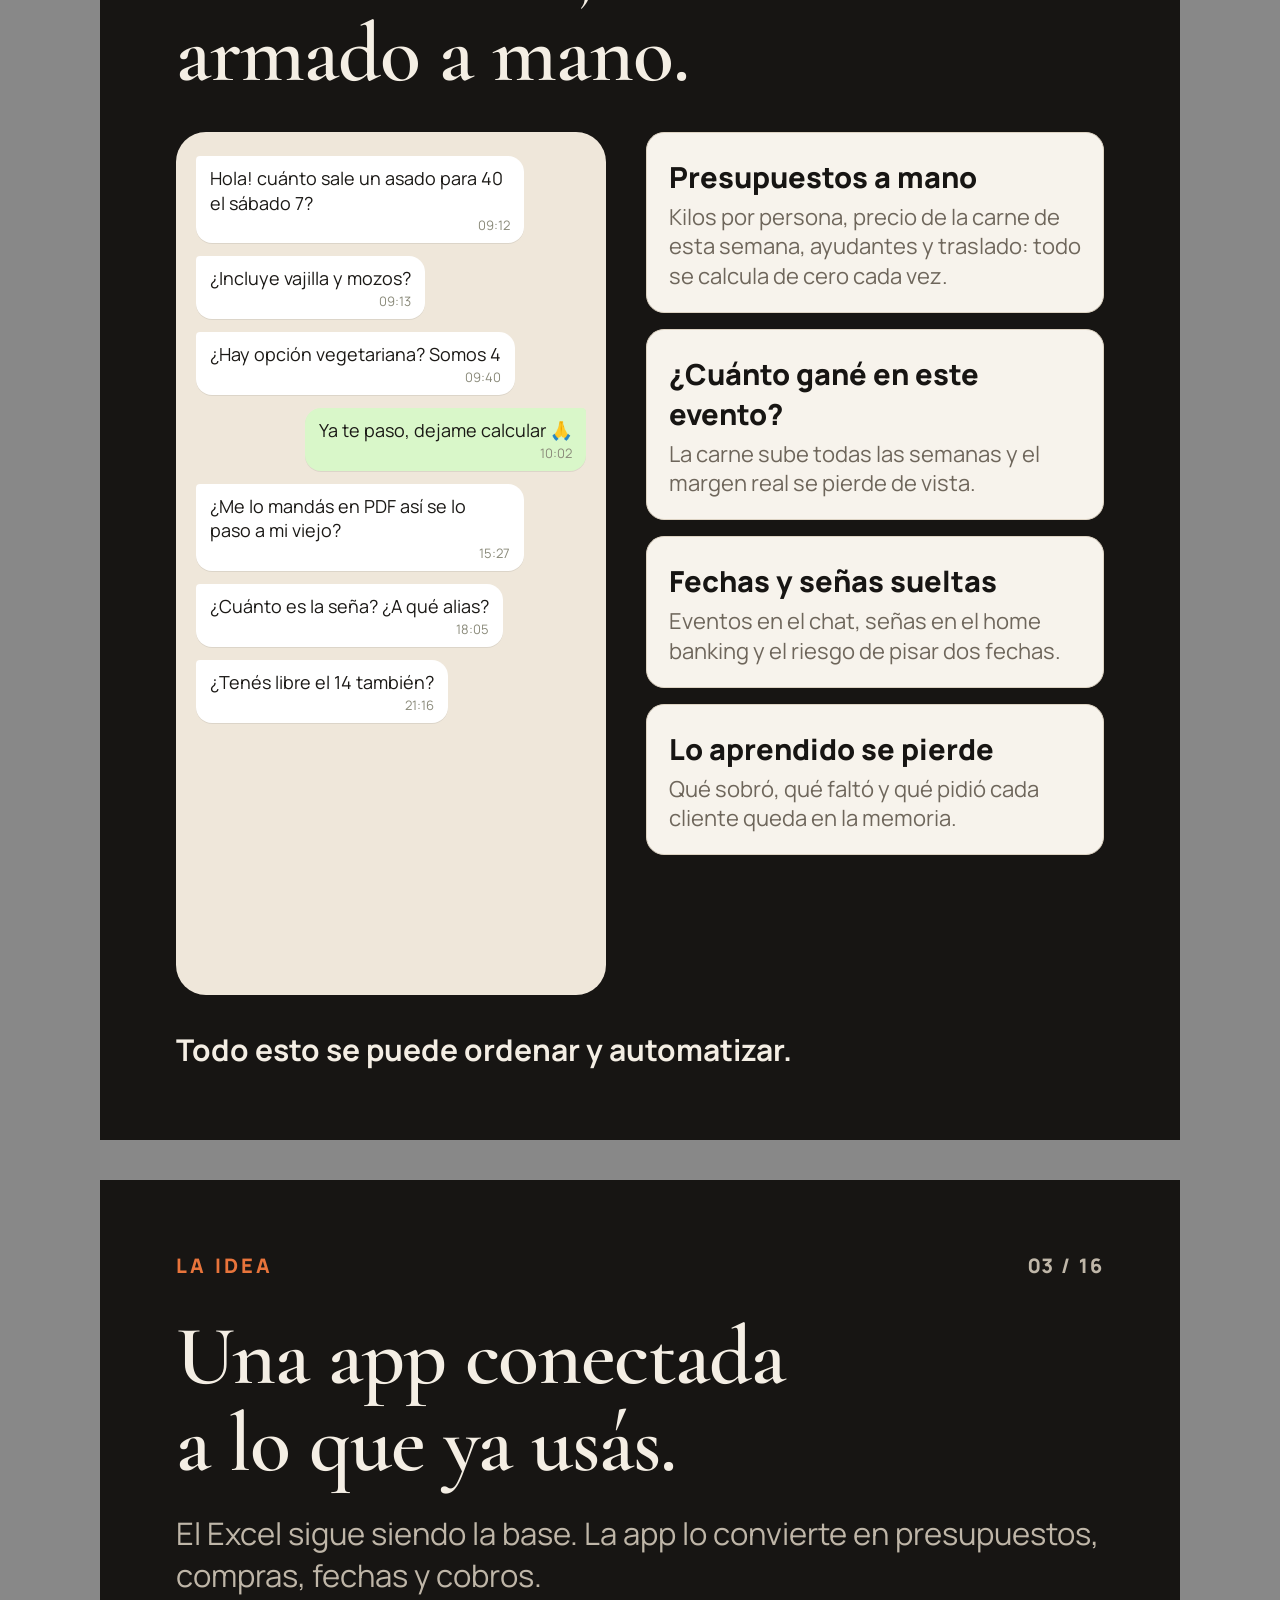
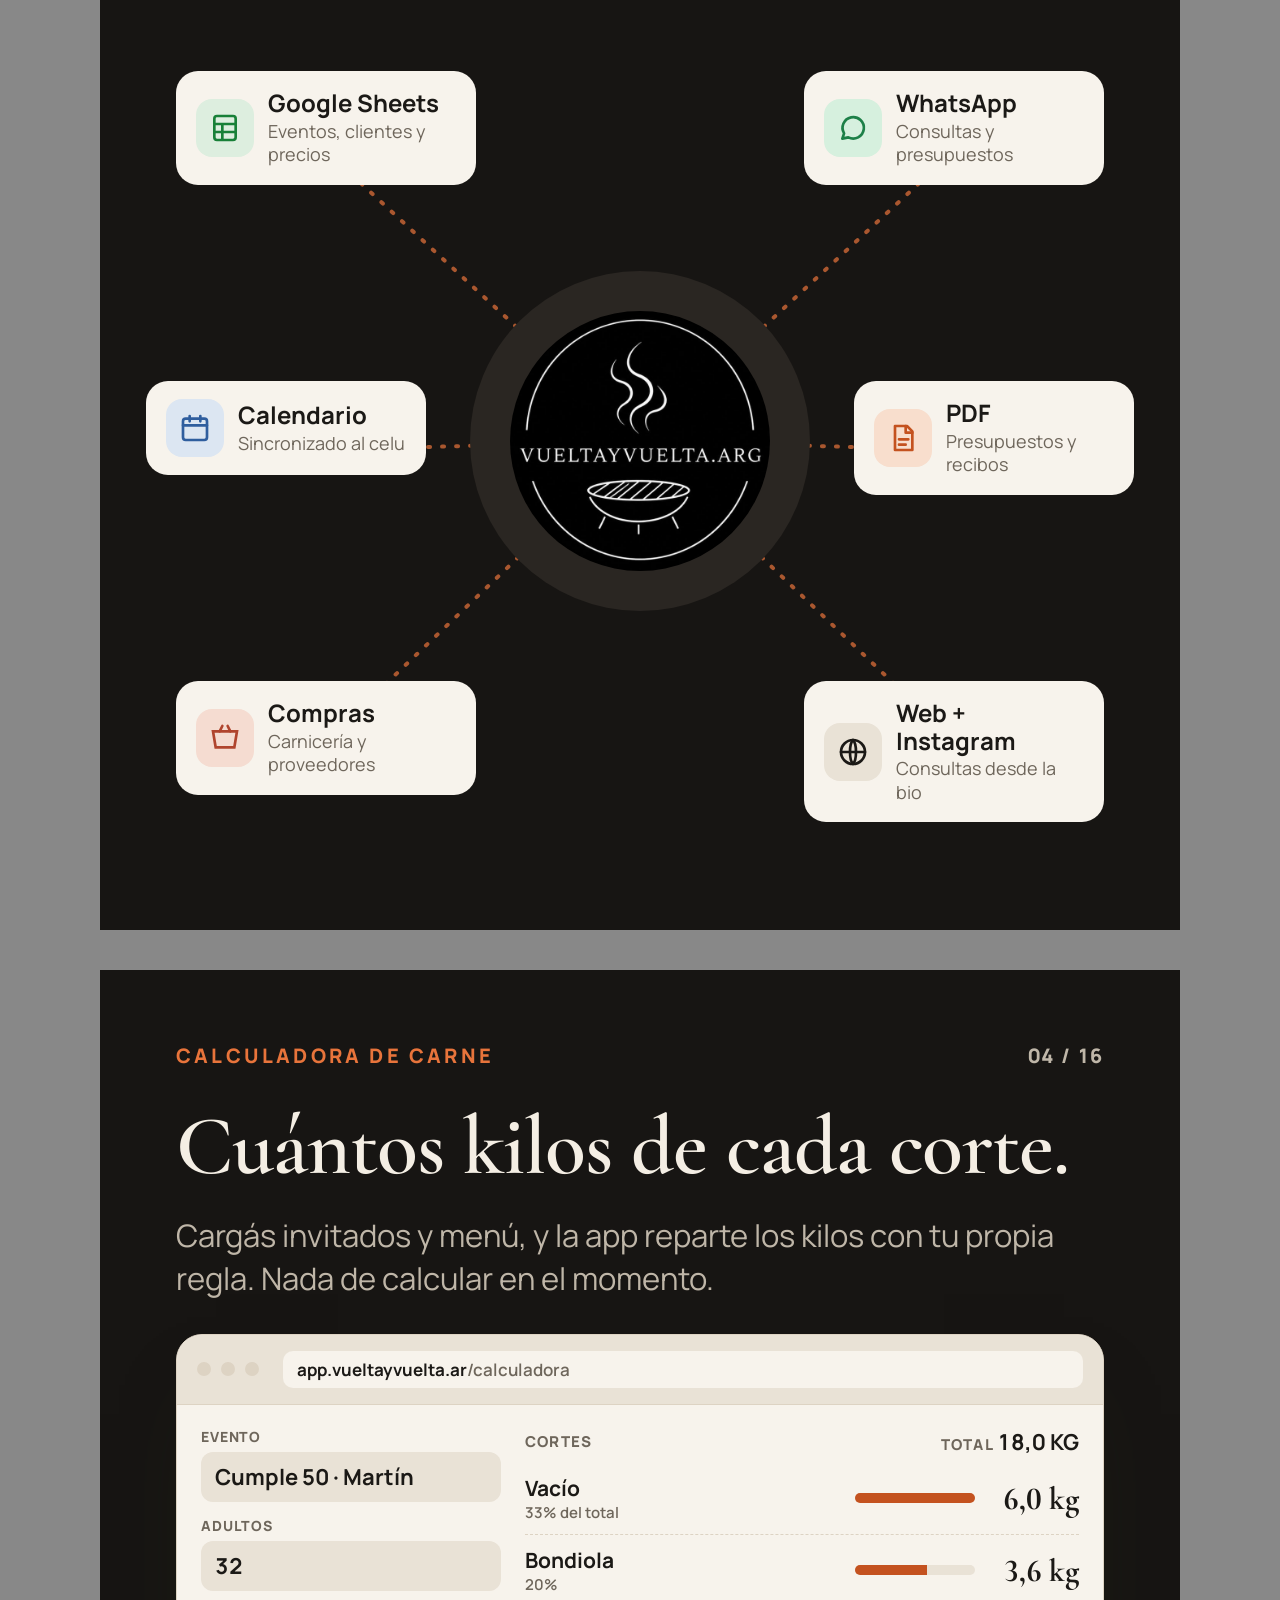
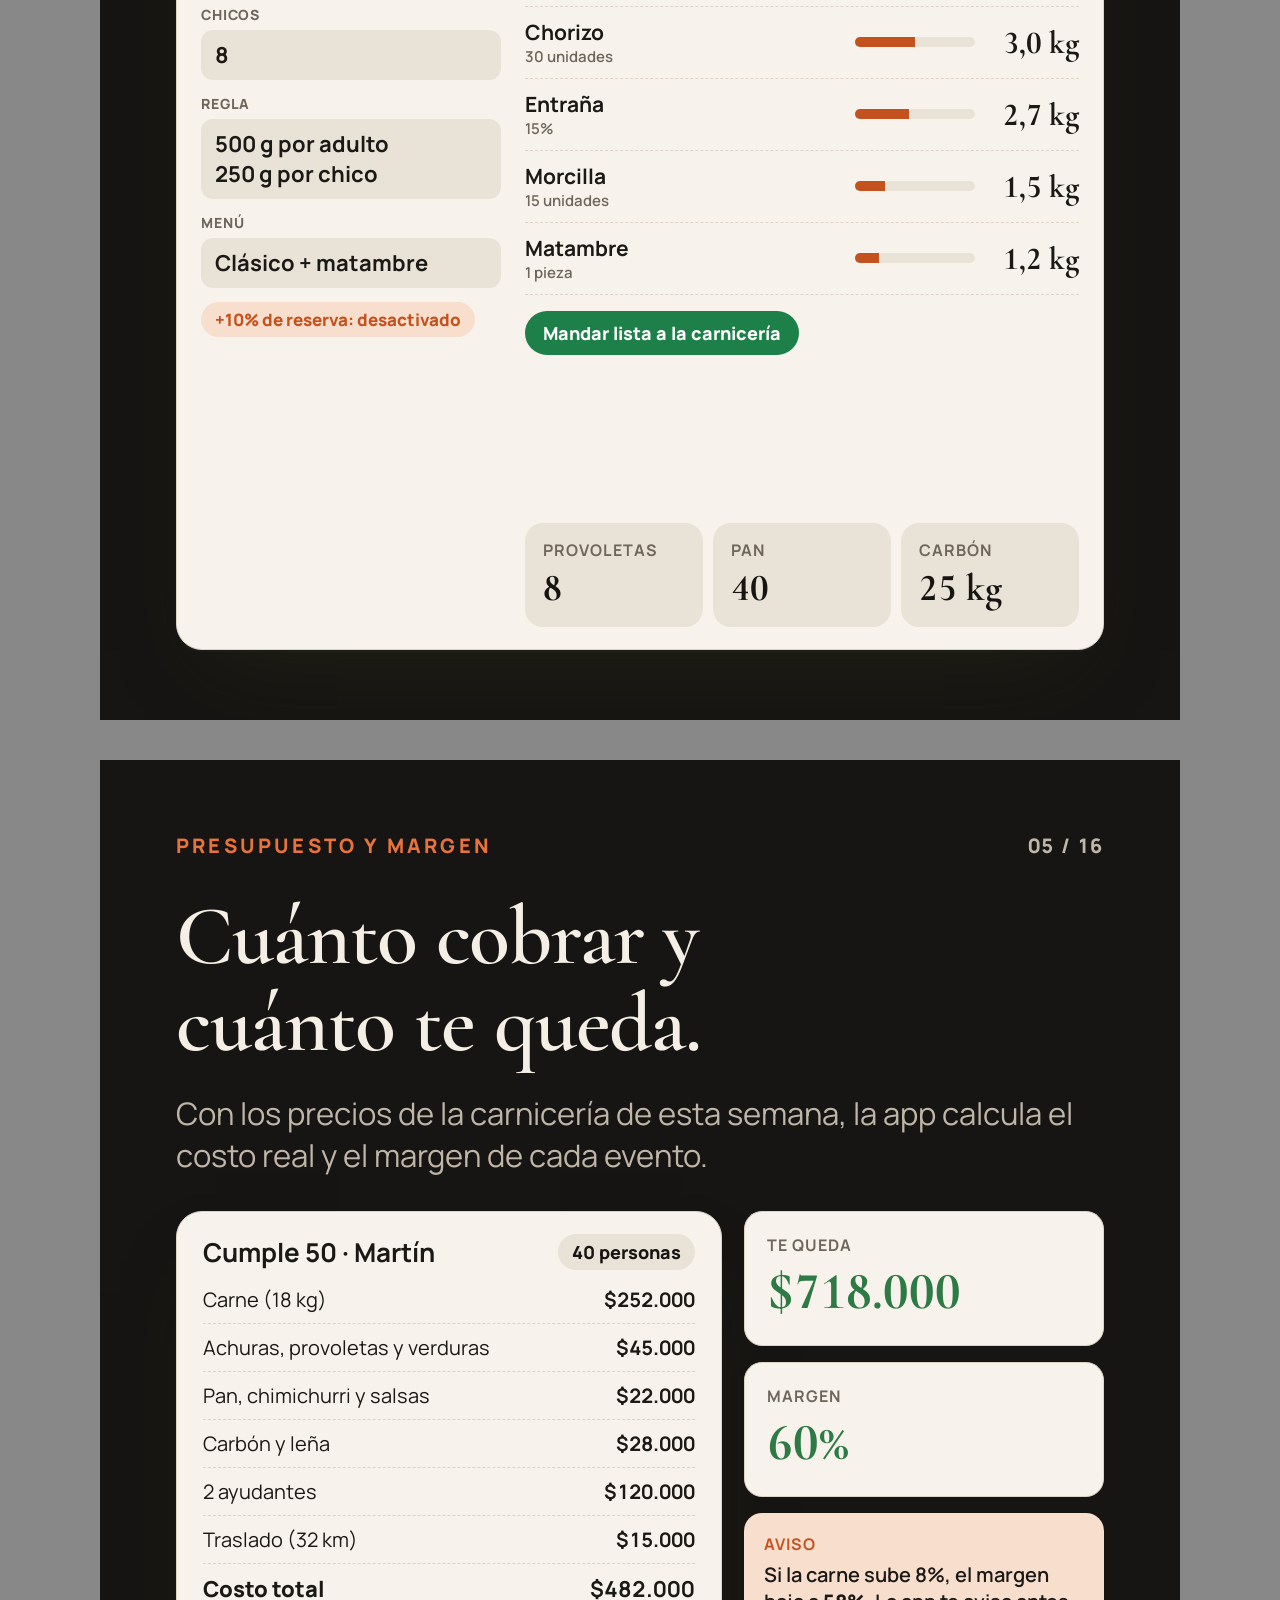
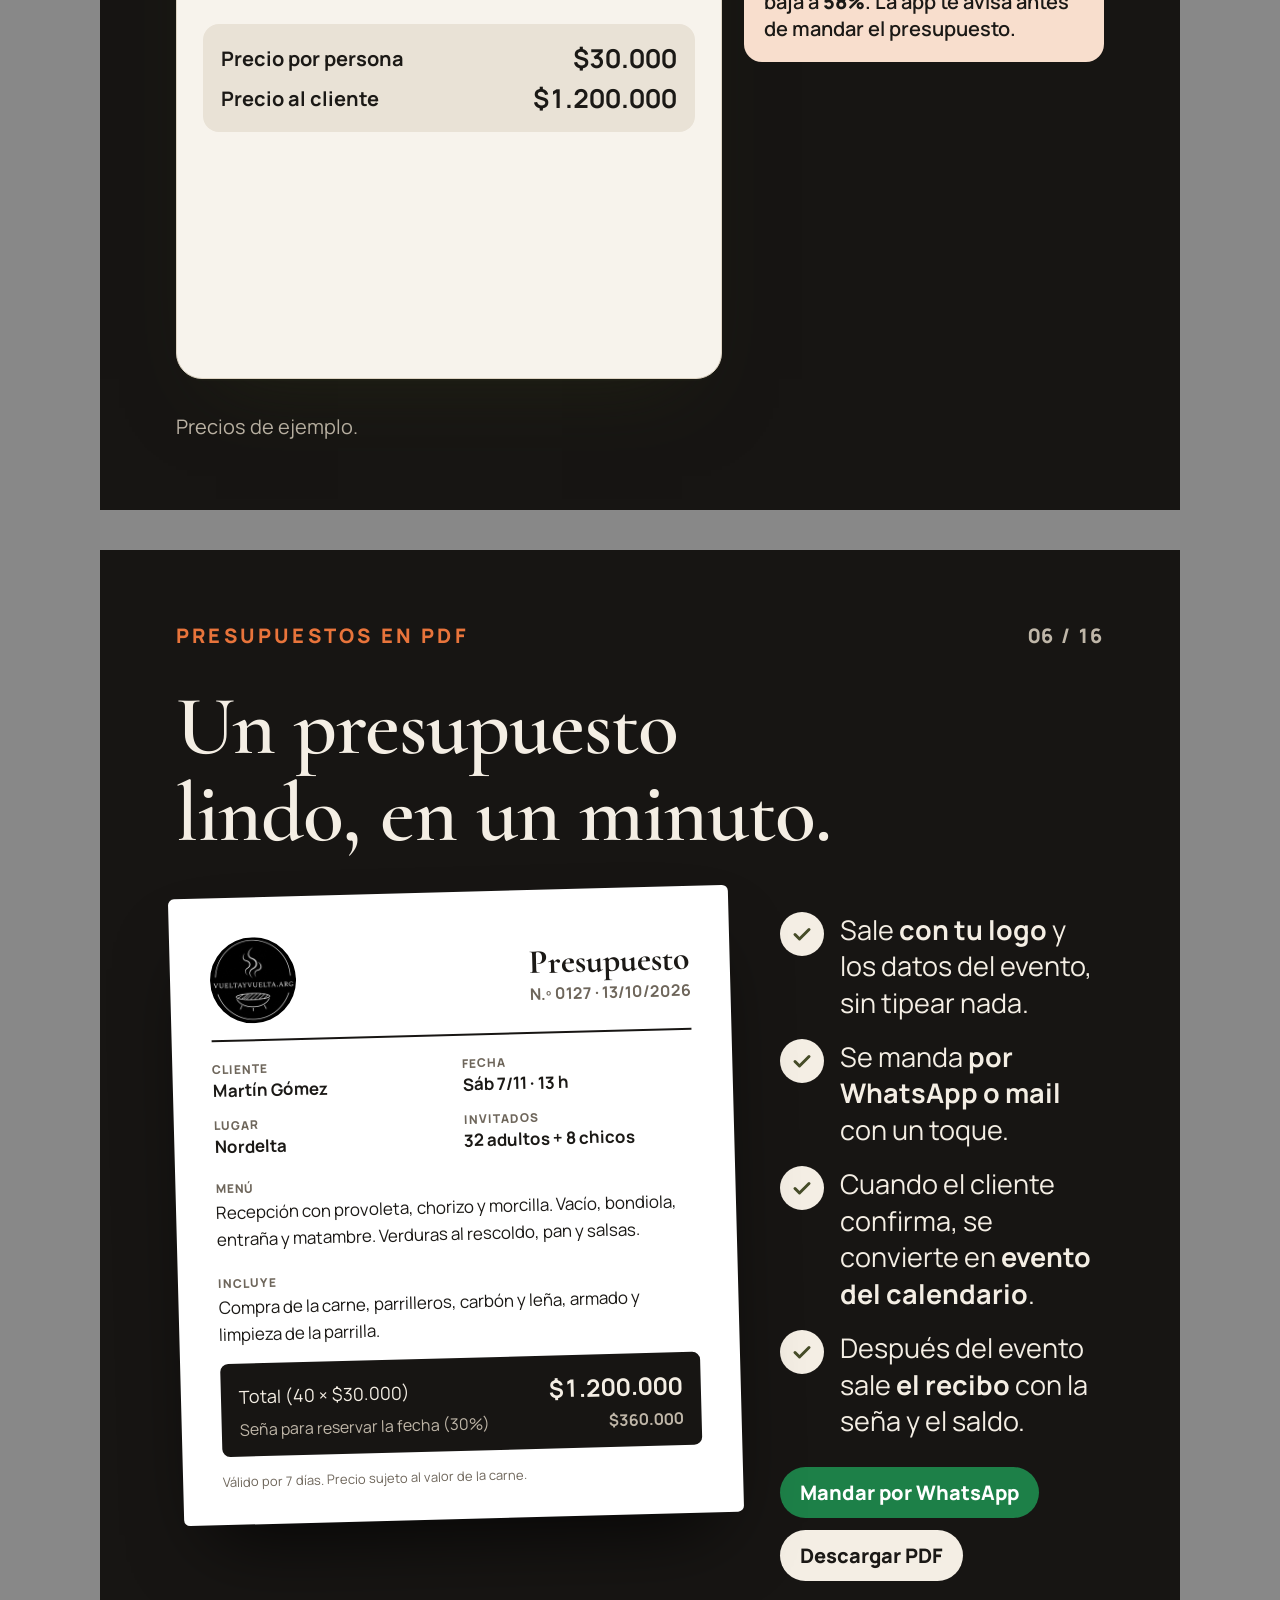
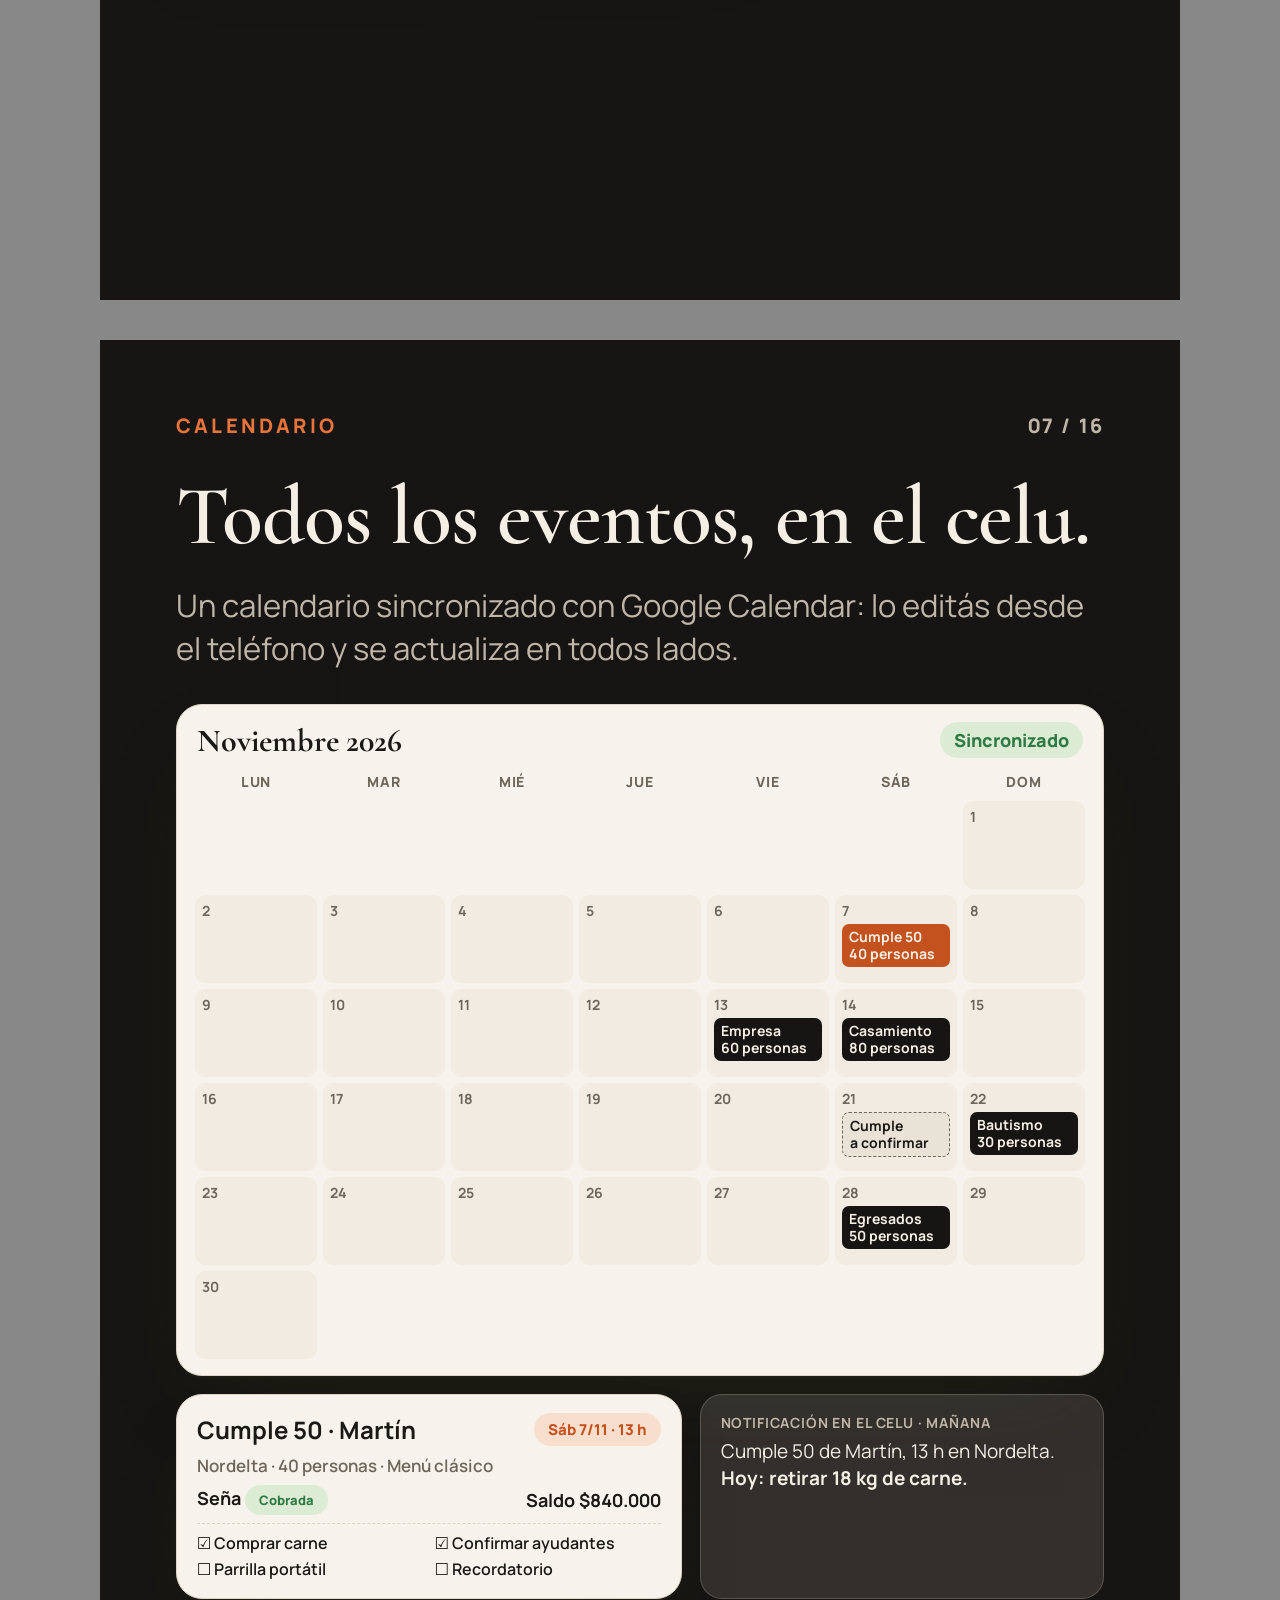
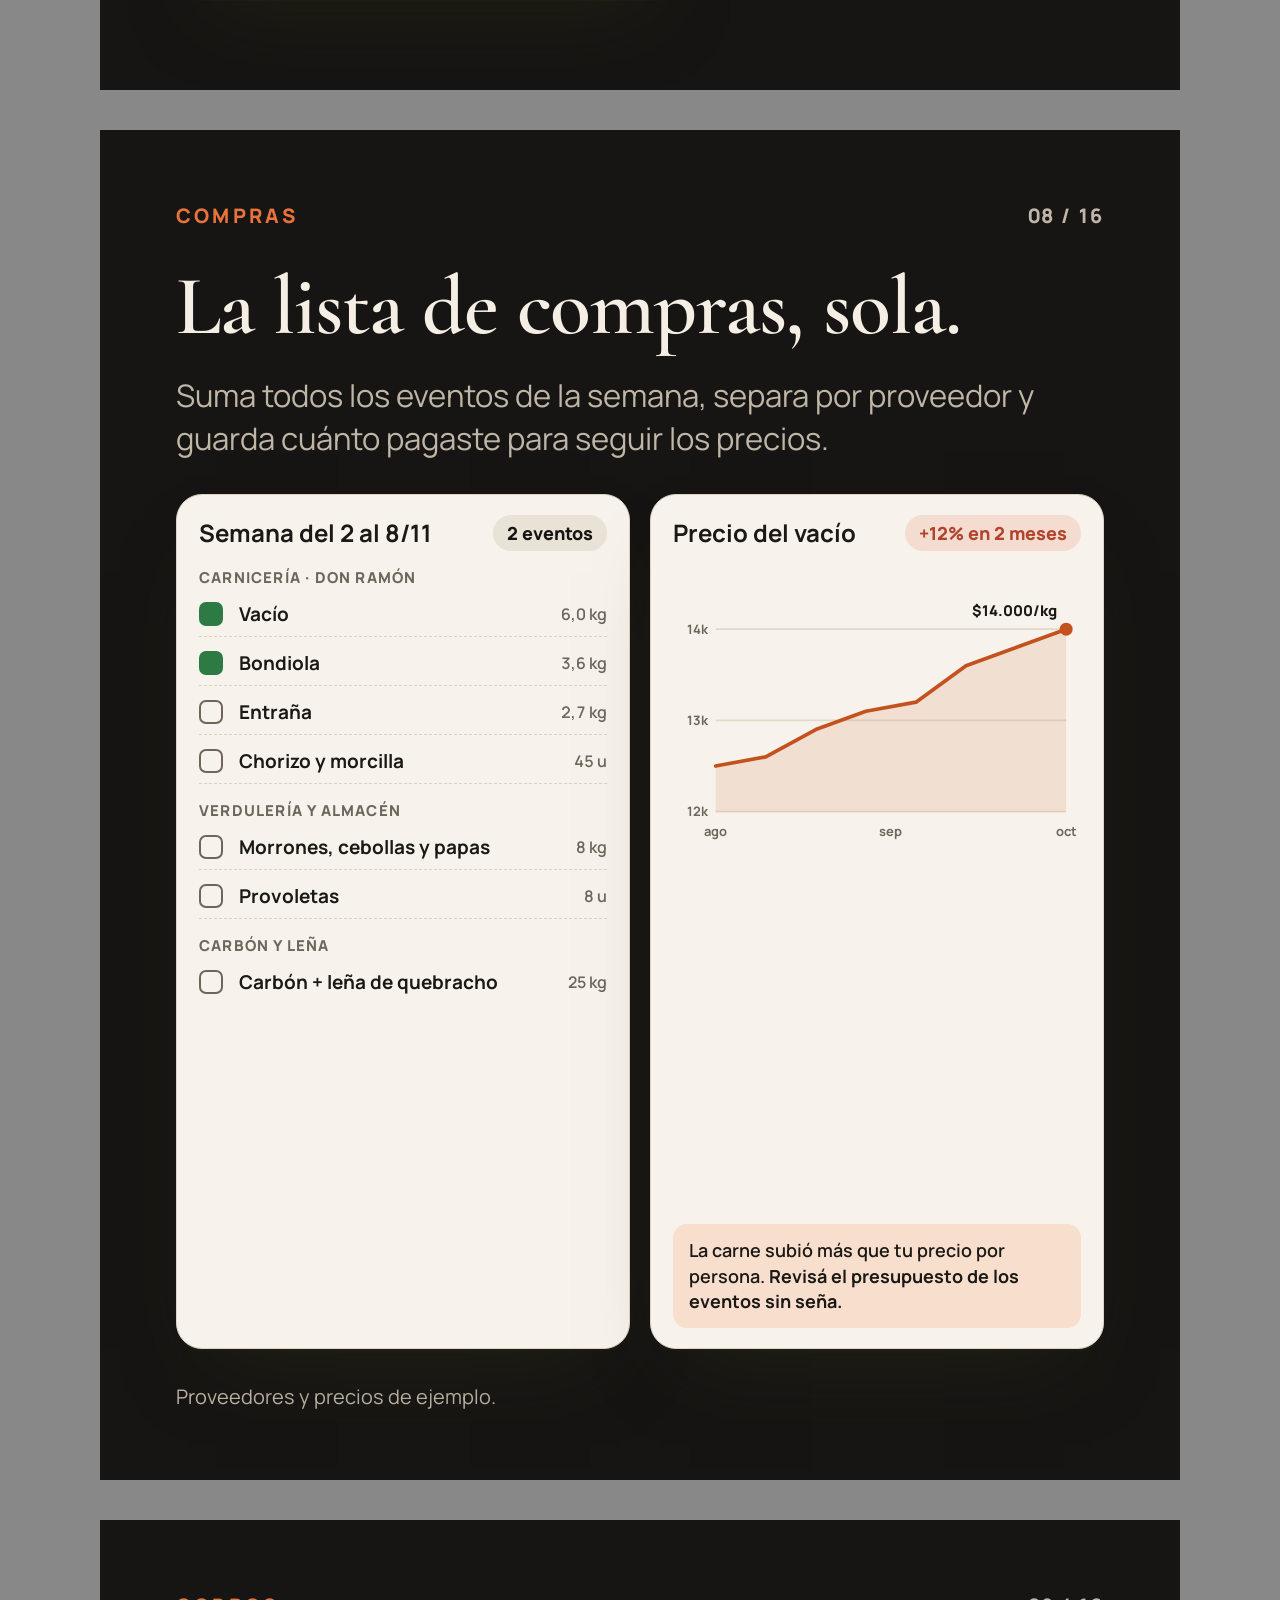
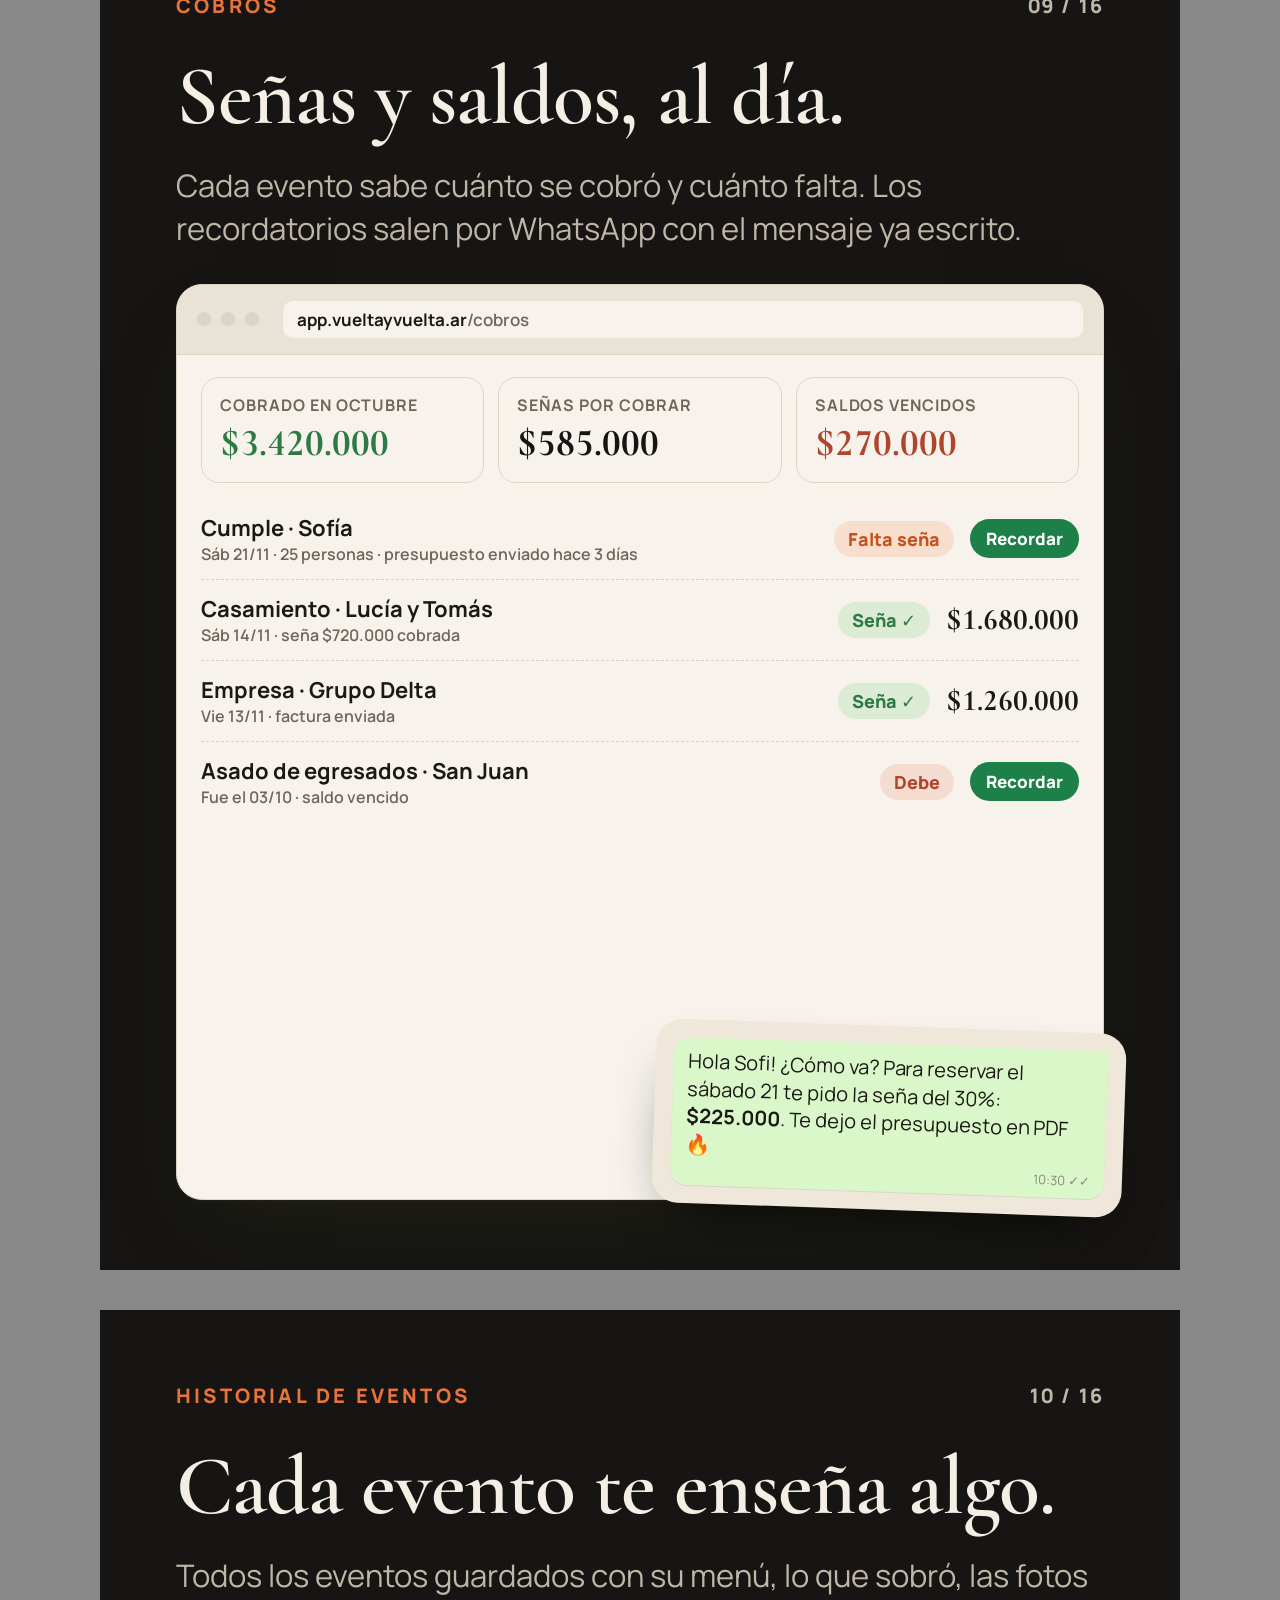
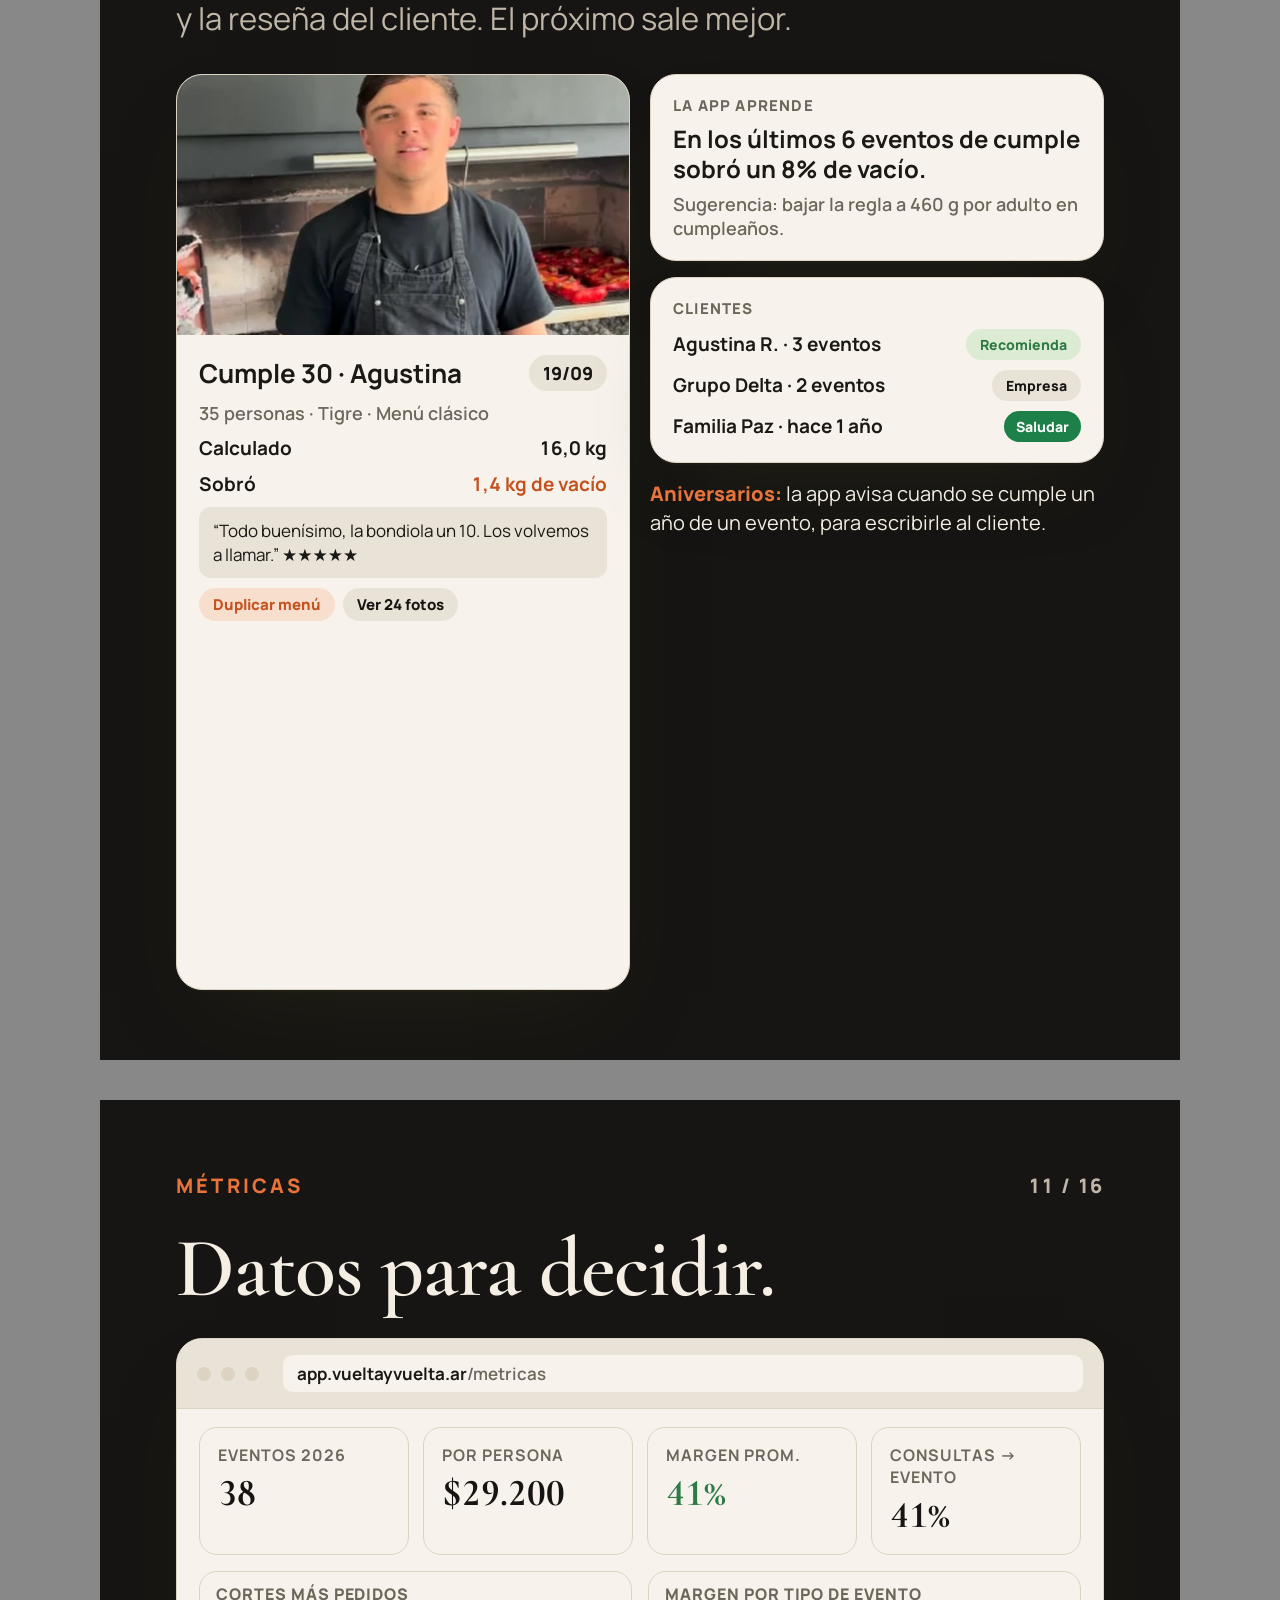
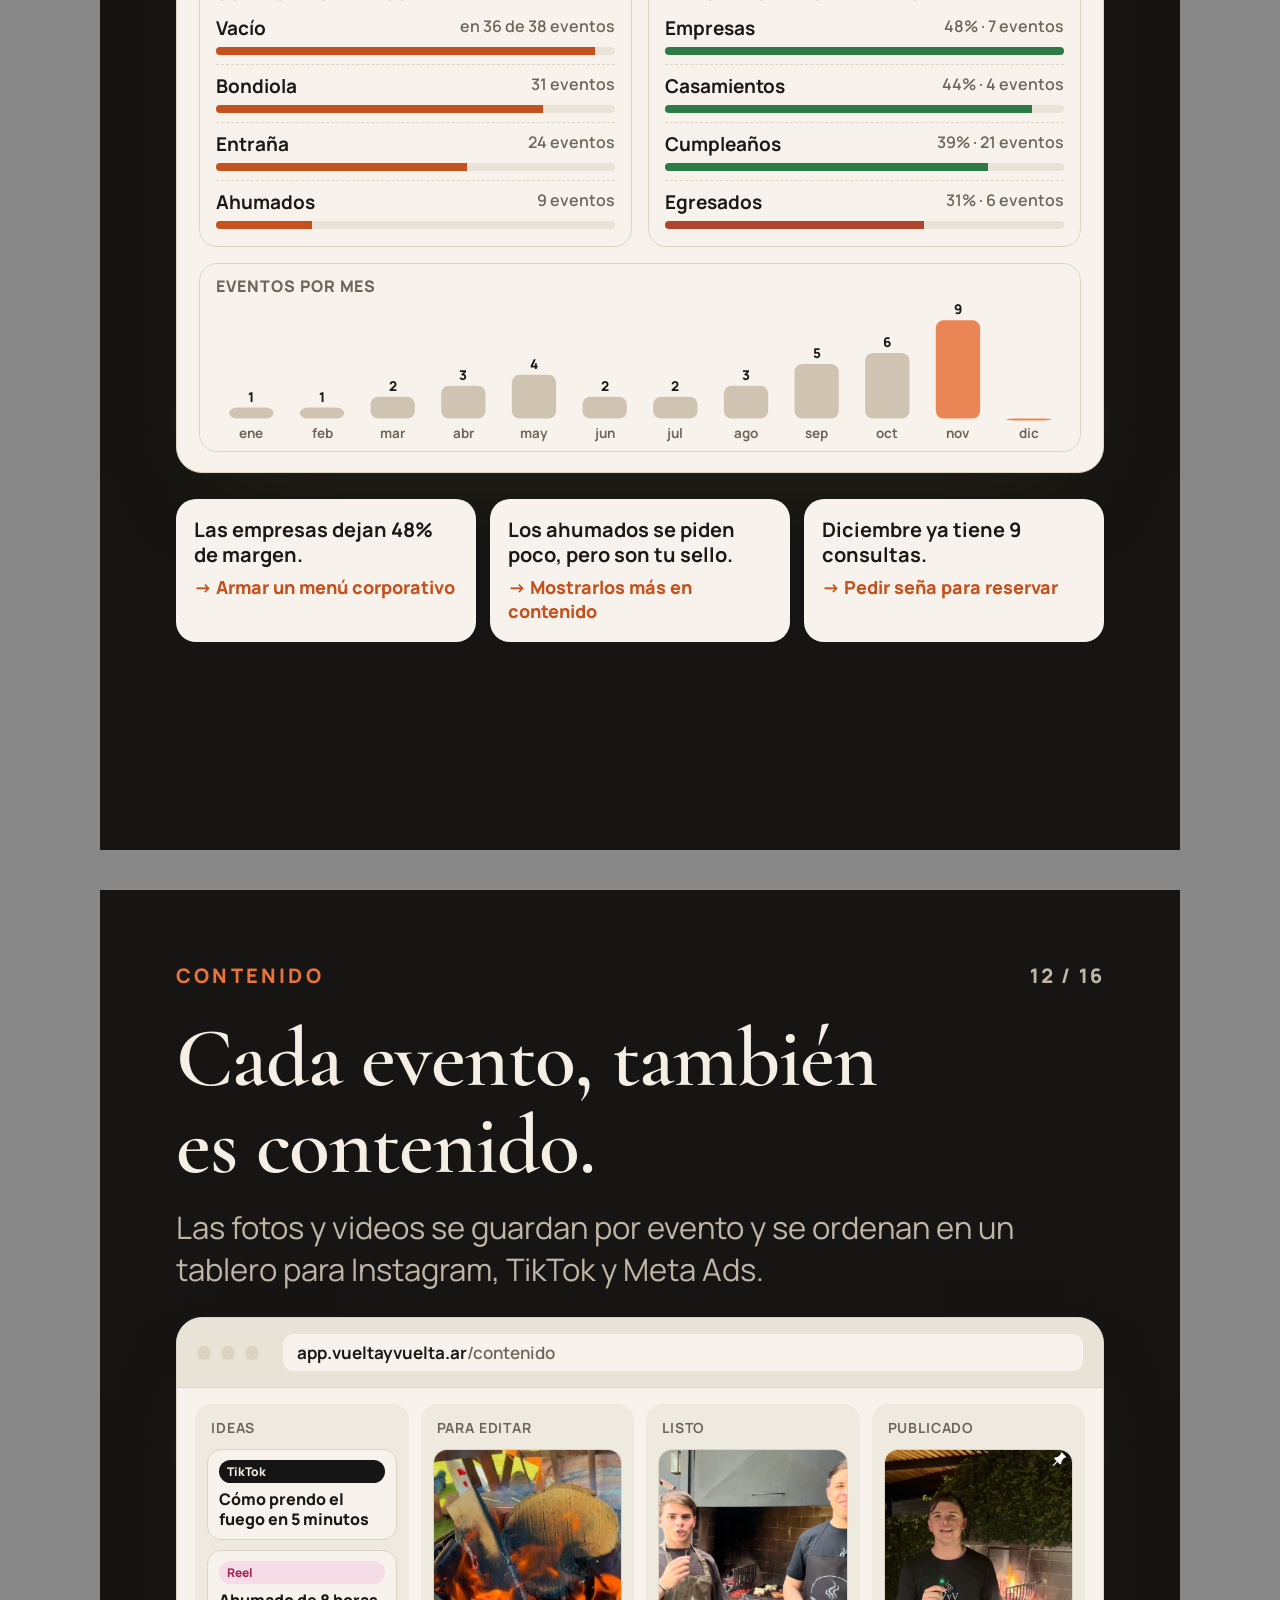
<file: vueltayvuelta/propuesta/slides.html>
<!doctype html>
<html lang="es-AR">
<head>
<meta charset="utf-8">
<title>Propuesta App Vuelta y Vuelta</title>
<link rel="stylesheet" href="https://fonts.googleapis.com/css2?family=Cormorant+Garamond:ital,wght@0,500;0,600;0,700;1,500;1,600&family=Manrope:wght@400;500;600;700;800&display=swap">
<style>

/* Carrusel 1080x1350 (4:5, formato Instagram). Paleta tomada del logo de Alby's. */
:root {
  --paper: #171513; --card: #F7F3EC; --sunk: #E9E2D6; --line: #DDD3C3;
  --olive: #171513; --olive-2: #2A2622; --wheat: #E8743B; --cream: #F4EEE4; --cream-2: #BFB6A8;
  --ink: #1B1916; --muted: #6E665B; --honey: #C4521F; --honey-bg: #F8DECD;
  --ok: #2E7A45; --ok-bg: #DCEBD3; --bad: #B0452E; --bad-bg: #F5DCD1;
  --wa: #1D8048; --wa-bubble: #D9F7C9; --sheet: #188038;
  --f-d: "Cormorant Garamond", Georgia, serif; --f-b: "Manrope", system-ui, sans-serif; --f-h: "Cormorant Garamond", Georgia, serif;
}

* { box-sizing: border-box; }
body { margin: 0; background: #888; font-family: var(--f-b); color: var(--ink); -webkit-font-smoothing: antialiased; }
.slide { width: 1080px; height: 1350px; position: relative; overflow: hidden; background: var(--paper); padding: 72px 76px 70px; display: flex; flex-direction: column; gap: 34px; margin: 0 auto 40px; }
.slide.dark { background: var(--olive); color: var(--cream); }
.meta { display: flex; justify-content: space-between; align-items: center; font-weight: 800; font-size: 20px; letter-spacing: .16em; text-transform: uppercase; color: var(--honey); }
.meta .brand { display: flex; align-items: center; gap: 14px; }
.meta img { width: 48px; height: 48px; }
.meta .n { color: var(--muted); font-variant-numeric: tabular-nums; letter-spacing: .08em; }
.dark .meta { color: var(--wheat); } .dark .meta .n { color: var(--cream-2); }
h1, h2, h3 { font-family: var(--f-d); font-weight: 400; margin: 0; line-height: 1.04; letter-spacing: -0.012em; text-wrap: balance; }
h2 { font-size: 78px; color: var(--olive); }
.dark h2 { color: var(--cream); }
.lead { font-size: 31px; line-height: 1.38; color: var(--muted); margin: -10px 0 0; max-width: 30em; text-wrap: pretty; }
.dark .lead { color: var(--cream-2); }
.hand { font-family: var(--f-h); font-weight: 700; }
.num { font-variant-numeric: tabular-nums; }
.grow { flex: 1; min-height: 0; position: relative; }
.foot { font-size: 24px; color: var(--muted); margin: 0; }
.foot b { color: var(--ink); }
.pill { display: inline-flex; align-items: center; gap: 8px; padding: 6px 14px; border-radius: 999px; font-weight: 800; font-size: 18px; white-space: nowrap; }
.pill.ok { background: var(--ok-bg); color: var(--ok); }
.pill.bad { background: var(--bad-bg); color: var(--bad); }
.pill.honey { background: var(--honey-bg); color: var(--honey); }
.pill.neutral { background: var(--sunk); color: var(--olive); }
.ico { width: 1em; height: 1em; flex: none; }

/* Ventana de navegador */
.win { background: var(--card); border-radius: 26px; box-shadow: 0 2px 0 rgba(70,76,40,.08), 0 40px 80px -40px rgba(40,44,20,.55); overflow: hidden; border: 1px solid var(--line); display: flex; flex-direction: column; }
.win .bar { display: flex; align-items: center; gap: 10px; padding: 16px 20px; background: var(--sunk); border-bottom: 1px solid var(--line); }
.win .bar i { width: 14px; height: 14px; border-radius: 50%; background: var(--line); display: block; }
.win .url { margin-left: 14px; flex: 1; background: var(--card); border-radius: 10px; padding: 7px 14px; font-size: 17px; color: var(--muted); font-weight: 600; }
.win .url b { color: var(--ink); }
.appnav { display: flex; align-items: center; gap: 8px; padding: 16px 22px; border-bottom: 1px solid var(--line); }
.appnav img { width: 42px; height: 42px; }
.appnav .t { font-family: var(--f-d); font-size: 26px; color: var(--olive); margin-right: auto; margin-left: 6px; }
.appnav span { padding: 9px 15px; border-radius: 10px; font-weight: 700; font-size: 17px; color: var(--muted); }
.appnav span.on { background: var(--olive); color: var(--cream); }

/* Teléfono */
.phone { width: 420px; height: 860px; border-radius: 62px; background: #1E2015; padding: 14px; box-shadow: 0 50px 90px -40px rgba(30,32,16,.7), inset 0 0 0 2px #3a3d2a; flex: none; }
.phone .scr { width: 100%; height: 100%; border-radius: 49px; overflow: hidden; background: var(--paper); color: var(--ink); position: relative; display: flex; flex-direction: column; }
.phone .sb { height: 52px; display: flex; justify-content: space-between; align-items: center; padding: 0 34px; font-weight: 800; font-size: 17px; flex: none; }
.phone .sb::after { content: ""; position: absolute; left: 50%; top: 12px; transform: translateX(-50%); width: 118px; height: 32px; border-radius: 20px; background: #1E2015; }

/* KPI */
.kpis { display: grid; gap: 14px; }
.kpi { background: var(--card); border: 1px solid var(--line); border-radius: 18px; padding: 16px 18px; min-width: 0; }
.kpi small { display: block; font-size: 16px; font-weight: 700; color: var(--muted); text-transform: uppercase; letter-spacing: .06em; }
.kpi b { display: block; font-family: var(--f-d); font-weight: 400; font-size: 38px; color: var(--olive); margin-top: 4px; font-variant-numeric: tabular-nums; }
.kpi.bad b { color: var(--bad); } .kpi.ok b { color: var(--ok); }

/* Tarjeta pedido */
.ord { background: var(--card); border: 1px solid var(--line); border-radius: 18px; overflow: hidden; display: flex; flex-direction: column; min-width: 0; }
.ord .h { display: flex; justify-content: space-between; align-items: flex-start; gap: 10px; padding: 14px 18px 10px; }
.ord .h b { font-size: 22px; display: block; }
.ord .h small { font-size: 16px; color: var(--muted); font-weight: 600; }
.ord .it { padding: 0 18px 12px; font-size: 18px; line-height: 1.45; color: var(--ink); }
.ord .it em { font-style: normal; color: var(--olive); font-weight: 800; }
.ord .f { display: flex; justify-content: space-between; align-items: center; padding: 10px 18px; border-top: 1px dashed var(--line); background: color-mix(in srgb, var(--sunk) 45%, var(--card)); font-size: 16px; color: var(--muted); font-weight: 700; }
.ord .f b { font-family: var(--f-d); font-weight: 400; font-size: 26px; color: var(--ink); }
.wa-btn { display: inline-flex; align-items: center; gap: 8px; background: var(--wa); color: #fff; font-weight: 800; border-radius: 999px; padding: 8px 16px; font-size: 17px; white-space: nowrap; }

/* Bullets */
.ticks { list-style: none; margin: 0; padding: 0; display: grid; gap: 18px; }
.ticks li { display: grid; grid-template-columns: 44px 1fr; gap: 16px; align-items: start; font-size: 27px; line-height: 1.35; }
.ticks li::before { content: ""; width: 44px; height: 44px; border-radius: 50%; background: var(--olive) url("data:image/svg+xml,%3Csvg xmlns='http://www.w3.org/2000/svg' viewBox='0 0 24 24' fill='none' stroke='%23F3EFD8' stroke-width='3' stroke-linecap='round' stroke-linejoin='round'%3E%3Cpath d='M5 12.5l4.5 4.5L19 7.5'/%3E%3C/svg%3E") center / 24px no-repeat; }
.ticks b { color: var(--olive); }
.dark .ticks li::before { background-color: var(--cream); background-image: url("data:image/svg+xml,%3Csvg xmlns='http://www.w3.org/2000/svg' viewBox='0 0 24 24' fill='none' stroke='%23464C28' stroke-width='3' stroke-linecap='round' stroke-linejoin='round'%3E%3Cpath d='M5 12.5l4.5 4.5L19 7.5'/%3E%3C/svg%3E"); }
.dark .ticks b { color: var(--cream); }
.dark .foot { color: var(--cream-2); } .dark .foot b { color: var(--cream); }

/* WhatsApp */
.chat { background: #EFE7DA; display: flex; flex-direction: column; gap: 12px; padding: 18px 16px; flex: 1; }
.chat-h { background: #F7F6F0; display: flex; align-items: center; gap: 12px; padding: 10px 18px 14px; border-bottom: 1px solid #e3ddcf; flex: none; }
.chat-h img { width: 44px; height: 44px; border-radius: 50%; }
.chat-h b { font-size: 19px; display: block; } .chat-h small { font-size: 14px; color: var(--muted); }
.bub { max-width: 84%; padding: 10px 14px 8px; border-radius: 16px; font-size: 18px; line-height: 1.38; box-shadow: 0 1px 0 rgba(0,0,0,.08); background: #fff; align-self: flex-start; border-top-left-radius: 4px; }
.bub.me { background: var(--wa-bubble); align-self: flex-end; border-top-left-radius: 16px; border-top-right-radius: 4px; }
.bub time { display: block; text-align: right; font-size: 13px; color: #8a8a7a; margin-top: 2px; }
.bub .opt { display: block; font-weight: 700; color: var(--olive); }

</style>
</head>
<body>
<style>
/* Vuelta y Vuelta: placas oscuras como el logo, brasa como acento, serif de la marca. */
h1, h2, h3 { font-weight: 600; }
h2 { font-size: 84px; }
.hand { font-style: italic; font-weight: 500; }
.win, .kpi, .ord, .bub, .phone .scr, .card-l { color: var(--ink); }
.kpi b { font-weight: 700; font-variant-numeric: lining-nums tabular-nums; }
.ord .f b, .num { font-variant-numeric: lining-nums tabular-nums; }
.ember { color: var(--wheat); }
.photo { position: absolute; inset: 0; background-size: cover; background-position: center; }
.row { display: flex; justify-content: space-between; align-items: center; gap: 12px; }
.lbl { font-size: 15px; font-weight: 800; letter-spacing: .08em; text-transform: uppercase; color: var(--muted); }
.cut { display: grid; grid-template-columns: 1fr 120px 90px; gap: 14px; align-items: center; padding: 11px 0; border-bottom: 1px dashed var(--line); font-size: 21px; font-weight: 700; }
.cut:last-child { border-bottom: 0; }
.cut small { display: block; font-size: 15px; color: var(--muted); font-weight: 600; }
.cut .bar3 { height: 10px; border-radius: 5px; background: var(--sunk); overflow: hidden; }
.cut .bar3 i { display: block; height: 100%; background: var(--honey); }
.cut .kg { text-align: right; font-family: var(--f-d); font-size: 32px; font-weight: 700; }
.field { display: grid; gap: 6px; }
.field span { font-size: 14px; font-weight: 800; color: var(--muted); text-transform: uppercase; letter-spacing: .06em; }
.field b { font-size: 22px; background: var(--sunk); border-radius: 12px; padding: 10px 14px; }
.ln { display: flex; justify-content: space-between; padding: 10px 0; border-bottom: 1px dashed var(--line); font-size: 20px; }
.ln b { font-variant-numeric: tabular-nums; }
.ln.tot { border-bottom: 0; font-weight: 800; font-size: 22px; }
</style>

<!-- 1 · PORTADA -->
<section class="slide dark" id="s1">
  <div class="photo" style="background-image:url(../assets/fuego.jpg);left:auto;width:58%;opacity:.95"></div>
  <div class="photo" style="background:linear-gradient(90deg,#171513 42%,rgba(23,21,19,.65) 62%,rgba(23,21,19,.1) 100%)"></div>
  <div class="meta" style="position:relative"><span class="brand"><img src="../assets/logo-180.png" alt="" style="border-radius:50%">Propuesta para Pedro · Vuelta y Vuelta</span><span class="n">01 / 16</span></div>
  <div style="position:relative;display:flex;flex-direction:column;gap:24px;margin-top:70px;max-width:640px">
    <h1 style="font-size:138px;color:var(--cream);line-height:.95">La app de<br>Vuelta y Vuelta.</h1>
    <p class="hand" style="font-size:46px;color:var(--wheat);margin:0;line-height:1.1">presupuestos · eventos<br>compras · cobros</p>
    <p class="lead" style="max-width:15em">Todo lo que hoy se arma a mano entre WhatsApp, la calculadora y las notas del celu, en un solo lugar.</p>
  </div>
  <div style="margin-top:auto;position:relative;display:flex;align-items:center;gap:16px;font-size:26px;font-weight:800;color:var(--cream)">Deslizá <svg style="width:40px;height:40px" viewBox="0 0 24 24" fill="none" stroke="currentColor" stroke-width="2.2" stroke-linecap="round" stroke-linejoin="round"><path d="M5 12h14M13 6l6 6-6 6"/></svg></div>
</section>

<!-- 2 · HOY -->
<section class="slide dark" id="s2">
  <div class="meta"><span>Cómo es hoy</span><span class="n">02 / 16</span></div>
  <h2>Cada evento, armado a mano.</h2>
  <div class="grow" style="display:grid;grid-template-columns:430px 1fr;gap:40px">
    <div style="background:#EFE7DA;border-radius:30px;padding:24px 20px;display:flex;flex-direction:column;gap:13px;overflow:hidden">
      <div class="bub">Hola! cuánto sale un asado para 40 el sábado 7? <time>09:12</time></div>
      <div class="bub">¿Incluye vajilla y mozos? <time>09:13</time></div>
      <div class="bub">¿Hay opción vegetariana? Somos 4 <time>09:40</time></div>
      <div class="bub me">Ya te paso, dejame calcular 🙏 <time>10:02</time></div>
      <div class="bub">¿Me lo mandás en PDF así se lo paso a mi viejo? <time>15:27</time></div>
      <div class="bub">¿Cuánto es la seña? ¿A qué alias? <time>18:05</time></div>
      <div class="bub">¿Tenés libre el 14 también? <time>21:16</time></div>
    </div>
    <div style="display:flex;flex-direction:column;gap:16px">
      <div class="kpi" style="padding:20px 22px"><b style="font-size:29px;font-family:var(--f-b);font-weight:800">Presupuestos a mano</b><p style="margin:6px 0 0;font-size:22px;color:var(--muted);line-height:1.35">Kilos por persona, precio de la carne de esta semana, ayudantes y traslado: todo se calcula de cero cada vez.</p></div>
      <div class="kpi" style="padding:20px 22px"><b style="font-size:29px;font-family:var(--f-b);font-weight:800">¿Cuánto gané en este evento?</b><p style="margin:6px 0 0;font-size:22px;color:var(--muted);line-height:1.35">La carne sube todas las semanas y el margen real se pierde de vista.</p></div>
      <div class="kpi" style="padding:20px 22px"><b style="font-size:29px;font-family:var(--f-b);font-weight:800">Fechas y señas sueltas</b><p style="margin:6px 0 0;font-size:22px;color:var(--muted);line-height:1.35">Eventos en el chat, señas en el home banking y el riesgo de pisar dos fechas.</p></div>
      <div class="kpi" style="padding:20px 22px"><b style="font-size:29px;font-family:var(--f-b);font-weight:800">Lo aprendido se pierde</b><p style="margin:6px 0 0;font-size:22px;color:var(--muted);line-height:1.35">Qué sobró, qué faltó y qué pidió cada cliente queda en la memoria.</p></div>
    </div>
  </div>
  <p class="foot" style="font-size:30px"><b>Todo esto se puede ordenar y automatizar.</b></p>
</section>

<!-- 3 · CÓMO SE CONECTA -->
<section class="slide dark" id="s3">
  <div class="meta"><span>La idea</span><span class="n">03 / 16</span></div>
  <h2>Una app conectada a lo que ya usás.</h2>
  <p class="lead">El Excel sigue siendo la base. La app lo convierte en presupuestos, compras, fechas y cobros.</p>
  <div class="grow" style="position:relative">
    <svg viewBox="0 0 928 820" width="928" height="820" style="position:absolute;inset:0" aria-hidden="true">
      <g stroke="#E8743B" stroke-width="4" stroke-dasharray="2 12" stroke-linecap="round" fill="none" opacity=".7">
        <path d="M464 410 L150 120"/><path d="M464 410 L778 120"/><path d="M464 410 L110 420"/><path d="M464 410 L818 420"/><path d="M464 410 L150 710"/><path d="M464 410 L778 710"/>
      </g>
      <circle cx="464" cy="410" r="170" fill="#2A2622"/>
    </svg>
    <img src="../assets/logo.png" alt="" style="position:absolute;left:334px;top:280px;width:260px;height:260px;border-radius:50%">
    <style>
      .node { position: absolute; width: 300px; background: var(--card); color: var(--ink); border-radius: 22px; padding: 18px 20px; display: grid; grid-template-columns: 58px 1fr; gap: 14px; align-items: center; }
      .node .i { width: 58px; height: 58px; border-radius: 16px; display: grid; place-items: center; }
      .node .i svg { width: 32px; height: 32px; }
      .node b { font-size: 24px; display: block; line-height: 1.15; }
      .node small { font-size: 18px; color: var(--muted); line-height: 1.3; display: block; margin-top: 3px; }
    </style>
    <div class="node" style="left:0;top:40px"><div class="i" style="background:#DDEEDF;color:var(--sheet)"><svg viewBox="0 0 24 24" fill="none" stroke="currentColor" stroke-width="2"><rect x="4" y="3" width="16" height="18" rx="2"/><path d="M4 9h16M4 15h16M10 9v12"/></svg></div><div><b>Google Sheets</b><small>Eventos, clientes y precios</small></div></div>
    <div class="node" style="right:0;top:40px"><div class="i" style="background:#D6F0DE;color:var(--wa)"><svg viewBox="0 0 24 24" fill="none" stroke="currentColor" stroke-width="2" stroke-linejoin="round"><path d="M4 20l1.3-4A8 8 0 1 1 8.5 19z"/></svg></div><div><b>WhatsApp</b><small>Consultas y presupuestos</small></div></div>
    <div class="node" style="left:-30px;top:350px;width:280px"><div class="i" style="background:#DCE6F2;color:#2F5E9E"><svg viewBox="0 0 24 24" fill="none" stroke="currentColor" stroke-width="2" stroke-linecap="round"><rect x="3" y="5" width="18" height="16" rx="2"/><path d="M3 10h18M8 3v4M16 3v4"/></svg></div><div><b>Calendario</b><small>Sincronizado al celu</small></div></div>
    <div class="node" style="right:-30px;top:350px;width:280px"><div class="i" style="background:#F8DECD;color:var(--honey)"><svg viewBox="0 0 24 24" fill="none" stroke="currentColor" stroke-width="2" stroke-linecap="round" stroke-linejoin="round"><path d="M6 3h9l4 4v14H6z"/><path d="M14 3v5h5M9 13h7M9 17h5"/></svg></div><div><b>PDF</b><small>Presupuestos y recibos</small></div></div>
    <div class="node" style="left:0;top:650px"><div class="i" style="background:#F5DCD1;color:var(--bad)"><svg viewBox="0 0 24 24" fill="none" stroke="currentColor" stroke-width="2" stroke-linecap="round"><path d="M3 7h18l-2 12H5z"/><path d="M8 7l2-4M16 7l-2-4"/></svg></div><div><b>Compras</b><small>Carnicería y proveedores</small></div></div>
    <div class="node" style="right:0;top:650px"><div class="i" style="background:#E9E2D6;color:var(--ink)"><svg viewBox="0 0 24 24" fill="none" stroke="currentColor" stroke-width="2" stroke-linecap="round"><circle cx="12" cy="12" r="9"/><path d="M3 12h18M12 3c3 3 3 15 0 18M12 3c-3 3-3 15 0 18"/></svg></div><div><b>Web + Instagram</b><small>Consultas desde la bio</small></div></div>
  </div>
</section>

<!-- 4 · CALCULADORA DE CARNE -->
<section class="slide dark" id="s4">
  <div class="meta"><span>Calculadora de carne</span><span class="n">04 / 16</span></div>
  <h2>Cuántos kilos de cada corte.</h2>
  <p class="lead">Cargás invitados y menú, y la app reparte los kilos con tu propia regla. Nada de calcular en el momento.</p>
  <div class="win grow">
    <div class="bar"><i></i><i></i><i></i><div class="url"><b>app.vueltayvuelta.ar</b>/calculadora</div></div>
    <div style="display:grid;grid-template-columns:300px 1fr;gap:24px;padding:22px 24px;flex:1">
      <div style="display:flex;flex-direction:column;gap:14px">
        <div class="field"><span>Evento</span><b>Cumple 50 · Martín</b></div>
        <div class="field"><span>Adultos</span><b class="num">32</b></div>
        <div class="field"><span>Chicos</span><b class="num">8</b></div>
        <div class="field"><span>Regla</span><b>500 g por adulto<br>250 g por chico</b></div>
        <div class="field"><span>Menú</span><b>Clásico + matambre</b></div>
        <span class="pill honey" style="align-self:flex-start;font-size:17px">+10% de reserva: desactivado</span>
      </div>
      <div style="display:flex;flex-direction:column">
        <div class="row" style="margin-bottom:6px"><span class="lbl">Cortes</span><span class="lbl">Total <b class="num" style="color:var(--ink);font-size:22px;letter-spacing:0">18,0 kg</b></span></div>
        <div class="cut"><div>Vacío<small>33% del total</small></div><div class="bar3"><i style="width:100%"></i></div><div class="kg num">6,0 kg</div></div>
        <div class="cut"><div>Bondiola<small>20%</small></div><div class="bar3"><i style="width:60%"></i></div><div class="kg num">3,6 kg</div></div>
        <div class="cut"><div>Chorizo<small>30 unidades</small></div><div class="bar3"><i style="width:50%"></i></div><div class="kg num">3,0 kg</div></div>
        <div class="cut"><div>Entraña<small>15%</small></div><div class="bar3"><i style="width:45%"></i></div><div class="kg num">2,7 kg</div></div>
        <div class="cut"><div>Morcilla<small>15 unidades</small></div><div class="bar3"><i style="width:25%"></i></div><div class="kg num">1,5 kg</div></div>
        <div class="cut"><div>Matambre<small>1 pieza</small></div><div class="bar3"><i style="width:20%"></i></div><div class="kg num">1,2 kg</div></div>
        <span class="wa-btn" style="align-self:flex-start;margin-top:16px;font-size:18px;padding:10px 18px">Mandar lista a la carnicería</span>
        <div style="margin-top:auto;display:grid;grid-template-columns:repeat(3,1fr);gap:10px;padding-top:14px">
          <div class="kpi" style="background:var(--sunk);border:0"><small>Provoletas</small><b>8</b></div>
          <div class="kpi" style="background:var(--sunk);border:0"><small>Pan</small><b>40</b></div>
          <div class="kpi" style="background:var(--sunk);border:0"><small>Carbón</small><b>25 kg</b></div>
        </div>
      </div>
    </div>
  </div>
</section>

<!-- 5 · PRESUPUESTO Y MARGEN -->
<section class="slide dark" id="s5">
  <div class="meta"><span>Presupuesto y margen</span><span class="n">05 / 16</span></div>
  <h2>Cuánto cobrar y cuánto te queda.</h2>
  <p class="lead">Con los precios de la carnicería de esta semana, la app calcula el costo real y el margen de cada evento.</p>
  <div class="grow" style="display:grid;grid-template-columns:1fr 360px;gap:22px">
    <div class="win" style="padding:22px 26px">
      <div class="row" style="margin-bottom:6px"><b style="font-size:26px">Cumple 50 · Martín</b><span class="pill neutral">40 personas</span></div>
      <div class="ln"><span>Carne (18 kg)</span><b>$252.000</b></div>
      <div class="ln"><span>Achuras, provoletas y verduras</span><b>$45.000</b></div>
      <div class="ln"><span>Pan, chimichurri y salsas</span><b>$22.000</b></div>
      <div class="ln"><span>Carbón y leña</span><b>$28.000</b></div>
      <div class="ln"><span>2 ayudantes</span><b>$120.000</b></div>
      <div class="ln"><span>Traslado (32 km)</span><b>$15.000</b></div>
      <div class="ln tot"><span>Costo total</span><b>$482.000</b></div>
      <div style="margin-top:10px;background:var(--sunk);border-radius:16px;padding:16px 18px;display:grid;gap:4px">
        <div class="row"><span style="font-size:20px;font-weight:700">Precio por persona</span><b class="num" style="font-size:26px">$30.000</b></div>
        <div class="row"><span style="font-size:20px;font-weight:700">Precio al cliente</span><b class="num" style="font-size:26px">$1.200.000</b></div>
      </div>
    </div>
    <div style="display:flex;flex-direction:column;gap:16px">
      <div class="kpi ok" style="padding:22px"><small>Te queda</small><b style="font-size:52px">$718.000</b></div>
      <div class="kpi ok" style="padding:22px"><small>Margen</small><b style="font-size:52px">60%</b></div>
      <div class="kpi" style="padding:20px;background:var(--honey-bg);border:0"><small style="color:var(--honey)">Aviso</small><p style="margin:6px 0 0;font-size:20px;line-height:1.35;font-weight:600">Si la carne sube 8%, el margen baja a <span style="font-weight:800">58%</span>. La app te avisa antes de mandar el presupuesto.</p></div>
    </div>
  </div>
  <p class="foot" style="font-size:20px">Precios de ejemplo.</p>
</section>

<!-- 6 · PDF -->
<section class="slide dark" id="s6">
  <div class="meta"><span>Presupuestos en PDF</span><span class="n">06 / 16</span></div>
  <h2>Un presupuesto lindo, en un minuto.</h2>
  <div class="grow" style="display:grid;grid-template-columns:560px 1fr;gap:44px;align-items:start">
    <div class="card-l" style="background:#fff;border-radius:6px;padding:40px 40px 34px;box-shadow:0 40px 80px -30px rgba(0,0,0,.8);display:flex;flex-direction:column;gap:16px;transform:rotate(-1.5deg)">
      <div class="row"><img src="../assets/logo-180.png" alt="" style="width:86px;height:86px;border-radius:50%"><div style="text-align:right"><b style="font-family:var(--f-d);font-size:34px;display:block">Presupuesto</b><span style="font-size:16px;color:var(--muted);font-weight:700">N.º 0127 · 13/10/2026</span></div></div>
      <div style="border-top:2px solid #171513;padding-top:14px;display:grid;grid-template-columns:1fr 1fr;gap:10px 20px;font-size:17px">
        <div><span class="lbl" style="font-size:12px">Cliente</span><br><b>Martín Gómez</b></div>
        <div><span class="lbl" style="font-size:12px">Fecha</span><br><b>Sáb 7/11 · 13 h</b></div>
        <div><span class="lbl" style="font-size:12px">Lugar</span><br><b>Nordelta</b></div>
        <div><span class="lbl" style="font-size:12px">Invitados</span><br><b>32 adultos + 8 chicos</b></div>
      </div>
      <div style="font-size:17px;line-height:1.55"><span class="lbl" style="font-size:12px">Menú</span><br>Recepción con provoleta, chorizo y morcilla. Vacío, bondiola, entraña y matambre. Verduras al rescoldo, pan y salsas.</div>
      <div style="font-size:17px;line-height:1.55"><span class="lbl" style="font-size:12px">Incluye</span><br>Compra de la carne, parrilleros, carbón y leña, armado y limpieza de la parrilla.</div>
      <div style="background:#171513;color:#F4EEE4;border-radius:8px;padding:16px 18px;display:grid;gap:6px">
        <div class="row" style="font-size:18px"><span>Total (40 × $30.000)</span><b class="num" style="font-size:24px">$1.200.000</b></div>
        <div class="row" style="font-size:16px;color:#BFB6A8"><span>Seña para reservar la fecha (30%)</span><b class="num">$360.000</b></div>
      </div>
      <span style="font-size:13px;color:var(--muted)">Válido por 7 días. Precio sujeto al valor de la carne.</span>
    </div>
    <div style="display:flex;flex-direction:column;gap:28px;padding-top:20px">
      <ul class="ticks">
        <li><span>Sale <b>con tu logo</b> y los datos del evento, sin tipear nada.</span></li>
        <li><span>Se manda <b>por WhatsApp o mail</b> con un toque.</span></li>
        <li><span>Cuando el cliente confirma, se convierte en <b>evento del calendario</b>.</span></li>
        <li><span>Después del evento sale <b>el recibo</b> con la seña y el saldo.</span></li>
      </ul>
      <div style="display:flex;gap:12px;flex-wrap:wrap"><span class="wa-btn" style="font-size:20px;padding:12px 20px">Mandar por WhatsApp</span><span class="pill" style="background:var(--cream);color:var(--ink);font-size:20px;padding:12px 20px">Descargar PDF</span></div>
    </div>
  </div>
</section>

<!-- 7 · CALENDARIO -->
<section class="slide dark" id="s7">
  <div class="meta"><span>Calendario</span><span class="n">07 / 16</span></div>
  <h2>Todos los eventos, en el celu.</h2>
  <p class="lead">Un calendario sincronizado con Google Calendar: lo editás desde el teléfono y se actualiza en todos lados.</p>
  <style>
    .cal { display: grid; grid-template-columns: repeat(7, minmax(0, 1fr)); gap: 6px; padding: 12px 18px 16px; }
    .cal .d { font-size: 14px; font-weight: 800; color: var(--muted); text-align: center; padding-bottom: 4px; letter-spacing: .06em; }
    .cal .c { min-height: 88px; border-radius: 10px; background: color-mix(in srgb, var(--sunk) 45%, var(--card)); padding: 6px 7px; font-size: 14px; font-weight: 700; color: var(--muted); display: flex; flex-direction: column; gap: 4px; }
    .cal .c.o { background: transparent; }
    .cal .ev { background: #171513; color: #F4EEE4; border-radius: 7px; padding: 5px 7px; font-size: 14px; line-height: 1.2; }
    .cal .ev.h { background: var(--honey); }
    .cal .ev.p { background: var(--sunk); color: var(--ink); border: 1px dashed var(--muted); }
  </style>
  <div style="display:flex;flex-direction:column;gap:18px">
    <div class="win">
      <div class="row" style="padding:16px 20px 0"><b style="font-family:var(--f-d);font-size:32px">Noviembre 2026</b><span class="pill ok">Sincronizado</span></div>
      <div class="cal">
        <span class="d">LUN</span><span class="d">MAR</span><span class="d">MIÉ</span><span class="d">JUE</span><span class="d">VIE</span><span class="d">SÁB</span><span class="d">DOM</span>
        <div class="c o"></div><div class="c o"></div><div class="c o"></div><div class="c o"></div><div class="c o"></div><div class="c o"></div><div class="c">1</div>
        <div class="c">2</div><div class="c">3</div><div class="c">4</div><div class="c">5</div><div class="c">6</div><div class="c">7<span class="ev h">Cumple 50<br>40 personas</span></div><div class="c">8</div>
        <div class="c">9</div><div class="c">10</div><div class="c">11</div><div class="c">12</div><div class="c">13<span class="ev">Empresa<br>60 personas</span></div><div class="c">14<span class="ev">Casamiento<br>80 personas</span></div><div class="c">15</div>
        <div class="c">16</div><div class="c">17</div><div class="c">18</div><div class="c">19</div><div class="c">20</div><div class="c">21<span class="ev p">Cumple<br>a confirmar</span></div><div class="c">22<span class="ev">Bautismo<br>30 personas</span></div>
        <div class="c">23</div><div class="c">24</div><div class="c">25</div><div class="c">26</div><div class="c">27</div><div class="c">28<span class="ev">Egresados<br>50 personas</span></div><div class="c">29</div>
        <div class="c">30</div><div class="c o"></div><div class="c o"></div><div class="c o"></div><div class="c o"></div><div class="c o"></div><div class="c o"></div>
      </div>
    </div>
    <div style="display:grid;grid-template-columns:1.25fr 1fr;gap:18px">
      <div class="win" style="padding:18px 20px;display:grid;gap:8px">
        <div class="row"><b style="font-size:24px">Cumple 50 · Martín</b><span class="pill honey" style="font-size:15px">Sáb 7/11 · 13 h</span></div>
        <div style="font-size:17px;color:var(--muted);font-weight:600">Nordelta · 40 personas · Menú clásico</div>
        <div class="row" style="font-size:18px;font-weight:700"><span>Seña <span class="pill ok" style="font-size:13px">Cobrada</span></span><span class="num">Saldo $840.000</span></div>
        <div style="border-top:1px dashed var(--line);padding-top:8px;display:grid;grid-template-columns:1fr 1fr;gap:4px 12px;font-size:16px;font-weight:600">
          <span>☑ Comprar carne</span><span>☑ Confirmar ayudantes</span><span>☐ Parrilla portátil</span><span>☐ Recordatorio</span>
        </div>
      </div>
      <div style="background:rgba(244,238,228,.12);border:1px solid rgba(244,238,228,.2);border-radius:22px;padding:18px 20px;color:var(--cream);font-size:19px;line-height:1.4;align-self:stretch"><b style="display:block;font-size:14px;color:var(--cream-2);letter-spacing:.06em;text-transform:uppercase;margin-bottom:6px">Notificación en el celu · mañana</b>Cumple 50 de Martín, 13 h en Nordelta. <b>Hoy: retirar 18 kg de carne.</b></div>
    </div>
  </div>
</section>

<!-- 8 · COMPRAS -->
<section class="slide dark" id="s8">
  <div class="meta"><span>Compras</span><span class="n">08 / 16</span></div>
  <h2>La lista de compras, sola.</h2>
  <p class="lead">Suma todos los eventos de la semana, separa por proveedor y guarda cuánto pagaste para seguir los precios.</p>
  <style>
    .chk { display: grid; grid-template-columns: 28px 1fr auto; gap: 12px; align-items: center; padding: 9px 0; border-bottom: 1px dashed var(--line); font-size: 19px; font-weight: 700; }
    .chk:last-child { border-bottom: 0; }
    .chk i { width: 24px; height: 24px; border-radius: 7px; border: 2px solid var(--muted); display: block; }
    .chk i.on { background: var(--ok); border-color: var(--ok); }
    .chk em { font-style: normal; color: var(--muted); font-weight: 600; font-size: 16px; }
  </style>
  <div class="grow" style="display:grid;grid-template-columns:1fr 1fr;gap:20px">
    <div class="win" style="padding:20px 22px;gap:4px">
      <div class="row"><b style="font-size:24px">Semana del 2 al 8/11</b><span class="pill neutral">2 eventos</span></div>
      <span class="lbl" style="margin-top:12px">Carnicería · Don Ramón</span>
      <div class="chk"><i class="on"></i><span>Vacío</span><em class="num">6,0 kg</em></div>
      <div class="chk"><i class="on"></i><span>Bondiola</span><em class="num">3,6 kg</em></div>
      <div class="chk"><i></i><span>Entraña</span><em class="num">2,7 kg</em></div>
      <div class="chk"><i></i><span>Chorizo y morcilla</span><em class="num">45 u</em></div>
      <span class="lbl" style="margin-top:12px">Verdulería y almacén</span>
      <div class="chk"><i></i><span>Morrones, cebollas y papas</span><em>8 kg</em></div>
      <div class="chk"><i></i><span>Provoletas</span><em>8 u</em></div>
      <span class="lbl" style="margin-top:12px">Carbón y leña</span>
      <div class="chk"><i></i><span>Carbón + leña de quebracho</span><em>25 kg</em></div>
    </div>
    <div class="win" style="padding:20px 22px">
      <div class="row"><b style="font-size:24px">Precio del vacío</b><span class="pill bad">+12% en 2 meses</span></div>
      <svg viewBox="0 0 440 300" width="100%" style="margin-top:14px" id="pchart"></svg>
      <div style="margin-top:auto;background:var(--honey-bg);border-radius:14px;padding:14px 16px;font-size:18px;font-weight:600;line-height:1.4">La carne subió más que tu precio por persona. <b>Revisá el presupuesto de los eventos sin seña.</b></div>
    </div>
  </div>
  <p class="foot" style="font-size:20px">Proveedores y precios de ejemplo.</p>
</section>

<!-- 9 · COBROS -->
<section class="slide dark" id="s9">
  <div class="meta"><span>Cobros</span><span class="n">09 / 16</span></div>
  <h2>Señas y saldos, al día.</h2>
  <p class="lead">Cada evento sabe cuánto se cobró y cuánto falta. Los recordatorios salen por WhatsApp con el mensaje ya escrito.</p>
  <style>
    .evr { display: grid; grid-template-columns: 1fr auto auto; gap: 16px; align-items: center; padding: 14px 0; border-bottom: 1px dashed var(--line); }
    .evr:last-child { border-bottom: 0; }
    .evr b { font-size: 22px; display: block; } .evr small { font-size: 16px; color: var(--muted); font-weight: 600; }
    .evr .m { font-family: var(--f-d); font-size: 30px; font-weight: 700; text-align: right; }
  </style>
  <div class="win grow">
    <div class="bar"><i></i><i></i><i></i><div class="url"><b>app.vueltayvuelta.ar</b>/cobros</div></div>
    <div style="padding:22px 24px;display:flex;flex-direction:column;gap:16px">
      <div class="kpis" style="grid-template-columns:repeat(3,1fr)">
        <div class="kpi ok"><small>Cobrado en octubre</small><b>$3.420.000</b></div>
        <div class="kpi"><small>Señas por cobrar</small><b>$585.000</b></div>
        <div class="kpi bad"><small>Saldos vencidos</small><b>$270.000</b></div>
      </div>
      <div>
        <div class="evr"><div><b>Cumple · Sofía</b><small>Sáb 21/11 · 25 personas · presupuesto enviado hace 3 días</small></div><span class="pill honey">Falta seña</span><span class="wa-btn">Recordar</span></div>
        <div class="evr"><div><b>Casamiento · Lucía y Tomás</b><small>Sáb 14/11 · seña $720.000 cobrada</small></div><span class="pill ok">Seña ✓</span><span class="m num">$1.680.000</span></div>
        <div class="evr"><div><b>Empresa · Grupo Delta</b><small>Vie 13/11 · factura enviada</small></div><span class="pill ok">Seña ✓</span><span class="m num">$1.260.000</span></div>
        <div class="evr"><div><b>Asado de egresados · San Juan</b><small>Fue el 03/10 · saldo vencido</small></div><span class="pill bad">Debe</span><span class="wa-btn">Recordar</span></div>
      </div>
    </div>
  </div>
  <div style="position:absolute;right:56px;bottom:60px;width:470px;background:#EFE7DA;border-radius:26px;padding:18px;box-shadow:0 30px 60px -30px rgba(0,0,0,.8);transform:rotate(2deg)">
    <div class="bub me" style="max-width:100%;font-size:20px">Hola Sofi! ¿Cómo va? Para reservar el sábado 21 te pido la seña del 30%: <b>$225.000</b>. Te dejo el presupuesto en PDF 🔥 <time>10:30 ✓✓</time></div>
  </div>
</section>

<!-- 10 · HISTORIAL -->
<section class="slide dark" id="s10">
  <div class="meta"><span>Historial de eventos</span><span class="n">10 / 16</span></div>
  <h2>Cada evento te enseña algo.</h2>
  <p class="lead">Todos los eventos guardados con su menú, lo que sobró, las fotos y la reseña del cliente. El próximo sale mejor.</p>
  <div class="grow" style="display:grid;grid-template-columns:1fr 1fr;gap:20px">
    <div class="win" style="overflow:hidden">
      <div style="height:260px;background:url(../assets/parrilla-chef.jpg) center 30%/cover"></div>
      <div style="padding:20px 22px;display:grid;gap:10px">
        <div class="row"><b style="font-size:26px">Cumple 30 · Agustina</b><span class="pill neutral">19/09</span></div>
        <div style="font-size:18px;color:var(--muted);font-weight:600">35 personas · Tigre · Menú clásico</div>
        <div class="row" style="font-size:19px;font-weight:700"><span>Calculado</span><span class="num">16,0 kg</span></div>
        <div class="row" style="font-size:19px;font-weight:700"><span>Sobró</span><span class="num" style="color:var(--honey)">1,4 kg de vacío</span></div>
        <div style="background:var(--sunk);border-radius:12px;padding:12px 14px;font-size:17px;line-height:1.4">“Todo buenísimo, la bondiola un 10. Los volvemos a llamar.” <b>★★★★★</b></div>
        <div style="display:flex;gap:8px;flex-wrap:wrap"><span class="pill honey" style="font-size:15px">Duplicar menú</span><span class="pill neutral" style="font-size:15px">Ver 24 fotos</span></div>
      </div>
    </div>
    <div style="display:flex;flex-direction:column;gap:16px">
      <div class="win" style="padding:20px 22px;display:grid;gap:8px">
        <span class="lbl">La app aprende</span>
        <b style="font-size:24px;line-height:1.25">En los últimos 6 eventos de cumple sobró un 8% de vacío.</b>
        <span style="font-size:18px;color:var(--muted);font-weight:600">Sugerencia: bajar la regla a 460 g por adulto en cumpleaños.</span>
      </div>
      <div class="win" style="padding:20px 22px;display:grid;gap:10px">
        <span class="lbl">Clientes</span>
        <div class="row" style="font-size:19px;font-weight:700"><span>Agustina R. · 3 eventos</span><span class="pill ok" style="font-size:14px">Recomienda</span></div>
        <div class="row" style="font-size:19px;font-weight:700"><span>Grupo Delta · 2 eventos</span><span class="pill neutral" style="font-size:14px">Empresa</span></div>
        <div class="row" style="font-size:19px;font-weight:700"><span>Familia Paz · hace 1 año</span><span class="wa-btn" style="font-size:14px;padding:6px 12px">Saludar</span></div>
      </div>
      <div style="color:var(--cream);font-size:20px;line-height:1.45"><span class="ember" style="font-weight:800">Aniversarios:</span> la app avisa cuando se cumple un año de un evento, para escribirle al cliente.</div>
    </div>
  </div>
</section>

<!-- 11 · MÉTRICAS -->
<section class="slide dark" id="s11" style="gap:26px">
  <div class="meta"><span>Métricas</span><span class="n">11 / 16</span></div>
  <h2>Datos para decidir.</h2>
  <style>
    .rk { padding: 8px 0 9px; border-bottom: 1px dashed var(--line); }
    .rk:last-child { border-bottom: 0; }
    .rk .rt { display: flex; justify-content: space-between; font-size: 19px; font-weight: 700; }
    .rk .rt span { color: var(--muted); font-weight: 600; font-size: 16px; }
    .rk .rb { height: 8px; border-radius: 4px; background: var(--sunk); margin-top: 6px; overflow: hidden; }
    .rk .rb i { display: block; height: 100%; }
    .mc { border: 1px solid var(--line); border-radius: 18px; padding: 14px 16px 8px; min-width: 0; }
    .mc h3 { font-family: var(--f-b); font-weight: 800; font-size: 16px; letter-spacing: .06em; text-transform: uppercase; color: var(--muted); margin-bottom: 4px; }
    .ins { display: grid; grid-template-columns: repeat(3, 1fr); gap: 14px; }
    .ins div { background: var(--card); color: var(--muted); border-radius: 20px; padding: 18px; font-size: 18px; line-height: 1.35; }
    .ins b { display: block; color: var(--ink); font-size: 20px; line-height: 1.25; }
    .ins em { font-style: normal; color: var(--honey); font-weight: 800; display: block; margin-top: 8px; }
  </style>
  <div class="win" style="flex:none">
    <div class="bar"><i></i><i></i><i></i><div class="url"><b>app.vueltayvuelta.ar</b>/metricas</div></div>
    <div style="padding:18px 22px 20px;display:flex;flex-direction:column;gap:16px">
      <div class="kpis" style="grid-template-columns:repeat(4,1fr)">
        <div class="kpi"><small>Eventos 2026</small><b>38</b></div>
        <div class="kpi"><small>Por persona</small><b>$29.200</b></div>
        <div class="kpi ok"><small>Margen prom.</small><b>41%</b></div>
        <div class="kpi"><small>Consultas → evento</small><b>41%</b></div>
      </div>
      <div style="display:grid;grid-template-columns:1fr 1fr;gap:16px">
        <div class="mc"><h3>Cortes más pedidos</h3>
          <div class="rk"><div class="rt">Vacío<span>en 36 de 38 eventos</span></div><div class="rb"><i style="width:95%;background:var(--honey)"></i></div></div>
          <div class="rk"><div class="rt">Bondiola<span>31 eventos</span></div><div class="rb"><i style="width:82%;background:var(--honey)"></i></div></div>
          <div class="rk"><div class="rt">Entraña<span>24 eventos</span></div><div class="rb"><i style="width:63%;background:var(--honey)"></i></div></div>
          <div class="rk"><div class="rt">Ahumados<span>9 eventos</span></div><div class="rb"><i style="width:24%;background:var(--honey)"></i></div></div>
        </div>
        <div class="mc"><h3>Margen por tipo de evento</h3>
          <div class="rk"><div class="rt">Empresas<span>48% · 7 eventos</span></div><div class="rb"><i style="width:100%;background:var(--ok)"></i></div></div>
          <div class="rk"><div class="rt">Casamientos<span>44% · 4 eventos</span></div><div class="rb"><i style="width:92%;background:var(--ok)"></i></div></div>
          <div class="rk"><div class="rt">Cumpleaños<span>39% · 21 eventos</span></div><div class="rb"><i style="width:81%;background:var(--ok)"></i></div></div>
          <div class="rk"><div class="rt">Egresados<span>31% · 6 eventos</span></div><div class="rb"><i style="width:65%;background:var(--bad)"></i></div></div>
        </div>
      </div>
      <div class="mc"><h3>Eventos por mes</h3>
        <svg viewBox="0 0 880 150" width="100%" id="mchart" style="display:block"></svg>
      </div>
    </div>
  </div>
  <div class="ins">
    <div><b>Las empresas dejan 48% de margen.</b><em>→ Armar un menú corporativo</em></div>
    <div><b>Los ahumados se piden poco, pero son tu sello.</b><em>→ Mostrarlos más en contenido</em></div>
    <div><b>Diciembre ya tiene 9 consultas.</b><em>→ Pedir seña para reservar</em></div>
  </div>
</section>

<!-- 12 · CONTENIDO -->
<section class="slide dark" id="s12" style="gap:26px">
  <div class="meta"><span>Contenido</span><span class="n">12 / 16</span></div>
  <h2>Cada evento, también es contenido.</h2>
  <p class="lead">Las fotos y videos se guardan por evento y se ordenan en un tablero para Instagram, TikTok y Meta Ads.</p>
  <style>
    .kb { display: grid; grid-template-columns: repeat(4, 1fr); gap: 12px; padding: 16px 18px 20px; }
    .kb-col { background: color-mix(in srgb, var(--sunk) 55%, var(--card)); border-radius: 16px; padding: 12px; display: flex; flex-direction: column; gap: 10px; min-width: 0; }
    .kb-col > b { font-size: 14px; letter-spacing: .06em; text-transform: uppercase; color: var(--muted); padding: 2px 4px; }
    .kb-c { background: var(--card); border: 1px solid var(--line); border-radius: 14px; overflow: hidden; }
    .kb-c img { width: 100%; height: 240px; object-fit: cover; display: block; }
    .kb-c .bd { padding: 10px 11px; display: grid; gap: 6px; }
    .kb-c .t { font-size: 16px; font-weight: 800; line-height: 1.25; }
    .kb-c .w { font-size: 13px; color: var(--muted); font-weight: 700; }
    .pf { display: inline-flex; font-size: 12px; font-weight: 800; padding: 3px 8px; border-radius: 999px; }
    .pf.ig { background: #F6DCE6; color: #A3265A; } .pf.tt { background: #171513; color: #F4EEE4; } .pf.ad { background: #DCE6F2; color: #2F5E9E; }
  </style>
  <div class="win" style="flex:none">
    <div class="bar"><i></i><i></i><i></i><div class="url"><b>app.vueltayvuelta.ar</b>/contenido</div></div>
    <div class="kb">
      <div class="kb-col"><b>Ideas</b>
        <div class="kb-c"><div class="bd"><span class="pf tt">TikTok</span><span class="t">Cómo prendo el fuego en 5 minutos</span></div></div>
        <div class="kb-c"><div class="bd"><span class="pf ig">Reel</span><span class="t">Ahumado de 8 horas, de principio a fin</span></div></div>
      </div>
      <div class="kb-col"><b>Para editar</b>
        <div class="kb-c"><img src="../assets/fogonero.jpg" alt=""><div class="bd"><span class="pf ig">Reel</span><span class="t">Cumple 30 · Agustina</span><span class="w">24 fotos · 6 videos</span></div></div>
      </div>
      <div class="kb-col"><b>Listo</b>
        <div class="kb-c"><img src="../assets/duo.jpg" alt=""><div class="bd"><span class="pf ig">Carrusel</span><span class="t">El equipo detrás del fuego</span><span class="w">Jue 15/10 · 19 h</span></div></div>
      </div>
      <div class="kb-col"><b>Publicado</b>
        <div class="kb-c"><img src="../assets/chef-caption.jpg" alt="" style="object-position:center 25%"><div class="bd"><span class="pf ig">Reel</span><span class="pf ad">Anuncio</span><span class="t">“Acá estoy para cualquier evento”</span><span class="w" style="color:var(--ok)">18 consultas</span></div></div>
      </div>
    </div>
  </div>
  <div style="display:grid;grid-template-columns:1fr 1fr;gap:18px">
    <div class="win" style="padding:18px 20px;display:grid;gap:8px;align-content:start">
      <span class="lbl">Mensajes guardados</span>
      <div class="row" style="font-size:18px;font-weight:700"><span>Respuesta a “¿cuánto sale?”</span><span class="pill neutral" style="font-size:14px">Copiar</span></div>
      <div class="row" style="font-size:18px;font-weight:700"><span>Datos para la seña</span><span class="pill neutral" style="font-size:14px">Copiar</span></div>
      <div class="row" style="font-size:18px;font-weight:700"><span>Pedido de reseña</span><span class="pill neutral" style="font-size:14px">Copiar</span></div>
    </div>
    <div class="win" style="padding:18px 20px;display:grid;gap:8px;align-content:start">
      <span class="lbl">Kit de marca</span>
      <div style="display:flex;gap:8px"><i style="width:56px;height:44px;border-radius:10px;background:#171513;display:block"></i><i style="width:56px;height:44px;border-radius:10px;background:#F4EEE4;border:1px solid var(--line);display:block"></i><i style="width:56px;height:44px;border-radius:10px;background:#E8743B;display:block"></i></div>
      <span style="font-family:var(--f-d);font-size:28px;font-weight:600">Lo tradicional y lo original</span>
    </div>
  </div>
</section>

<!-- 13 · BOT -->
<section class="slide dark" id="s13">
  <div class="meta"><span>Etapa siguiente</span><span class="n">13 / 16</span></div>
  <h2>Un bot que cotiza por vos.</h2>
  <div class="grow" style="display:grid;grid-template-columns:420px 1fr;gap:56px;align-items:start">
    <div class="phone">
      <div class="scr">
        <div class="sb" style="background:#F7F6F0"><span>22:41</span><span>●●●</span></div>
        <div class="chat-h"><img src="../assets/logo-180.png" alt=""><div><b>Vuelta y Vuelta</b><small>cuenta de empresa</small></div></div>
        <div class="chat">
          <div class="bub me">Hola! quiero un asado para 40 el domingo 29/11 <time>22:38</time></div>
          <div class="bub">¡Hola! 🔥 El domingo 29 está <b>libre</b>. ¿Cuántos son chicos y en qué zona es?<time>22:38</time></div>
          <div class="bub me">8 chicos, en Tigre <time>22:39</time></div>
          <div class="bub">Con el menú clásico sale <b>$30.000 por persona</b>: $1.200.000. Te paso el presupuesto en PDF 📄<time>22:39</time></div>
          <div class="bub">Para reservar la fecha, la seña es del 30%. ¿Te paso los datos?<time>22:40</time></div>
          <div class="bub me">Dale! <time>22:41</time></div>
        </div>
      </div>
    </div>
    <div style="display:flex;flex-direction:column;gap:30px;padding-top:20px">
      <ul class="ticks">
        <li><span>Responde <b>“¿cuánto sale?”</b> a cualquier hora, con tus precios.</span></li>
        <li><span>Mira el calendario y dice si la <b>fecha está libre</b>.</span></li>
        <li><span>Manda el <b>presupuesto en PDF</b> y los datos de la seña.</span></li>
        <li><span>Si la consulta es especial, <b>te la pasa a vos</b>.</span></li>
      </ul>
      <p class="hand" style="font-size:52px;color:var(--wheat);margin:0;line-height:1.05">Vos en la parrilla,<br>el bot en el celu.</p>
    </div>
  </div>
</section>

<!-- 14 · WEB -->
<section class="slide dark" id="s14">
  <div class="meta"><span>Para conseguir más eventos</span><span class="n">14 / 16</span></div>
  <h2>Una web que muestra quién está detrás.</h2>
  <div class="grow" style="display:grid;grid-template-columns:420px 1fr;gap:52px;align-items:start">
    <div class="phone"><div class="scr"><img src="landing-mobile.png" alt="" style="width:100%;height:100%;object-fit:cover;object-position:top"></div></div>
    <div style="display:flex;flex-direction:column;gap:28px">
      <ul class="ticks">
        <li><span>Para el <b>link de la bio</b>: en vez de una lista de botones, una página propia.</span></li>
        <li><span><b>Pedro en la parrilla</b>, cómo trabajan y fotos de eventos reales.</span></li>
        <li><span>Un formulario que arma la <b>consulta por WhatsApp</b> con fecha, invitados y zona.</span></li>
      </ul>
      <div>
        <div style="font-size:18px;font-weight:800;letter-spacing:.12em;text-transform:uppercase;color:var(--wheat);margin-bottom:14px">Más ideas para sumar</div>
        <div style="display:flex;flex-wrap:wrap;gap:12px">
          <span class="pill neutral" style="font-size:20px;padding:10px 16px">Menú corporativo</span>
          <span class="pill neutral" style="font-size:20px;padding:10px 16px">Pago a ayudantes</span>
          <span class="pill neutral" style="font-size:20px;padding:10px 16px">Checklist del día</span>
          <span class="pill neutral" style="font-size:20px;padding:10px 16px">Encuesta post evento</span>
          <span class="pill neutral" style="font-size:20px;padding:10px 16px">Condiciones y cancelación</span>
          <span class="pill neutral" style="font-size:20px;padding:10px 16px">Ahumados para llevar</span>
        </div>
      </div>
    </div>
  </div>
</section>

<!-- 15 · ESCALABLE -->
<section class="slide dark" id="s15">
  <div class="meta"><span>Para crecer</span><span class="n">15 / 16</span></div>
  <h2>Listo para hacer más eventos por mes.</h2>
  <p class="lead">Cuando lleguen dos eventos el mismo día, la app ya reparte el trabajo.</p>
  <div class="grow" style="display:grid;grid-template-columns:repeat(2,1fr);gap:18px;align-content:start">
    <div class="win" style="padding:24px;display:grid;gap:8px"><span class="lbl">Equipo</span><b style="font-size:28px">Ayudantes por evento</b><span style="font-size:19px;color:var(--muted);font-weight:600;line-height:1.4">A quién convocaste, cuánto le pagás y si ya cobró.</span></div>
    <div class="win" style="padding:24px;display:grid;gap:8px"><span class="lbl">Equipamiento</span><b style="font-size:28px">Qué parrilla va a dónde</b><span style="font-size:19px;color:var(--muted);font-weight:600;line-height:1.4">Parrillas, fogoneros y vajilla reservados por fecha, sin pisarse.</span></div>
    <div class="win" style="padding:24px;display:grid;gap:8px"><span class="lbl">Ventas</span><b style="font-size:28px">Consultas que no cerraron</b><span style="font-size:19px;color:var(--muted);font-weight:600;line-height:1.4">Un recordatorio a los 3 días para volver a escribir.</span></div>
    <div class="win" style="padding:24px;display:grid;gap:8px"><span class="lbl">Recompra</span><b style="font-size:28px">Ahumados para llevar</b><span style="font-size:19px;color:var(--muted);font-weight:600;line-height:1.4">Pedidos chicos entre eventos para que la parrilla nunca esté parada.</span></div>
  </div>
  <div style="position:relative;height:300px;border-radius:24px;overflow:hidden">
    <div class="photo" style="background-image:url(../assets/duo.jpg);background-position:center 30%"></div>
    <div class="photo" style="background:linear-gradient(0deg,rgba(23,21,19,.85),rgba(23,21,19,.1))"></div>
    <p class="hand" style="position:absolute;left:28px;bottom:18px;margin:0;font-size:46px;color:var(--cream)">El fuego lo ponen ustedes. El orden, la app.</p>
  </div>
</section>

<!-- 16 · PLAN -->
<section class="slide dark" id="s16">
  <div class="meta"><span class="brand"><img src="../assets/logo-180.png" alt="" style="border-radius:50%">Cómo lo armamos</span><span class="n">16 / 16</span></div>
  <h2 style="font-size:96px">Por etapas, empezando por lo que más ayuda.</h2>
  <style>
    .road { list-style: none; margin: 0; padding: 0; display: grid; }
    .road li { display: grid; grid-template-columns: 70px 1fr; gap: 24px; position: relative; padding-bottom: 30px; }
    .road li::before { content: ""; position: absolute; left: 34px; top: 66px; bottom: 0; width: 2px; background: var(--wheat); opacity: .5; }
    .road li:last-child::before { display: none; }
    .road .k { width: 70px; height: 70px; border-radius: 50%; background: var(--cream); color: var(--ink); display: grid; place-items: center; font-family: var(--f-d); font-size: 34px; font-weight: 700; }
    .road b { font-size: 31px; display: block; color: var(--cream); }
    .road small { font-size: 22px; color: var(--cream-2); line-height: 1.35; display: block; margin-top: 4px; }
    .road em { font-style: normal; color: var(--wheat); font-weight: 800; font-size: 19px; letter-spacing: .08em; text-transform: uppercase; }
  </style>
  <ol class="road">
    <li><span class="k">1</span><div><em>Semana 1</em><b>Calculadora, presupuestos en PDF y margen</b><small>Desde la próxima consulta, el presupuesto sale en minutos.</small></div></li>
    <li><span class="k">2</span><div><em>Semanas 2 y 3</em><b>Calendario, señas, compras y la web</b><small>Fechas en el celu, cobros al día y una página propia en la bio.</small></div></li>
    <li><span class="k">3</span><div><em>Semana 4</em><b>Historial, clientes, métricas y contenido</b><small>Lo que aprendés en cada evento queda guardado.</small></div></li>
    <li><span class="k">4</span><div><em>Después</em><b>Bot de WhatsApp y Meta Ads</b><small>Cotiza solo y salimos a buscar más eventos.</small></div></li>
  </ol>
  <div style="margin-top:auto;display:flex;align-items:flex-end;justify-content:space-between;gap:30px">
    <div>
      <p class="hand" style="font-size:72px;color:var(--wheat);margin:0;line-height:1">¿Lo probamos un mes?</p>
      <p style="font-size:24px;color:var(--cream-2);margin:10px 0 0;max-width:24em">Con los eventos reales de Vuelta y Vuelta, Pedro, y si no suma, no sigue.</p>
    </div>
    <img src="../assets/logo.png" alt="" style="width:170px;height:170px;border-radius:50%">
  </div>
</section>

<script>
(function () {
  // Precio del vacío por kg (miles de $), 8 semanas
  const p = [12.5, 12.6, 12.9, 13.1, 13.2, 13.6, 13.8, 14.0];
  const svg = document.getElementById('pchart');
  const W = 440, H = 300, L = 46, B = 34, T = 20, R = 16, min = 12, max = 14.5;
  const x = (i) => L + i * ((W - L - R) / (p.length - 1));
  const y = (v) => H - B - ((v - min) / (max - min)) * (H - B - T);
  let o = '';
  [12, 13, 14].forEach((v) => { o += `<line x1="${L}" x2="${W - R}" y1="${y(v)}" y2="${y(v)}" stroke="#E2D9C8" stroke-width="2"/><text x="${L - 8}" y="${y(v) + 5}" text-anchor="end" font-family="Manrope" font-weight="700" font-size="14" fill="#6E665B">${v}k</text>`; });
  const pts = p.map((v, i) => `${x(i)},${y(v)}`).join(' ');
  o += `<polygon points="${L},${H - B} ${pts} ${x(p.length - 1)},${H - B}" fill="#C4521F" opacity=".12"/>`;
  o += `<polyline points="${pts}" fill="none" stroke="#C4521F" stroke-width="4" stroke-linejoin="round" stroke-linecap="round"/>`;
  o += `<circle cx="${x(p.length - 1)}" cy="${y(14)}" r="7" fill="#C4521F"/><text x="${x(p.length - 1) - 10}" y="${y(14) - 14}" text-anchor="end" font-family="Manrope" font-weight="800" font-size="16" fill="#1B1916">$14.000/kg</text>`;
  ['ago', 'sep', 'oct'].forEach((m, k) => { o += `<text x="${x(k * 3.5)}" y="${H - 8}" text-anchor="middle" font-family="Manrope" font-weight="700" font-size="14" fill="#6E665B">${m}</text>`; });
  svg.innerHTML = o;
  // Eventos por mes 2026
  const ev = [1, 1, 2, 3, 4, 2, 2, 3, 5, 6, 9, 0];
  const lab = ['ene','feb','mar','abr','may','jun','jul','ago','sep','oct','nov','dic'];
  const m = document.getElementById('mchart');
  const W2 = 880, H2 = 150, B2 = 26, T2 = 22, bw = 46, step = W2 / 12;
  let q = '';
  ev.forEach((v, i) => {
    const h = (v / 9) * (H2 - B2 - T2), xx = i * step + (step - bw) / 2;
    const fut = i >= 10;
    q += `<rect x="${xx}" y="${H2 - B2 - h}" width="${bw}" height="${Math.max(h, 2)}" rx="8" fill="${fut ? '#E8743B' : '#CFC4B2'}" ${fut ? 'opacity=".85"' : ''}/>`;
    q += `<text x="${xx + bw / 2}" y="${H2 - 6}" text-anchor="middle" font-family="Manrope" font-weight="700" font-size="14" fill="#6E665B">${lab[i]}</text>`;
    if (v) q += `<text x="${xx + bw / 2}" y="${H2 - B2 - h - 6}" text-anchor="middle" font-family="Manrope" font-weight="800" font-size="14" fill="#1B1916">${v}</text>`;
  });
  m.innerHTML = q;
})();
</script>

</body>
</html>
</file>
